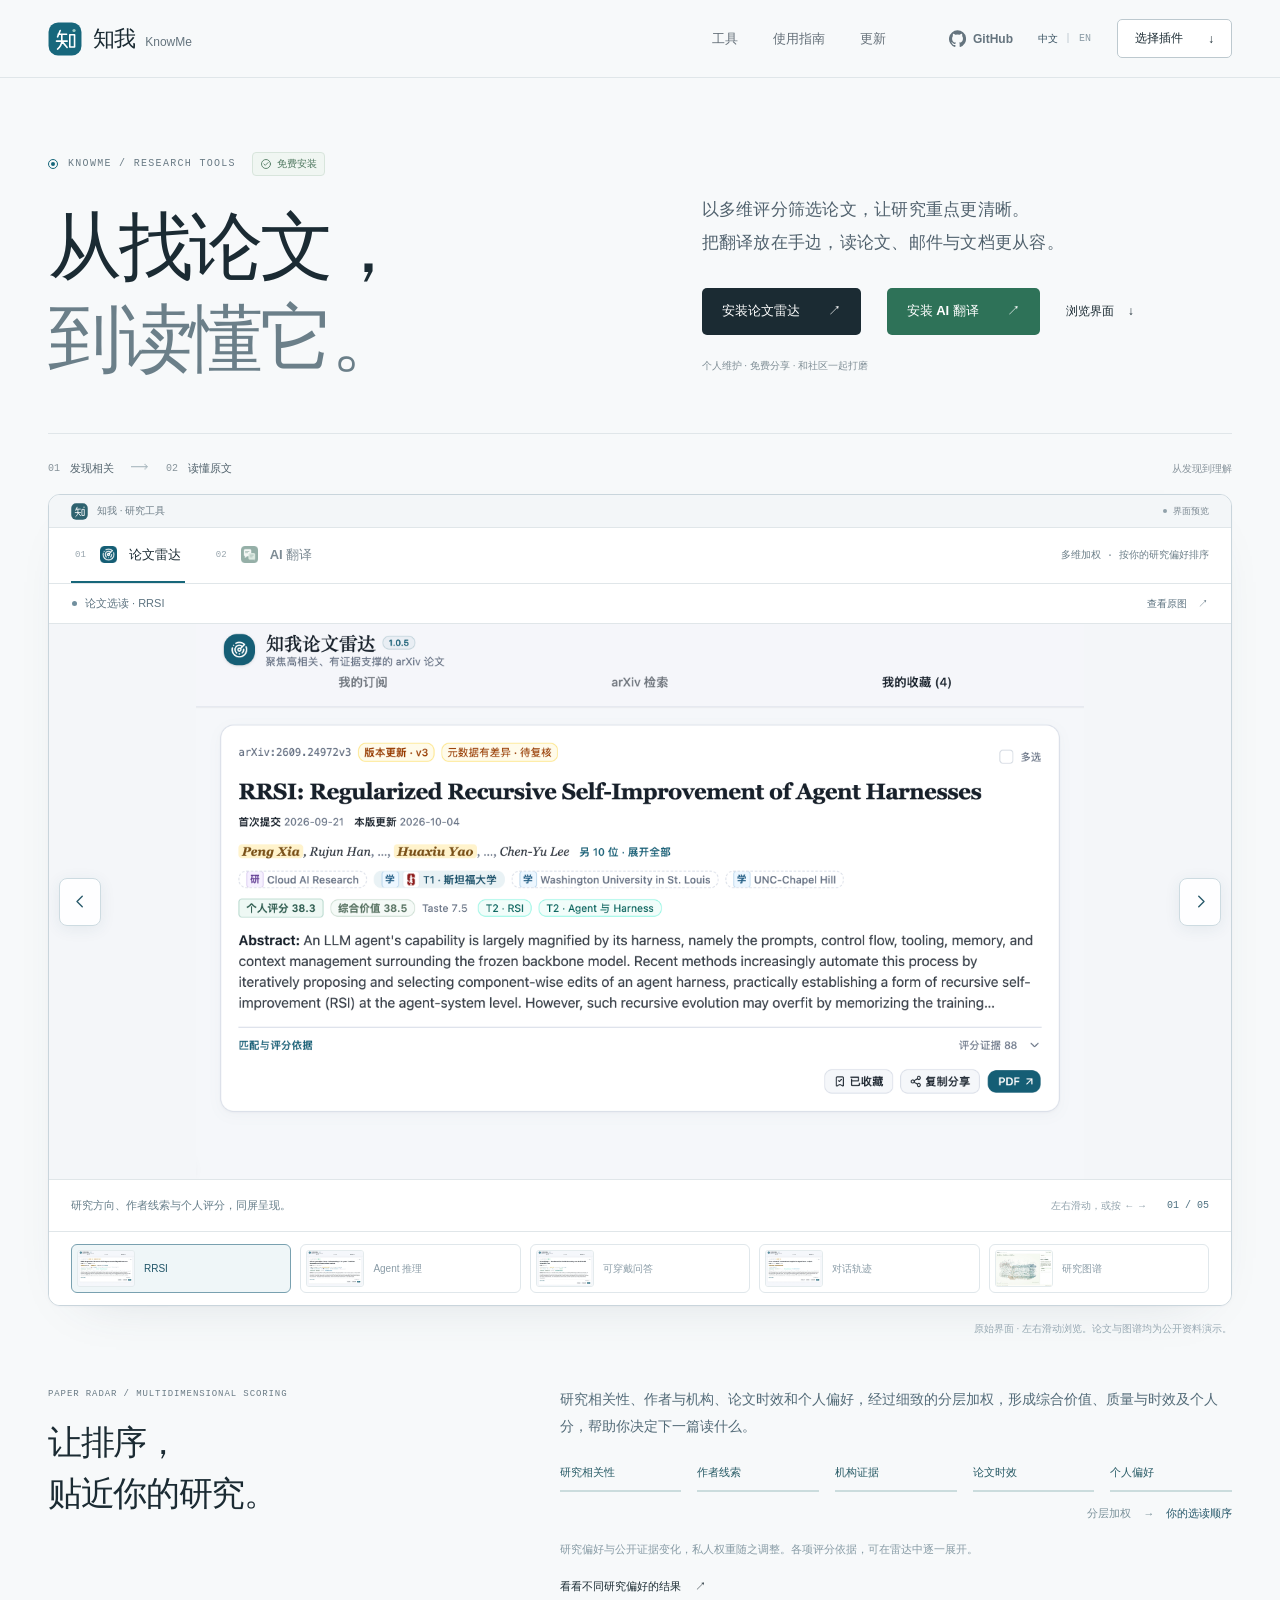
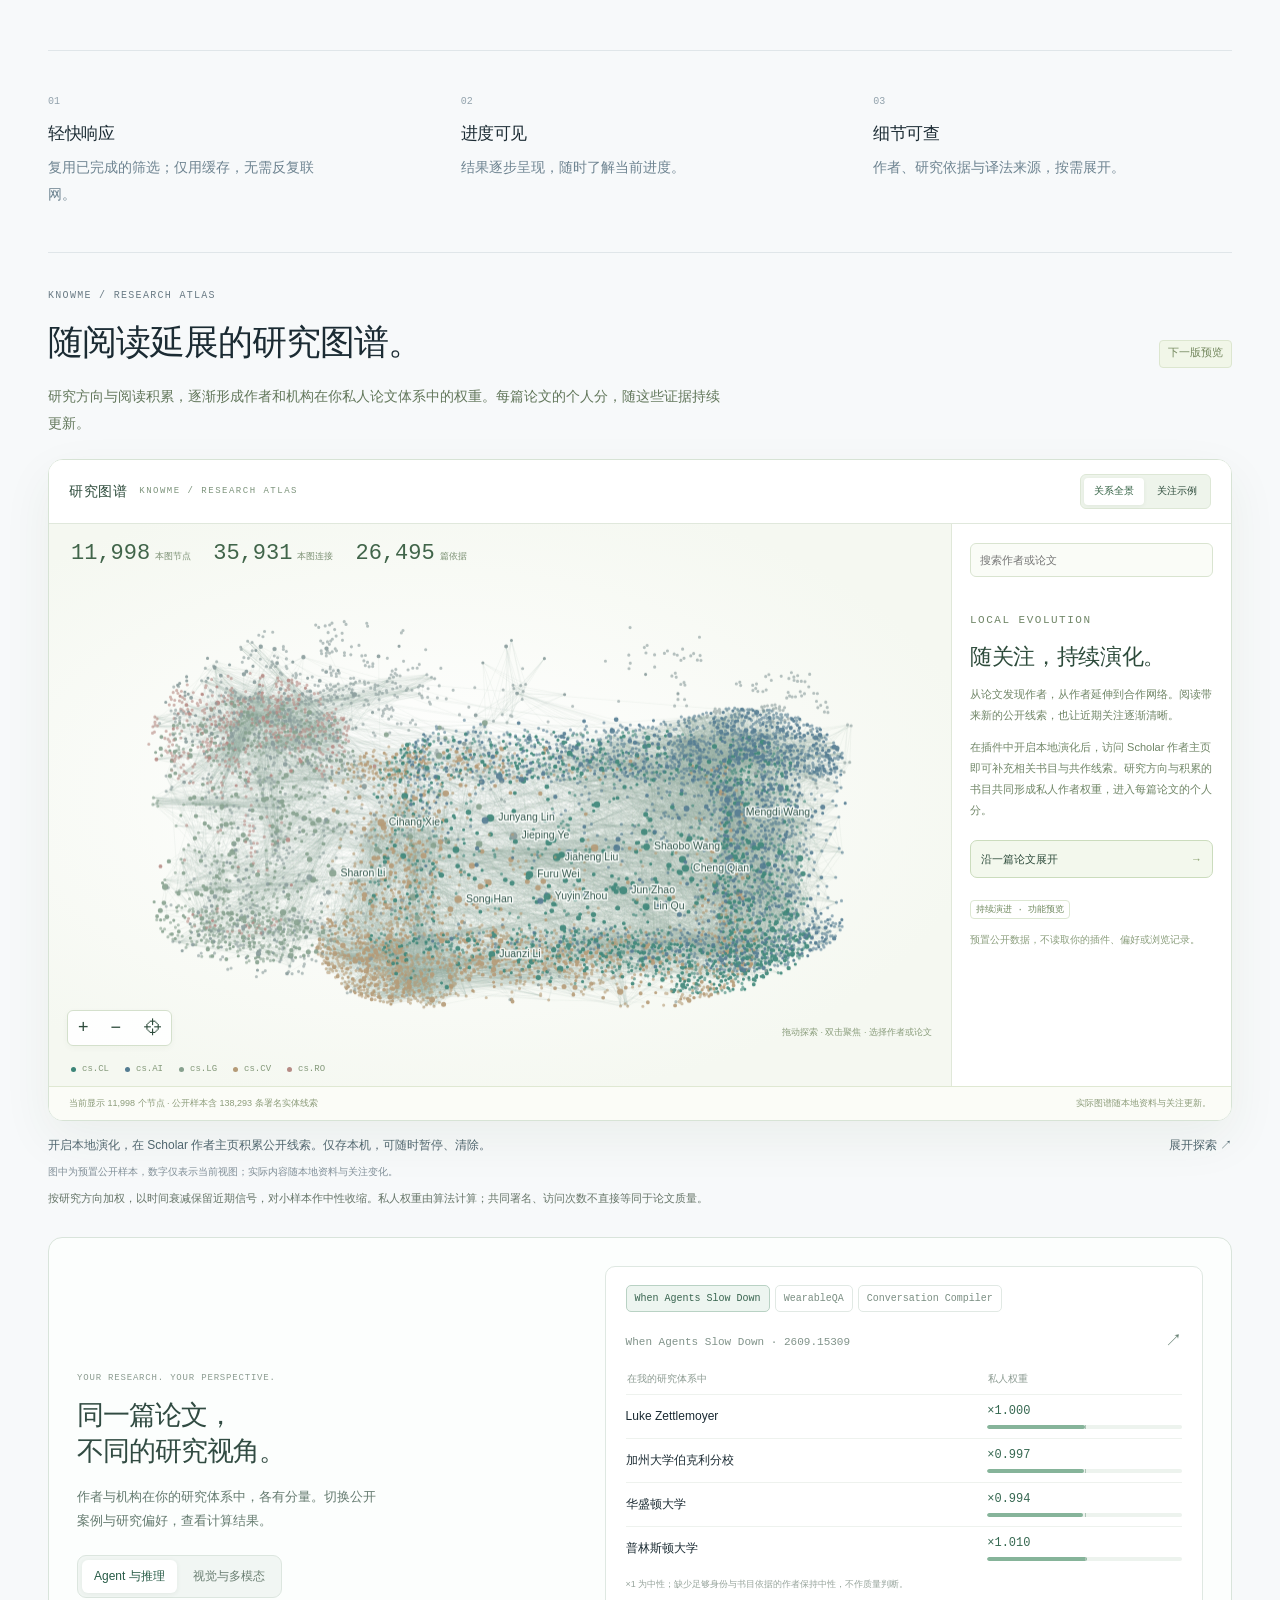
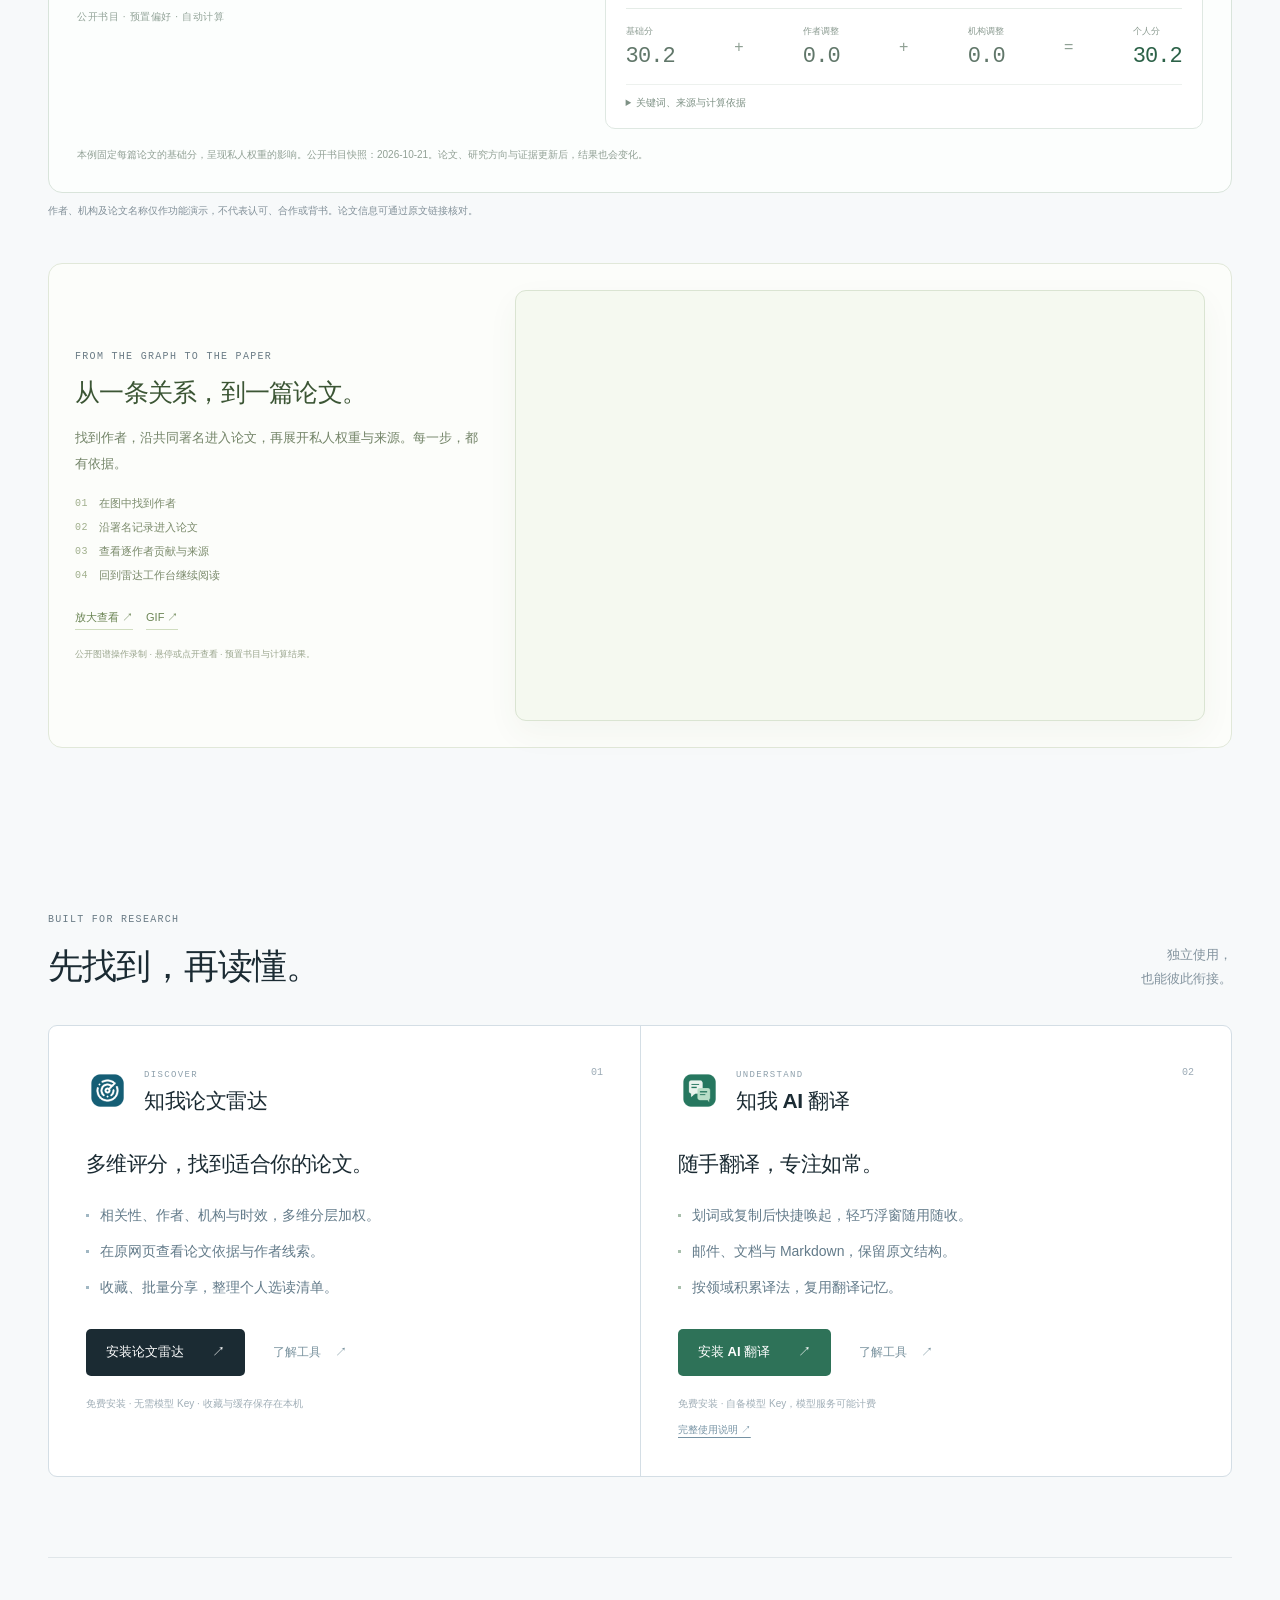
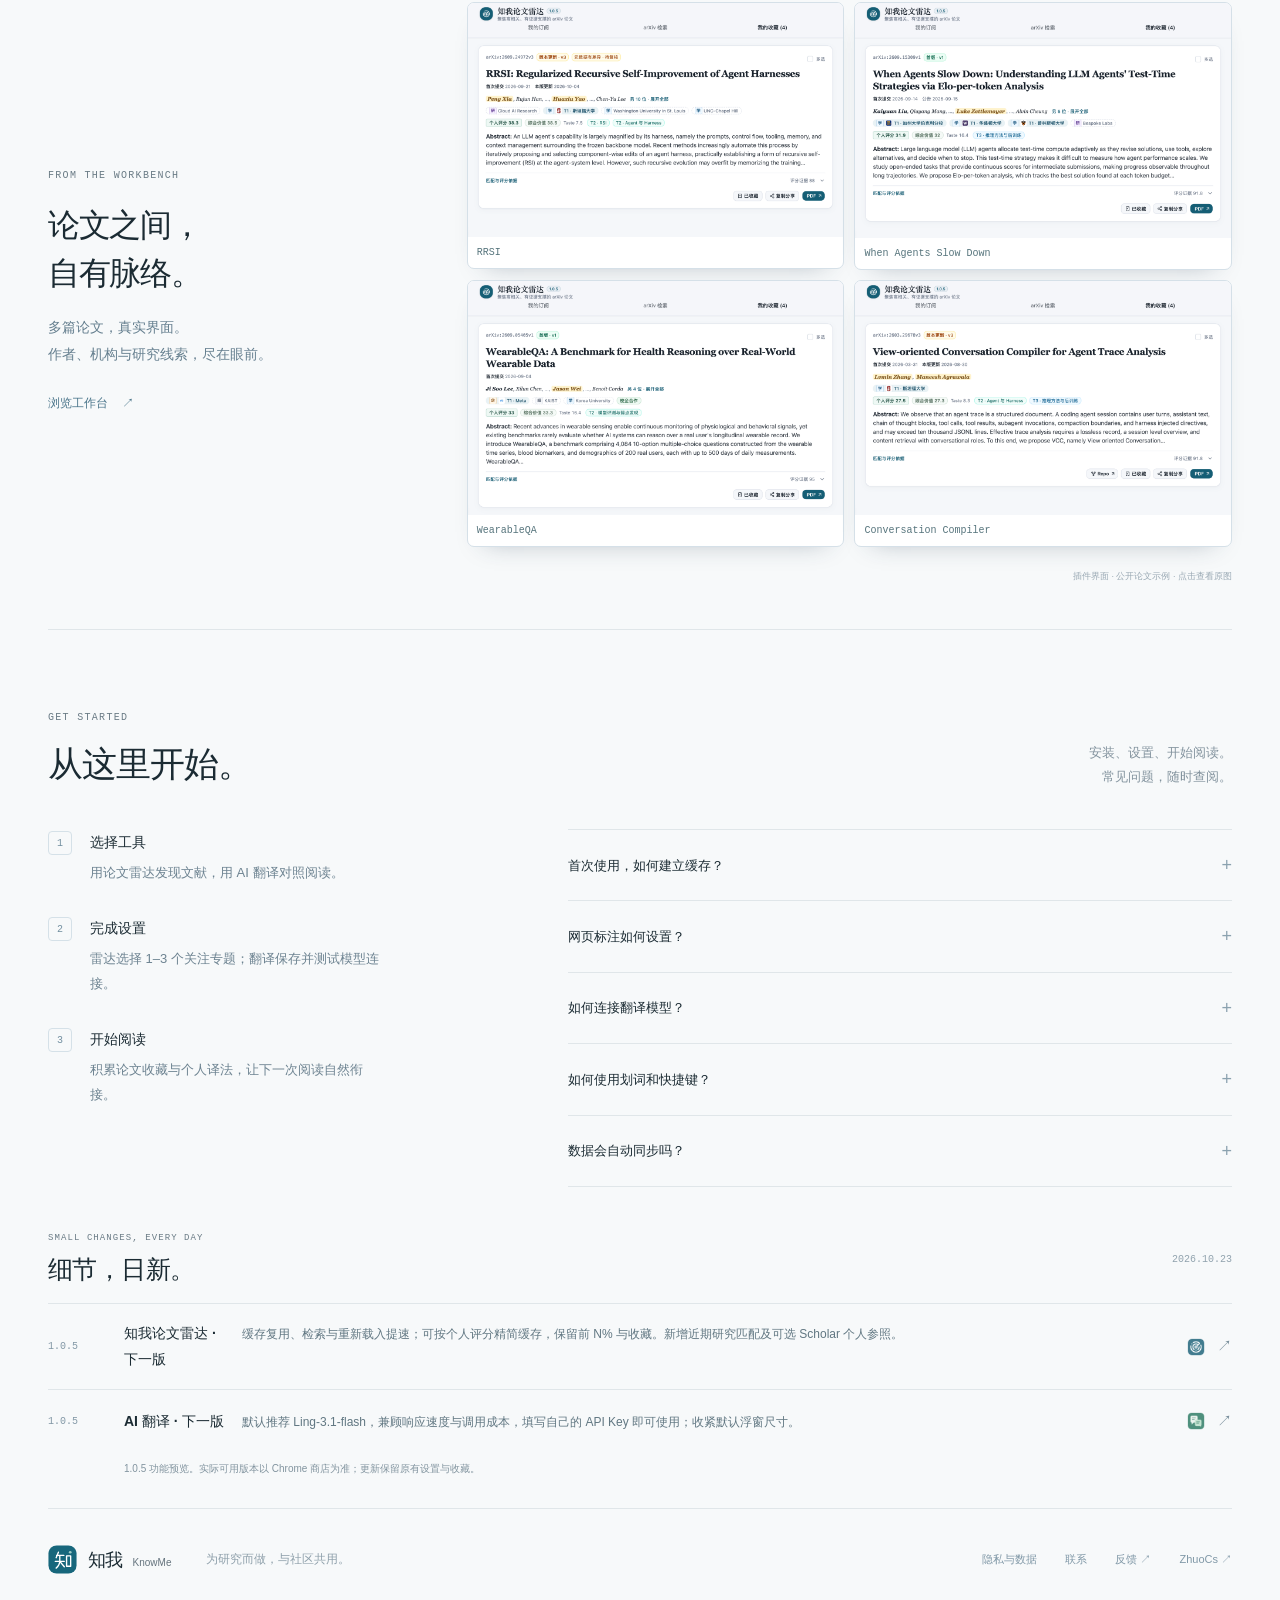
<file: index.html>
<!doctype html>
<html lang="zh-CN">
<head>
  <meta charset="utf-8">
  <meta name="viewport" content="width=device-width,initial-scale=1">
  <meta name="theme-color" content="#f7f9fa">
  <meta name="description" content="个人维护、免费分享的研究工具。论文雷达以多维加权评分形成你的选读顺序，AI 翻译让跨语言阅读更顺手。">
  <meta property="og:title" content="知我 · 从找论文，到读懂它">
  <meta property="og:description" content="个人维护、免费分享的研究工具。论文雷达以多维加权评分形成你的选读顺序，AI 翻译让跨语言阅读更顺手。">
  <meta property="og:type" content="website">
  <meta property="og:image" content="https://hackerchenzhuo.github.io/knowme-research-ai/assets/social-preview.png">
  <meta property="og:image:width" content="1200">
  <meta property="og:image:height" content="630">
  <meta property="og:image:alt" content="知我论文雷达与 AI 翻译：从找论文，到读懂它。">
  <meta name="twitter:image" content="https://hackerchenzhuo.github.io/knowme-research-ai/assets/social-preview.png">
  <meta property="og:url" content="https://hackerchenzhuo.github.io/knowme-research-ai/">
  <link rel="canonical" href="https://hackerchenzhuo.github.io/knowme-research-ai/">
  <link rel="alternate" hreflang="zh-CN" href="https://hackerchenzhuo.github.io/knowme-research-ai/">
  <link rel="alternate" hreflang="en" href="https://hackerchenzhuo.github.io/knowme-research-ai/en/">
  <link rel="alternate" hreflang="x-default" href="https://hackerchenzhuo.github.io/knowme-research-ai/">
  <meta name="twitter:card" content="summary_large_image">
  <title>知我 · 从找论文，到读懂它</title>
  <link rel="icon" type="image/svg+xml" href="assets/knowme.svg">
  <link rel="stylesheet" href="style.css?v=20261024-gallery">
  <script src="app.js?v=20261024-gallery" defer></script>
  <script src="assets/atlas-motion.js?v=20261023-clarity1" defer></script>
</head>
<body>
  <a class="skip-link" href="#main">跳到正文</a>
  <header class="site-header">
    <nav class="shell navigation" aria-label="主导航">
      <a class="brand" href="#top" aria-label="知我首页"><img src="assets/knowme.svg" width="34" height="34" alt=""><span>知我<span class="brand-en">KnowMe</span></span></a>
      <div class="nav-links"><a href="#products">工具</a><a href="#guide">使用指南</a><a href="#updates">更新</a></div>
      <div class="nav-actions"><a class="nav-github" href="https://github.com/hackerchenzhuo/knowme-research-ai" target="_blank" rel="noopener noreferrer" aria-label="GitHub" title="GitHub"><svg viewBox="0 0 24 24" width="17" height="17" aria-hidden="true"><path fill="currentColor" d="M12 .5a12 12 0 0 0-3.79 23.39c.6.11.82-.26.82-.58v-2.23c-3.34.73-4.04-1.42-4.04-1.42-.55-1.39-1.33-1.76-1.33-1.76-1.09-.75.08-.73.08-.73 1.21.09 1.85 1.24 1.85 1.24 1.07 1.83 2.81 1.3 3.5.99.11-.78.42-1.31.76-1.61-2.67-.3-5.47-1.34-5.47-5.93 0-1.31.47-2.38 1.24-3.22-.12-.3-.54-1.52.12-3.18 0 0 1.01-.32 3.3 1.23a11.5 11.5 0 0 1 6 0c2.29-1.55 3.3-1.23 3.3-1.23.66 1.66.24 2.88.12 3.18.77.84 1.24 1.91 1.24 3.22 0 4.6-2.8 5.63-5.48 5.93.43.37.82 1.1.82 2.22v3.3c0 .32.22.7.83.58A12 12 0 0 0 12 .5Z"/></svg><span>GitHub</span></a><div class="language-switch" aria-label="网站语言"><span class="lang-current" lang="zh-CN">中文</span><span class="language-divider" aria-hidden="true">|</span><a href="en/" hreflang="en" lang="en" aria-label="Switch to English">EN</a></div><a class="nav-install" href="#products">选择插件 <span aria-hidden="true">↓</span></a></div>
    </nav>
  </header>
  <main id="main">
    <section class="hero shell" id="top" aria-labelledby="hero-title">
      <div class="hero-heading">
        <div class="hero-labels"><p class="eyebrow"><span class="small-orbit" aria-hidden="true"></span>KNOWME / RESEARCH TOOLS</p><span class="free-badge"><svg viewBox="0 0 16 16" aria-hidden="true"><circle cx="8" cy="8" r="6"/><path d="m5.2 8 1.8 1.8 3.8-3.8"/></svg><span>免费安装</span></span></div>
        <h1 id="hero-title"><span>从找论文，</span><span class="accent">到读懂它。</span></h1>
      </div>
      <div class="hero-intro">
        <p class="hero-copy">以多维评分筛选论文，让研究重点更清晰。<br>把翻译放在手边，读论文、邮件与文档更从容。</p>
        <div class="hero-links"><a class="button primary" href="https://chromewebstore.google.com/detail/aneomkhamcijmfmeeegocbknklflilof?hl=zh-CN" target="_blank" rel="noopener noreferrer">安装论文雷达 <span aria-hidden="true">↗</span></a><a class="button green" href="https://chromewebstore.google.com/detail/ggbnigoglmfkdfmjggiifmfoinncblgm?hl=zh-CN" target="_blank" rel="noopener noreferrer">安装 AI 翻译 <span aria-hidden="true">↗</span></a><a class="text-link" id="watch-demo" href="#experience">浏览界面 <span aria-hidden="true">↓</span></a></div>
        <p class="hero-note">个人维护 · 免费分享 · 和社区一起打磨</p>
      </div>
      <div class="experience-heading"><p><span>01</span> 发现相关 <span class="flow-connector" aria-hidden="true">⟶</span> <span>02</span> 读懂原文</p><span>从发现到理解</span></div>
      <div class="experience" id="experience" data-mode="radar" data-stage="0">
        <div class="window-bar"><span class="window-title"><img src="assets/knowme.svg" width="17" height="17" alt="">知我 · 研究工具</span><span class="demo-label"><i aria-hidden="true"></i>界面预览</span></div>
        <div class="demo-toolbar">
          <div class="product-tabs" role="tablist" aria-label="选择工具演示">
            <button class="product-tab" id="radar-tab" role="tab" type="button" aria-selected="true" aria-controls="radar-demo" data-mode="radar"><span class="product-tab-index" aria-hidden="true">01</span><img src="assets/radar.png" width="23" height="23" alt="">论文雷达</button>
            <button class="product-tab" id="translate-tab" role="tab" type="button" aria-selected="false" aria-controls="translate-demo" tabindex="-1" data-mode="translate"><span class="product-tab-index" aria-hidden="true">02</span><img src="assets/translate.png" width="23" height="23" alt="">AI 翻译</button>
          </div>
          <p class="tour-state"><span id="tour-caption">多维加权 · 按你的研究偏好排序</span></p>
        </div>
        <div id="radar-demo" class="demo-panel radar-panel" role="tabpanel" aria-labelledby="radar-tab">
          <div class="capture-heading"><span><i aria-hidden="true"></i><span id="capture-title">论文选读 · RRSI</span></span><a id="capture-original" href="assets/radar-rrsi.png?v=20261024-gallery" target="_blank" rel="noopener noreferrer">查看原图 <span aria-hidden="true">↗</span></a></div>
          <div class="capture-gallery">
            <div class="radar-capture" id="radar-captures" tabindex="0" role="region" aria-roledescription="轮播画廊" aria-label="论文雷达原始截图画廊" aria-describedby="capture-hint">
              <figure class="capture-slide" role="group" aria-label="1 / 5" aria-hidden="false"><img src="assets/radar-rrsi.webp?v=20261024-gallery" alt="论文雷达工作台：RRSI 的独立论文卡片与个人评分。" width="1280" height="800" draggable="false" decoding="async" fetchpriority="high"></figure>
              <figure class="capture-slide" role="group" aria-label="2 / 5" aria-hidden="true"><img src="assets/radar-agents.webp?v=20261024-gallery" alt="论文雷达工作台：When Agents Slow Down 的独立论文卡片。" width="1280" height="800" draggable="false" decoding="async" loading="lazy"></figure>
              <figure class="capture-slide" role="group" aria-label="3 / 5" aria-hidden="true"><img src="assets/radar-wearableqa.webp?v=20261024-gallery" alt="论文雷达工作台：WearableQA 的论文、作者与机构标签。" width="1280" height="800" draggable="false" decoding="async" loading="lazy"></figure>
              <figure class="capture-slide" role="group" aria-label="4 / 5" aria-hidden="true"><img src="assets/radar-conversation.webp?v=20261024-gallery" alt="论文雷达工作台：Conversation Compiler 的论文卡片与代码入口。" width="1280" height="800" draggable="false" decoding="async" loading="lazy"></figure>
              <figure class="capture-slide" role="group" aria-label="5 / 5" aria-hidden="true"><img src="assets/radar-research-map.webp?v=20261024-gallery" alt="研究图谱：公开书目中的作者与合作关系。" width="1280" height="800" draggable="false" decoding="async" loading="lazy"></figure>
            </div>
            <button class="capture-arrow capture-previous" type="button" data-capture-direction="-1" aria-label="上一张截图" aria-controls="radar-captures"><svg viewBox="0 0 24 24" aria-hidden="true"><path d="m14 6-6 6 6 6"/></svg></button>
            <button class="capture-arrow capture-next" type="button" data-capture-direction="1" aria-label="下一张截图" aria-controls="radar-captures"><svg viewBox="0 0 24 24" aria-hidden="true"><path d="m10 6 6 6-6 6"/></svg></button>
          </div>
          <div class="capture-footer"><p id="capture-description">研究方向、作者线索与个人评分，同屏呈现。</p><span class="capture-hint" id="capture-hint">左右滑动，或按 ← →</span><span class="capture-position" id="capture-position" aria-hidden="true">01 / 05</span></div>
        </div>
        <div id="translate-demo" class="demo-panel translate-panel" role="tabpanel" aria-labelledby="translate-tab" hidden>
          <section class="source-pane" aria-label="英文 Markdown 阅读笔记">
            <div class="pane-heading"><span>原文 <span class="pane-paper">research-notes.md</span></span><button type="button" id="source-format" aria-pressed="false">Markdown <span aria-hidden="true">‹/›</span></button></div>
            <div class="reading-scroll source-scroll" tabindex="0" role="region" aria-label="英文原文与 Markdown 源码，可滚动">
              <!-- fixed-demo:start -->
<article class="markdown-document source-rendered" lang="en">
<section data-section="intro"><p class="document-eyebrow">READING BRIEF / THREE PAPERS</p><h3>Three papers.<br>Three research questions.</h3><blockquote><strong>Sources.</strong> <a href="https://arxiv.org/abs/2609.15309" target="_blank" rel="noopener noreferrer">When Agents Slow Down ↗</a> · <a href="https://arxiv.org/abs/2609.05405" target="_blank" rel="noopener noreferrer">WearableQA ↗</a> · <a href="https://arxiv.org/abs/2603.29678" target="_blank" rel="noopener noreferrer">Conversation Compiler ↗</a></blockquote><h4>1. Start with the research question</h4><p>A useful reading brief connects the question, the data and the evidence. These three papers provide different starting points.</p><ol><li><strong>Agent reasoning</strong><ul><li>Inspect the test-time strategy and token budget.</li><li>Follow the decisions recorded in the <em>trace</em>.</li></ul></li><li><strong>Wearable data</strong><ul><li>Check the available health signals.</li><li>Separate the task definition from the evidence used to answer it.</li></ul></li><li><strong>Conversation analysis</strong><ul><li>Follow the views used to inspect an agent trace.</li><li>Return to the original paper for its full method.</li></ul></li></ol></section>
<section data-section="table"><h4>1.1 A compact comparison</h4><table><thead><tr><th>Paper</th><th>Research focus</th><th>Read for</th></tr></thead><tbody><tr><td><a href="https://arxiv.org/abs/2609.15309" target="_blank" rel="noopener noreferrer">When Agents Slow Down ↗</a></td><td>LLM agent strategies</td><td>Compute and progress</td></tr><tr><td><a href="https://arxiv.org/abs/2609.05405" target="_blank" rel="noopener noreferrer">WearableQA ↗</a></td><td>Reasoning over wearable data</td><td>Signals and questions</td></tr><tr><td><a href="https://arxiv.org/abs/2603.29678" target="_blank" rel="noopener noreferrer">Conversation Compiler ↗</a></td><td>Agent trace analysis</td><td>Views and evidence</td></tr></tbody></table></section>
<section data-section="outline"><h4>2. Trace the evidence</h4><p>A <strong>trace</strong> records steps in a process. Keep each claim connected to its source.</p><ul><li>Read the research question.<ul><li>Locate the relevant figure or example.</li><li>Keep source links with your notes.</li></ul></li><li>Record open questions for the next pass.</li></ul></section>
<section data-section="code"><h4>3. Keep code intact</h4><pre><code>for paper in reading_list:
    print(paper["title"], paper["url"])</code></pre><p class="document-reference">Illustrative reading checklist. Open each source for the complete paper.</p></section></article><pre class="markdown-source" hidden lang="en"><code><span data-section="intro"># Three papers. Three research questions.

&gt; **Sources:** [When Agents Slow Down](https://arxiv.org/abs/2609.15309) · [WearableQA](https://arxiv.org/abs/2609.05405) · [Conversation Compiler](https://arxiv.org/abs/2603.29678)

## 1. Start with the research question

1. **Agent reasoning**
   - Inspect the test-time strategy and token budget.
   - Follow the decisions recorded in the *trace*.
2. **Wearable data**
   - Check the available health signals.
   - Separate the task definition from the evidence.
3. **Conversation analysis**
   - Follow the views used to inspect an agent trace.
   - Return to the original paper for its full method.

</span><span data-section="table">### 1.1 A compact comparison

| Paper | Research focus | Read for |
| :--- | :--- | :--- |
| [When Agents Slow Down](https://arxiv.org/abs/2609.15309) | LLM agent strategies | Compute and progress |
| [WearableQA](https://arxiv.org/abs/2609.05405) | Reasoning over wearable data | Signals and questions |
| [Conversation Compiler](https://arxiv.org/abs/2603.29678) | Agent trace analysis | Views and evidence |

</span><span data-section="outline">## 2. Trace the evidence

A **trace** records steps in a process. Keep each claim connected to its source.

- Read the research question.
  - Locate the relevant figure or example.
  - Keep source links with your notes.
- Record open questions for the next pass.

</span><span data-section="code">## 3. Keep code intact

```python
for paper in reading_list:
    print(paper[&quot;title&quot;], paper[&quot;url&quot;])
```

Illustrative reading checklist. Open each source for the complete paper.
</span></code></pre>
<!-- fixed-demo:end -->
            </div>
            <div class="reading-footer"><span>标题、链接、表格与代码，结构完整。</span><a href="https://arxiv.org/abs/2609.24972" target="_blank" rel="noopener noreferrer">arXiv ↗</a></div>
          </section>
          <section class="translation-pane" aria-label="保留 Markdown 结构的中文译文">
            <div class="pane-heading"><span>译文 <span class="pane-paper">保留原文结构</span></span><span class="language-tag">简体中文</span></div>
            <div class="reading-scroll translation-scroll" tabindex="0" role="region" aria-label="中文译文，可滚动对照标题、表格与代码">
              <!-- fixed-demo:start -->
<article class="markdown-document translated-document" lang="zh-CN">
<section data-section="intro"><p class="document-eyebrow">阅读简报 / 三篇论文</p><h3>三篇论文，<br>三个研究问题。</h3><blockquote><strong>来源。</strong><a href="https://arxiv.org/abs/2609.15309" target="_blank" rel="noopener noreferrer">When Agents Slow Down ↗</a> · <a href="https://arxiv.org/abs/2609.05405" target="_blank" rel="noopener noreferrer">WearableQA ↗</a> · <a href="https://arxiv.org/abs/2603.29678" target="_blank" rel="noopener noreferrer">Conversation Compiler ↗</a></blockquote><h4>1. 从研究问题开始</h4><p>一份有用的阅读简报，会把问题、数据与证据联系起来。这三篇论文提供了不同的切入点。</p><ol><li><strong>Agent 推理</strong><ul><li>查看测试时策略与 token 预算。</li><li>沿着<span data-term>执行轨迹</span>理解各步决策。</li></ul></li><li><strong>可穿戴数据</strong><ul><li>核对可用的健康信号。</li><li>分别查看任务定义与作答依据。</li></ul></li><li><strong>对话分析</strong><ul><li>了解用于分析 Agent <span data-term>执行轨迹</span>的不同视图。</li><li>返回原文，查看完整方法。</li></ul></li></ol></section>
<section data-section="table"><h4>1.1 简明对照</h4><table><thead><tr><th>论文</th><th>研究重点</th><th>阅读线索</th></tr></thead><tbody><tr><td><a href="https://arxiv.org/abs/2609.15309" target="_blank" rel="noopener noreferrer">When Agents Slow Down ↗</a></td><td>大模型 Agent 策略</td><td>计算开销与过程进展</td></tr><tr><td><a href="https://arxiv.org/abs/2609.05405" target="_blank" rel="noopener noreferrer">WearableQA ↗</a></td><td>可穿戴数据推理</td><td>信号与问题设置</td></tr><tr><td><a href="https://arxiv.org/abs/2603.29678" target="_blank" rel="noopener noreferrer">Conversation Compiler ↗</a></td><td>Agent 轨迹分析</td><td>分析视图与证据</td></tr></tbody></table></section>
<section data-section="outline"><h4>2. 沿线索查看证据</h4><p><strong><span data-term>执行轨迹</span></strong>记录了一个过程中的各个步骤。为每条结论保留对应的来源。</p><ul><li>明确研究问题。<ul><li>找到对应的图表或实例。</li><li>将原文链接保存在笔记中。</li></ul></li><li>记录留待下一轮阅读的问题。</li></ul></section>
<section data-section="code"><h4>3. 代码保持原样</h4><pre><code>for paper in reading_list:
    print(paper["title"], paper["url"])</code></pre><p class="document-reference">此处为阅读清单示例；完整内容请查阅各篇原文。</p></section></article>
<!-- fixed-demo:end -->
            </div>
            <div class="term-preference"><div><span class="term-symbol" aria-hidden="true">Aa</span><p><strong>沿用你的译法</strong><span>trace <span aria-hidden="true">→</span> <label class="sr-only" for="term-choice">trace 的示例译法</label><select id="term-choice"><option value="执行轨迹">执行轨迹</option><option value="过程记录">过程记录</option></select></span></p></div><button type="button" id="remember-term">保存译法 <span aria-hidden="true">↗</span></button></div>
            <p class="memory-status" id="memory-status" role="status">按领域与语境，沿用个人译法。</p>
          </section>
        </div>
        <div class="demo-controls">
          <div class="stage-controls" role="group" aria-label="选择演示画面"><button type="button" data-stage="0" aria-pressed="true"><span class="stage-number">01</span><img class="stage-thumb" src="assets/radar-rrsi-thumb.webp?v=20261024-gallery" alt="" width="220" height="138" loading="lazy"><span class="stage-name">RRSI</span></button><button type="button" data-stage="1" aria-pressed="false"><span class="stage-number">02</span><img class="stage-thumb" src="assets/radar-agents-thumb.webp?v=20261024-gallery" alt="" width="220" height="138" loading="lazy"><span class="stage-name">Agent 推理</span></button><button type="button" data-stage="2" aria-pressed="false"><span class="stage-number">03</span><img class="stage-thumb" src="assets/radar-wearableqa-thumb.webp?v=20261024-gallery" alt="" width="220" height="138" loading="lazy"><span class="stage-name">可穿戴问答</span></button><button type="button" data-stage="3" aria-pressed="false"><span class="stage-number">04</span><img class="stage-thumb" src="assets/radar-conversation-thumb.webp?v=20261024-gallery" alt="" width="220" height="138" loading="lazy"><span class="stage-name">对话轨迹</span></button><button type="button" data-stage="4" aria-pressed="false"><span class="stage-number">05</span><img class="stage-thumb" src="assets/radar-research-map-thumb.webp?v=20261024-gallery" alt="" width="220" height="138" loading="lazy"><span class="stage-name">研究图谱</span></button></div>

        </div>
      </div>
      <p class="demo-disclaimer" id="demo-disclaimer">原始界面 · 左右滑动浏览。论文与图谱均为公开资料演示。</p>
    </section>

    <section class="score-section shell" id="ranking" aria-labelledby="score-title">
      <div class="score-heading"><p class="eyebrow">PAPER RADAR / MULTIDIMENSIONAL SCORING</p><h2 id="score-title">让排序，<br>贴近你的研究。</h2></div>
      <div class="score-copy"><p>研究相关性、作者与机构、论文时效和个人偏好，经过细致的分层加权，形成综合价值、质量与时效及个人分，帮助你决定下一篇读什么。</p><div class="score-signals" aria-label="评分维度"><span>研究相关性</span><span>作者线索</span><span>机构证据</span><span>论文时效</span><span>个人偏好</span></div><div class="score-result"><span>分层加权</span><span aria-hidden="true">→</span><strong>你的选读顺序</strong></div><p class="score-note">研究偏好与公开证据变化，私人权重随之调整。各项评分依据，可在雷达中逐一展开。</p><a class="text-link" href="#personal-ranking-preview">看看不同研究偏好的结果 <span aria-hidden="true">↗</span></a></div>
    </section>

    <section class="principles shell" aria-label="日常使用">
      <div><span class="principle-number">01</span><h2>轻快响应</h2><p>复用已完成的筛选；仅用缓存，无需反复联网。</p></div>
      <div><span class="principle-number">02</span><h2>进度可见</h2><p>结果逐步呈现，随时了解当前进度。</p></div>
      <div><span class="principle-number">03</span><h2>细节可查</h2><p>作者、研究依据与译法来源，按需展开。</p></div>
    </section>

    <section class="atlas-section shell" id="research-atlas" aria-labelledby="atlas-title">
      <div class="section-heading"><div><p class="eyebrow">KNOWME / RESEARCH ATLAS</p><h2 id="atlas-title">随阅读延展的研究图谱。</h2></div><span class="atlas-preview">下一版预览</span></div>
      <p class="atlas-intro">研究方向与阅读积累，逐渐形成作者和机构在你私人论文体系中的权重。每篇论文的个人分，随这些证据持续更新。</p>
      <div class="atlas-frame" data-atlas-state="idle" aria-busy="false"><div class="atlas-loading" role="status"><span class="atlas-loading-mark" aria-hidden="true"></span><span class="atlas-loading-label">正在展开研究图谱…</span></div><iframe data-atlas-src="assets/research-atlas.html?v=20261023-clarity1" title="可探索的作者合作图谱 · 公开数据演示" loading="eager" sandbox="allow-scripts allow-same-origin allow-popups allow-popups-to-escape-sandbox"></iframe></div>
      <div class="atlas-notes"><p>开启本地演化，在 Scholar 作者主页积累公开线索。仅存本机，可随时暂停、清除。</p><a href="assets/research-atlas.html?v=20261023-clarity1" target="_blank" rel="noopener noreferrer">展开探索 <span aria-hidden="true">↗</span></a></div>
      <p class="atlas-source">图中为预置公开样本，数字仅表示当前视图；实际内容随本地资料与关注变化。</p>
      <p class="atlas-source atlas-score-note" id="atlas-score-note">按研究方向加权，以时间衰减保留近期信号，对小样本作中性收缩。私人权重由算法计算；共同署名、访问次数不直接等同于论文质量。</p>

      <div class="personal-preview" id="personal-ranking-preview">
 <div class="personal-preview-copy"><p class="eyebrow">YOUR RESEARCH. YOUR PERSPECTIVE.</p><h3>同一篇论文，<br>不同的研究视角。</h3><p>作者与机构在你的研究体系中，各有分量。切换公开案例与研究偏好，查看计算结果。</p>
 <div class="personal-profile-switch" role="group" aria-label="切换研究偏好示例"><button type="button" data-personal-profile="agents" aria-pressed="true">Agent 与推理</button><button type="button" data-personal-profile="vision" aria-pressed="false">视觉与多模态</button></div><span class="personal-sample-label">公开书目 · 预置偏好 · 自动计算</span></div>
 <div class="personal-preview-paper"><div class="personal-paper-switch" role="group" aria-label="选择公开论文案例"><button type="button" data-personal-paper="2609.15309" aria-pressed="true">When Agents Slow Down</button><button type="button" data-personal-paper="2609.05405" aria-pressed="false">WearableQA</button><button type="button" data-personal-paper="2603.29678" aria-pressed="false">Conversation Compiler</button></div><div class="personal-preview-heading"><span data-personal-title></span><a data-personal-source href="https://arxiv.org/abs/2609.15309" target="_blank" rel="noopener noreferrer" aria-label="查看论文来源">↗</a></div>
 <table><caption class="sr-only">由公开书目与预置偏好计算的权重</caption><thead><tr><th>在我的研究体系中</th><th>私人权重</th></tr></thead><tbody data-personal-rows></tbody></table>
 <p class="personal-weight-note" data-personal-weight-note></p><div class="personal-equation" aria-live="polite"><div><small>基础分</small><b data-personal-base></b></div><span>+</span><div><small>作者调整</small><b data-personal-author-adjustment></b></div><span>+</span><div><small>机构调整</small><b data-personal-institution-adjustment></b></div><span>=</span><div class="personal-equation-total"><small>个人分</small><b data-personal-total></b></div></div>
 <details class="personal-method"><summary>关键词、来源与计算依据</summary><div data-personal-evidence></div><p>私人权重来自研究方向与有时间衰减的书目匹配；小样本向中性收缩。基础证据分保留既有评估规则，单独列示。</p></details></div>
 <p class="personal-preview-note">本例固定每篇论文的基础分，呈现私人权重的影响。公开书目快照：2026-10-21。论文、研究方向与证据更新后，结果也会变化。</p>
 <script type="application/json" id="personal-preview-data">{"asOf":"2026-10-21","source":"Precomputed by the extension engine using public bibliography. Preset preferences; no browsing history or personal data.","papers":[{"id":"2609.15309","short":"When Agents Slow Down","focusAuthor":"Luke Zettlemoyer","title":"When Agents Slow Down: Understanding LLM Agents' Test-Time Strategies via Elo-per-token Analysis","url":"https://arxiv.org/abs/2609.15309","cases":[{"id":"agents","name":"Agent 与推理","nameEn":"Agents & reasoning","base":30.2,"authorAdjustment":0,"institutionAdjustment":0,"total":30.2,"authors":[{"name":"Luke Zettlemoyer","weight":1,"judged":0,"matched":0,"adjustment":0,"state":"neutral"}],"institutions":[{"id":"berkeley","name":"加州大学伯克利分校","weight":0.997,"papers":573,"fit":1,"keywords":["agent"],"examples":[{"id":"2609.19090","title":"Securing quantum error correction against misleading advice from AI agents","date":"2026-09-16","url":"https://arxiv.org/abs/2609.19090"},{"id":"2609.15309","title":"When Agents Slow Down: Understanding LLM Agents' Test-Time Strategies via Elo-per-token Analysis","date":"2026-09-14","url":"https://arxiv.org/abs/2609.15309"},{"id":"2609.16436","title":"Interpreting and Steering LLM Agents for Social Simulations","date":"2026-09-14","url":"https://arxiv.org/abs/2609.16436"}],"state":"ready"},{"id":"washington","name":"华盛顿大学","weight":0.994,"papers":472,"fit":0.9,"keywords":["agent"],"examples":[{"id":"2609.15309","title":"When Agents Slow Down: Understanding LLM Agents' Test-Time Strategies via Elo-per-token Analysis","date":"2026-09-14","url":"https://arxiv.org/abs/2609.15309"},{"id":"2609.13443","title":"Learning to Solve Hard Problems in RL for LLMs by Never Giving Up","date":"2026-09-11","url":"https://arxiv.org/abs/2609.13443"},{"id":"2609.06783","title":"AURA-Eval: Evaluation Framework for Acting Under Risk Awareness in LLM Agent Trajectories","date":"2026-09-06","url":"https://arxiv.org/abs/2609.06783"}],"state":"ready"},{"id":"princeton","name":"普林斯顿大学","weight":1.01,"papers":367,"fit":1.5,"keywords":["reasoning","agent"],"examples":[{"id":"2609.15309","title":"When Agents Slow Down: Understanding LLM Agents' Test-Time Strategies via Elo-per-token Analysis","date":"2026-09-14","url":"https://arxiv.org/abs/2609.15309"},{"id":"2608.05139","title":"Toward Skill-Native LLMs: Skill Entropy for Benchmarking and Training Long-Horizon Reasoning","date":"2026-08-05","url":"https://arxiv.org/abs/2608.05139"},{"id":"2605.29025","title":"When Models Disagree: Rethinking LLM Evaluation for Public Comment Analysis","date":"2026-05-27","url":"https://arxiv.org/abs/2605.29025"}],"state":"ready"}]},{"id":"vision","name":"视觉与多模态","nameEn":"Vision & multimodal","base":30.2,"authorAdjustment":0,"institutionAdjustment":-0.1,"total":30.1,"authors":[{"name":"Luke Zettlemoyer","weight":1,"judged":0,"matched":0,"adjustment":0,"state":"neutral"}],"institutions":[{"id":"berkeley","name":"加州大学伯克利分校","weight":0.965,"papers":573,"fit":0,"keywords":["agent","LLM","advice","demonstration"],"examples":[{"id":"2609.19090","title":"Securing quantum error correction against misleading advice from AI agents","date":"2026-09-16","url":"https://arxiv.org/abs/2609.19090"},{"id":"2609.15309","title":"When Agents Slow Down: Understanding LLM Agents' Test-Time Strategies via Elo-per-token Analysis","date":"2026-09-14","url":"https://arxiv.org/abs/2609.15309"},{"id":"2609.16436","title":"Interpreting and Steering LLM Agents for Social Simulations","date":"2026-09-14","url":"https://arxiv.org/abs/2609.16436"}],"state":"ready"},{"id":"washington","name":"华盛顿大学","weight":0.966,"papers":472,"fit":0,"keywords":["never","agent","LLM","fitted"],"examples":[{"id":"2609.15309","title":"When Agents Slow Down: Understanding LLM Agents' Test-Time Strategies via Elo-per-token Analysis","date":"2026-09-14","url":"https://arxiv.org/abs/2609.15309"},{"id":"2609.13443","title":"Learning to Solve Hard Problems in RL for LLMs by Never Giving Up","date":"2026-09-11","url":"https://arxiv.org/abs/2609.13443"},{"id":"2609.06783","title":"AURA-Eval: Evaluation Framework for Acting Under Risk Awareness in LLM Agent Trajectories","date":"2026-09-06","url":"https://arxiv.org/abs/2609.06783"}],"state":"ready"},{"id":"princeton","name":"普林斯顿大学","weight":0.966,"papers":367,"fit":0,"keywords":["reasoning","galaxy","agent","LLM","public"],"examples":[{"id":"2609.15309","title":"When Agents Slow Down: Understanding LLM Agents' Test-Time Strategies via Elo-per-token Analysis","date":"2026-09-14","url":"https://arxiv.org/abs/2609.15309"},{"id":"2608.05139","title":"Toward Skill-Native LLMs: Skill Entropy for Benchmarking and Training Long-Horizon Reasoning","date":"2026-08-05","url":"https://arxiv.org/abs/2608.05139"},{"id":"2605.29025","title":"When Models Disagree: Rethinking LLM Evaluation for Public Comment Analysis","date":"2026-05-27","url":"https://arxiv.org/abs/2605.29025"}],"state":"ready"}]}]},{"id":"2609.05405","short":"WearableQA","focusAuthor":"Jason Wei","title":"WearableQA: A Benchmark for Health Reasoning over Real-World Wearable Data","url":"https://arxiv.org/abs/2609.05405","cases":[{"id":"agents","name":"Agent 与推理","nameEn":"Agents & reasoning","base":28.5,"authorAdjustment":0,"institutionAdjustment":0,"total":28.5,"authors":[{"name":"Jason Wei","weight":1,"judged":0,"matched":0,"adjustment":0,"state":"neutral"}],"institutions":[{"id":"meta","name":"Meta","weight":0.988,"papers":345,"fit":0.7,"keywords":["agent"],"examples":[{"id":"2609.10922","title":"Auto-RecSys: Harnessing Autonomous Research Agents for Industry-Scale Recommender System","date":"2026-09-10","url":"https://arxiv.org/abs/2609.10922"},{"id":"2609.03109","title":"SLIDEFORGE: An LLM Agent for Controllable Editing of Slides as Structured Artifacts","date":"2026-09-02","url":"https://arxiv.org/abs/2609.03109"},{"id":"2608.05446","title":"EvoHarness-RL: Learning Self-Evolving Runtime Harness for Long-Horizon LLM Agents","date":"2026-08-05","url":"https://arxiv.org/abs/2608.05446"}],"state":"ready"}]},{"id":"vision","name":"视觉与多模态","nameEn":"Vision & multimodal","base":28.5,"authorAdjustment":0,"institutionAdjustment":-0.1,"total":28.4,"authors":[{"name":"Jason Wei","weight":1,"judged":0,"matched":0,"adjustment":0,"state":"neutral"}],"institutions":[{"id":"meta","name":"Meta","weight":0.966,"papers":345,"fit":0,"keywords":["ads","recommendation","eye","agent","recommender"],"examples":[{"id":"2609.10922","title":"Auto-RecSys: Harnessing Autonomous Research Agents for Industry-Scale Recommender System","date":"2026-09-10","url":"https://arxiv.org/abs/2609.10922"},{"id":"2609.03109","title":"SLIDEFORGE: An LLM Agent for Controllable Editing of Slides as Structured Artifacts","date":"2026-09-02","url":"https://arxiv.org/abs/2609.03109"},{"id":"2608.05446","title":"EvoHarness-RL: Learning Self-Evolving Runtime Harness for Long-Horizon LLM Agents","date":"2026-08-05","url":"https://arxiv.org/abs/2608.05446"}],"state":"ready"}]}]},{"id":"2603.29678","short":"Conversation Compiler","focusAuthor":"Maneesh Agrawala","title":"View-oriented Conversation Compiler for Agent Trace Analysis","url":"https://arxiv.org/abs/2603.29678","cases":[{"id":"agents","name":"Agent 与推理","nameEn":"Agents & reasoning","base":21.3,"authorAdjustment":0,"institutionAdjustment":0,"total":21.3,"authors":[{"name":"Maneesh Agrawala","weight":1,"judged":0,"matched":0,"adjustment":0,"state":"neutral"}],"institutions":[{"id":"stanford","name":"斯坦福大学","weight":1.021,"papers":911,"fit":1.9,"keywords":["agent","reasoning"],"examples":[{"id":"2605.11633","title":"Can LLM Agents Respond to Disasters? Benchmarking Heterogeneous Geospatial Reasoning in Emergency Operations","date":"2026-05-12","url":"https://arxiv.org/abs/2605.11633"},{"id":"2609.19883","title":"PetriBench: Benchmarking LLM Reasoning over Dynamic State Spaces","date":"2026-09-17","url":"https://arxiv.org/abs/2609.19883"},{"id":"2608.05643","title":"Refining Over Resampling: Test-Time Self-Correction for LLM Reasoning","date":"2026-08-06","url":"https://arxiv.org/abs/2608.05643"}],"state":"ready"}]},{"id":"vision","name":"视觉与多模态","nameEn":"Vision & multimodal","base":21.3,"authorAdjustment":0,"institutionAdjustment":0,"total":21.3,"authors":[{"name":"Maneesh Agrawala","weight":1,"judged":0,"matched":0,"adjustment":0,"state":"neutral"}],"institutions":[{"id":"stanford","name":"斯坦福大学","weight":0.988,"papers":911,"fit":0.8,"keywords":["diffusion"],"examples":[{"id":"2605.11633","title":"Can LLM Agents Respond to Disasters? Benchmarking Heterogeneous Geospatial Reasoning in Emergency Operations","date":"2026-05-12","url":"https://arxiv.org/abs/2605.11633"},{"id":"2609.19883","title":"PetriBench: Benchmarking LLM Reasoning over Dynamic State Spaces","date":"2026-09-17","url":"https://arxiv.org/abs/2609.19883"},{"id":"2608.05643","title":"Refining Over Resampling: Test-Time Self-Correction for LLM Reasoning","date":"2026-08-06","url":"https://arxiv.org/abs/2608.05643"}],"state":"ready"}]}]}]}</script></div>
<p class="atlas-source public-attribution">作者、机构及论文名称仅作功能演示，不代表认可、合作或背书。论文信息可通过原文链接核对。</p>
      <div class="atlas-walkthrough" id="research-demo">
        <div class="atlas-walkthrough-copy"><p class="eyebrow">FROM THE GRAPH TO THE PAPER</p><h3>从一条关系，到一篇论文。</h3><p>找到作者，沿共同署名进入论文，再展开私人权重与来源。每一步，都有依据。</p><ol><li>在图中找到作者</li><li>沿署名记录进入论文</li><li>查看逐作者贡献与来源</li><li>回到雷达工作台继续阅读</li></ol><div class="atlas-motion-actions"><button type="button" id="atlas-motion-open">放大查看 <span aria-hidden="true">↗</span></button><a href="assets/research-to-paper.gif?v=20261024-motion" target="_blank" rel="noopener noreferrer">GIF <span aria-hidden="true">↗</span></a></div><small>公开图谱操作录制 · 悬停或点开查看 · 预置书目与计算结果。</small></div>
        <button class="atlas-motion-preview" type="button" aria-label="放大查看图谱到论文的操作演示"><img id="atlas-motion-image" data-motion="assets/research-to-paper.webp?v=20261024-motion" data-poster="assets/research-to-paper-poster.webp?v=20261023-clarity1" width="1280" height="800" loading="lazy" decoding="async" alt="从公开合作图谱进入论文，切换研究视角并查看权重依据。"></button>
      </div>
    </section>

    <section class="products-section shell" id="products" aria-labelledby="products-title">
      <div class="section-heading"><div><p class="eyebrow">BUILT FOR RESEARCH</p><h2 id="products-title">先找到，再读懂。</h2></div><p>独立使用，<br>也能彼此衔接。</p></div>
      <div class="product-pair">
        <article class="product-card radar-product" id="radar"><div class="product-identity"><img src="assets/radar.png" width="48" height="48" alt=""><div><span class="product-role">DISCOVER</span><h3>知我论文雷达</h3></div><span class="product-index" aria-hidden="true">01</span></div><p class="product-intro">多维评分，找到适合你的论文。</p><ul><li>相关性、作者、机构与时效，多维分层加权。</li><li>在原网页查看论文依据与作者线索。</li><li>收藏、批量分享，整理个人选读清单。</li></ul><div class="product-actions"><a class="button primary" href="https://chromewebstore.google.com/detail/aneomkhamcijmfmeeegocbknklflilof?hl=zh-CN" target="_blank" rel="noopener noreferrer">安装论文雷达 <span aria-hidden="true">↗</span></a><a class="text-link" href="radar/">了解工具 <span aria-hidden="true">↗</span></a></div><p class="product-fineprint">免费安装 · 无需模型 Key · 收藏与缓存保存在本机</p></article>
        <article class="product-card translate-product" id="translate"><div class="product-identity"><img src="assets/translate.png" width="48" height="48" alt=""><div><span class="product-role">UNDERSTAND</span><h3>知我 AI 翻译</h3></div><span class="product-index" aria-hidden="true">02</span></div><p class="product-intro">随手翻译，专注如常。</p><ul><li>划词或复制后快捷唤起，轻巧浮窗随用随收。</li><li>邮件、文档与 Markdown，保留原文结构。</li><li>按领域积累译法，复用翻译记忆。</li></ul><div class="product-actions"><a class="button green" href="https://chromewebstore.google.com/detail/ggbnigoglmfkdfmjggiifmfoinncblgm?hl=zh-CN" target="_blank" rel="noopener noreferrer">安装 AI 翻译 <span aria-hidden="true">↗</span></a><a class="text-link" href="translate/">了解工具 <span aria-hidden="true">↗</span></a></div><p class="product-fineprint">免费安装 · 自备模型 Key，模型服务可能计费<br><a class="inline-doc" href="help.html">完整使用说明 ↗</a></p></article>
      </div>
    </section>

    <section class="real-view shell" aria-labelledby="real-title"><div class="real-copy"><p class="eyebrow">FROM THE WORKBENCH</p><h2 id="real-title">论文之间，<br>自有脉络。</h2><p>多篇论文，真实界面。<br>作者、机构与研究线索，尽在眼前。</p><button class="text-link" type="button" data-open-demo="radar">浏览工作台 <span aria-hidden="true">↗</span></button></div><figure class="paper-capture-grid"><a href="assets/radar-rrsi.png?v=20261024-gallery" target="_blank" rel="noopener noreferrer"><img src="assets/radar-rrsi.webp?v=20261024-gallery" alt="Paper Radar · RRSI" width="1280" height="800" loading="lazy"><span>RRSI</span></a><a href="assets/radar-agents.png?v=20261024-gallery" target="_blank" rel="noopener noreferrer"><img src="assets/radar-agents.webp?v=20261024-gallery" alt="Paper Radar · When Agents Slow Down" width="1280" height="800" loading="lazy"><span>When Agents Slow Down</span></a><a href="assets/radar-wearableqa.png?v=20261024-gallery" target="_blank" rel="noopener noreferrer"><img src="assets/radar-wearableqa.webp?v=20261024-gallery" alt="Paper Radar · WearableQA" width="1280" height="800" loading="lazy"><span>WearableQA</span></a><a href="assets/radar-conversation.png?v=20261024-gallery" target="_blank" rel="noopener noreferrer"><img src="assets/radar-conversation.webp?v=20261024-gallery" alt="Paper Radar · Conversation Compiler" width="1280" height="800" loading="lazy"><span>Conversation Compiler</span></a><figcaption>插件界面 · 公开论文示例 · 点击查看原图</figcaption></figure></section>

    <section class="guide-section shell" id="guide" aria-labelledby="guide-title"><div class="section-heading"><div><p class="eyebrow">GET STARTED</p><h2 id="guide-title">从这里开始。</h2></div><p>安装、设置、开始阅读。<br>常见问题，随时查阅。</p></div><div class="guide-grid"><div class="quick-start"><div><span>1</span><p><strong>选择工具</strong><span>用论文雷达发现文献，用 AI 翻译对照阅读。</span></p></div><div><span>2</span><p><strong>完成设置</strong><span>雷达选择 1–3 个关注专题；翻译保存并测试模型连接。</span></p></div><div><span>3</span><p><strong>开始阅读</strong><span>积累论文收藏与个人译法，让下一次阅读自然衔接。</span></p></div></div><div class="faq-list">
      <details><summary>首次使用，如何建立缓存？<span aria-hidden="true">+</span></summary><p>先选专题，执行一次「联网更新」。之后可用「仅用缓存」回看相同日期与筛选范围。缓存模式不会访问 arXiv；如需最新论文，请主动更新。</p></details>
      <details><summary>网页标注如何设置？<span aria-hidden="true">+</span></summary><p>作者主页、Scholar 搜索 / arXiv 详情可独立开关。「精简模式」保留「知我」入口，收起长状态与作者染色。标注来自本机记录与有限基础索引，未命中不代表论文不重要。</p></details>
      <details><summary>如何连接翻译模型？<span aria-hidden="true">+</span></summary><p>在快速入门中选择模型服务或兼容网关，填写模型、地址与 Key，保存后测试连接。请求使用所选服务的额度；相同原文与配置命中本机缓存时可复用。</p></details>
      <details><summary>如何使用划词和快捷键？<span aria-hidden="true">+</span></summary><p>在快速入门中点「一键开启常用功能」，按提示授予权限。默认快捷键：Mac ⌘⇧Y，Windows Alt+Shift+Y。可在扩展快捷键页调整组合键与全局范围。更新后请刷新已打开的网页。</p></details>
      <details><summary>数据会自动同步吗？<span aria-hidden="true">+</span></summary><p>收藏、缓存、个人译法与历史保存在当前浏览器，不随 Google 账号自动同步。更换设备、浏览器配置或卸载前，请先导出备份。翻译与连接测试由你选择的模型服务处理。</p></details>
    </div></div></section>

    <section class="updates-section shell" id="updates" aria-labelledby="updates-title"><div class="section-heading"><div><p class="eyebrow">SMALL CHANGES, EVERY DAY</p><h2 id="updates-title">细节，日新。</h2></div><span class="updated-date">2026.10.23</span></div><a class="update-row" href="https://chromewebstore.google.com/detail/aneomkhamcijmfmeeegocbknklflilof?hl=zh-CN" target="_blank" rel="noopener noreferrer" aria-label="在 Chrome 商店查看论文雷达"><span class="release-version">1.0.5</span><div><h3>知我论文雷达 · 下一版</h3><p>缓存复用、检索与重新载入提速；可按个人评分精简缓存，保留前 N% 与收藏。新增近期研究匹配及可选 Scholar 个人参照。</p></div><span class="update-destination"><img src="assets/radar.png" alt="" width="30" height="30"><span class="update-arrow" aria-hidden="true">↗</span></span></a><a class="update-row" href="https://chromewebstore.google.com/detail/ggbnigoglmfkdfmjggiifmfoinncblgm?hl=zh-CN" target="_blank" rel="noopener noreferrer" aria-label="在 Chrome 商店查看AI 翻译"><span class="release-version">1.0.5</span><div><h3>AI 翻译 · 下一版</h3><p>默认推荐 Ling-3.1-flash，兼顾响应速度与调用成本，填写自己的 API Key 即可使用；收紧默认浮窗尺寸。</p></div><span class="update-destination"><img src="assets/translate.png" alt="" width="30" height="30"><span class="update-arrow" aria-hidden="true">↗</span></span></a><p class="update-note">1.0.5 功能预览。实际可用版本以 Chrome 商店为准；更新保留原有设置与收藏。</p></section>
  </main>
  <footer class="site-footer shell"><a class="brand" href="#top"><img src="assets/knowme.svg" width="30" height="30" alt=""><span>知我<span class="brand-en">KnowMe</span></span></a><p>为研究而做，与社区共用。</p><div><button type="button" id="open-privacy">隐私与数据</button><span class="contact-entry"><button type="button" aria-describedby="contact-email">联系</button><span class="contact-email" id="contact-email" role="tooltip">hackerchenzhuo@gmail.com</span></span><a href="https://github.com/hackerchenzhuo/knowme-research-ai/issues" target="_blank" rel="noopener noreferrer">反馈 <span aria-hidden="true">↗</span></a><a href="https://github.com/hackerchenzhuo" target="_blank" rel="noopener noreferrer">ZhuoCs <span aria-hidden="true">↗</span></a></div></footer>
  <dialog class="privacy-dialog" id="privacy-dialog" aria-labelledby="privacy-title"><button class="dialog-close" type="button" id="close-privacy" aria-label="关闭隐私说明">×</button><p class="eyebrow">PRIVACY, IN PLAIN WORDS</p><h2 id="privacy-title">数据如何使用。</h2><p>本页演示使用公开论文与预置文字。交互仅作用于当前页面，不调用模型，也不读取插件数据、剪贴板或浏览历史。</p><h3>论文雷达</h3><p>缓存、收藏与设置保存在当前浏览器。主动检索或更新会访问 arXiv 等公开学术来源；网页标注使用本机记录与有限基础索引。</p><h3>AI 翻译</h3><p>模型连接、个人译法与翻译历史保存在本机。翻译或测试连接时，请求会发送至你选择的模型服务，并使用对应额度。重要记忆请定期导出备份。</p><p class="privacy-foot">数据用途、权限与管理方式，详见隐私说明。</p><div class="privacy-doc-links"><a href="radar-privacy.html">论文雷达隐私说明 ↗</a><a href="privacy.html">AI 翻译隐私说明 ↗</a></div></dialog>
  <noscript><p class="noscript-note shell">动态演示需要 JavaScript。工具说明、安装入口与常见问题仍可正常阅读。</p></noscript>
</body>
</html>
</file>
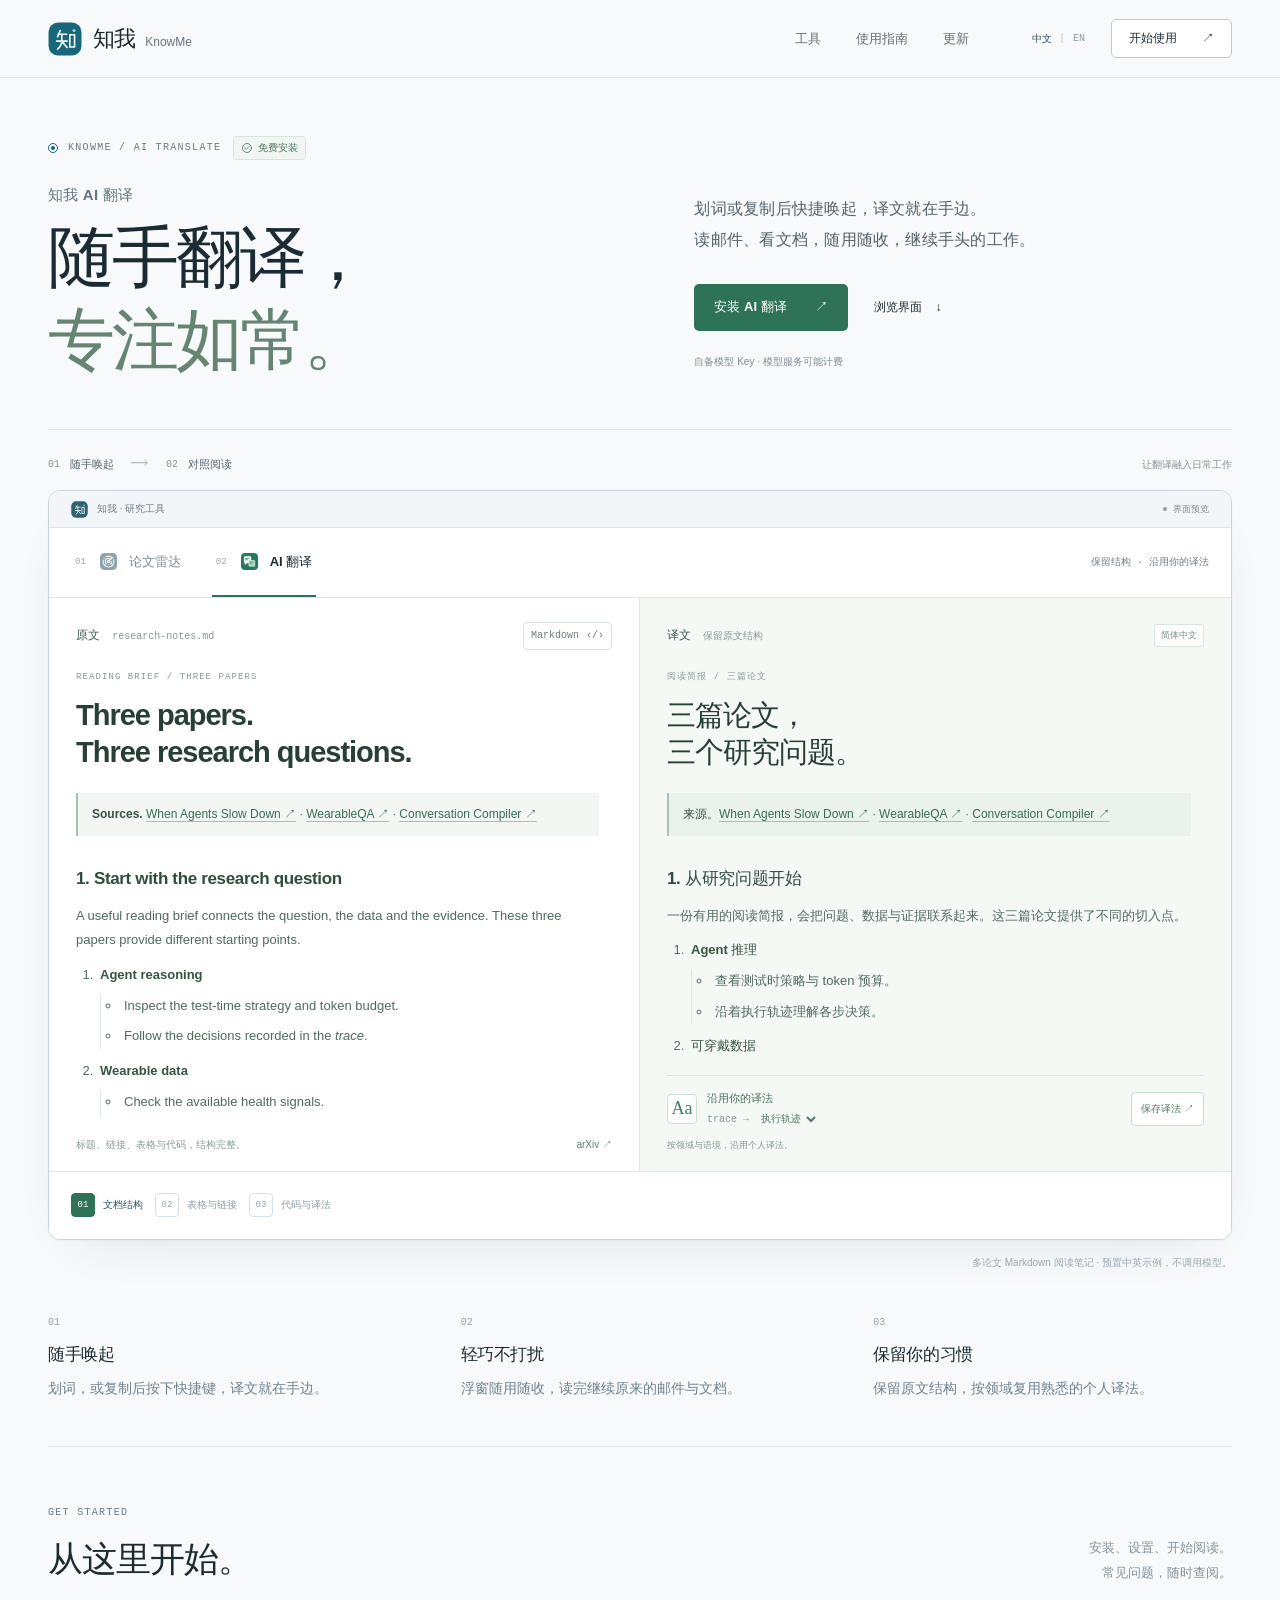
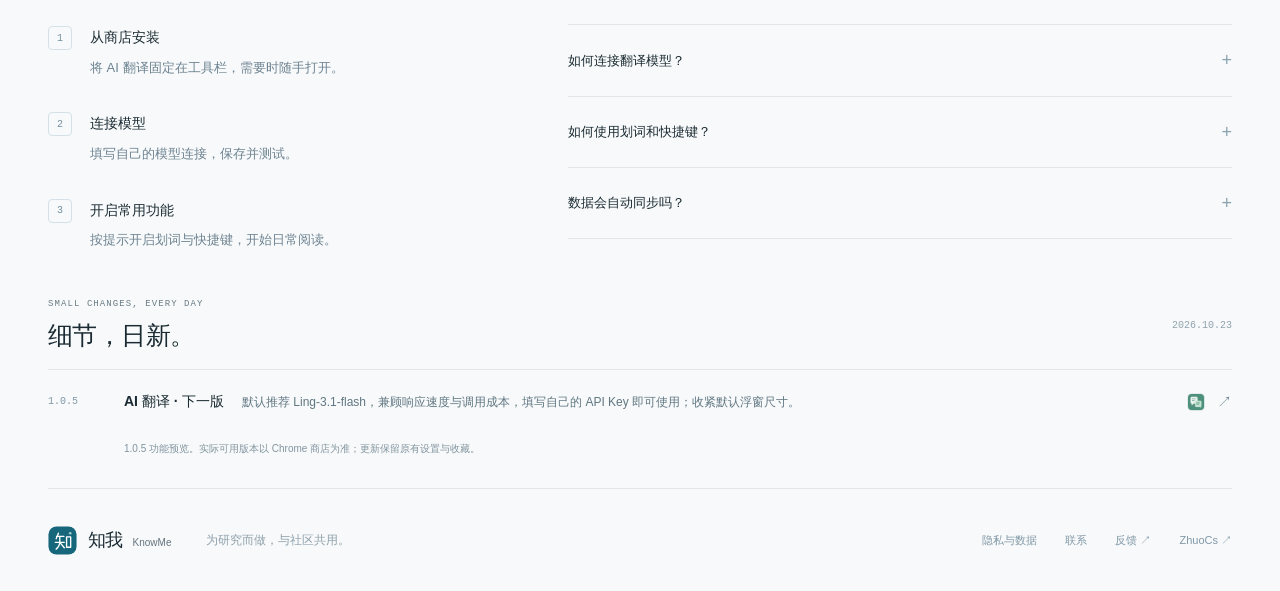
<file: ai-translate/index.html>
<!doctype html>
<html lang="zh-CN"><head><meta charset="utf-8"><meta name="viewport" content="width=device-width,initial-scale=1">
<title>正在前往知我 AI 翻译</title><link rel="canonical" href="https://hackerchenzhuo.github.io/knowme-research-ai/translate/">
<script>const destination=new URL("../translate/",location.href);destination.search=location.search;destination.hash=location.hash;location.replace(destination.href);</script>
<noscript><meta http-equiv="refresh" content="0;url=../translate/"></noscript></head>
<body><p><a href="../translate/">正在前往知我 AI 翻译 →</a></p></body></html>
</file>
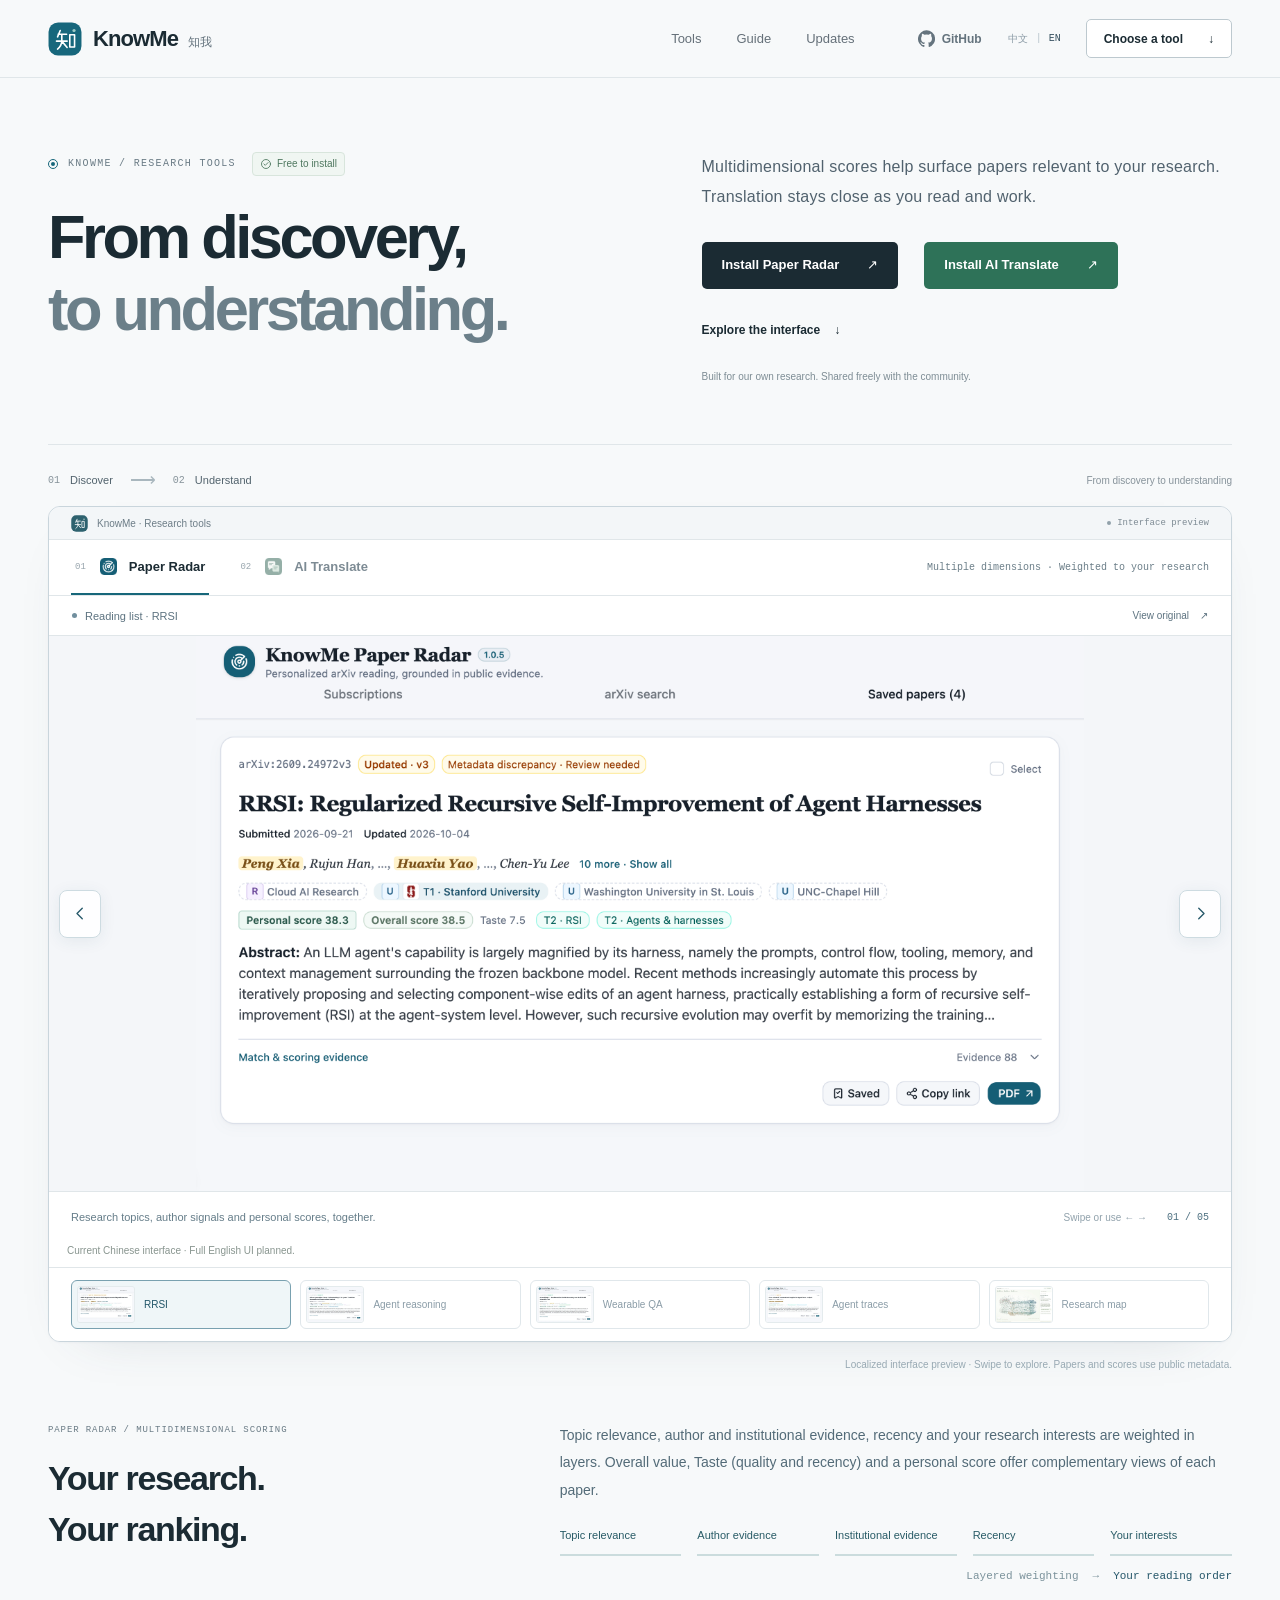
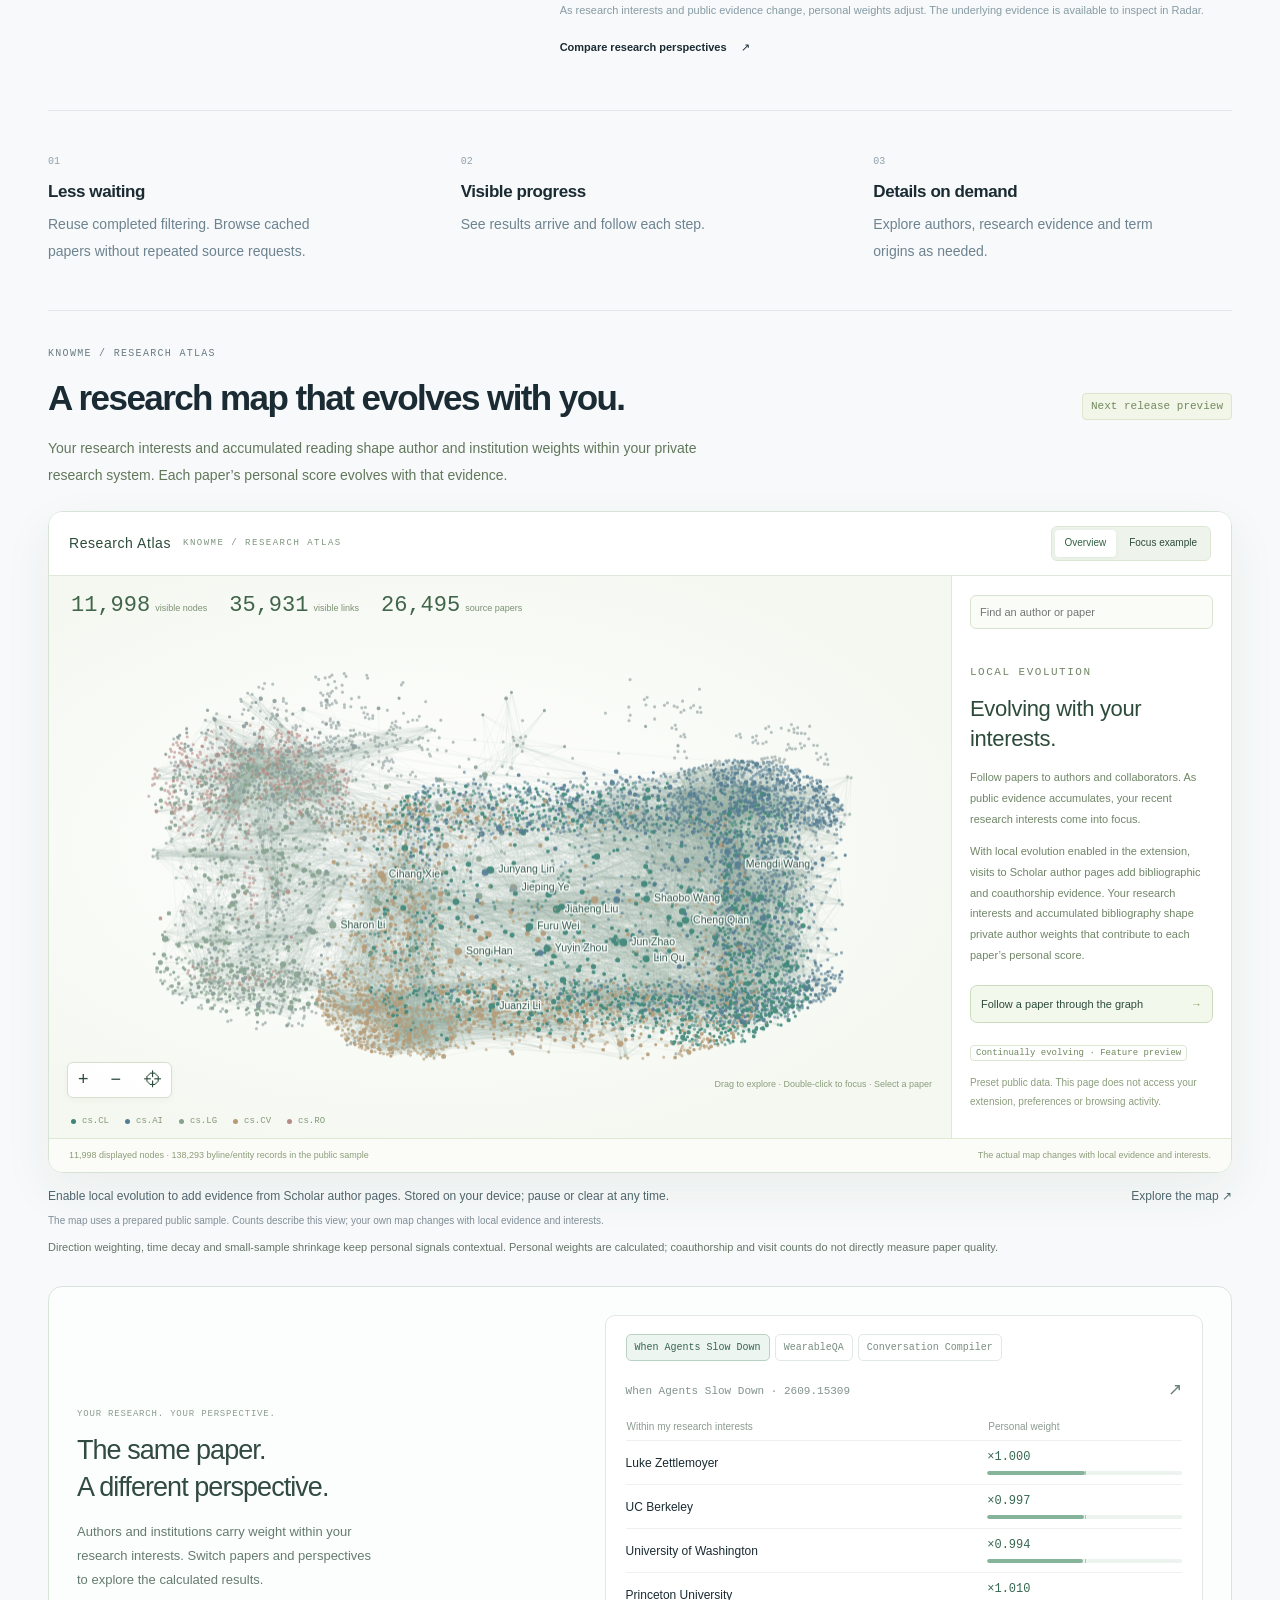
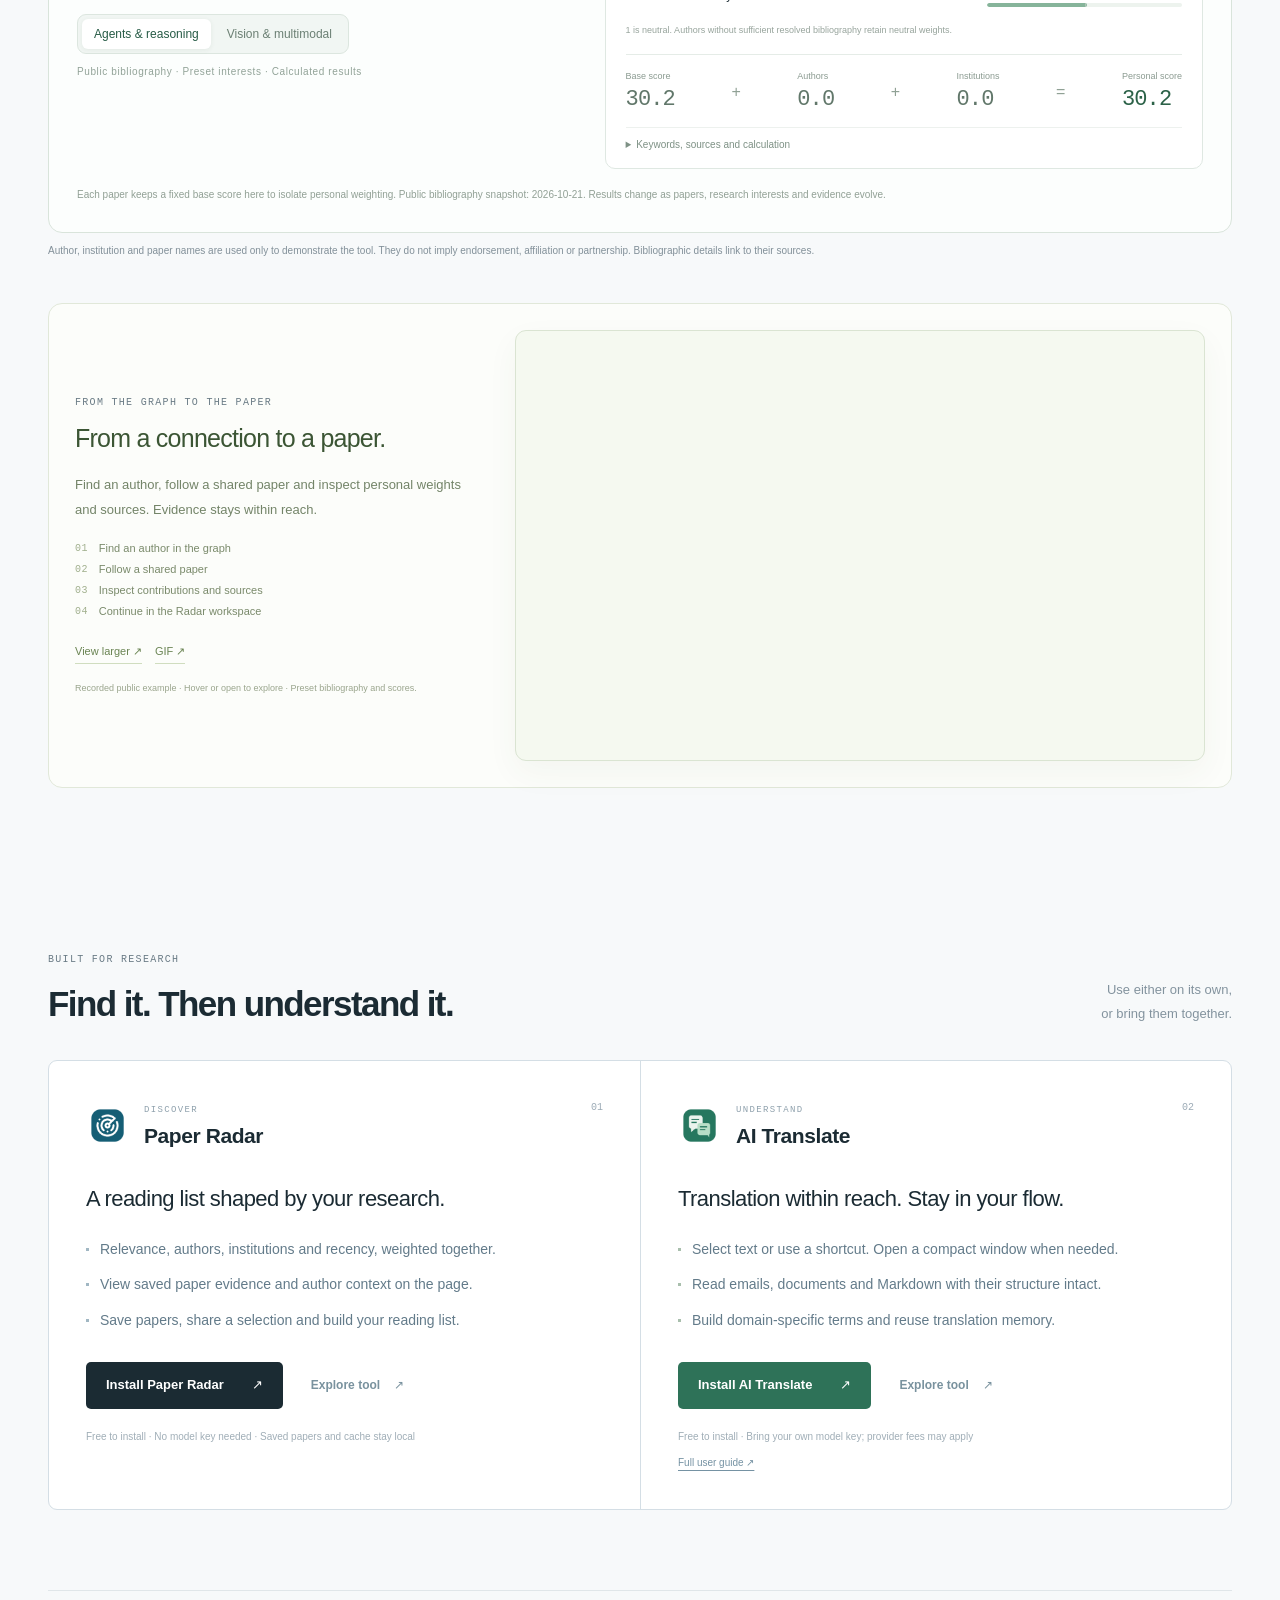
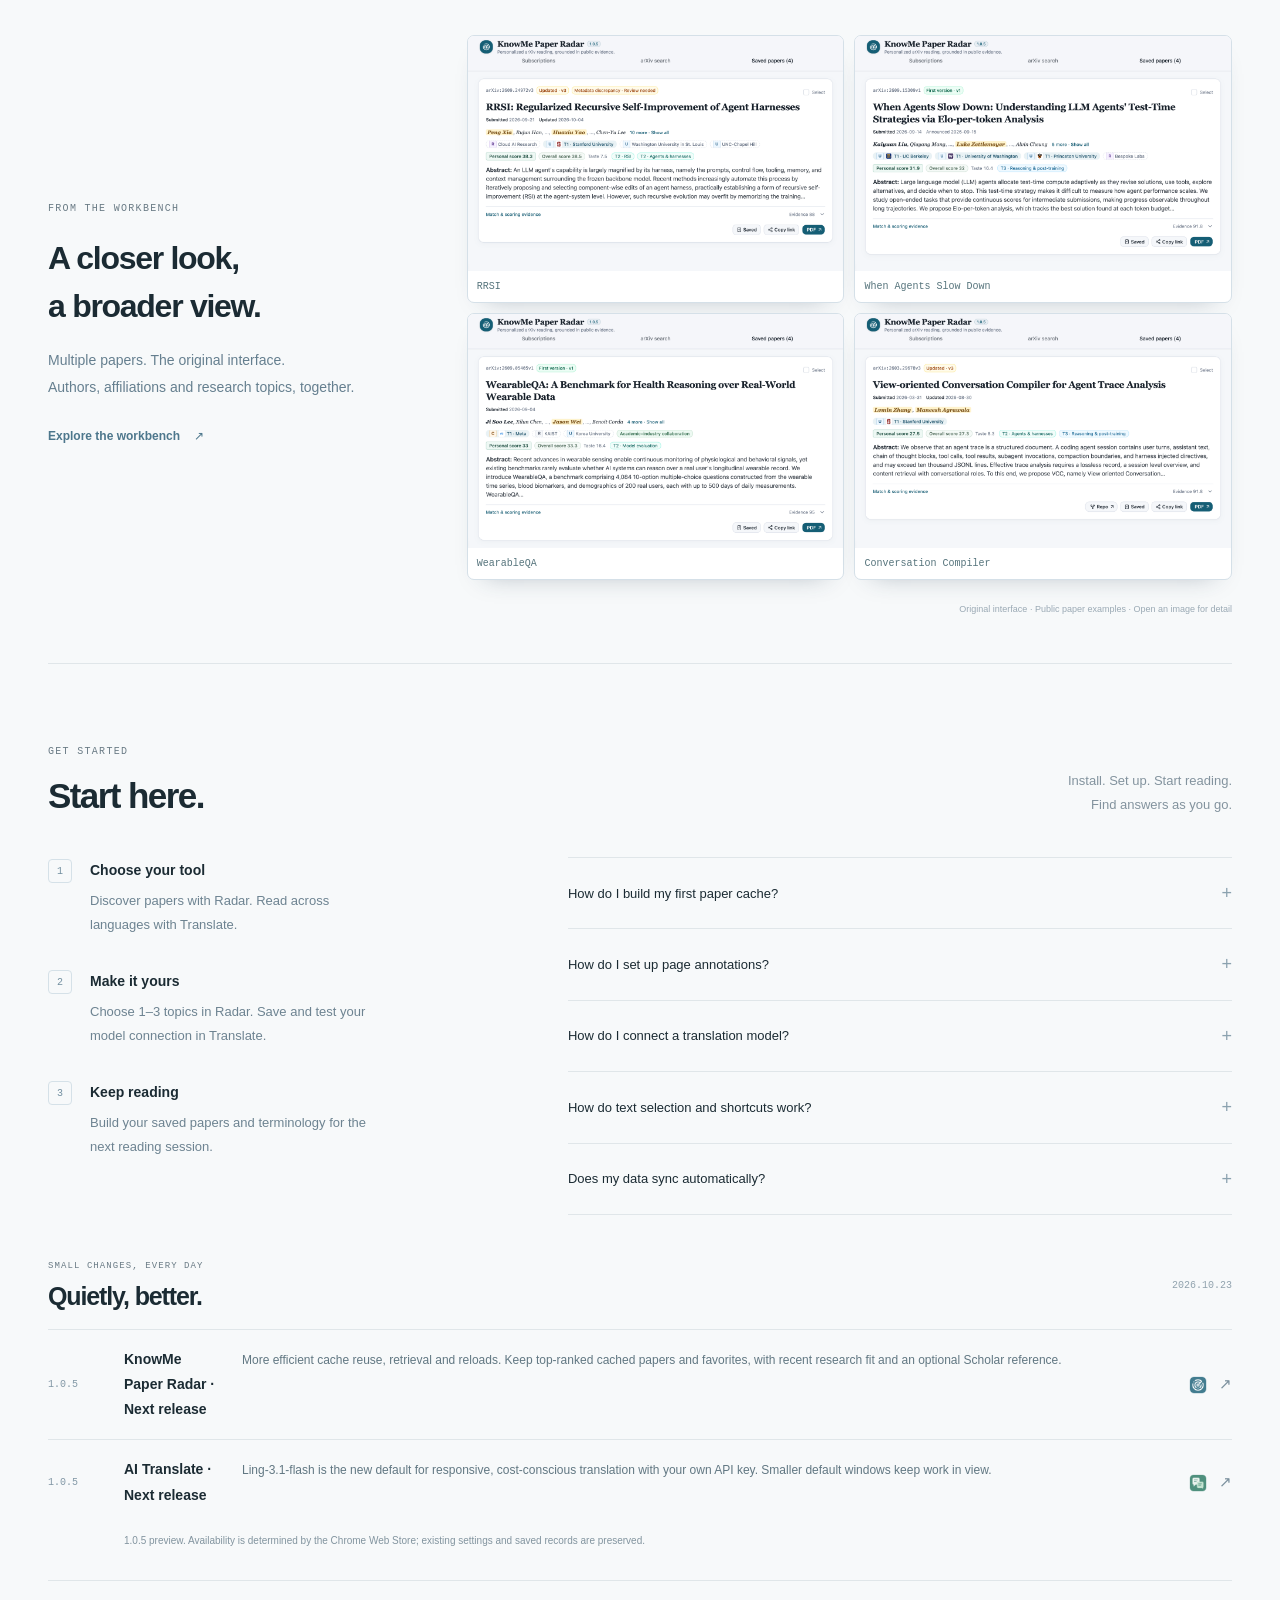
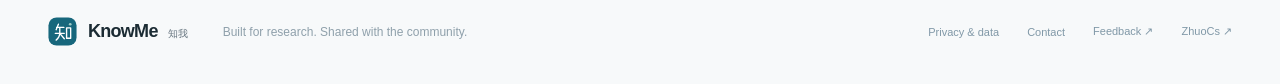
<file: en/index.html>
<!doctype html>
<html lang="en">
<head>
  <meta charset="utf-8">
  <meta name="viewport" content="width=device-width,initial-scale=1">
  <meta name="theme-color" content="#f7f9fa">
  <meta name="description" content="Research tools, freely shared. Multidimensional paper ranking shaped by your interests, with translation within reach.">
  <meta property="og:title" content="KnowMe · From discovery to understanding">
  <meta property="og:description" content="Research tools, freely shared. Multidimensional paper ranking shaped by your interests, with translation within reach.">
  <meta property="og:type" content="website">
  <meta property="og:image" content="https://hackerchenzhuo.github.io/knowme-research-ai/assets/social-preview.png">
  <meta property="og:image:width" content="1200">
  <meta property="og:image:height" content="630">
  <meta property="og:image:alt" content="Paper Radar and AI Translate: from discovery to understanding.">
  <meta name="twitter:image" content="https://hackerchenzhuo.github.io/knowme-research-ai/assets/social-preview.png">
  <meta property="og:url" content="https://hackerchenzhuo.github.io/knowme-research-ai/en/">
  <link rel="canonical" href="https://hackerchenzhuo.github.io/knowme-research-ai/en/">
  <link rel="alternate" hreflang="zh-CN" href="https://hackerchenzhuo.github.io/knowme-research-ai/">
  <link rel="alternate" hreflang="en" href="https://hackerchenzhuo.github.io/knowme-research-ai/en/">
  <link rel="alternate" hreflang="x-default" href="https://hackerchenzhuo.github.io/knowme-research-ai/">
  <meta name="twitter:card" content="summary_large_image">
  <title>KnowMe · From discovery to understanding</title>
  <link rel="icon" type="image/svg+xml" href="../assets/knowme.svg">
  <link rel="stylesheet" href="../style.css?v=20261024-gallery">
  <script src="../app.js?v=20261024-gallery" defer></script>
  <script src="../assets/atlas-motion.js?v=20261023-clarity1" defer></script>
</head>
<body>
  <a class="skip-link" href="#main">Skip to content</a>
  <header class="site-header">
    <nav class="shell navigation" aria-label="Main navigation">
      <a class="brand" href="#top" aria-label="KnowMe home"><img src="../assets/knowme.svg" width="34" height="34" alt=""><span>KnowMe<span class="brand-en">知我</span></span></a>
      <div class="nav-links"><a href="#products">Tools</a><a href="#guide">Guide</a><a href="#updates">Updates</a></div>
      <div class="nav-actions"><a class="nav-github" href="https://github.com/hackerchenzhuo/knowme-research-ai" target="_blank" rel="noopener noreferrer" aria-label="GitHub" title="GitHub"><svg viewBox="0 0 24 24" width="17" height="17" aria-hidden="true"><path fill="currentColor" d="M12 .5a12 12 0 0 0-3.79 23.39c.6.11.82-.26.82-.58v-2.23c-3.34.73-4.04-1.42-4.04-1.42-.55-1.39-1.33-1.76-1.33-1.76-1.09-.75.08-.73.08-.73 1.21.09 1.85 1.24 1.85 1.24 1.07 1.83 2.81 1.3 3.5.99.11-.78.42-1.31.76-1.61-2.67-.3-5.47-1.34-5.47-5.93 0-1.31.47-2.38 1.24-3.22-.12-.3-.54-1.52.12-3.18 0 0 1.01-.32 3.3 1.23a11.5 11.5 0 0 1 6 0c2.29-1.55 3.3-1.23 3.3-1.23.66 1.66.24 2.88.12 3.18.77.84 1.24 1.91 1.24 3.22 0 4.6-2.8 5.63-5.48 5.93.43.37.82 1.1.82 2.22v3.3c0 .32.22.7.83.58A12 12 0 0 0 12 .5Z"/></svg><span>GitHub</span></a><div class="language-switch" aria-label="Site language"><a href="../" hreflang="zh-CN" lang="zh-CN" aria-label="切换到中文">中文</a><span class="language-divider" aria-hidden="true">|</span><span class="lang-current" lang="en">EN</span></div><a class="nav-install" href="#products">Choose a tool <span aria-hidden="true">↓</span></a></div>
    </nav>
  </header>
  <main id="main">
    <section class="hero shell" id="top" aria-labelledby="hero-title">
      <div class="hero-heading">
        <div class="hero-labels"><p class="eyebrow"><span class="small-orbit" aria-hidden="true"></span>KNOWME / RESEARCH TOOLS</p><span class="free-badge"><svg viewBox="0 0 16 16" aria-hidden="true"><circle cx="8" cy="8" r="6"/><path d="m5.2 8 1.8 1.8 3.8-3.8"/></svg><span>Free to install</span></span></div>
        <h1 id="hero-title"><span>From discovery,</span><span class="accent">to understanding.</span></h1>
      </div>
      <div class="hero-intro">
        <p class="hero-copy">Multidimensional scores help surface papers relevant to your research.<br>Translation stays close as you read and work.</p>
        <div class="hero-links"><a class="button primary" href="https://chromewebstore.google.com/detail/aneomkhamcijmfmeeegocbknklflilof?hl=en" target="_blank" rel="noopener noreferrer">Install Paper Radar <span aria-hidden="true">↗</span></a><a class="button green" href="https://chromewebstore.google.com/detail/ggbnigoglmfkdfmjggiifmfoinncblgm?hl=en" target="_blank" rel="noopener noreferrer">Install AI Translate <span aria-hidden="true">↗</span></a><a class="text-link" id="watch-demo" href="#experience">Explore the interface <span aria-hidden="true">↓</span></a></div>
        <p class="hero-note">Built for our own research. Shared freely with the community.</p>
      </div>
      <div class="experience-heading"><p><span>01</span> Discover <span class="flow-connector" aria-hidden="true">⟶</span> <span>02</span> Understand</p><span>From discovery to understanding</span></div>
      <div class="experience" id="experience" data-mode="radar" data-stage="0">
        <div class="window-bar"><span class="window-title"><img src="../assets/knowme.svg" width="17" height="17" alt="">KnowMe · Research tools</span><span class="demo-label"><i aria-hidden="true"></i>Interface preview</span></div>
        <div class="demo-toolbar">
          <div class="product-tabs" role="tablist" aria-label="Choose a tool">
            <button class="product-tab" id="radar-tab" role="tab" type="button" aria-selected="true" aria-controls="radar-demo" data-mode="radar"><span class="product-tab-index" aria-hidden="true">01</span><img src="../assets/radar.png" width="23" height="23" alt="">Paper Radar</button>
            <button class="product-tab" id="translate-tab" role="tab" type="button" aria-selected="false" aria-controls="translate-demo" tabindex="-1" data-mode="translate"><span class="product-tab-index" aria-hidden="true">02</span><img src="../assets/translate.png" width="23" height="23" alt="">AI Translate</button>
          </div>
          <p class="tour-state"><span id="tour-caption">Multiple dimensions · Weighted to your research</span></p>
        </div>
        <div id="radar-demo" class="demo-panel radar-panel" role="tabpanel" aria-labelledby="radar-tab">
          <div class="capture-heading"><span><i aria-hidden="true"></i><span id="capture-title">Reading list · RRSI</span></span><a id="capture-original" href="../assets/radar-rrsi-en.png?v=20261024-gallery" target="_blank" rel="noopener noreferrer">View original <span aria-hidden="true">↗</span></a></div>
          <div class="capture-gallery">
            <div class="radar-capture" id="radar-captures" tabindex="0" role="region" aria-roledescription="carousel" aria-label="Paper Radar screenshot gallery" aria-describedby="capture-hint">
              <figure class="capture-slide" role="group" aria-label="1 / 5" aria-hidden="false"><img src="../assets/radar-rrsi-en.webp?v=20261024-gallery" alt="Paper Radar workbench: RRSI with its personal scores." width="1280" height="800" draggable="false" decoding="async" fetchpriority="high"></figure>
              <figure class="capture-slide" role="group" aria-label="2 / 5" aria-hidden="true"><img src="../assets/radar-agents-en.webp?v=20261024-gallery" alt="Paper Radar workbench: a dedicated view of When Agents Slow Down." width="1280" height="800" draggable="false" decoding="async" loading="lazy"></figure>
              <figure class="capture-slide" role="group" aria-label="3 / 5" aria-hidden="true"><img src="../assets/radar-wearableqa-en.webp?v=20261024-gallery" alt="Paper Radar workbench: WearableQA, authors and affiliations." width="1280" height="800" draggable="false" decoding="async" loading="lazy"></figure>
              <figure class="capture-slide" role="group" aria-label="4 / 5" aria-hidden="true"><img src="../assets/radar-conversation-en.webp?v=20261024-gallery" alt="Paper Radar workbench: Conversation Compiler and its code link." width="1280" height="800" draggable="false" decoding="async" loading="lazy"></figure>
              <figure class="capture-slide" role="group" aria-label="5 / 5" aria-hidden="true"><img src="../assets/radar-research-map-en.webp?v=20261024-gallery" alt="Research map: authors and coauthorship from public bibliography." width="1280" height="800" draggable="false" decoding="async" loading="lazy"></figure>
            </div>
            <button class="capture-arrow capture-previous" type="button" data-capture-direction="-1" aria-label="Previous screenshot" aria-controls="radar-captures"><svg viewBox="0 0 24 24" aria-hidden="true"><path d="m14 6-6 6 6 6"/></svg></button>
            <button class="capture-arrow capture-next" type="button" data-capture-direction="1" aria-label="Next screenshot" aria-controls="radar-captures"><svg viewBox="0 0 24 24" aria-hidden="true"><path d="m10 6 6 6-6 6"/></svg></button>
          </div>
          <div class="capture-footer"><p id="capture-description">Research topics, author signals and personal scores, together.</p><span class="capture-hint" id="capture-hint">Swipe or use ← →</span><span class="capture-position" id="capture-position" aria-hidden="true">01 / 05</span></div><p class="capture-locale">Current Chinese interface · Full English UI planned.</p>
        </div>
        <div id="translate-demo" class="demo-panel translate-panel" role="tabpanel" aria-labelledby="translate-tab" hidden>
          <section class="source-pane" aria-label="English Markdown reading note">
            <div class="pane-heading"><span>Original <span class="pane-paper">research-notes.md</span></span><button type="button" id="source-format" aria-pressed="false">Markdown <span aria-hidden="true">‹/›</span></button></div>
            <div class="reading-scroll source-scroll" tabindex="0" role="region" aria-label="English text and Markdown source, scrollable">
              <!-- fixed-demo:start -->
<article class="markdown-document source-rendered" lang="en">
<section data-section="intro"><p class="document-eyebrow">READING BRIEF / THREE PAPERS</p><h3>Three papers.<br>Three research questions.</h3><blockquote><strong>Sources.</strong> <a href="https://arxiv.org/abs/2609.15309" target="_blank" rel="noopener noreferrer">When Agents Slow Down ↗</a> · <a href="https://arxiv.org/abs/2609.05405" target="_blank" rel="noopener noreferrer">WearableQA ↗</a> · <a href="https://arxiv.org/abs/2603.29678" target="_blank" rel="noopener noreferrer">Conversation Compiler ↗</a></blockquote><h4>1. Start with the research question</h4><p>A useful reading brief connects the question, the data and the evidence. These three papers provide different starting points.</p><ol><li><strong>Agent reasoning</strong><ul><li>Inspect the test-time strategy and token budget.</li><li>Follow the decisions recorded in the <em>trace</em>.</li></ul></li><li><strong>Wearable data</strong><ul><li>Check the available health signals.</li><li>Separate the task definition from the evidence used to answer it.</li></ul></li><li><strong>Conversation analysis</strong><ul><li>Follow the views used to inspect an agent trace.</li><li>Return to the original paper for its full method.</li></ul></li></ol></section>
<section data-section="table"><h4>1.1 A compact comparison</h4><table><thead><tr><th>Paper</th><th>Research focus</th><th>Read for</th></tr></thead><tbody><tr><td><a href="https://arxiv.org/abs/2609.15309" target="_blank" rel="noopener noreferrer">When Agents Slow Down ↗</a></td><td>LLM agent strategies</td><td>Compute and progress</td></tr><tr><td><a href="https://arxiv.org/abs/2609.05405" target="_blank" rel="noopener noreferrer">WearableQA ↗</a></td><td>Reasoning over wearable data</td><td>Signals and questions</td></tr><tr><td><a href="https://arxiv.org/abs/2603.29678" target="_blank" rel="noopener noreferrer">Conversation Compiler ↗</a></td><td>Agent trace analysis</td><td>Views and evidence</td></tr></tbody></table></section>
<section data-section="outline"><h4>2. Trace the evidence</h4><p>A <strong>trace</strong> records steps in a process. Keep each claim connected to its source.</p><ul><li>Read the research question.<ul><li>Locate the relevant figure or example.</li><li>Keep source links with your notes.</li></ul></li><li>Record open questions for the next pass.</li></ul></section>
<section data-section="code"><h4>3. Keep code intact</h4><pre><code>for paper in reading_list:
    print(paper["title"], paper["url"])</code></pre><p class="document-reference">Illustrative reading checklist. Open each source for the complete paper.</p></section></article><pre class="markdown-source" hidden lang="en"><code><span data-section="intro"># Three papers. Three research questions.

&gt; **Sources:** [When Agents Slow Down](https://arxiv.org/abs/2609.15309) · [WearableQA](https://arxiv.org/abs/2609.05405) · [Conversation Compiler](https://arxiv.org/abs/2603.29678)

## 1. Start with the research question

1. **Agent reasoning**
   - Inspect the test-time strategy and token budget.
   - Follow the decisions recorded in the *trace*.
2. **Wearable data**
   - Check the available health signals.
   - Separate the task definition from the evidence.
3. **Conversation analysis**
   - Follow the views used to inspect an agent trace.
   - Return to the original paper for its full method.

</span><span data-section="table">### 1.1 A compact comparison

| Paper | Research focus | Read for |
| :--- | :--- | :--- |
| [When Agents Slow Down](https://arxiv.org/abs/2609.15309) | LLM agent strategies | Compute and progress |
| [WearableQA](https://arxiv.org/abs/2609.05405) | Reasoning over wearable data | Signals and questions |
| [Conversation Compiler](https://arxiv.org/abs/2603.29678) | Agent trace analysis | Views and evidence |

</span><span data-section="outline">## 2. Trace the evidence

A **trace** records steps in a process. Keep each claim connected to its source.

- Read the research question.
  - Locate the relevant figure or example.
  - Keep source links with your notes.
- Record open questions for the next pass.

</span><span data-section="code">## 3. Keep code intact

```python
for paper in reading_list:
    print(paper[&quot;title&quot;], paper[&quot;url&quot;])
```

Illustrative reading checklist. Open each source for the complete paper.
</span></code></pre>
<!-- fixed-demo:end -->
            </div>
            <div class="reading-footer"><span>Headings, links, tables and code, all preserved.</span><a href="https://arxiv.org/abs/2609.24972" target="_blank" rel="noopener noreferrer">arXiv ↗</a></div>
          </section>
          <section class="translation-pane" aria-label="Chinese translation with Markdown structure preserved">
            <div class="pane-heading"><span>Translation <span class="pane-paper">Original structure preserved</span></span><span class="language-tag">Simplified Chinese</span></div>
            <div class="reading-scroll translation-scroll" tabindex="0" role="region" aria-label="Chinese translation, scroll to compare headings, tables and code">
              <!-- fixed-demo:start -->
<article class="markdown-document translated-document" lang="zh-CN">
<section data-section="intro"><p class="document-eyebrow">阅读简报 / 三篇论文</p><h3>三篇论文，<br>三个研究问题。</h3><blockquote><strong>来源。</strong><a href="https://arxiv.org/abs/2609.15309" target="_blank" rel="noopener noreferrer">When Agents Slow Down ↗</a> · <a href="https://arxiv.org/abs/2609.05405" target="_blank" rel="noopener noreferrer">WearableQA ↗</a> · <a href="https://arxiv.org/abs/2603.29678" target="_blank" rel="noopener noreferrer">Conversation Compiler ↗</a></blockquote><h4>1. 从研究问题开始</h4><p>一份有用的阅读简报，会把问题、数据与证据联系起来。这三篇论文提供了不同的切入点。</p><ol><li><strong>Agent 推理</strong><ul><li>查看测试时策略与 token 预算。</li><li>沿着<span data-term>执行轨迹</span>理解各步决策。</li></ul></li><li><strong>可穿戴数据</strong><ul><li>核对可用的健康信号。</li><li>分别查看任务定义与作答依据。</li></ul></li><li><strong>对话分析</strong><ul><li>了解用于分析 Agent <span data-term>执行轨迹</span>的不同视图。</li><li>返回原文，查看完整方法。</li></ul></li></ol></section>
<section data-section="table"><h4>1.1 简明对照</h4><table><thead><tr><th>论文</th><th>研究重点</th><th>阅读线索</th></tr></thead><tbody><tr><td><a href="https://arxiv.org/abs/2609.15309" target="_blank" rel="noopener noreferrer">When Agents Slow Down ↗</a></td><td>大模型 Agent 策略</td><td>计算开销与过程进展</td></tr><tr><td><a href="https://arxiv.org/abs/2609.05405" target="_blank" rel="noopener noreferrer">WearableQA ↗</a></td><td>可穿戴数据推理</td><td>信号与问题设置</td></tr><tr><td><a href="https://arxiv.org/abs/2603.29678" target="_blank" rel="noopener noreferrer">Conversation Compiler ↗</a></td><td>Agent 轨迹分析</td><td>分析视图与证据</td></tr></tbody></table></section>
<section data-section="outline"><h4>2. 沿线索查看证据</h4><p><strong><span data-term>执行轨迹</span></strong>记录了一个过程中的各个步骤。为每条结论保留对应的来源。</p><ul><li>明确研究问题。<ul><li>找到对应的图表或实例。</li><li>将原文链接保存在笔记中。</li></ul></li><li>记录留待下一轮阅读的问题。</li></ul></section>
<section data-section="code"><h4>3. 代码保持原样</h4><pre><code>for paper in reading_list:
    print(paper["title"], paper["url"])</code></pre><p class="document-reference">此处为阅读清单示例；完整内容请查阅各篇原文。</p></section></article>
<!-- fixed-demo:end -->
            </div>
            <div class="term-preference"><div><span class="term-symbol" aria-hidden="true">Aa</span><p><strong>Your preferred term</strong><span>trace <span aria-hidden="true">→</span> <label class="sr-only" for="term-choice">Example translation for trace</label><select id="term-choice"><option value="执行轨迹">执行轨迹</option><option value="过程记录">过程记录</option></select></span></p></div><button type="button" id="remember-term">Save term <span aria-hidden="true">↗</span></button></div>
            <p class="memory-status" id="memory-status" role="status">Keep your terminology consistent with the domain and context.</p>
          </section>
        </div>
        <div class="demo-controls">
          <div class="stage-controls" role="group" aria-label="Tour views"><button type="button" data-stage="0" aria-pressed="true"><span class="stage-number">01</span><img class="stage-thumb" src="../assets/radar-rrsi-en-thumb.webp?v=20261024-gallery" alt="" width="220" height="138" loading="lazy"><span class="stage-name">RRSI</span></button><button type="button" data-stage="1" aria-pressed="false"><span class="stage-number">02</span><img class="stage-thumb" src="../assets/radar-agents-en-thumb.webp?v=20261024-gallery" alt="" width="220" height="138" loading="lazy"><span class="stage-name">Agent reasoning</span></button><button type="button" data-stage="2" aria-pressed="false"><span class="stage-number">03</span><img class="stage-thumb" src="../assets/radar-wearableqa-en-thumb.webp?v=20261024-gallery" alt="" width="220" height="138" loading="lazy"><span class="stage-name">Wearable QA</span></button><button type="button" data-stage="3" aria-pressed="false"><span class="stage-number">04</span><img class="stage-thumb" src="../assets/radar-conversation-en-thumb.webp?v=20261024-gallery" alt="" width="220" height="138" loading="lazy"><span class="stage-name">Agent traces</span></button><button type="button" data-stage="4" aria-pressed="false"><span class="stage-number">05</span><img class="stage-thumb" src="../assets/radar-research-map-en-thumb.webp?v=20261024-gallery" alt="" width="220" height="138" loading="lazy"><span class="stage-name">Research map</span></button></div>

        </div>
      </div>
      <p class="demo-disclaimer" id="demo-disclaimer">Localized interface preview · Swipe to explore. Papers and scores use public metadata.</p>
    </section>

    <section class="score-section shell" id="ranking" aria-labelledby="score-title">
      <div class="score-heading"><p class="eyebrow">PAPER RADAR / MULTIDIMENSIONAL SCORING</p><h2 id="score-title">Your research.<br>Your ranking.</h2></div>
      <div class="score-copy"><p>Topic relevance, author and institutional evidence, recency and your research interests are weighted in layers. Overall value, Taste (quality and recency) and a personal score offer complementary views of each paper.</p><div class="score-signals" aria-label="Scoring dimensions"><span>Topic relevance</span><span>Author evidence</span><span>Institutional evidence</span><span>Recency</span><span>Your interests</span></div><div class="score-result"><span>Layered weighting</span><span aria-hidden="true">→</span><strong>Your reading order</strong></div><p class="score-note">As research interests and public evidence change, personal weights adjust. The underlying evidence is available to inspect in Radar.</p><a class="text-link" href="#personal-ranking-preview">Compare research perspectives <span aria-hidden="true">↗</span></a></div>
    </section>

    <section class="principles shell" aria-label="Everyday use">
      <div><span class="principle-number">01</span><h2>Less waiting</h2><p>Reuse completed filtering. Browse cached papers without repeated source requests.</p></div>
      <div><span class="principle-number">02</span><h2>Visible progress</h2><p>See results arrive and follow each step.</p></div>
      <div><span class="principle-number">03</span><h2>Details on demand</h2><p>Explore authors, research evidence and term origins as needed.</p></div>
    </section>

    <section class="atlas-section shell" id="research-atlas" aria-labelledby="atlas-title">
      <div class="section-heading"><div><p class="eyebrow">KNOWME / RESEARCH ATLAS</p><h2 id="atlas-title">A research map that evolves with you.</h2></div><span class="atlas-preview">Next release preview</span></div>
      <p class="atlas-intro">Your research interests and accumulated reading shape author and institution weights within your private research system. Each paper’s personal score evolves with that evidence.</p>
      <div class="atlas-frame" data-atlas-state="idle" aria-busy="false"><div class="atlas-loading" role="status"><span class="atlas-loading-mark" aria-hidden="true"></span><span class="atlas-loading-label">Opening the research map…</span></div><iframe data-atlas-src="../assets/research-atlas.html?lang=en&amp;v=20261023-clarity1" title="Interactive coauthorship network · Public data demo" loading="eager" sandbox="allow-scripts allow-same-origin allow-popups allow-popups-to-escape-sandbox"></iframe></div>
      <div class="atlas-notes"><p>Enable local evolution to add evidence from Scholar author pages. Stored on your device; pause or clear at any time.</p><a href="../assets/research-atlas.html?lang=en&amp;v=20261023-clarity1" target="_blank" rel="noopener noreferrer">Explore the map <span aria-hidden="true">↗</span></a></div>
      <p class="atlas-source">The map uses a prepared public sample. Counts describe this view; your own map changes with local evidence and interests.</p>
      <p class="atlas-source atlas-score-note" id="atlas-score-note">Direction weighting, time decay and small-sample shrinkage keep personal signals contextual. Personal weights are calculated; coauthorship and visit counts do not directly measure paper quality.</p>

      <div class="personal-preview" id="personal-ranking-preview">
 <div class="personal-preview-copy"><p class="eyebrow">YOUR RESEARCH. YOUR PERSPECTIVE.</p><h3>The same paper.<br>A different perspective.</h3><p>Authors and institutions carry weight within your research interests. Switch papers and perspectives to explore the calculated results.</p>
 <div class="personal-profile-switch" role="group" aria-label="Switch research perspectives"><button type="button" data-personal-profile="agents" aria-pressed="true">Agents & reasoning</button><button type="button" data-personal-profile="vision" aria-pressed="false">Vision & multimodal</button></div><span class="personal-sample-label">Public bibliography · Preset interests · Calculated results</span></div>
 <div class="personal-preview-paper"><div class="personal-paper-switch" role="group" aria-label="Select a public paper"><button type="button" data-personal-paper="2609.15309" aria-pressed="true">When Agents Slow Down</button><button type="button" data-personal-paper="2609.05405" aria-pressed="false">WearableQA</button><button type="button" data-personal-paper="2603.29678" aria-pressed="false">Conversation Compiler</button></div><div class="personal-preview-heading"><span data-personal-title></span><a data-personal-source href="https://arxiv.org/abs/2609.15309" target="_blank" rel="noopener noreferrer" aria-label="Open the source paper">↗</a></div>
 <table><caption class="sr-only">Weights calculated from public bibliography and preset interests</caption><thead><tr><th>Within my research interests</th><th>Personal weight</th></tr></thead><tbody data-personal-rows></tbody></table>
 <p class="personal-weight-note" data-personal-weight-note></p><div class="personal-equation" aria-live="polite"><div><small>Base score</small><b data-personal-base></b></div><span>+</span><div><small>Authors</small><b data-personal-author-adjustment></b></div><span>+</span><div><small>Institutions</small><b data-personal-institution-adjustment></b></div><span>=</span><div class="personal-equation-total"><small>Personal score</small><b data-personal-total></b></div></div>
 <details class="personal-method"><summary>Keywords, sources and calculation</summary><div data-personal-evidence></div><p>Personal weights use research interests and time-decayed bibliography matching, with small samples shrunk toward neutral. Base evidence retains existing assessment rules and is shown separately.</p></details></div>
 <p class="personal-preview-note">Each paper keeps a fixed base score here to isolate personal weighting. Public bibliography snapshot: 2026-10-21. Results change as papers, research interests and evidence evolve.</p>
 <script type="application/json" id="personal-preview-data">{"asOf":"2026-10-21","source":"Precomputed by the extension engine using public bibliography. Preset preferences; no browsing history or personal data.","papers":[{"id":"2609.15309","short":"When Agents Slow Down","focusAuthor":"Luke Zettlemoyer","title":"When Agents Slow Down: Understanding LLM Agents' Test-Time Strategies via Elo-per-token Analysis","url":"https://arxiv.org/abs/2609.15309","cases":[{"id":"agents","name":"Agent 与推理","nameEn":"Agents & reasoning","base":30.2,"authorAdjustment":0,"institutionAdjustment":0,"total":30.2,"authors":[{"name":"Luke Zettlemoyer","weight":1,"judged":0,"matched":0,"adjustment":0,"state":"neutral"}],"institutions":[{"id":"berkeley","name":"加州大学伯克利分校","weight":0.997,"papers":573,"fit":1,"keywords":["agent"],"examples":[{"id":"2609.19090","title":"Securing quantum error correction against misleading advice from AI agents","date":"2026-09-16","url":"https://arxiv.org/abs/2609.19090"},{"id":"2609.15309","title":"When Agents Slow Down: Understanding LLM Agents' Test-Time Strategies via Elo-per-token Analysis","date":"2026-09-14","url":"https://arxiv.org/abs/2609.15309"},{"id":"2609.16436","title":"Interpreting and Steering LLM Agents for Social Simulations","date":"2026-09-14","url":"https://arxiv.org/abs/2609.16436"}],"state":"ready"},{"id":"washington","name":"华盛顿大学","weight":0.994,"papers":472,"fit":0.9,"keywords":["agent"],"examples":[{"id":"2609.15309","title":"When Agents Slow Down: Understanding LLM Agents' Test-Time Strategies via Elo-per-token Analysis","date":"2026-09-14","url":"https://arxiv.org/abs/2609.15309"},{"id":"2609.13443","title":"Learning to Solve Hard Problems in RL for LLMs by Never Giving Up","date":"2026-09-11","url":"https://arxiv.org/abs/2609.13443"},{"id":"2609.06783","title":"AURA-Eval: Evaluation Framework for Acting Under Risk Awareness in LLM Agent Trajectories","date":"2026-09-06","url":"https://arxiv.org/abs/2609.06783"}],"state":"ready"},{"id":"princeton","name":"普林斯顿大学","weight":1.01,"papers":367,"fit":1.5,"keywords":["reasoning","agent"],"examples":[{"id":"2609.15309","title":"When Agents Slow Down: Understanding LLM Agents' Test-Time Strategies via Elo-per-token Analysis","date":"2026-09-14","url":"https://arxiv.org/abs/2609.15309"},{"id":"2608.05139","title":"Toward Skill-Native LLMs: Skill Entropy for Benchmarking and Training Long-Horizon Reasoning","date":"2026-08-05","url":"https://arxiv.org/abs/2608.05139"},{"id":"2605.29025","title":"When Models Disagree: Rethinking LLM Evaluation for Public Comment Analysis","date":"2026-05-27","url":"https://arxiv.org/abs/2605.29025"}],"state":"ready"}]},{"id":"vision","name":"视觉与多模态","nameEn":"Vision & multimodal","base":30.2,"authorAdjustment":0,"institutionAdjustment":-0.1,"total":30.1,"authors":[{"name":"Luke Zettlemoyer","weight":1,"judged":0,"matched":0,"adjustment":0,"state":"neutral"}],"institutions":[{"id":"berkeley","name":"加州大学伯克利分校","weight":0.965,"papers":573,"fit":0,"keywords":["agent","LLM","advice","demonstration"],"examples":[{"id":"2609.19090","title":"Securing quantum error correction against misleading advice from AI agents","date":"2026-09-16","url":"https://arxiv.org/abs/2609.19090"},{"id":"2609.15309","title":"When Agents Slow Down: Understanding LLM Agents' Test-Time Strategies via Elo-per-token Analysis","date":"2026-09-14","url":"https://arxiv.org/abs/2609.15309"},{"id":"2609.16436","title":"Interpreting and Steering LLM Agents for Social Simulations","date":"2026-09-14","url":"https://arxiv.org/abs/2609.16436"}],"state":"ready"},{"id":"washington","name":"华盛顿大学","weight":0.966,"papers":472,"fit":0,"keywords":["never","agent","LLM","fitted"],"examples":[{"id":"2609.15309","title":"When Agents Slow Down: Understanding LLM Agents' Test-Time Strategies via Elo-per-token Analysis","date":"2026-09-14","url":"https://arxiv.org/abs/2609.15309"},{"id":"2609.13443","title":"Learning to Solve Hard Problems in RL for LLMs by Never Giving Up","date":"2026-09-11","url":"https://arxiv.org/abs/2609.13443"},{"id":"2609.06783","title":"AURA-Eval: Evaluation Framework for Acting Under Risk Awareness in LLM Agent Trajectories","date":"2026-09-06","url":"https://arxiv.org/abs/2609.06783"}],"state":"ready"},{"id":"princeton","name":"普林斯顿大学","weight":0.966,"papers":367,"fit":0,"keywords":["reasoning","galaxy","agent","LLM","public"],"examples":[{"id":"2609.15309","title":"When Agents Slow Down: Understanding LLM Agents' Test-Time Strategies via Elo-per-token Analysis","date":"2026-09-14","url":"https://arxiv.org/abs/2609.15309"},{"id":"2608.05139","title":"Toward Skill-Native LLMs: Skill Entropy for Benchmarking and Training Long-Horizon Reasoning","date":"2026-08-05","url":"https://arxiv.org/abs/2608.05139"},{"id":"2605.29025","title":"When Models Disagree: Rethinking LLM Evaluation for Public Comment Analysis","date":"2026-05-27","url":"https://arxiv.org/abs/2605.29025"}],"state":"ready"}]}]},{"id":"2609.05405","short":"WearableQA","focusAuthor":"Jason Wei","title":"WearableQA: A Benchmark for Health Reasoning over Real-World Wearable Data","url":"https://arxiv.org/abs/2609.05405","cases":[{"id":"agents","name":"Agent 与推理","nameEn":"Agents & reasoning","base":28.5,"authorAdjustment":0,"institutionAdjustment":0,"total":28.5,"authors":[{"name":"Jason Wei","weight":1,"judged":0,"matched":0,"adjustment":0,"state":"neutral"}],"institutions":[{"id":"meta","name":"Meta","weight":0.988,"papers":345,"fit":0.7,"keywords":["agent"],"examples":[{"id":"2609.10922","title":"Auto-RecSys: Harnessing Autonomous Research Agents for Industry-Scale Recommender System","date":"2026-09-10","url":"https://arxiv.org/abs/2609.10922"},{"id":"2609.03109","title":"SLIDEFORGE: An LLM Agent for Controllable Editing of Slides as Structured Artifacts","date":"2026-09-02","url":"https://arxiv.org/abs/2609.03109"},{"id":"2608.05446","title":"EvoHarness-RL: Learning Self-Evolving Runtime Harness for Long-Horizon LLM Agents","date":"2026-08-05","url":"https://arxiv.org/abs/2608.05446"}],"state":"ready"}]},{"id":"vision","name":"视觉与多模态","nameEn":"Vision & multimodal","base":28.5,"authorAdjustment":0,"institutionAdjustment":-0.1,"total":28.4,"authors":[{"name":"Jason Wei","weight":1,"judged":0,"matched":0,"adjustment":0,"state":"neutral"}],"institutions":[{"id":"meta","name":"Meta","weight":0.966,"papers":345,"fit":0,"keywords":["ads","recommendation","eye","agent","recommender"],"examples":[{"id":"2609.10922","title":"Auto-RecSys: Harnessing Autonomous Research Agents for Industry-Scale Recommender System","date":"2026-09-10","url":"https://arxiv.org/abs/2609.10922"},{"id":"2609.03109","title":"SLIDEFORGE: An LLM Agent for Controllable Editing of Slides as Structured Artifacts","date":"2026-09-02","url":"https://arxiv.org/abs/2609.03109"},{"id":"2608.05446","title":"EvoHarness-RL: Learning Self-Evolving Runtime Harness for Long-Horizon LLM Agents","date":"2026-08-05","url":"https://arxiv.org/abs/2608.05446"}],"state":"ready"}]}]},{"id":"2603.29678","short":"Conversation Compiler","focusAuthor":"Maneesh Agrawala","title":"View-oriented Conversation Compiler for Agent Trace Analysis","url":"https://arxiv.org/abs/2603.29678","cases":[{"id":"agents","name":"Agent 与推理","nameEn":"Agents & reasoning","base":21.3,"authorAdjustment":0,"institutionAdjustment":0,"total":21.3,"authors":[{"name":"Maneesh Agrawala","weight":1,"judged":0,"matched":0,"adjustment":0,"state":"neutral"}],"institutions":[{"id":"stanford","name":"斯坦福大学","weight":1.021,"papers":911,"fit":1.9,"keywords":["agent","reasoning"],"examples":[{"id":"2605.11633","title":"Can LLM Agents Respond to Disasters? Benchmarking Heterogeneous Geospatial Reasoning in Emergency Operations","date":"2026-05-12","url":"https://arxiv.org/abs/2605.11633"},{"id":"2609.19883","title":"PetriBench: Benchmarking LLM Reasoning over Dynamic State Spaces","date":"2026-09-17","url":"https://arxiv.org/abs/2609.19883"},{"id":"2608.05643","title":"Refining Over Resampling: Test-Time Self-Correction for LLM Reasoning","date":"2026-08-06","url":"https://arxiv.org/abs/2608.05643"}],"state":"ready"}]},{"id":"vision","name":"视觉与多模态","nameEn":"Vision & multimodal","base":21.3,"authorAdjustment":0,"institutionAdjustment":0,"total":21.3,"authors":[{"name":"Maneesh Agrawala","weight":1,"judged":0,"matched":0,"adjustment":0,"state":"neutral"}],"institutions":[{"id":"stanford","name":"斯坦福大学","weight":0.988,"papers":911,"fit":0.8,"keywords":["diffusion"],"examples":[{"id":"2605.11633","title":"Can LLM Agents Respond to Disasters? Benchmarking Heterogeneous Geospatial Reasoning in Emergency Operations","date":"2026-05-12","url":"https://arxiv.org/abs/2605.11633"},{"id":"2609.19883","title":"PetriBench: Benchmarking LLM Reasoning over Dynamic State Spaces","date":"2026-09-17","url":"https://arxiv.org/abs/2609.19883"},{"id":"2608.05643","title":"Refining Over Resampling: Test-Time Self-Correction for LLM Reasoning","date":"2026-08-06","url":"https://arxiv.org/abs/2608.05643"}],"state":"ready"}]}]}]}</script></div>
<p class="atlas-source public-attribution">Author, institution and paper names are used only to demonstrate the tool. They do not imply endorsement, affiliation or partnership. Bibliographic details link to their sources.</p>
      <div class="atlas-walkthrough" id="research-demo">
        <div class="atlas-walkthrough-copy"><p class="eyebrow">FROM THE GRAPH TO THE PAPER</p><h3>From a connection to a paper.</h3><p>Find an author, follow a shared paper and inspect personal weights and sources. Evidence stays within reach.</p><ol><li>Find an author in the graph</li><li>Follow a shared paper</li><li>Inspect contributions and sources</li><li>Continue in the Radar workspace</li></ol><div class="atlas-motion-actions"><button type="button" id="atlas-motion-open">View larger <span aria-hidden="true">↗</span></button><a href="../assets/research-to-paper-en.gif?v=20261024-motion" target="_blank" rel="noopener noreferrer">GIF <span aria-hidden="true">↗</span></a></div><small>Recorded public example · Hover or open to explore · Preset bibliography and scores.</small></div>
        <button class="atlas-motion-preview" type="button" aria-label="Enlarge the graph-to-paper workflow"><img id="atlas-motion-image" data-motion="../assets/research-to-paper-en.webp?v=20261024-motion" data-poster="../assets/research-to-paper-en-poster.webp?v=20261023-clarity1" width="1280" height="800" loading="lazy" decoding="async" alt="Recorded public demo: follow an author to a paper and inspect personal weights and sources."></button>
      </div>
    </section>

    <section class="products-section shell" id="products" aria-labelledby="products-title">
      <div class="section-heading"><div><p class="eyebrow">BUILT FOR RESEARCH</p><h2 id="products-title">Find it. Then understand it.</h2></div><p>Use either on its own,<br>or bring them together.</p></div>
      <div class="product-pair">
        <article class="product-card radar-product" id="radar"><div class="product-identity"><img src="../assets/radar.png" width="48" height="48" alt=""><div><span class="product-role">DISCOVER</span><h3>Paper Radar</h3></div><span class="product-index" aria-hidden="true">01</span></div><p class="product-intro">A reading list shaped by your research.</p><ul><li>Relevance, authors, institutions and recency, weighted together.</li><li>View saved paper evidence and author context on the page.</li><li>Save papers, share a selection and build your reading list.</li></ul><div class="product-actions"><a class="button primary" href="https://chromewebstore.google.com/detail/aneomkhamcijmfmeeegocbknklflilof?hl=en" target="_blank" rel="noopener noreferrer">Install Paper Radar <span aria-hidden="true">↗</span></a><a class="text-link" href="radar/">Explore tool <span aria-hidden="true">↗</span></a></div><p class="product-fineprint">Free to install · No model key needed · Saved papers and cache stay local</p></article>
        <article class="product-card translate-product" id="translate"><div class="product-identity"><img src="../assets/translate.png" width="48" height="48" alt=""><div><span class="product-role">UNDERSTAND</span><h3>AI Translate</h3></div><span class="product-index" aria-hidden="true">02</span></div><p class="product-intro">Translation within reach. Stay in your flow.</p><ul><li>Select text or use a shortcut. Open a compact window when needed.</li><li>Read emails, documents and Markdown with their structure intact.</li><li>Build domain-specific terms and reuse translation memory.</li></ul><div class="product-actions"><a class="button green" href="https://chromewebstore.google.com/detail/ggbnigoglmfkdfmjggiifmfoinncblgm?hl=en" target="_blank" rel="noopener noreferrer">Install AI Translate <span aria-hidden="true">↗</span></a><a class="text-link" href="translate/">Explore tool <span aria-hidden="true">↗</span></a></div><p class="product-fineprint">Free to install · Bring your own model key; provider fees may apply<br><a class="inline-doc" href="../help.html#english">Full user guide ↗</a></p></article>
      </div>
    </section>

    <section class="real-view shell" aria-labelledby="real-title"><div class="real-copy"><p class="eyebrow">FROM THE WORKBENCH</p><h2 id="real-title">A closer look,<br>a broader view.</h2><p>Multiple papers. The original interface.<br>Authors, affiliations and research topics, together.</p><button class="text-link" type="button" data-open-demo="radar">Explore the workbench <span aria-hidden="true">↗</span></button></div><figure class="paper-capture-grid"><a href="../assets/radar-rrsi-en.png?v=20261024-gallery" target="_blank" rel="noopener noreferrer"><img src="../assets/radar-rrsi-en.webp?v=20261024-gallery" alt="Paper Radar · RRSI" width="1280" height="800" loading="lazy"><span>RRSI</span></a><a href="../assets/radar-agents-en.png?v=20261024-gallery" target="_blank" rel="noopener noreferrer"><img src="../assets/radar-agents-en.webp?v=20261024-gallery" alt="Paper Radar · When Agents Slow Down" width="1280" height="800" loading="lazy"><span>When Agents Slow Down</span></a><a href="../assets/radar-wearableqa-en.png?v=20261024-gallery" target="_blank" rel="noopener noreferrer"><img src="../assets/radar-wearableqa-en.webp?v=20261024-gallery" alt="Paper Radar · WearableQA" width="1280" height="800" loading="lazy"><span>WearableQA</span></a><a href="../assets/radar-conversation-en.png?v=20261024-gallery" target="_blank" rel="noopener noreferrer"><img src="../assets/radar-conversation-en.webp?v=20261024-gallery" alt="Paper Radar · Conversation Compiler" width="1280" height="800" loading="lazy"><span>Conversation Compiler</span></a><figcaption>Original interface · Public paper examples · Open an image for detail</figcaption></figure></section>

    <section class="guide-section shell" id="guide" aria-labelledby="guide-title"><div class="section-heading"><div><p class="eyebrow">GET STARTED</p><h2 id="guide-title">Start here.</h2></div><p>Install. Set up. Start reading.<br>Find answers as you go.</p></div><div class="guide-grid"><div class="quick-start"><div><span>1</span><p><strong>Choose your tool</strong><span>Discover papers with Radar. Read across languages with Translate.</span></p></div><div><span>2</span><p><strong>Make it yours</strong><span>Choose 1–3 topics in Radar. Save and test your model connection in Translate.</span></p></div><div><span>3</span><p><strong>Keep reading</strong><span>Build your saved papers and terminology for the next reading session.</span></p></div></div><div class="faq-list">
      <details><summary>How do I build my first paper cache?<span aria-hidden="true">+</span></summary><p>Choose your topics and run an online refresh. Then use cache-only mode to revisit the same date range and filters. Cache-only mode does not contact arXiv; refresh online for the latest papers.</p></details>
      <details><summary>How do I set up page annotations?<span aria-hidden="true">+</span></summary><p>Author profiles and Scholar search / arXiv details have separate controls. Compact mode keeps the KnowMe button and hides long status text and author coloring. Annotations use local records and a limited bundled index; a missing match does not imply a paper is unimportant.</p></details>
      <details><summary>How do I connect a translation model?<span aria-hidden="true">+</span></summary><p>In quick setup, choose a provider or compatible gateway, enter the model, endpoint and key, then save and test. Requests use that service’s allowance; matching text and settings can reuse the local cache.</p></details>
      <details><summary>How do text selection and shortcuts work?<span aria-hidden="true">+</span></summary><p>Enable the common features in quick setup and confirm the browser permissions. Defaults: ⌘⇧Y on Mac and Alt+Shift+Y on Windows. Change the keys and global scope in the browser’s extension shortcuts page. Refresh pages that were already open after an update.</p></details>
      <details><summary>Does my data sync automatically?<span aria-hidden="true">+</span></summary><p>Saved papers, cache, personal terms and history stay in the current browser and do not sync through your Google account. Export a backup before changing devices, browser profiles or uninstalling. Your chosen model service processes translations and connection tests.</p></details>
    </div></div></section>

    <section class="updates-section shell" id="updates" aria-labelledby="updates-title"><div class="section-heading"><div><p class="eyebrow">SMALL CHANGES, EVERY DAY</p><h2 id="updates-title">Quietly, better.</h2></div><span class="updated-date">2026.10.23</span></div><a class="update-row" href="https://chromewebstore.google.com/detail/aneomkhamcijmfmeeegocbknklflilof?hl=en" target="_blank" rel="noopener noreferrer" aria-label="View Paper Radar in the Chrome Web Store"><span class="release-version">1.0.5</span><div><h3>KnowMe Paper Radar · Next release</h3><p>More efficient cache reuse, retrieval and reloads. Keep top-ranked cached papers and favorites, with recent research fit and an optional Scholar reference.</p></div><span class="update-destination"><img src="../assets/radar.png" alt="" width="30" height="30"><span class="update-arrow" aria-hidden="true">↗</span></span></a><a class="update-row" href="https://chromewebstore.google.com/detail/ggbnigoglmfkdfmjggiifmfoinncblgm?hl=en" target="_blank" rel="noopener noreferrer" aria-label="View AI Translate in the Chrome Web Store"><span class="release-version">1.0.5</span><div><h3>AI Translate · Next release</h3><p>Ling-3.1-flash is the new default for responsive, cost-conscious translation with your own API key. Smaller default windows keep work in view.</p></div><span class="update-destination"><img src="../assets/translate.png" alt="" width="30" height="30"><span class="update-arrow" aria-hidden="true">↗</span></span></a><p class="update-note">1.0.5 preview. Availability is determined by the Chrome Web Store; existing settings and saved records are preserved.</p></section>
  </main>
  <footer class="site-footer shell"><a class="brand" href="#top"><img src="../assets/knowme.svg" width="30" height="30" alt=""><span>KnowMe<span class="brand-en">知我</span></span></a><p>Built for research. Shared with the community.</p><div><button type="button" id="open-privacy">Privacy &amp; data</button><span class="contact-entry"><button type="button" aria-describedby="contact-email">Contact</button><span class="contact-email" id="contact-email" role="tooltip">hackerchenzhuo@gmail.com</span></span><a href="https://github.com/hackerchenzhuo/knowme-research-ai/issues" target="_blank" rel="noopener noreferrer">Feedback <span aria-hidden="true">↗</span></a><a href="https://github.com/hackerchenzhuo" target="_blank" rel="noopener noreferrer">ZhuoCs <span aria-hidden="true">↗</span></a></div></footer>
  <dialog class="privacy-dialog" id="privacy-dialog" aria-labelledby="privacy-title"><button class="dialog-close" type="button" id="close-privacy" aria-label="Close privacy information">×</button><p class="eyebrow">PRIVACY, IN PLAIN WORDS</p><h2 id="privacy-title">Your data, explained.</h2><p>This page uses public papers and prewritten examples. Interactions affect only this page, with no model calls or access to extension data, your clipboard or browsing history.</p><h3>Paper Radar</h3><p>Cache, saved papers and settings stay in the current browser. Searches and updates you start access public scholarly sources such as arXiv. Page annotations use local records and a limited bundled index.</p><h3>AI Translate</h3><p>Model connections, personal terms and translation history stay locally. Translations and connection tests send requests to your chosen model service and use its allowance. Export important memory regularly.</p><p class="privacy-foot">See each privacy policy for data uses, permissions and controls.</p><div class="privacy-doc-links"><a href="../radar-privacy.html#english">Paper Radar privacy ↗</a><a href="../privacy.html#english">AI Translate privacy ↗</a></div></dialog>
  <noscript><p class="noscript-note shell">The interactive tour needs JavaScript. Tool information, installation links and FAQs remain available.</p></noscript>
</body>
</html>
</file>
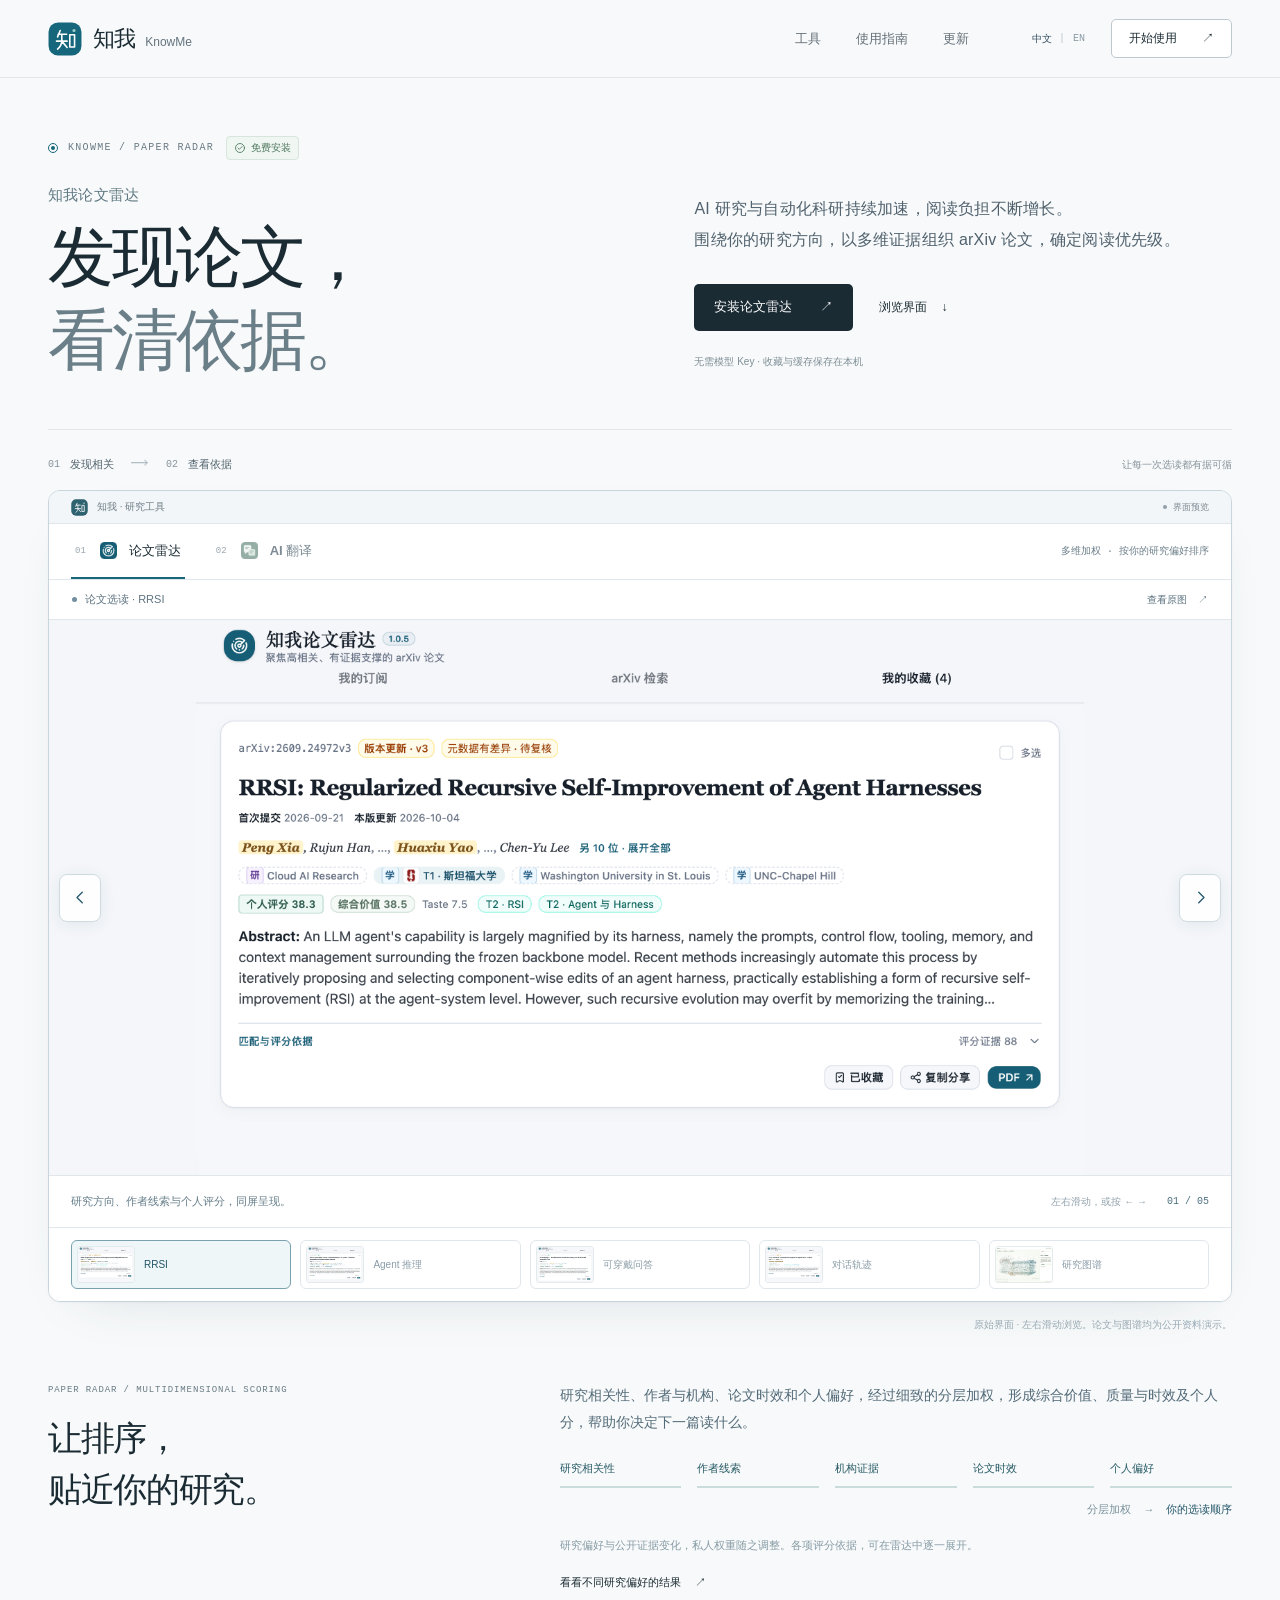
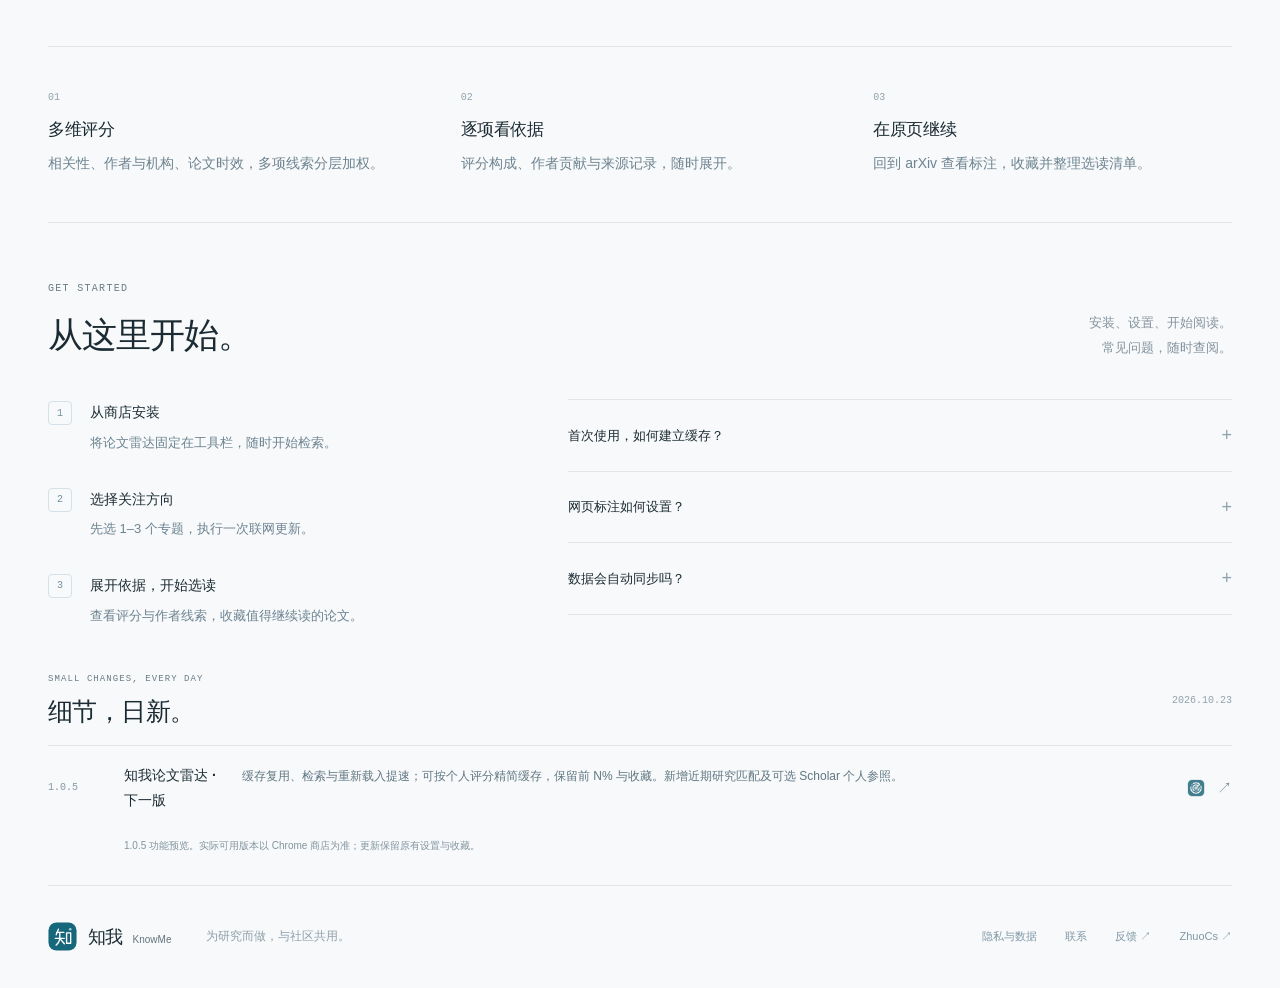
<file: paper-radar/index.html>
<!doctype html>
<html lang="zh-CN"><head><meta charset="utf-8"><meta name="viewport" content="width=device-width,initial-scale=1">
<title>正在前往知我论文雷达</title><link rel="canonical" href="https://hackerchenzhuo.github.io/knowme-research-ai/radar/">
<script>const destination=new URL("../radar/",location.href);destination.search=location.search;destination.hash=location.hash;location.replace(destination.href);</script>
<noscript><meta http-equiv="refresh" content="0;url=../radar/"></noscript></head>
<body><p><a href="../radar/">正在前往知我论文雷达 →</a></p></body></html>
</file>
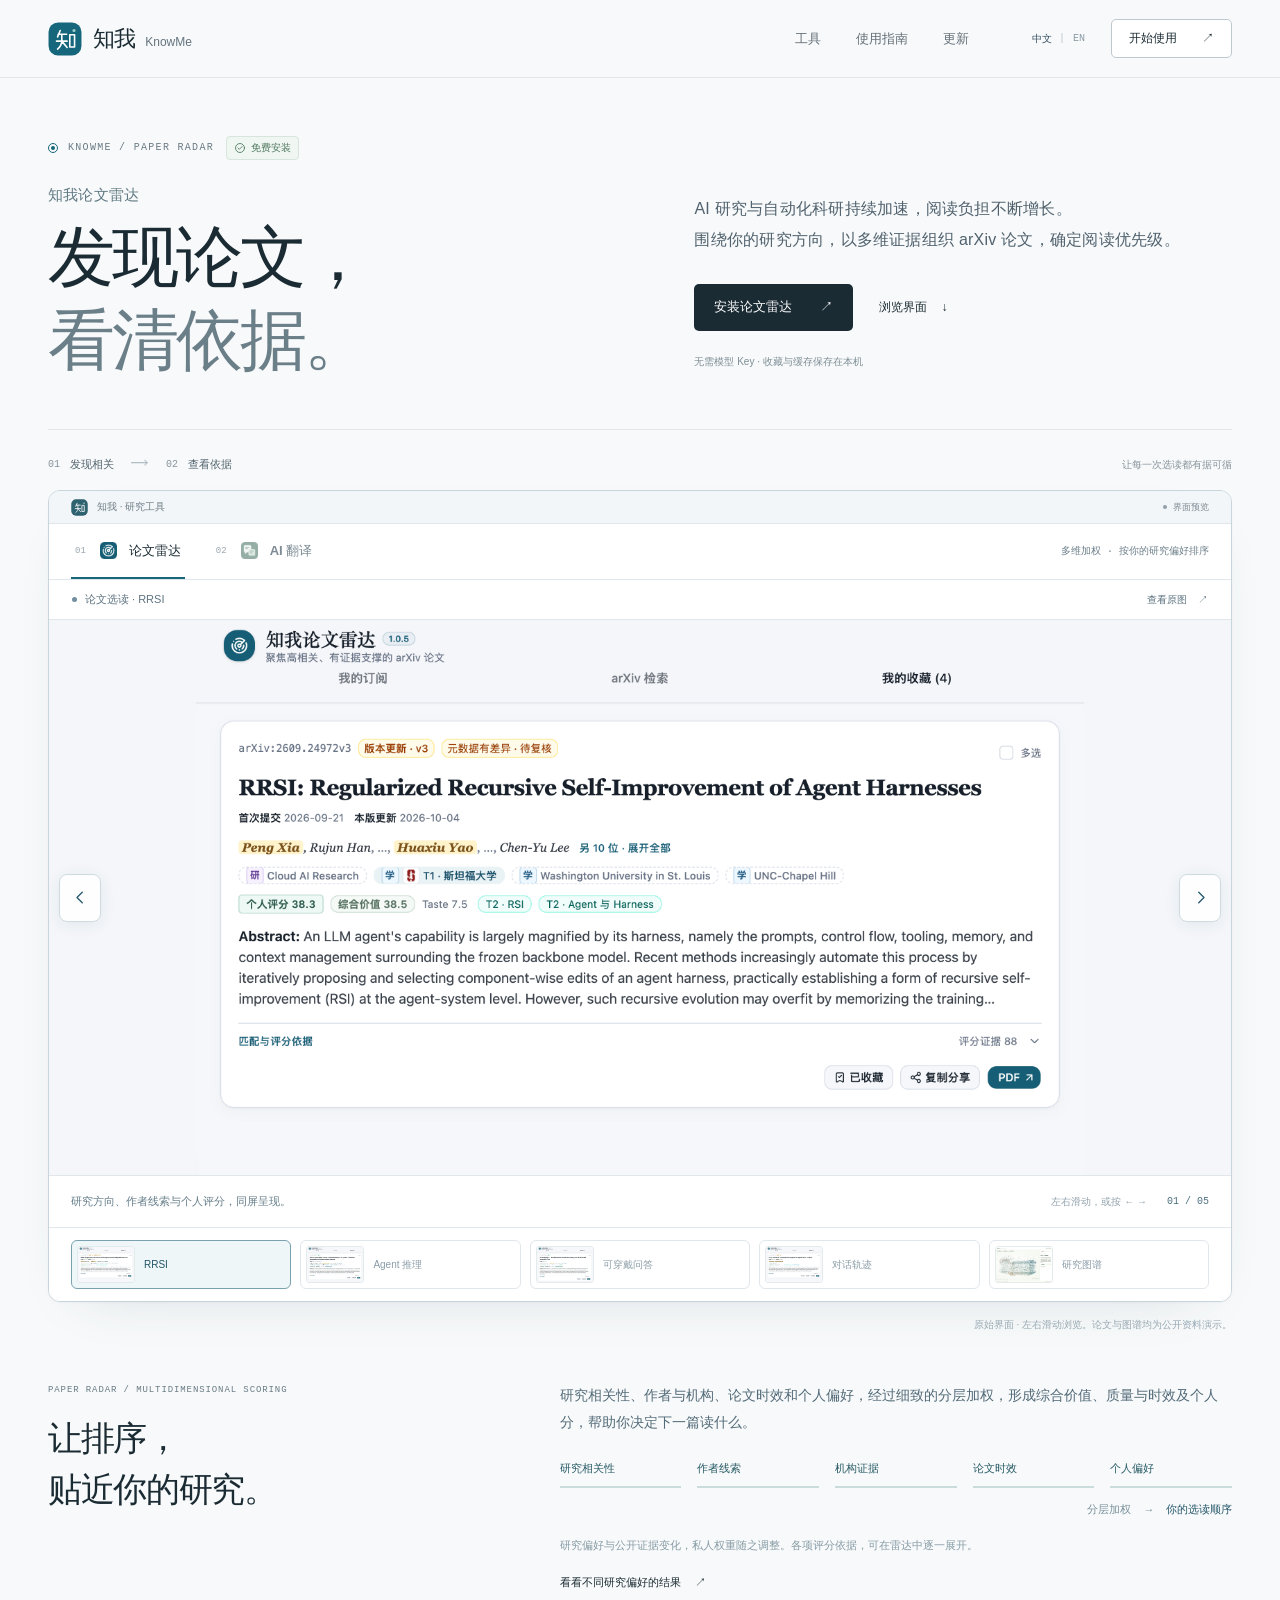
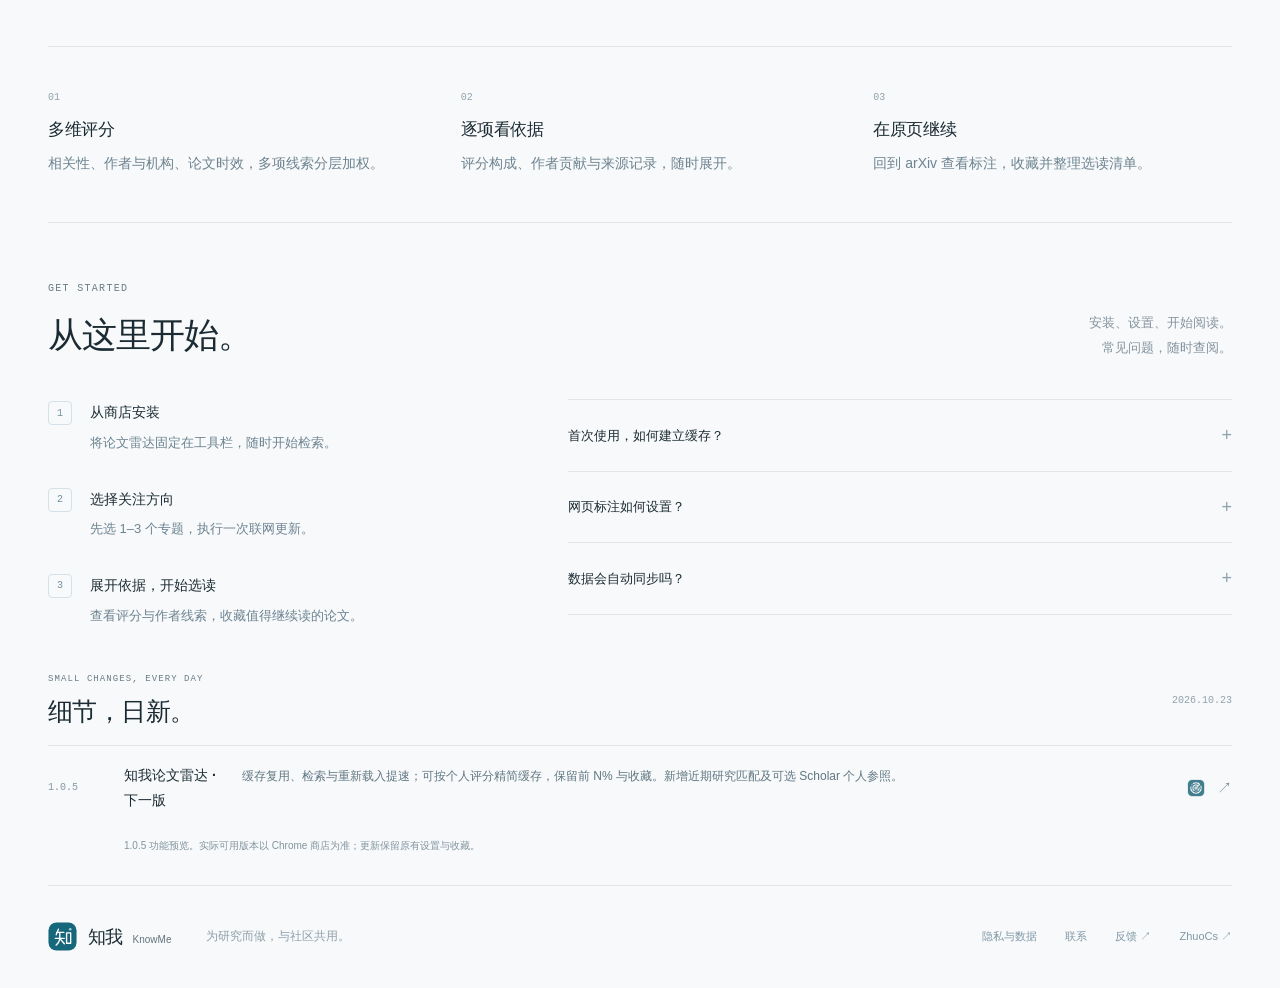
<file: radar/index.html>
<!doctype html>
<html lang="zh-CN">
<head>
  <meta charset="utf-8">
  <meta name="viewport" content="width=device-width,initial-scale=1">
  <meta name="theme-color" content="#f7f9fa">
  <meta name="description" content="用细致的多维评分筛选 arXiv 论文，将研究相关性、作者与机构、时效和个人偏好分层加权。个人维护，免费分享给研究社区。">
  <meta property="og:title" content="知我论文雷达 · KnowMe Paper Radar">
  <meta property="og:description" content="用细致的多维评分筛选 arXiv 论文，将研究相关性、作者与机构、时效和个人偏好分层加权。个人维护，免费分享给研究社区。">
  <meta property="og:type" content="website">
  <meta property="og:image" content="https://hackerchenzhuo.github.io/knowme-research-ai/assets/social-preview.png">
  <meta property="og:image:width" content="1200">
  <meta property="og:image:height" content="630">
  <meta property="og:image:alt" content="知我论文雷达与 AI 翻译：从找论文，到读懂它。">
  <meta name="twitter:image" content="https://hackerchenzhuo.github.io/knowme-research-ai/assets/social-preview.png">
  <meta property="og:url" content="https://hackerchenzhuo.github.io/knowme-research-ai/radar/">
  <link rel="canonical" href="https://hackerchenzhuo.github.io/knowme-research-ai/radar/">
  <link rel="alternate" hreflang="zh-CN" href="https://hackerchenzhuo.github.io/knowme-research-ai/radar/">
  <link rel="alternate" hreflang="en" href="https://hackerchenzhuo.github.io/knowme-research-ai/en/radar/">
  <link rel="alternate" hreflang="x-default" href="https://hackerchenzhuo.github.io/knowme-research-ai/radar/">
  <meta name="twitter:card" content="summary_large_image">
  <title>知我论文雷达 · KnowMe Paper Radar</title>
  <link rel="icon" type="image/svg+xml" href="../assets/knowme.svg">
  <link rel="stylesheet" href="../style.css?v=20261024-gallery">
  <script src="../app.js?v=20261024-gallery" defer></script>
</head>
<body class="product-landing" data-product="radar">
  <a class="skip-link" href="#main">跳到正文</a>
  <header class="site-header">
    <nav class="shell navigation" aria-label="主导航">
      <a class="brand" href="../" aria-label="知我首页"><img src="../assets/knowme.svg" width="34" height="34" alt=""><span>知我<span class="brand-en">KnowMe</span></span></a>
      <div class="nav-links"><a href="../#products">工具</a><a href="#guide">使用指南</a><a href="#updates">更新</a></div>
      <div class="nav-actions"><div class="language-switch" aria-label="网站语言"><span class="lang-current" lang="zh-CN">中文</span><span class="language-divider" aria-hidden="true">|</span><a href="../en/radar/" hreflang="en" lang="en" aria-label="Switch to English">EN</a></div><a class="nav-install" href="https://chromewebstore.google.com/detail/aneomkhamcijmfmeeegocbknklflilof?hl=zh-CN" target="_blank" rel="noopener noreferrer">开始使用 <span aria-hidden="true">↗</span></a></div>
    </nav>
  </header>
  <main id="main">
    <section class="hero shell" id="top" aria-labelledby="hero-title">
      <div class="hero-heading">
        <div class="hero-labels"><p class="eyebrow"><span class="small-orbit" aria-hidden="true"></span>KNOWME / PAPER RADAR</p><span class="free-badge"><svg viewBox="0 0 16 16" aria-hidden="true"><circle cx="8" cy="8" r="6"/><path d="m5.2 8 1.8 1.8 3.8-3.8"/></svg><span>免费安装</span></span></div>
        <p class="product-page-name">知我论文雷达</p><h1 id="hero-title"><span>发现论文，</span><span class="accent">看清依据。</span></h1>
      </div>
      <div class="hero-intro">
        <p class="hero-copy">AI 研究与自动化科研持续加速，阅读负担不断增长。<br>围绕你的研究方向，以多维证据组织 arXiv 论文，确定阅读优先级。</p>
        <div class="hero-links"><a class="button primary" href="https://chromewebstore.google.com/detail/aneomkhamcijmfmeeegocbknklflilof?hl=zh-CN" target="_blank" rel="noopener noreferrer">安装论文雷达 <span aria-hidden="true">↗</span></a><a class="text-link" id="watch-demo" href="#experience">浏览界面 <span aria-hidden="true">↓</span></a></div>
        <p class="hero-note">无需模型 Key · 收藏与缓存保存在本机</p>
      </div>
      <div class="experience-heading"><p><span>01</span> 发现相关 <span class="flow-connector" aria-hidden="true">⟶</span> <span>02</span> 查看依据</p><span>让每一次选读都有据可循</span></div>
      <div class="experience" id="experience" data-mode="radar" data-stage="0">
        <div class="window-bar"><span class="window-title"><img src="../assets/knowme.svg" width="17" height="17" alt="">知我 · 研究工具</span><span class="demo-label"><i aria-hidden="true"></i>界面预览</span></div>
        <div class="demo-toolbar">
          <div class="product-tabs" role="tablist" aria-label="选择工具演示">
            <button class="product-tab" id="radar-tab" role="tab" type="button" aria-selected="true" aria-controls="radar-demo" data-mode="radar"><span class="product-tab-index" aria-hidden="true">01</span><img src="../assets/radar.png" width="23" height="23" alt="">论文雷达</button>
            <button class="product-tab" id="translate-tab" role="tab" type="button" aria-selected="false" aria-controls="translate-demo" tabindex="-1" data-mode="translate"><span class="product-tab-index" aria-hidden="true">02</span><img src="../assets/translate.png" width="23" height="23" alt="">AI 翻译</button>
          </div>
          <p class="tour-state"><span id="tour-caption">多维加权 · 按你的研究偏好排序</span></p>
        </div>
        <div id="radar-demo" class="demo-panel radar-panel" role="tabpanel" aria-labelledby="radar-tab">
          <div class="capture-heading"><span><i aria-hidden="true"></i><span id="capture-title">论文选读 · RRSI</span></span><a id="capture-original" href="../assets/radar-rrsi.png?v=20261024-gallery" target="_blank" rel="noopener noreferrer">查看原图 <span aria-hidden="true">↗</span></a></div>
          <div class="capture-gallery">
            <div class="radar-capture" id="radar-captures" tabindex="0" role="region" aria-roledescription="轮播画廊" aria-label="论文雷达原始截图画廊" aria-describedby="capture-hint">
              <figure class="capture-slide" role="group" aria-label="1 / 5" aria-hidden="false"><img src="../assets/radar-rrsi.webp?v=20261024-gallery" alt="论文雷达工作台：RRSI 的独立论文卡片与个人评分。" width="1280" height="800" draggable="false" decoding="async" fetchpriority="high"></figure>
              <figure class="capture-slide" role="group" aria-label="2 / 5" aria-hidden="true"><img src="../assets/radar-agents.webp?v=20261024-gallery" alt="论文雷达工作台：When Agents Slow Down 的独立论文卡片。" width="1280" height="800" draggable="false" decoding="async" loading="lazy"></figure>
              <figure class="capture-slide" role="group" aria-label="3 / 5" aria-hidden="true"><img src="../assets/radar-wearableqa.webp?v=20261024-gallery" alt="论文雷达工作台：WearableQA 的论文、作者与机构标签。" width="1280" height="800" draggable="false" decoding="async" loading="lazy"></figure>
              <figure class="capture-slide" role="group" aria-label="4 / 5" aria-hidden="true"><img src="../assets/radar-conversation.webp?v=20261024-gallery" alt="论文雷达工作台：Conversation Compiler 的论文卡片与代码入口。" width="1280" height="800" draggable="false" decoding="async" loading="lazy"></figure>
              <figure class="capture-slide" role="group" aria-label="5 / 5" aria-hidden="true"><img src="../assets/radar-research-map.webp?v=20261024-gallery" alt="研究图谱：公开书目中的作者与合作关系。" width="1280" height="800" draggable="false" decoding="async" loading="lazy"></figure>
            </div>
            <button class="capture-arrow capture-previous" type="button" data-capture-direction="-1" aria-label="上一张截图" aria-controls="radar-captures"><svg viewBox="0 0 24 24" aria-hidden="true"><path d="m14 6-6 6 6 6"/></svg></button>
            <button class="capture-arrow capture-next" type="button" data-capture-direction="1" aria-label="下一张截图" aria-controls="radar-captures"><svg viewBox="0 0 24 24" aria-hidden="true"><path d="m10 6 6 6-6 6"/></svg></button>
          </div>
          <div class="capture-footer"><p id="capture-description">研究方向、作者线索与个人评分，同屏呈现。</p><span class="capture-hint" id="capture-hint">左右滑动，或按 ← →</span><span class="capture-position" id="capture-position" aria-hidden="true">01 / 05</span></div>
        </div>
        <div id="translate-demo" class="demo-panel translate-panel" role="tabpanel" aria-labelledby="translate-tab" hidden>
          <section class="source-pane" aria-label="英文 Markdown 阅读笔记">
            <div class="pane-heading"><span>原文 <span class="pane-paper">research-notes.md</span></span><button type="button" id="source-format" aria-pressed="false">Markdown <span aria-hidden="true">‹/›</span></button></div>
            <div class="reading-scroll source-scroll" tabindex="0" role="region" aria-label="英文原文与 Markdown 源码，可滚动">
              <!-- fixed-demo:start -->
<article class="markdown-document source-rendered" lang="en">
<section data-section="intro"><p class="document-eyebrow">READING BRIEF / THREE PAPERS</p><h3>Three papers.<br>Three research questions.</h3><blockquote><strong>Sources.</strong> <a href="https://arxiv.org/abs/2609.15309" target="_blank" rel="noopener noreferrer">When Agents Slow Down ↗</a> · <a href="https://arxiv.org/abs/2609.05405" target="_blank" rel="noopener noreferrer">WearableQA ↗</a> · <a href="https://arxiv.org/abs/2603.29678" target="_blank" rel="noopener noreferrer">Conversation Compiler ↗</a></blockquote><h4>1. Start with the research question</h4><p>A useful reading brief connects the question, the data and the evidence. These three papers provide different starting points.</p><ol><li><strong>Agent reasoning</strong><ul><li>Inspect the test-time strategy and token budget.</li><li>Follow the decisions recorded in the <em>trace</em>.</li></ul></li><li><strong>Wearable data</strong><ul><li>Check the available health signals.</li><li>Separate the task definition from the evidence used to answer it.</li></ul></li><li><strong>Conversation analysis</strong><ul><li>Follow the views used to inspect an agent trace.</li><li>Return to the original paper for its full method.</li></ul></li></ol></section>
<section data-section="table"><h4>1.1 A compact comparison</h4><table><thead><tr><th>Paper</th><th>Research focus</th><th>Read for</th></tr></thead><tbody><tr><td><a href="https://arxiv.org/abs/2609.15309" target="_blank" rel="noopener noreferrer">When Agents Slow Down ↗</a></td><td>LLM agent strategies</td><td>Compute and progress</td></tr><tr><td><a href="https://arxiv.org/abs/2609.05405" target="_blank" rel="noopener noreferrer">WearableQA ↗</a></td><td>Reasoning over wearable data</td><td>Signals and questions</td></tr><tr><td><a href="https://arxiv.org/abs/2603.29678" target="_blank" rel="noopener noreferrer">Conversation Compiler ↗</a></td><td>Agent trace analysis</td><td>Views and evidence</td></tr></tbody></table></section>
<section data-section="outline"><h4>2. Trace the evidence</h4><p>A <strong>trace</strong> records steps in a process. Keep each claim connected to its source.</p><ul><li>Read the research question.<ul><li>Locate the relevant figure or example.</li><li>Keep source links with your notes.</li></ul></li><li>Record open questions for the next pass.</li></ul></section>
<section data-section="code"><h4>3. Keep code intact</h4><pre><code>for paper in reading_list:
    print(paper["title"], paper["url"])</code></pre><p class="document-reference">Illustrative reading checklist. Open each source for the complete paper.</p></section></article><pre class="markdown-source" hidden lang="en"><code><span data-section="intro"># Three papers. Three research questions.

&gt; **Sources:** [When Agents Slow Down](https://arxiv.org/abs/2609.15309) · [WearableQA](https://arxiv.org/abs/2609.05405) · [Conversation Compiler](https://arxiv.org/abs/2603.29678)

## 1. Start with the research question

1. **Agent reasoning**
   - Inspect the test-time strategy and token budget.
   - Follow the decisions recorded in the *trace*.
2. **Wearable data**
   - Check the available health signals.
   - Separate the task definition from the evidence.
3. **Conversation analysis**
   - Follow the views used to inspect an agent trace.
   - Return to the original paper for its full method.

</span><span data-section="table">### 1.1 A compact comparison

| Paper | Research focus | Read for |
| :--- | :--- | :--- |
| [When Agents Slow Down](https://arxiv.org/abs/2609.15309) | LLM agent strategies | Compute and progress |
| [WearableQA](https://arxiv.org/abs/2609.05405) | Reasoning over wearable data | Signals and questions |
| [Conversation Compiler](https://arxiv.org/abs/2603.29678) | Agent trace analysis | Views and evidence |

</span><span data-section="outline">## 2. Trace the evidence

A **trace** records steps in a process. Keep each claim connected to its source.

- Read the research question.
  - Locate the relevant figure or example.
  - Keep source links with your notes.
- Record open questions for the next pass.

</span><span data-section="code">## 3. Keep code intact

```python
for paper in reading_list:
    print(paper[&quot;title&quot;], paper[&quot;url&quot;])
```

Illustrative reading checklist. Open each source for the complete paper.
</span></code></pre>
<!-- fixed-demo:end -->
            </div>
            <div class="reading-footer"><span>标题、链接、表格与代码，结构完整。</span><a href="https://arxiv.org/abs/2609.24972" target="_blank" rel="noopener noreferrer">arXiv ↗</a></div>
          </section>
          <section class="translation-pane" aria-label="保留 Markdown 结构的中文译文">
            <div class="pane-heading"><span>译文 <span class="pane-paper">保留原文结构</span></span><span class="language-tag">简体中文</span></div>
            <div class="reading-scroll translation-scroll" tabindex="0" role="region" aria-label="中文译文，可滚动对照标题、表格与代码">
              <!-- fixed-demo:start -->
<article class="markdown-document translated-document" lang="zh-CN">
<section data-section="intro"><p class="document-eyebrow">阅读简报 / 三篇论文</p><h3>三篇论文，<br>三个研究问题。</h3><blockquote><strong>来源。</strong><a href="https://arxiv.org/abs/2609.15309" target="_blank" rel="noopener noreferrer">When Agents Slow Down ↗</a> · <a href="https://arxiv.org/abs/2609.05405" target="_blank" rel="noopener noreferrer">WearableQA ↗</a> · <a href="https://arxiv.org/abs/2603.29678" target="_blank" rel="noopener noreferrer">Conversation Compiler ↗</a></blockquote><h4>1. 从研究问题开始</h4><p>一份有用的阅读简报，会把问题、数据与证据联系起来。这三篇论文提供了不同的切入点。</p><ol><li><strong>Agent 推理</strong><ul><li>查看测试时策略与 token 预算。</li><li>沿着<span data-term>执行轨迹</span>理解各步决策。</li></ul></li><li><strong>可穿戴数据</strong><ul><li>核对可用的健康信号。</li><li>分别查看任务定义与作答依据。</li></ul></li><li><strong>对话分析</strong><ul><li>了解用于分析 Agent <span data-term>执行轨迹</span>的不同视图。</li><li>返回原文，查看完整方法。</li></ul></li></ol></section>
<section data-section="table"><h4>1.1 简明对照</h4><table><thead><tr><th>论文</th><th>研究重点</th><th>阅读线索</th></tr></thead><tbody><tr><td><a href="https://arxiv.org/abs/2609.15309" target="_blank" rel="noopener noreferrer">When Agents Slow Down ↗</a></td><td>大模型 Agent 策略</td><td>计算开销与过程进展</td></tr><tr><td><a href="https://arxiv.org/abs/2609.05405" target="_blank" rel="noopener noreferrer">WearableQA ↗</a></td><td>可穿戴数据推理</td><td>信号与问题设置</td></tr><tr><td><a href="https://arxiv.org/abs/2603.29678" target="_blank" rel="noopener noreferrer">Conversation Compiler ↗</a></td><td>Agent 轨迹分析</td><td>分析视图与证据</td></tr></tbody></table></section>
<section data-section="outline"><h4>2. 沿线索查看证据</h4><p><strong><span data-term>执行轨迹</span></strong>记录了一个过程中的各个步骤。为每条结论保留对应的来源。</p><ul><li>明确研究问题。<ul><li>找到对应的图表或实例。</li><li>将原文链接保存在笔记中。</li></ul></li><li>记录留待下一轮阅读的问题。</li></ul></section>
<section data-section="code"><h4>3. 代码保持原样</h4><pre><code>for paper in reading_list:
    print(paper["title"], paper["url"])</code></pre><p class="document-reference">此处为阅读清单示例；完整内容请查阅各篇原文。</p></section></article>
<!-- fixed-demo:end -->
            </div>
            <div class="term-preference"><div><span class="term-symbol" aria-hidden="true">Aa</span><p><strong>沿用你的译法</strong><span>trace <span aria-hidden="true">→</span> <label class="sr-only" for="term-choice">trace 的示例译法</label><select id="term-choice"><option value="执行轨迹">执行轨迹</option><option value="过程记录">过程记录</option></select></span></p></div><button type="button" id="remember-term">保存译法 <span aria-hidden="true">↗</span></button></div>
            <p class="memory-status" id="memory-status" role="status">按领域与语境，沿用个人译法。</p>
          </section>
        </div>
        <div class="demo-controls">
          <div class="stage-controls" role="group" aria-label="选择演示画面"><button type="button" data-stage="0" aria-pressed="true"><span class="stage-number">01</span><img class="stage-thumb" src="../assets/radar-rrsi-thumb.webp?v=20261024-gallery" alt="" width="220" height="138" loading="lazy"><span class="stage-name">RRSI</span></button><button type="button" data-stage="1" aria-pressed="false"><span class="stage-number">02</span><img class="stage-thumb" src="../assets/radar-agents-thumb.webp?v=20261024-gallery" alt="" width="220" height="138" loading="lazy"><span class="stage-name">Agent 推理</span></button><button type="button" data-stage="2" aria-pressed="false"><span class="stage-number">03</span><img class="stage-thumb" src="../assets/radar-wearableqa-thumb.webp?v=20261024-gallery" alt="" width="220" height="138" loading="lazy"><span class="stage-name">可穿戴问答</span></button><button type="button" data-stage="3" aria-pressed="false"><span class="stage-number">04</span><img class="stage-thumb" src="../assets/radar-conversation-thumb.webp?v=20261024-gallery" alt="" width="220" height="138" loading="lazy"><span class="stage-name">对话轨迹</span></button><button type="button" data-stage="4" aria-pressed="false"><span class="stage-number">05</span><img class="stage-thumb" src="../assets/radar-research-map-thumb.webp?v=20261024-gallery" alt="" width="220" height="138" loading="lazy"><span class="stage-name">研究图谱</span></button></div>

        </div>
      </div>
      <p class="demo-disclaimer" id="demo-disclaimer">原始界面 · 左右滑动浏览。论文与图谱均为公开资料演示。</p>
    </section>

    <section class="score-section shell" id="ranking" aria-labelledby="score-title">
      <div class="score-heading"><p class="eyebrow">PAPER RADAR / MULTIDIMENSIONAL SCORING</p><h2 id="score-title">让排序，<br>贴近你的研究。</h2></div>
      <div class="score-copy"><p>研究相关性、作者与机构、论文时效和个人偏好，经过细致的分层加权，形成综合价值、质量与时效及个人分，帮助你决定下一篇读什么。</p><div class="score-signals" aria-label="评分维度"><span>研究相关性</span><span>作者线索</span><span>机构证据</span><span>论文时效</span><span>个人偏好</span></div><div class="score-result"><span>分层加权</span><span aria-hidden="true">→</span><strong>你的选读顺序</strong></div><p class="score-note">研究偏好与公开证据变化，私人权重随之调整。各项评分依据，可在雷达中逐一展开。</p><a class="text-link" href="../#personal-ranking-preview">看看不同研究偏好的结果 <span aria-hidden="true">↗</span></a></div>
    </section>

    <section class="principles shell" aria-label="工具特点"><div><span class="principle-number">01</span><h2>多维评分</h2><p>相关性、作者与机构、论文时效，多项线索分层加权。</p></div><div><span class="principle-number">02</span><h2>逐项看依据</h2><p>评分构成、作者贡献与来源记录，随时展开。</p></div><div><span class="principle-number">03</span><h2>在原页继续</h2><p>回到 arXiv 查看标注，收藏并整理选读清单。</p></div></section>







    <section class="guide-section shell" id="guide" aria-labelledby="guide-title"><div class="section-heading"><div><p class="eyebrow">GET STARTED</p><h2 id="guide-title">从这里开始。</h2></div><p>安装、设置、开始阅读。<br>常见问题，随时查阅。</p></div><div class="guide-grid"><div class="quick-start"><div><span>1</span><p><strong>从商店安装</strong><span>将论文雷达固定在工具栏，随时开始检索。</span></p></div><div><span>2</span><p><strong>选择关注方向</strong><span>先选 1–3 个专题，执行一次联网更新。</span></p></div><div><span>3</span><p><strong>展开依据，开始选读</strong><span>查看评分与作者线索，收藏值得继续读的论文。</span></p></div></div><div class="faq-list"><details><summary>首次使用，如何建立缓存？<span aria-hidden="true">+</span></summary><p>先选专题，执行一次「联网更新」。之后可用「仅用缓存」回看相同日期与筛选范围。缓存模式不会访问 arXiv；如需最新论文，请主动更新。</p></details>
<details><summary>网页标注如何设置？<span aria-hidden="true">+</span></summary><p>作者主页、Scholar 搜索 / arXiv 详情可独立开关。「精简模式」保留「知我」入口，收起长状态与作者染色。标注来自本机记录与有限基础索引，未命中不代表论文不重要。</p></details>
<details><summary>数据会自动同步吗？<span aria-hidden="true">+</span></summary><p>收藏、缓存、个人译法与历史保存在当前浏览器，不随 Google 账号自动同步。更换设备、浏览器配置或卸载前，请先导出备份。翻译与连接测试由你选择的模型服务处理。</p></details></div></div></section>

    <section class="updates-section shell" id="updates" aria-labelledby="updates-title"><div class="section-heading"><div><p class="eyebrow">SMALL CHANGES, EVERY DAY</p><h2 id="updates-title">细节，日新。</h2></div><span class="updated-date">2026.10.23</span></div><a class="update-row" href="https://chromewebstore.google.com/detail/aneomkhamcijmfmeeegocbknklflilof?hl=zh-CN" target="_blank" rel="noopener noreferrer" aria-label="在 Chrome 商店查看论文雷达"><span class="release-version">1.0.5</span><div><h3>知我论文雷达 · 下一版</h3><p>缓存复用、检索与重新载入提速；可按个人评分精简缓存，保留前 N% 与收藏。新增近期研究匹配及可选 Scholar 个人参照。</p></div><span class="update-destination"><img src="../assets/radar.png" alt="" width="30" height="30"><span class="update-arrow" aria-hidden="true">↗</span></span></a><p class="update-note">1.0.5 功能预览。实际可用版本以 Chrome 商店为准；更新保留原有设置与收藏。</p></section>
  </main>
  <footer class="site-footer shell"><a class="brand" href="../"><img src="../assets/knowme.svg" width="30" height="30" alt=""><span>知我<span class="brand-en">KnowMe</span></span></a><p>为研究而做，与社区共用。</p><div><button type="button" id="open-privacy">隐私与数据</button><span class="contact-entry"><button type="button" aria-describedby="contact-email">联系</button><span class="contact-email" id="contact-email" role="tooltip">hackerchenzhuo@gmail.com</span></span><a href="https://github.com/hackerchenzhuo/knowme-research-ai/issues" target="_blank" rel="noopener noreferrer">反馈 <span aria-hidden="true">↗</span></a><a href="https://github.com/hackerchenzhuo" target="_blank" rel="noopener noreferrer">ZhuoCs <span aria-hidden="true">↗</span></a></div></footer>
  <dialog class="privacy-dialog" id="privacy-dialog" aria-labelledby="privacy-title"><button class="dialog-close" type="button" id="close-privacy" aria-label="关闭隐私说明">×</button><p class="eyebrow">PRIVACY, IN PLAIN WORDS</p><h2 id="privacy-title">数据如何使用。</h2><p>本页演示使用公开论文与预置文字。交互仅作用于当前页面，不调用模型，也不读取插件数据、剪贴板或浏览历史。</p><h3>论文雷达</h3><p>缓存、收藏与设置保存在当前浏览器。主动检索或更新会访问 arXiv 等公开学术来源；网页标注使用本机记录与有限基础索引。</p><h3>AI 翻译</h3><p>模型连接、个人译法与翻译历史保存在本机。翻译或测试连接时，请求会发送至你选择的模型服务，并使用对应额度。重要记忆请定期导出备份。</p><p class="privacy-foot">数据用途、权限与管理方式，详见隐私说明。</p><div class="privacy-doc-links"><a href="../radar-privacy.html">论文雷达隐私说明 ↗</a><a href="../privacy.html">AI 翻译隐私说明 ↗</a></div></dialog>
  <noscript><p class="noscript-note shell">动态演示需要 JavaScript。工具说明、安装入口与常见问题仍可正常阅读。</p></noscript>
</body>
</html>
</file>
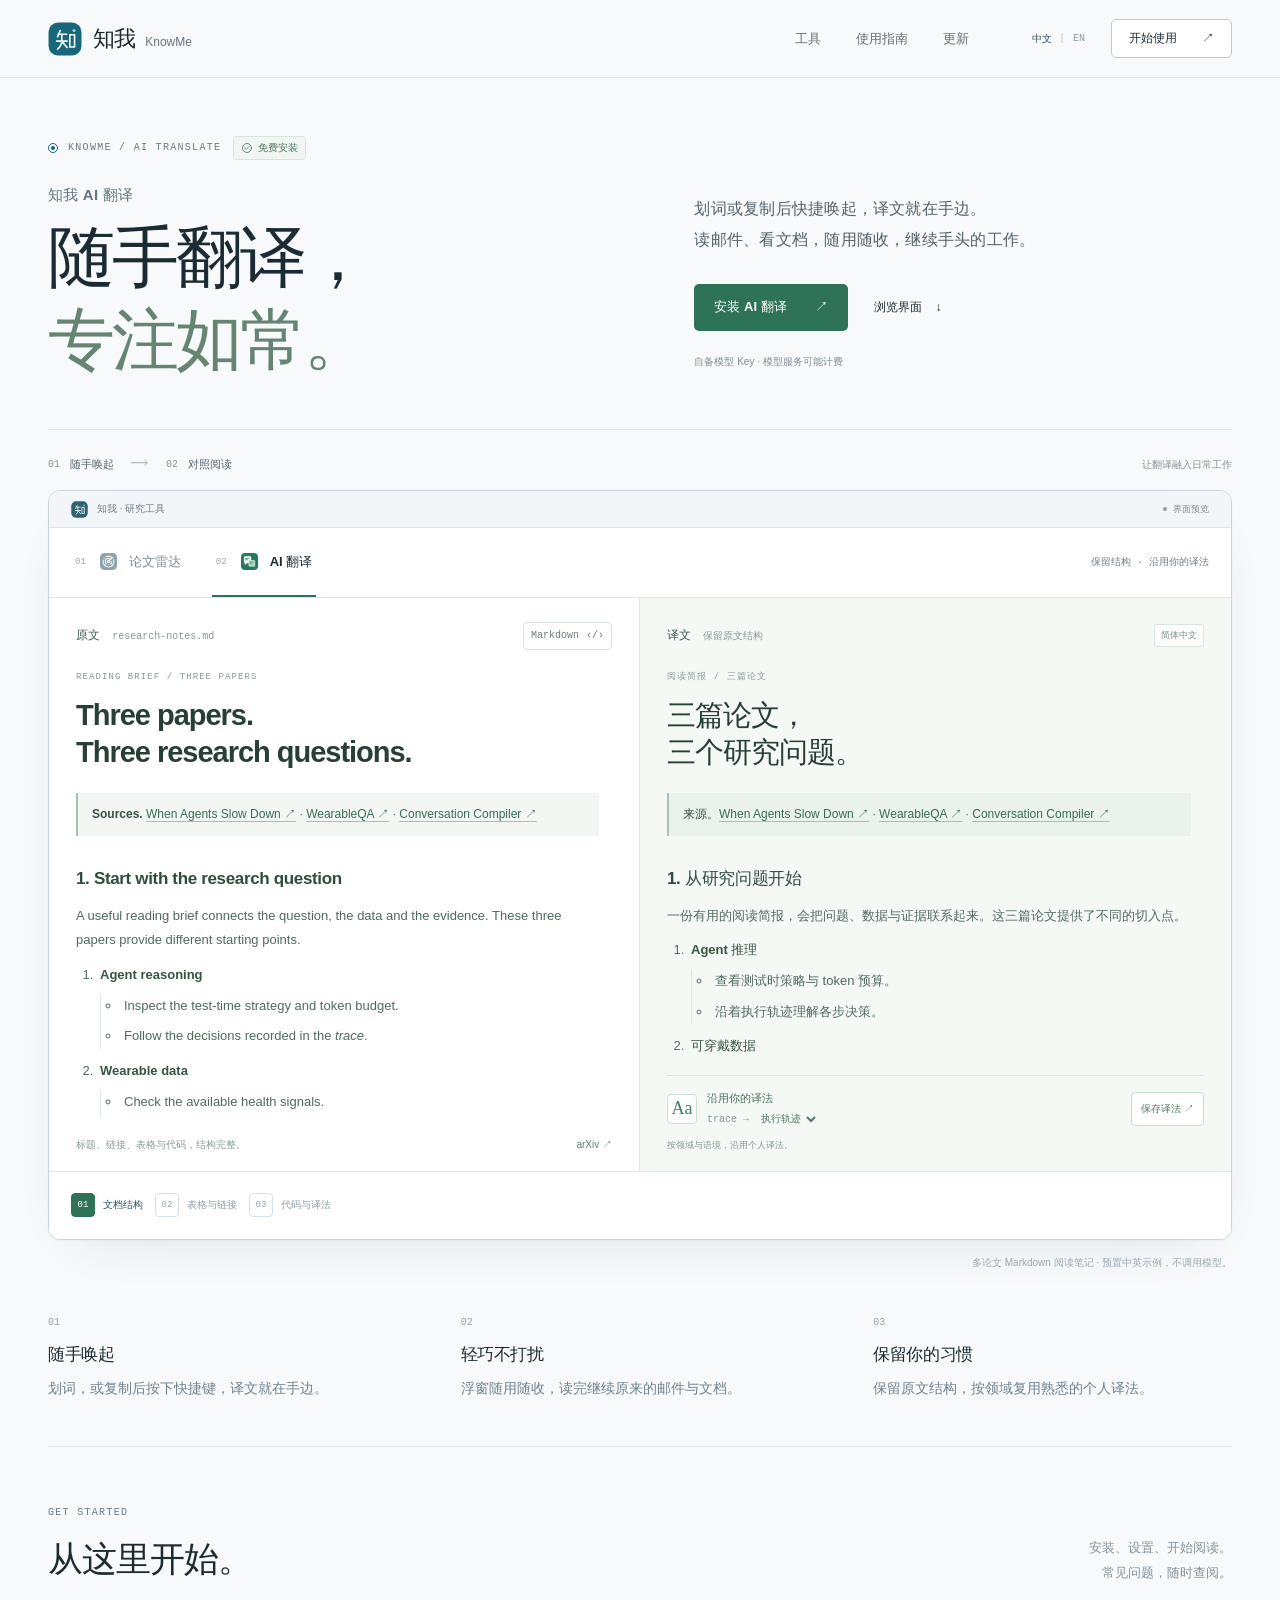
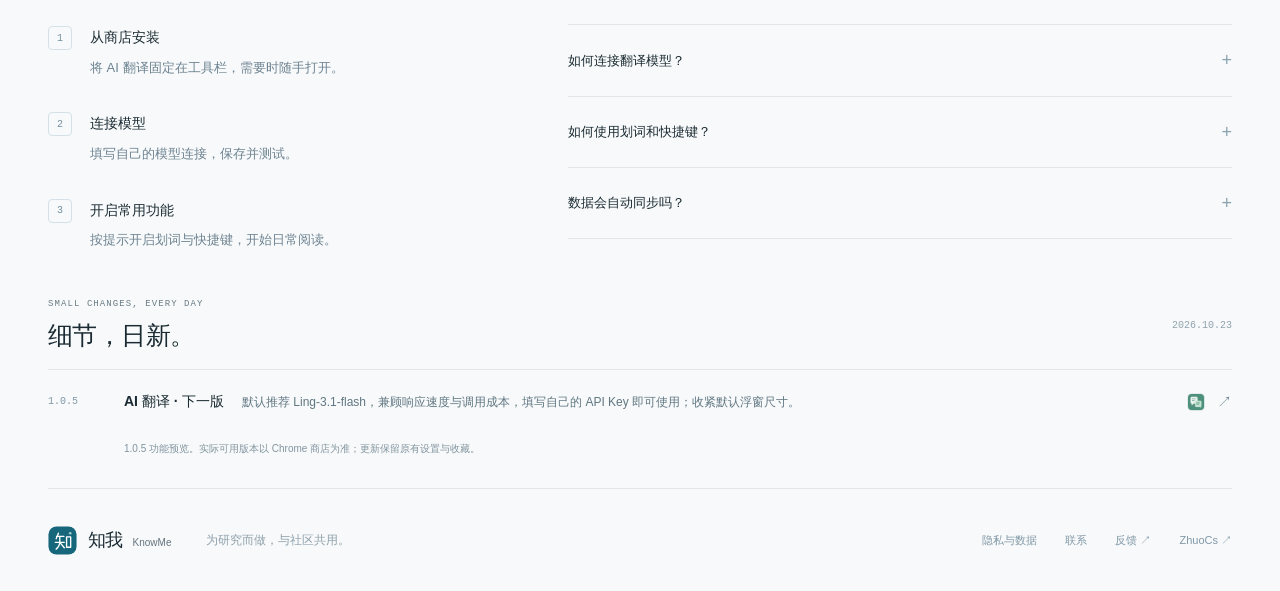
<file: translate/index.html>
<!doctype html>
<html lang="zh-CN">
<head>
  <meta charset="utf-8">
  <meta name="viewport" content="width=device-width,initial-scale=1">
  <meta name="theme-color" content="#f7f9fa">
  <meta name="description" content="划词或复制后快捷唤起，轻巧浮窗随用随收。让翻译融入邮件、文档与日常办公，保留 Markdown 结构和个人译法。">
  <meta property="og:title" content="知我 AI 翻译 · 随手翻译，专注如常">
  <meta property="og:description" content="划词或复制后快捷唤起，轻巧浮窗随用随收。让翻译融入邮件、文档与日常办公，保留 Markdown 结构和个人译法。">
  <meta property="og:type" content="website">
  <meta property="og:image" content="https://hackerchenzhuo.github.io/knowme-research-ai/assets/social-preview.png">
  <meta property="og:image:width" content="1200">
  <meta property="og:image:height" content="630">
  <meta property="og:image:alt" content="知我论文雷达与 AI 翻译：从找论文，到读懂它。">
  <meta name="twitter:image" content="https://hackerchenzhuo.github.io/knowme-research-ai/assets/social-preview.png">
  <meta property="og:url" content="https://hackerchenzhuo.github.io/knowme-research-ai/translate/">
  <link rel="canonical" href="https://hackerchenzhuo.github.io/knowme-research-ai/translate/">
  <link rel="alternate" hreflang="zh-CN" href="https://hackerchenzhuo.github.io/knowme-research-ai/translate/">
  <link rel="alternate" hreflang="en" href="https://hackerchenzhuo.github.io/knowme-research-ai/en/translate/">
  <link rel="alternate" hreflang="x-default" href="https://hackerchenzhuo.github.io/knowme-research-ai/translate/">
  <meta name="twitter:card" content="summary_large_image">
  <title>知我 AI 翻译 · 随手翻译，专注如常</title>
  <link rel="icon" type="image/svg+xml" href="../assets/knowme.svg">
  <link rel="stylesheet" href="../style.css?v=20261024-gallery">
  <script src="../app.js?v=20261024-gallery" defer></script>
</head>
<body class="product-landing" data-product="translate">
  <a class="skip-link" href="#main">跳到正文</a>
  <header class="site-header">
    <nav class="shell navigation" aria-label="主导航">
      <a class="brand" href="../" aria-label="知我首页"><img src="../assets/knowme.svg" width="34" height="34" alt=""><span>知我<span class="brand-en">KnowMe</span></span></a>
      <div class="nav-links"><a href="../#products">工具</a><a href="#guide">使用指南</a><a href="#updates">更新</a></div>
      <div class="nav-actions"><div class="language-switch" aria-label="网站语言"><span class="lang-current" lang="zh-CN">中文</span><span class="language-divider" aria-hidden="true">|</span><a href="../en/translate/" hreflang="en" lang="en" aria-label="Switch to English">EN</a></div><a class="nav-install" href="https://chromewebstore.google.com/detail/ggbnigoglmfkdfmjggiifmfoinncblgm?hl=zh-CN" target="_blank" rel="noopener noreferrer">开始使用 <span aria-hidden="true">↗</span></a></div>
    </nav>
  </header>
  <main id="main">
    <section class="hero shell" id="top" aria-labelledby="hero-title">
      <div class="hero-heading">
        <div class="hero-labels"><p class="eyebrow"><span class="small-orbit" aria-hidden="true"></span>KNOWME / AI TRANSLATE</p><span class="free-badge"><svg viewBox="0 0 16 16" aria-hidden="true"><circle cx="8" cy="8" r="6"/><path d="m5.2 8 1.8 1.8 3.8-3.8"/></svg><span>免费安装</span></span></div>
        <p class="product-page-name">知我 AI 翻译</p><h1 id="hero-title"><span>随手翻译，</span><span class="accent">专注如常。</span></h1>
      </div>
      <div class="hero-intro">
        <p class="hero-copy">划词或复制后快捷唤起，译文就在手边。<br>读邮件、看文档，随用随收，继续手头的工作。</p>
        <div class="hero-links"><a class="button green" href="https://chromewebstore.google.com/detail/ggbnigoglmfkdfmjggiifmfoinncblgm?hl=zh-CN" target="_blank" rel="noopener noreferrer">安装 AI 翻译 <span aria-hidden="true">↗</span></a><a class="text-link" id="watch-demo" href="#experience">浏览界面 <span aria-hidden="true">↓</span></a></div>
        <p class="hero-note">自备模型 Key · 模型服务可能计费</p>
      </div>
      <div class="experience-heading"><p><span>01</span> 随手唤起 <span class="flow-connector" aria-hidden="true">⟶</span> <span>02</span> 对照阅读</p><span>让翻译融入日常工作</span></div>
      <div class="experience" id="experience" data-mode="translate" data-stage="0">
        <div class="window-bar"><span class="window-title"><img src="../assets/knowme.svg" width="17" height="17" alt="">知我 · 研究工具</span><span class="demo-label"><i aria-hidden="true"></i>界面预览</span></div>
        <div class="demo-toolbar">
          <div class="product-tabs" role="tablist" aria-label="选择工具演示">
            <button class="product-tab" id="radar-tab" role="tab" type="button" aria-selected="false" tabindex="-1" aria-controls="radar-demo" data-mode="radar"><span class="product-tab-index" aria-hidden="true">01</span><img src="../assets/radar.png" width="23" height="23" alt="">论文雷达</button>
            <button class="product-tab" id="translate-tab" role="tab" type="button" aria-selected="true" aria-controls="translate-demo" data-mode="translate"><span class="product-tab-index" aria-hidden="true">02</span><img src="../assets/translate.png" width="23" height="23" alt="">AI 翻译</button>
          </div>
          <p class="tour-state"><span id="tour-caption">多维加权 · 按你的研究偏好排序</span></p>
        </div>
        <div id="radar-demo" class="demo-panel radar-panel" role="tabpanel" aria-labelledby="radar-tab" hidden>
          <div class="capture-heading"><span><i aria-hidden="true"></i><span id="capture-title">论文选读 · RRSI</span></span><a id="capture-original" href="../assets/radar-rrsi.png?v=20261024-gallery" target="_blank" rel="noopener noreferrer">查看原图 <span aria-hidden="true">↗</span></a></div>
          <div class="capture-gallery">
            <div class="radar-capture" id="radar-captures" tabindex="0" role="region" aria-roledescription="轮播画廊" aria-label="论文雷达原始截图画廊" aria-describedby="capture-hint">
              <figure class="capture-slide" role="group" aria-label="1 / 5" aria-hidden="false"><img src="../assets/radar-rrsi.webp?v=20261024-gallery" alt="论文雷达工作台：RRSI 的独立论文卡片与个人评分。" width="1280" height="800" draggable="false" decoding="async" fetchpriority="high"></figure>
              <figure class="capture-slide" role="group" aria-label="2 / 5" aria-hidden="true"><img src="../assets/radar-agents.webp?v=20261024-gallery" alt="论文雷达工作台：When Agents Slow Down 的独立论文卡片。" width="1280" height="800" draggable="false" decoding="async" loading="lazy"></figure>
              <figure class="capture-slide" role="group" aria-label="3 / 5" aria-hidden="true"><img src="../assets/radar-wearableqa.webp?v=20261024-gallery" alt="论文雷达工作台：WearableQA 的论文、作者与机构标签。" width="1280" height="800" draggable="false" decoding="async" loading="lazy"></figure>
              <figure class="capture-slide" role="group" aria-label="4 / 5" aria-hidden="true"><img src="../assets/radar-conversation.webp?v=20261024-gallery" alt="论文雷达工作台：Conversation Compiler 的论文卡片与代码入口。" width="1280" height="800" draggable="false" decoding="async" loading="lazy"></figure>
              <figure class="capture-slide" role="group" aria-label="5 / 5" aria-hidden="true"><img src="../assets/radar-research-map.webp?v=20261024-gallery" alt="研究图谱：公开书目中的作者与合作关系。" width="1280" height="800" draggable="false" decoding="async" loading="lazy"></figure>
            </div>
            <button class="capture-arrow capture-previous" type="button" data-capture-direction="-1" aria-label="上一张截图" aria-controls="radar-captures"><svg viewBox="0 0 24 24" aria-hidden="true"><path d="m14 6-6 6 6 6"/></svg></button>
            <button class="capture-arrow capture-next" type="button" data-capture-direction="1" aria-label="下一张截图" aria-controls="radar-captures"><svg viewBox="0 0 24 24" aria-hidden="true"><path d="m10 6 6 6-6 6"/></svg></button>
          </div>
          <div class="capture-footer"><p id="capture-description">研究方向、作者线索与个人评分，同屏呈现。</p><span class="capture-hint" id="capture-hint">左右滑动，或按 ← →</span><span class="capture-position" id="capture-position" aria-hidden="true">01 / 05</span></div>
        </div>
        <div id="translate-demo" class="demo-panel translate-panel" role="tabpanel" aria-labelledby="translate-tab">
          <section class="source-pane" aria-label="英文 Markdown 阅读笔记">
            <div class="pane-heading"><span>原文 <span class="pane-paper">research-notes.md</span></span><button type="button" id="source-format" aria-pressed="false">Markdown <span aria-hidden="true">‹/›</span></button></div>
            <div class="reading-scroll source-scroll" tabindex="0" role="region" aria-label="英文原文与 Markdown 源码，可滚动">
              <!-- fixed-demo:start -->
<article class="markdown-document source-rendered" lang="en">
<section data-section="intro"><p class="document-eyebrow">READING BRIEF / THREE PAPERS</p><h3>Three papers.<br>Three research questions.</h3><blockquote><strong>Sources.</strong> <a href="https://arxiv.org/abs/2609.15309" target="_blank" rel="noopener noreferrer">When Agents Slow Down ↗</a> · <a href="https://arxiv.org/abs/2609.05405" target="_blank" rel="noopener noreferrer">WearableQA ↗</a> · <a href="https://arxiv.org/abs/2603.29678" target="_blank" rel="noopener noreferrer">Conversation Compiler ↗</a></blockquote><h4>1. Start with the research question</h4><p>A useful reading brief connects the question, the data and the evidence. These three papers provide different starting points.</p><ol><li><strong>Agent reasoning</strong><ul><li>Inspect the test-time strategy and token budget.</li><li>Follow the decisions recorded in the <em>trace</em>.</li></ul></li><li><strong>Wearable data</strong><ul><li>Check the available health signals.</li><li>Separate the task definition from the evidence used to answer it.</li></ul></li><li><strong>Conversation analysis</strong><ul><li>Follow the views used to inspect an agent trace.</li><li>Return to the original paper for its full method.</li></ul></li></ol></section>
<section data-section="table"><h4>1.1 A compact comparison</h4><table><thead><tr><th>Paper</th><th>Research focus</th><th>Read for</th></tr></thead><tbody><tr><td><a href="https://arxiv.org/abs/2609.15309" target="_blank" rel="noopener noreferrer">When Agents Slow Down ↗</a></td><td>LLM agent strategies</td><td>Compute and progress</td></tr><tr><td><a href="https://arxiv.org/abs/2609.05405" target="_blank" rel="noopener noreferrer">WearableQA ↗</a></td><td>Reasoning over wearable data</td><td>Signals and questions</td></tr><tr><td><a href="https://arxiv.org/abs/2603.29678" target="_blank" rel="noopener noreferrer">Conversation Compiler ↗</a></td><td>Agent trace analysis</td><td>Views and evidence</td></tr></tbody></table></section>
<section data-section="outline"><h4>2. Trace the evidence</h4><p>A <strong>trace</strong> records steps in a process. Keep each claim connected to its source.</p><ul><li>Read the research question.<ul><li>Locate the relevant figure or example.</li><li>Keep source links with your notes.</li></ul></li><li>Record open questions for the next pass.</li></ul></section>
<section data-section="code"><h4>3. Keep code intact</h4><pre><code>for paper in reading_list:
    print(paper["title"], paper["url"])</code></pre><p class="document-reference">Illustrative reading checklist. Open each source for the complete paper.</p></section></article><pre class="markdown-source" hidden lang="en"><code><span data-section="intro"># Three papers. Three research questions.

&gt; **Sources:** [When Agents Slow Down](https://arxiv.org/abs/2609.15309) · [WearableQA](https://arxiv.org/abs/2609.05405) · [Conversation Compiler](https://arxiv.org/abs/2603.29678)

## 1. Start with the research question

1. **Agent reasoning**
   - Inspect the test-time strategy and token budget.
   - Follow the decisions recorded in the *trace*.
2. **Wearable data**
   - Check the available health signals.
   - Separate the task definition from the evidence.
3. **Conversation analysis**
   - Follow the views used to inspect an agent trace.
   - Return to the original paper for its full method.

</span><span data-section="table">### 1.1 A compact comparison

| Paper | Research focus | Read for |
| :--- | :--- | :--- |
| [When Agents Slow Down](https://arxiv.org/abs/2609.15309) | LLM agent strategies | Compute and progress |
| [WearableQA](https://arxiv.org/abs/2609.05405) | Reasoning over wearable data | Signals and questions |
| [Conversation Compiler](https://arxiv.org/abs/2603.29678) | Agent trace analysis | Views and evidence |

</span><span data-section="outline">## 2. Trace the evidence

A **trace** records steps in a process. Keep each claim connected to its source.

- Read the research question.
  - Locate the relevant figure or example.
  - Keep source links with your notes.
- Record open questions for the next pass.

</span><span data-section="code">## 3. Keep code intact

```python
for paper in reading_list:
    print(paper[&quot;title&quot;], paper[&quot;url&quot;])
```

Illustrative reading checklist. Open each source for the complete paper.
</span></code></pre>
<!-- fixed-demo:end -->
            </div>
            <div class="reading-footer"><span>标题、链接、表格与代码，结构完整。</span><a href="https://arxiv.org/abs/2609.24972" target="_blank" rel="noopener noreferrer">arXiv ↗</a></div>
          </section>
          <section class="translation-pane" aria-label="保留 Markdown 结构的中文译文">
            <div class="pane-heading"><span>译文 <span class="pane-paper">保留原文结构</span></span><span class="language-tag">简体中文</span></div>
            <div class="reading-scroll translation-scroll" tabindex="0" role="region" aria-label="中文译文，可滚动对照标题、表格与代码">
              <!-- fixed-demo:start -->
<article class="markdown-document translated-document" lang="zh-CN">
<section data-section="intro"><p class="document-eyebrow">阅读简报 / 三篇论文</p><h3>三篇论文，<br>三个研究问题。</h3><blockquote><strong>来源。</strong><a href="https://arxiv.org/abs/2609.15309" target="_blank" rel="noopener noreferrer">When Agents Slow Down ↗</a> · <a href="https://arxiv.org/abs/2609.05405" target="_blank" rel="noopener noreferrer">WearableQA ↗</a> · <a href="https://arxiv.org/abs/2603.29678" target="_blank" rel="noopener noreferrer">Conversation Compiler ↗</a></blockquote><h4>1. 从研究问题开始</h4><p>一份有用的阅读简报，会把问题、数据与证据联系起来。这三篇论文提供了不同的切入点。</p><ol><li><strong>Agent 推理</strong><ul><li>查看测试时策略与 token 预算。</li><li>沿着<span data-term>执行轨迹</span>理解各步决策。</li></ul></li><li><strong>可穿戴数据</strong><ul><li>核对可用的健康信号。</li><li>分别查看任务定义与作答依据。</li></ul></li><li><strong>对话分析</strong><ul><li>了解用于分析 Agent <span data-term>执行轨迹</span>的不同视图。</li><li>返回原文，查看完整方法。</li></ul></li></ol></section>
<section data-section="table"><h4>1.1 简明对照</h4><table><thead><tr><th>论文</th><th>研究重点</th><th>阅读线索</th></tr></thead><tbody><tr><td><a href="https://arxiv.org/abs/2609.15309" target="_blank" rel="noopener noreferrer">When Agents Slow Down ↗</a></td><td>大模型 Agent 策略</td><td>计算开销与过程进展</td></tr><tr><td><a href="https://arxiv.org/abs/2609.05405" target="_blank" rel="noopener noreferrer">WearableQA ↗</a></td><td>可穿戴数据推理</td><td>信号与问题设置</td></tr><tr><td><a href="https://arxiv.org/abs/2603.29678" target="_blank" rel="noopener noreferrer">Conversation Compiler ↗</a></td><td>Agent 轨迹分析</td><td>分析视图与证据</td></tr></tbody></table></section>
<section data-section="outline"><h4>2. 沿线索查看证据</h4><p><strong><span data-term>执行轨迹</span></strong>记录了一个过程中的各个步骤。为每条结论保留对应的来源。</p><ul><li>明确研究问题。<ul><li>找到对应的图表或实例。</li><li>将原文链接保存在笔记中。</li></ul></li><li>记录留待下一轮阅读的问题。</li></ul></section>
<section data-section="code"><h4>3. 代码保持原样</h4><pre><code>for paper in reading_list:
    print(paper["title"], paper["url"])</code></pre><p class="document-reference">此处为阅读清单示例；完整内容请查阅各篇原文。</p></section></article>
<!-- fixed-demo:end -->
            </div>
            <div class="term-preference"><div><span class="term-symbol" aria-hidden="true">Aa</span><p><strong>沿用你的译法</strong><span>trace <span aria-hidden="true">→</span> <label class="sr-only" for="term-choice">trace 的示例译法</label><select id="term-choice"><option value="执行轨迹">执行轨迹</option><option value="过程记录">过程记录</option></select></span></p></div><button type="button" id="remember-term">保存译法 <span aria-hidden="true">↗</span></button></div>
            <p class="memory-status" id="memory-status" role="status">按领域与语境，沿用个人译法。</p>
          </section>
        </div>
        <div class="demo-controls">
          <div class="stage-controls" role="group" aria-label="选择演示画面"><button type="button" data-stage="0" aria-pressed="true"><span class="stage-number">01</span><img class="stage-thumb" src="../assets/radar-rrsi-thumb.webp?v=20261024-gallery" alt="" width="220" height="138" loading="lazy"><span class="stage-name">RRSI</span></button><button type="button" data-stage="1" aria-pressed="false"><span class="stage-number">02</span><img class="stage-thumb" src="../assets/radar-agents-thumb.webp?v=20261024-gallery" alt="" width="220" height="138" loading="lazy"><span class="stage-name">Agent 推理</span></button><button type="button" data-stage="2" aria-pressed="false"><span class="stage-number">03</span><img class="stage-thumb" src="../assets/radar-wearableqa-thumb.webp?v=20261024-gallery" alt="" width="220" height="138" loading="lazy"><span class="stage-name">可穿戴问答</span></button><button type="button" data-stage="3" aria-pressed="false"><span class="stage-number">04</span><img class="stage-thumb" src="../assets/radar-conversation-thumb.webp?v=20261024-gallery" alt="" width="220" height="138" loading="lazy"><span class="stage-name">对话轨迹</span></button><button type="button" data-stage="4" aria-pressed="false"><span class="stage-number">05</span><img class="stage-thumb" src="../assets/radar-research-map-thumb.webp?v=20261024-gallery" alt="" width="220" height="138" loading="lazy"><span class="stage-name">研究图谱</span></button></div>

        </div>
      </div>
      <p class="demo-disclaimer" id="demo-disclaimer">原始界面 · 左右滑动浏览。论文与图谱均为公开资料演示。</p>
    </section>



    <section class="principles shell" aria-label="工具特点"><div><span class="principle-number">01</span><h2>随手唤起</h2><p>划词，或复制后按下快捷键，译文就在手边。</p></div><div><span class="principle-number">02</span><h2>轻巧不打扰</h2><p>浮窗随用随收，读完继续原来的邮件与文档。</p></div><div><span class="principle-number">03</span><h2>保留你的习惯</h2><p>保留原文结构，按领域复用熟悉的个人译法。</p></div></section>







    <section class="guide-section shell" id="guide" aria-labelledby="guide-title"><div class="section-heading"><div><p class="eyebrow">GET STARTED</p><h2 id="guide-title">从这里开始。</h2></div><p>安装、设置、开始阅读。<br>常见问题，随时查阅。</p></div><div class="guide-grid"><div class="quick-start"><div><span>1</span><p><strong>从商店安装</strong><span>将 AI 翻译固定在工具栏，需要时随手打开。</span></p></div><div><span>2</span><p><strong>连接模型</strong><span>填写自己的模型连接，保存并测试。</span></p></div><div><span>3</span><p><strong>开启常用功能</strong><span>按提示开启划词与快捷键，开始日常阅读。</span></p></div></div><div class="faq-list"><details><summary>如何连接翻译模型？<span aria-hidden="true">+</span></summary><p>在快速入门中选择模型服务或兼容网关，填写模型、地址与 Key，保存后测试连接。请求使用所选服务的额度；相同原文与配置命中本机缓存时可复用。</p></details>
<details><summary>如何使用划词和快捷键？<span aria-hidden="true">+</span></summary><p>在快速入门中点「一键开启常用功能」，按提示授予权限。默认快捷键：Mac ⌘⇧Y，Windows Alt+Shift+Y。可在扩展快捷键页调整组合键与全局范围。更新后请刷新已打开的网页。</p></details>
<details><summary>数据会自动同步吗？<span aria-hidden="true">+</span></summary><p>收藏、缓存、个人译法与历史保存在当前浏览器，不随 Google 账号自动同步。更换设备、浏览器配置或卸载前，请先导出备份。翻译与连接测试由你选择的模型服务处理。</p></details></div></div></section>

    <section class="updates-section shell" id="updates" aria-labelledby="updates-title"><div class="section-heading"><div><p class="eyebrow">SMALL CHANGES, EVERY DAY</p><h2 id="updates-title">细节，日新。</h2></div><span class="updated-date">2026.10.23</span></div><a class="update-row" href="https://chromewebstore.google.com/detail/ggbnigoglmfkdfmjggiifmfoinncblgm?hl=zh-CN" target="_blank" rel="noopener noreferrer" aria-label="在 Chrome 商店查看AI 翻译"><span class="release-version">1.0.5</span><div><h3>AI 翻译 · 下一版</h3><p>默认推荐 Ling-3.1-flash，兼顾响应速度与调用成本，填写自己的 API Key 即可使用；收紧默认浮窗尺寸。</p></div><span class="update-destination"><img src="../assets/translate.png" alt="" width="30" height="30"><span class="update-arrow" aria-hidden="true">↗</span></span></a><p class="update-note">1.0.5 功能预览。实际可用版本以 Chrome 商店为准；更新保留原有设置与收藏。</p></section>
  </main>
  <footer class="site-footer shell"><a class="brand" href="../"><img src="../assets/knowme.svg" width="30" height="30" alt=""><span>知我<span class="brand-en">KnowMe</span></span></a><p>为研究而做，与社区共用。</p><div><button type="button" id="open-privacy">隐私与数据</button><span class="contact-entry"><button type="button" aria-describedby="contact-email">联系</button><span class="contact-email" id="contact-email" role="tooltip">hackerchenzhuo@gmail.com</span></span><a href="https://github.com/hackerchenzhuo/knowme-research-ai/issues" target="_blank" rel="noopener noreferrer">反馈 <span aria-hidden="true">↗</span></a><a href="https://github.com/hackerchenzhuo" target="_blank" rel="noopener noreferrer">ZhuoCs <span aria-hidden="true">↗</span></a></div></footer>
  <dialog class="privacy-dialog" id="privacy-dialog" aria-labelledby="privacy-title"><button class="dialog-close" type="button" id="close-privacy" aria-label="关闭隐私说明">×</button><p class="eyebrow">PRIVACY, IN PLAIN WORDS</p><h2 id="privacy-title">数据如何使用。</h2><p>本页演示使用公开论文与预置文字。交互仅作用于当前页面，不调用模型，也不读取插件数据、剪贴板或浏览历史。</p><h3>论文雷达</h3><p>缓存、收藏与设置保存在当前浏览器。主动检索或更新会访问 arXiv 等公开学术来源；网页标注使用本机记录与有限基础索引。</p><h3>AI 翻译</h3><p>模型连接、个人译法与翻译历史保存在本机。翻译或测试连接时，请求会发送至你选择的模型服务，并使用对应额度。重要记忆请定期导出备份。</p><p class="privacy-foot">数据用途、权限与管理方式，详见隐私说明。</p><div class="privacy-doc-links"><a href="../radar-privacy.html">论文雷达隐私说明 ↗</a><a href="../privacy.html">AI 翻译隐私说明 ↗</a></div></dialog>
  <noscript><p class="noscript-note shell">动态演示需要 JavaScript。工具说明、安装入口与常见问题仍可正常阅读。</p></noscript>
</body>
</html>
</file>
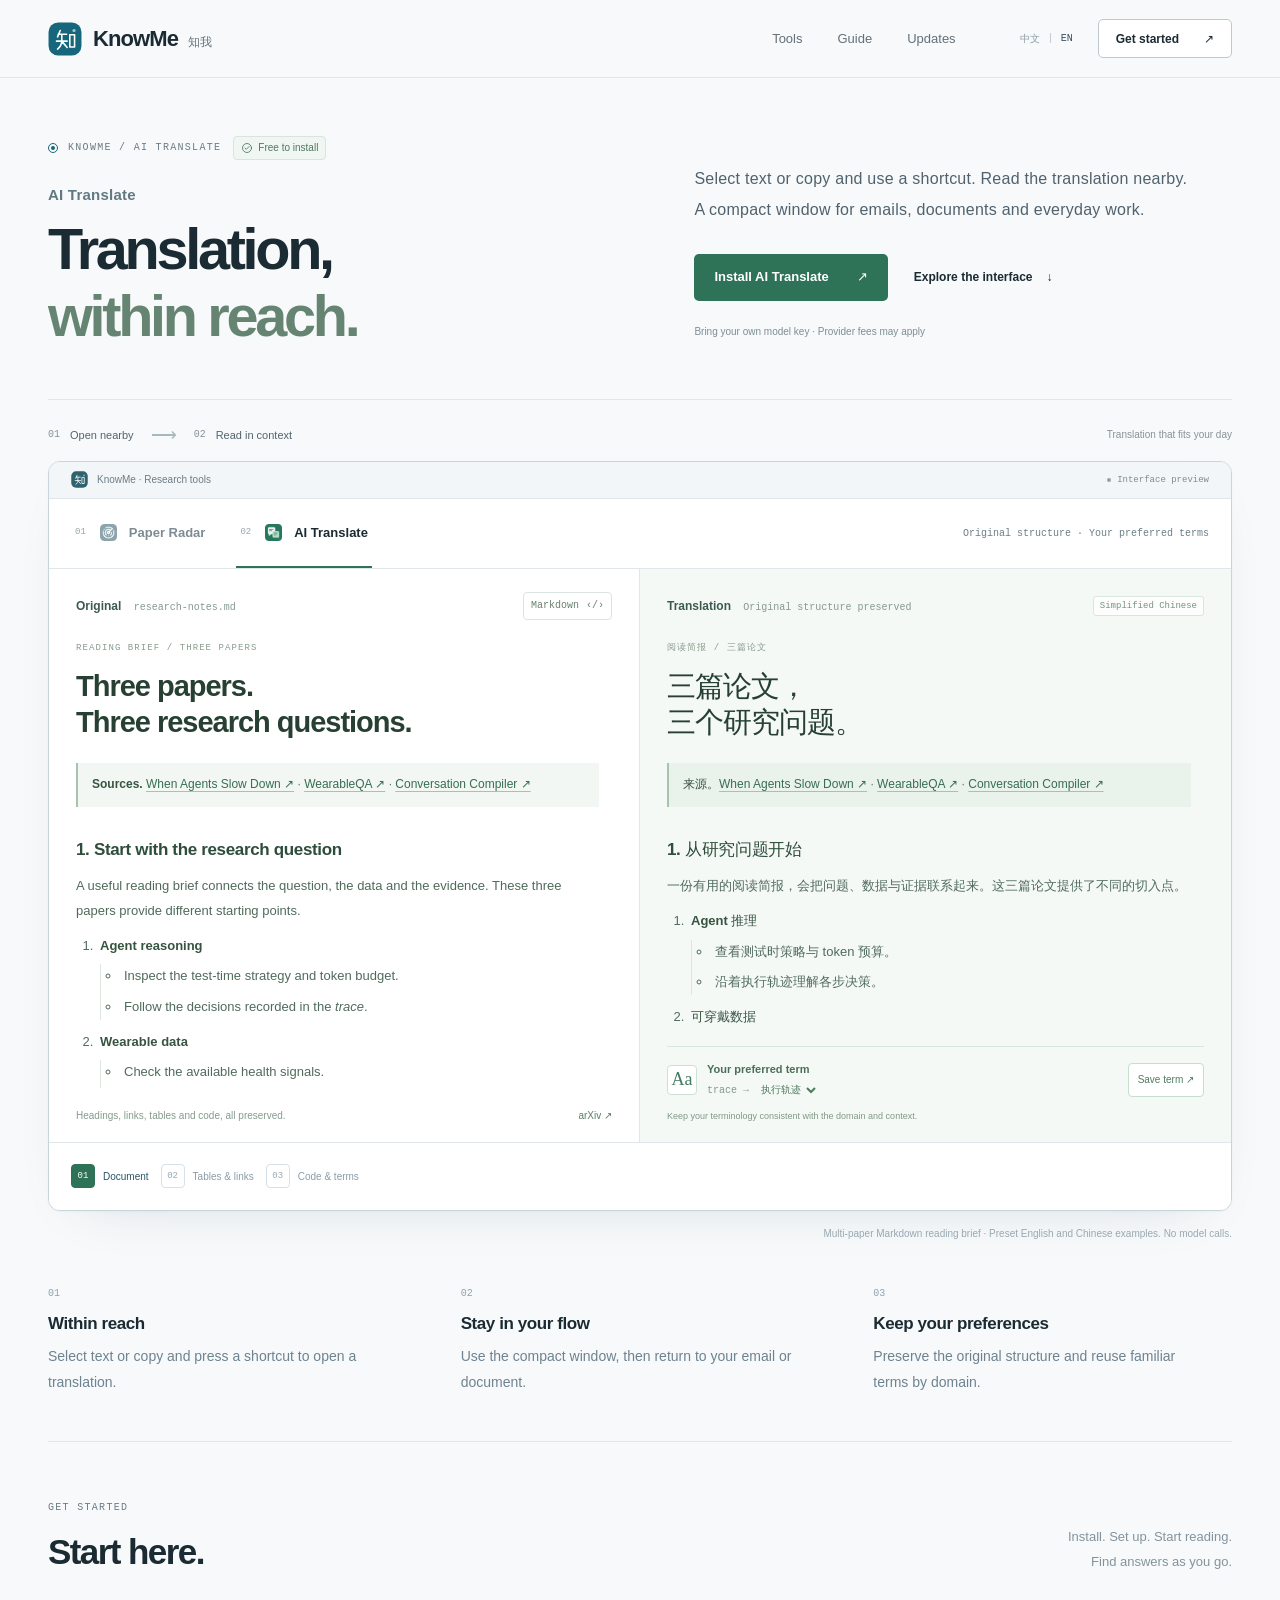
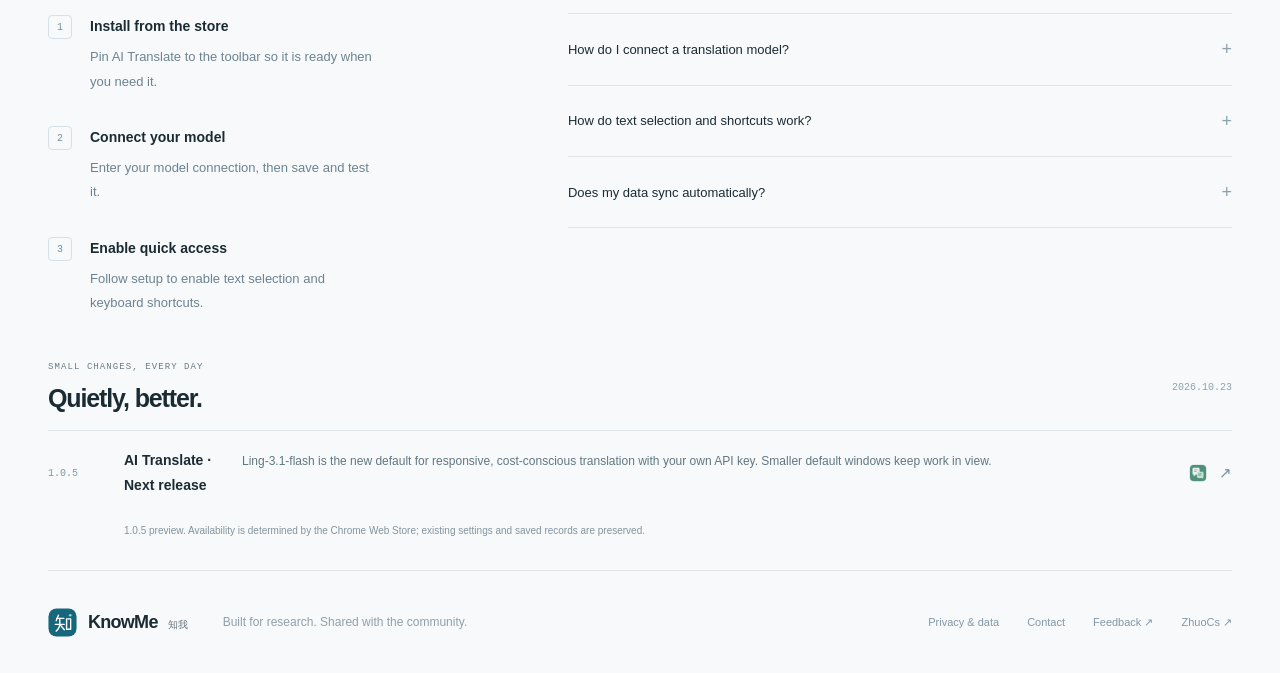
<file: en/ai-translate/index.html>
<!doctype html>
<html lang="en"><head><meta charset="utf-8"><meta name="viewport" content="width=device-width,initial-scale=1">
<title>Opening AI Translate</title><link rel="canonical" href="https://hackerchenzhuo.github.io/knowme-research-ai/en/translate/">
<script>const destination=new URL("../translate/",location.href);destination.search=location.search;destination.hash=location.hash;location.replace(destination.href);</script>
<noscript><meta http-equiv="refresh" content="0;url=../translate/"></noscript></head>
<body><p><a href="../translate/">Opening AI Translate →</a></p></body></html>
</file>
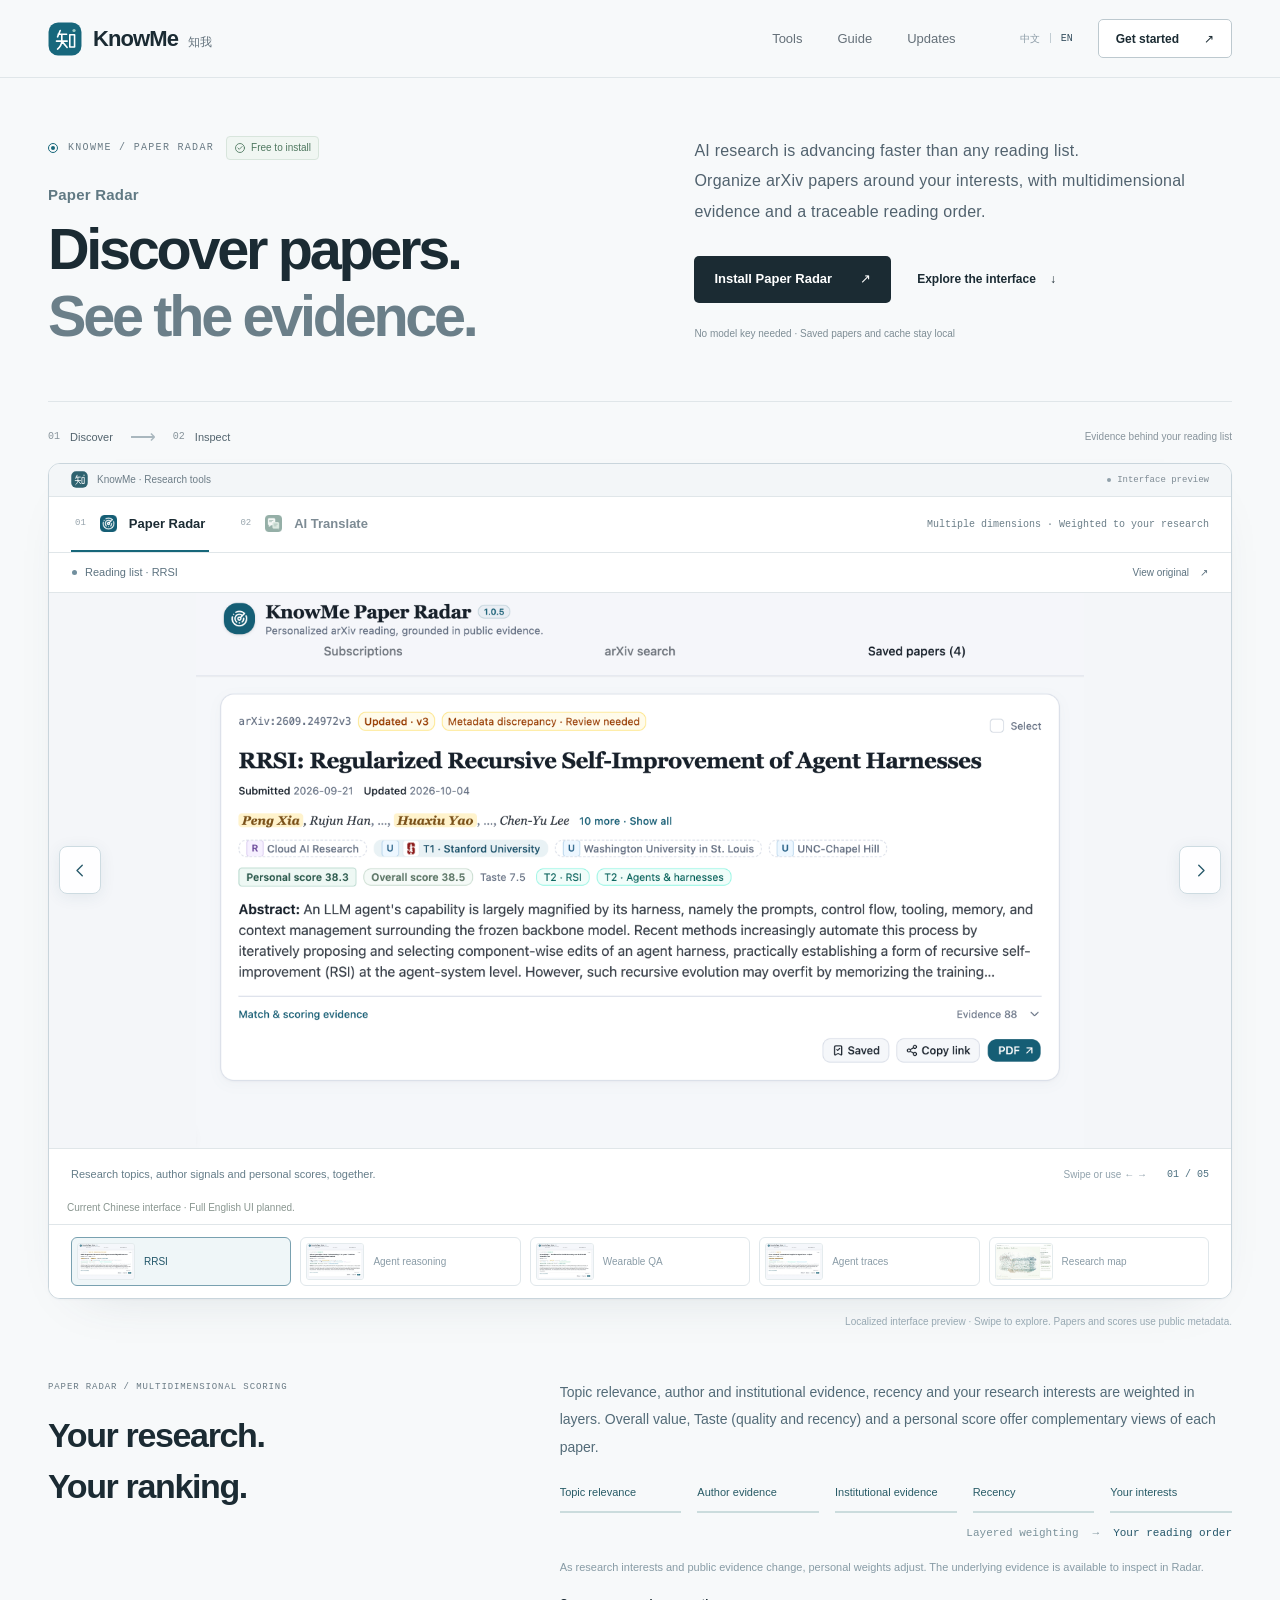
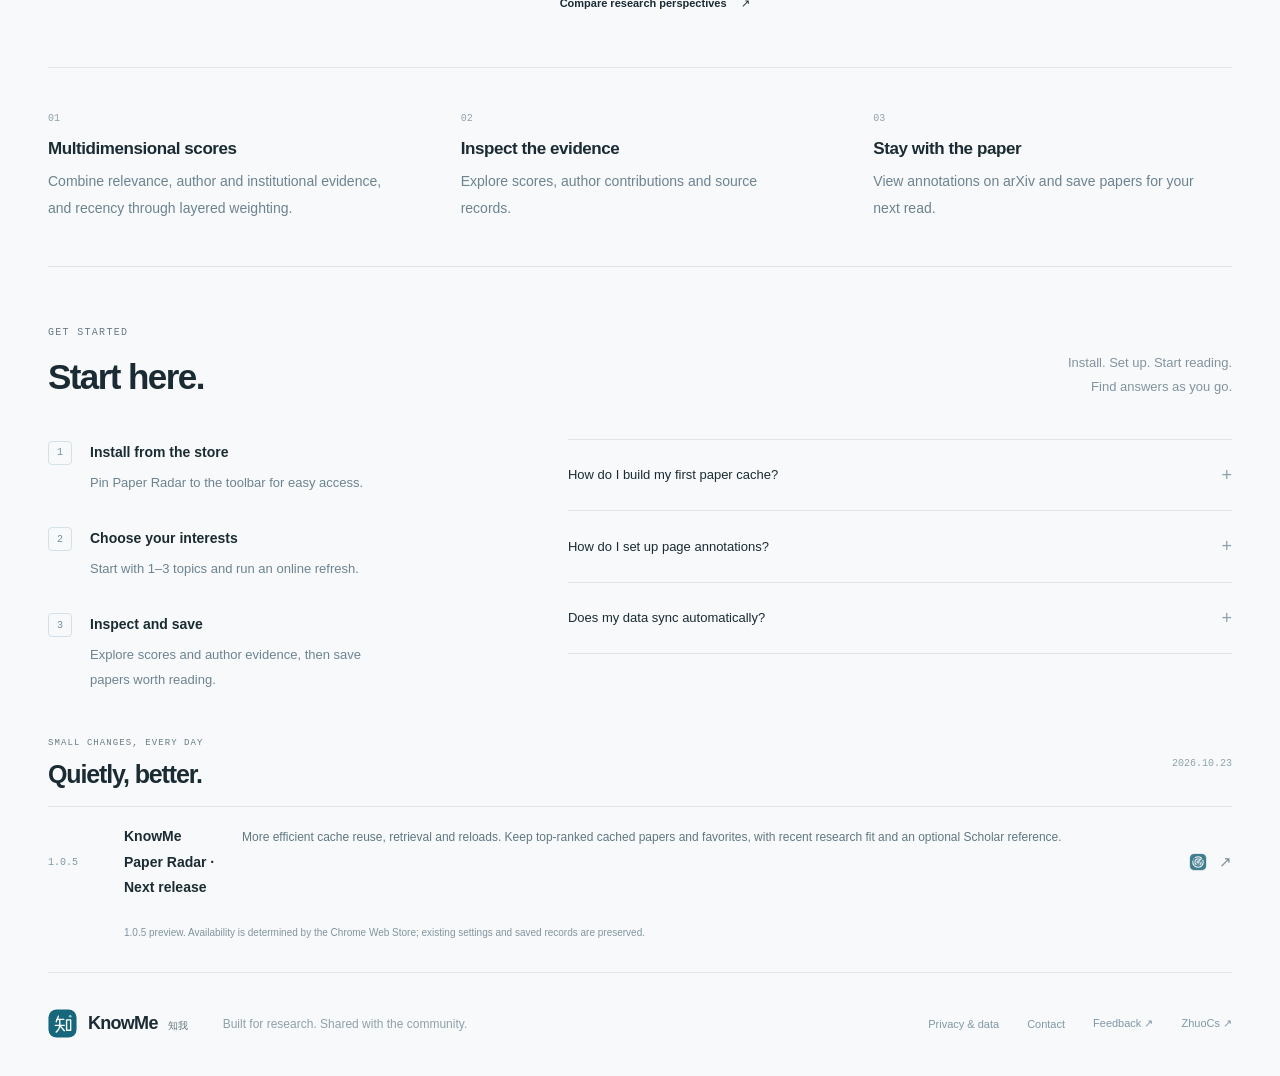
<file: en/paper-radar/index.html>
<!doctype html>
<html lang="en"><head><meta charset="utf-8"><meta name="viewport" content="width=device-width,initial-scale=1">
<title>Opening Paper Radar</title><link rel="canonical" href="https://hackerchenzhuo.github.io/knowme-research-ai/en/radar/">
<script>const destination=new URL("../radar/",location.href);destination.search=location.search;destination.hash=location.hash;location.replace(destination.href);</script>
<noscript><meta http-equiv="refresh" content="0;url=../radar/"></noscript></head>
<body><p><a href="../radar/">Opening Paper Radar →</a></p></body></html>
</file>
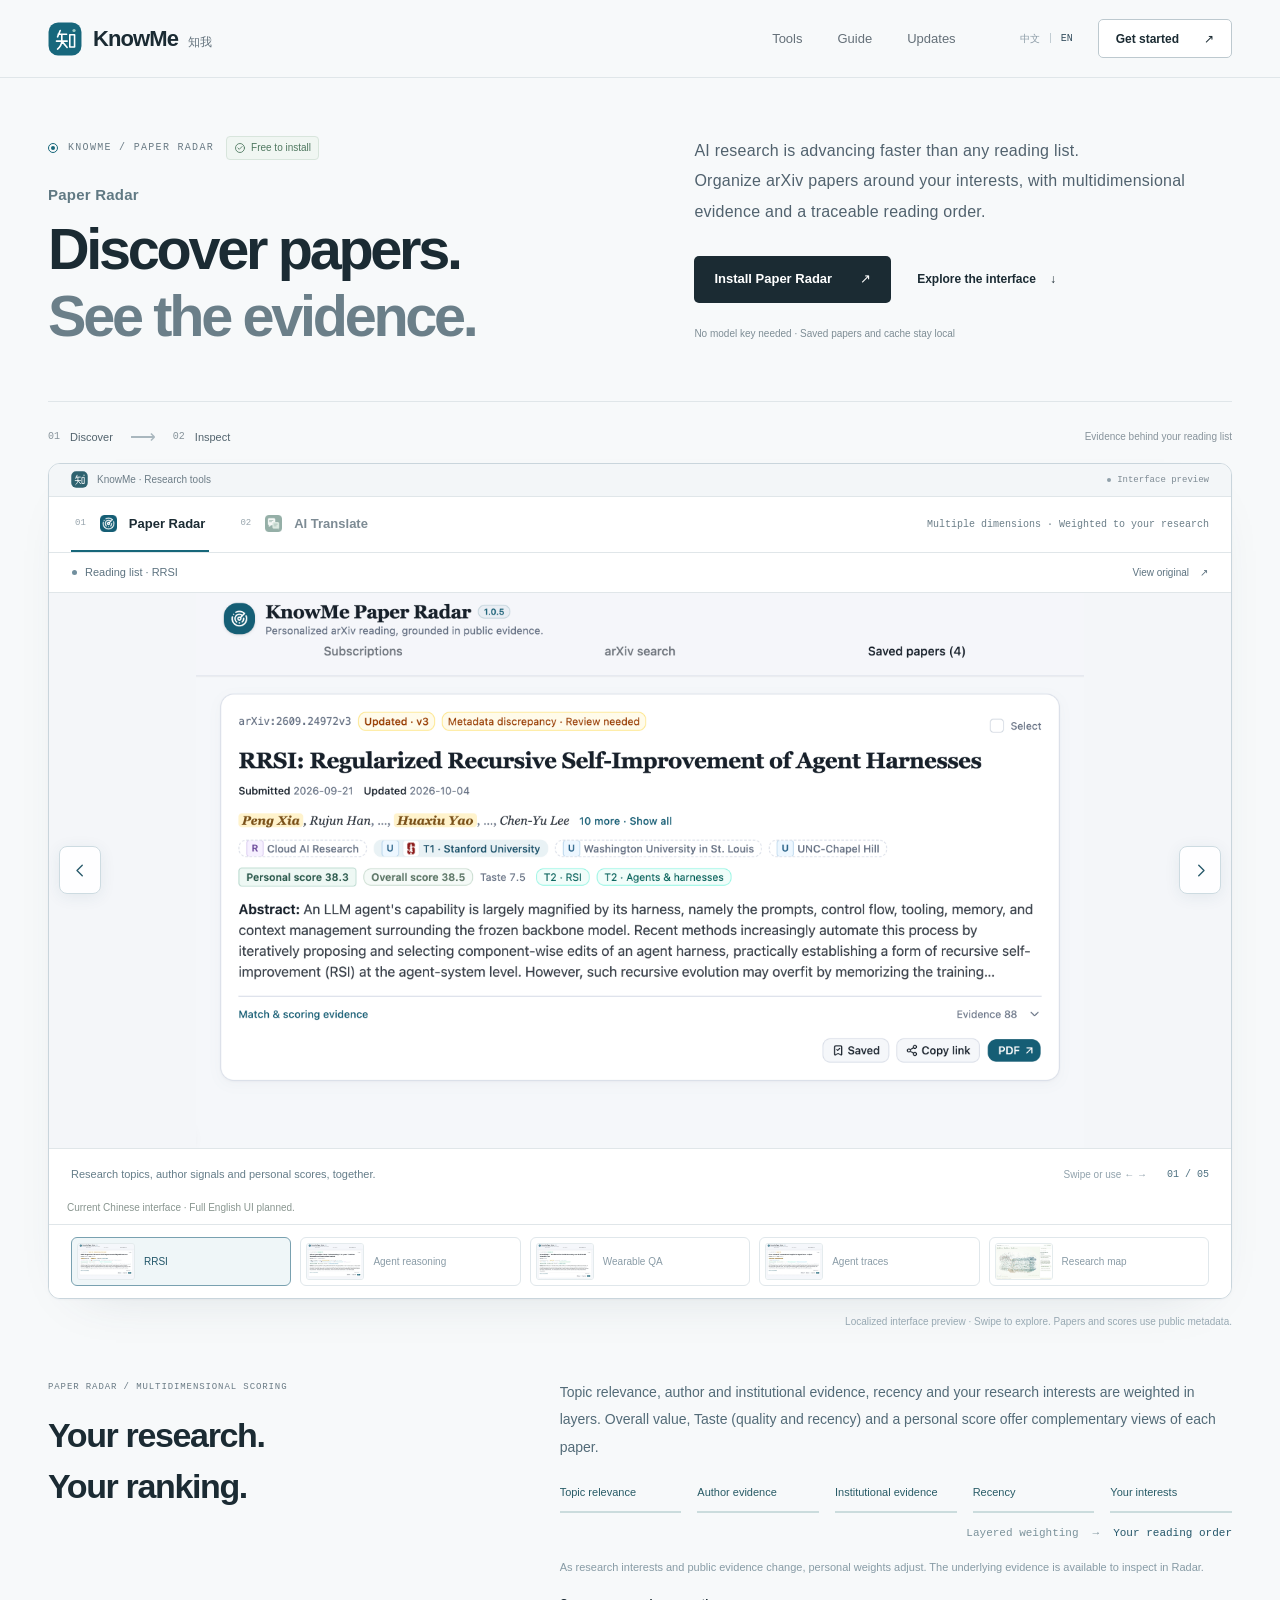
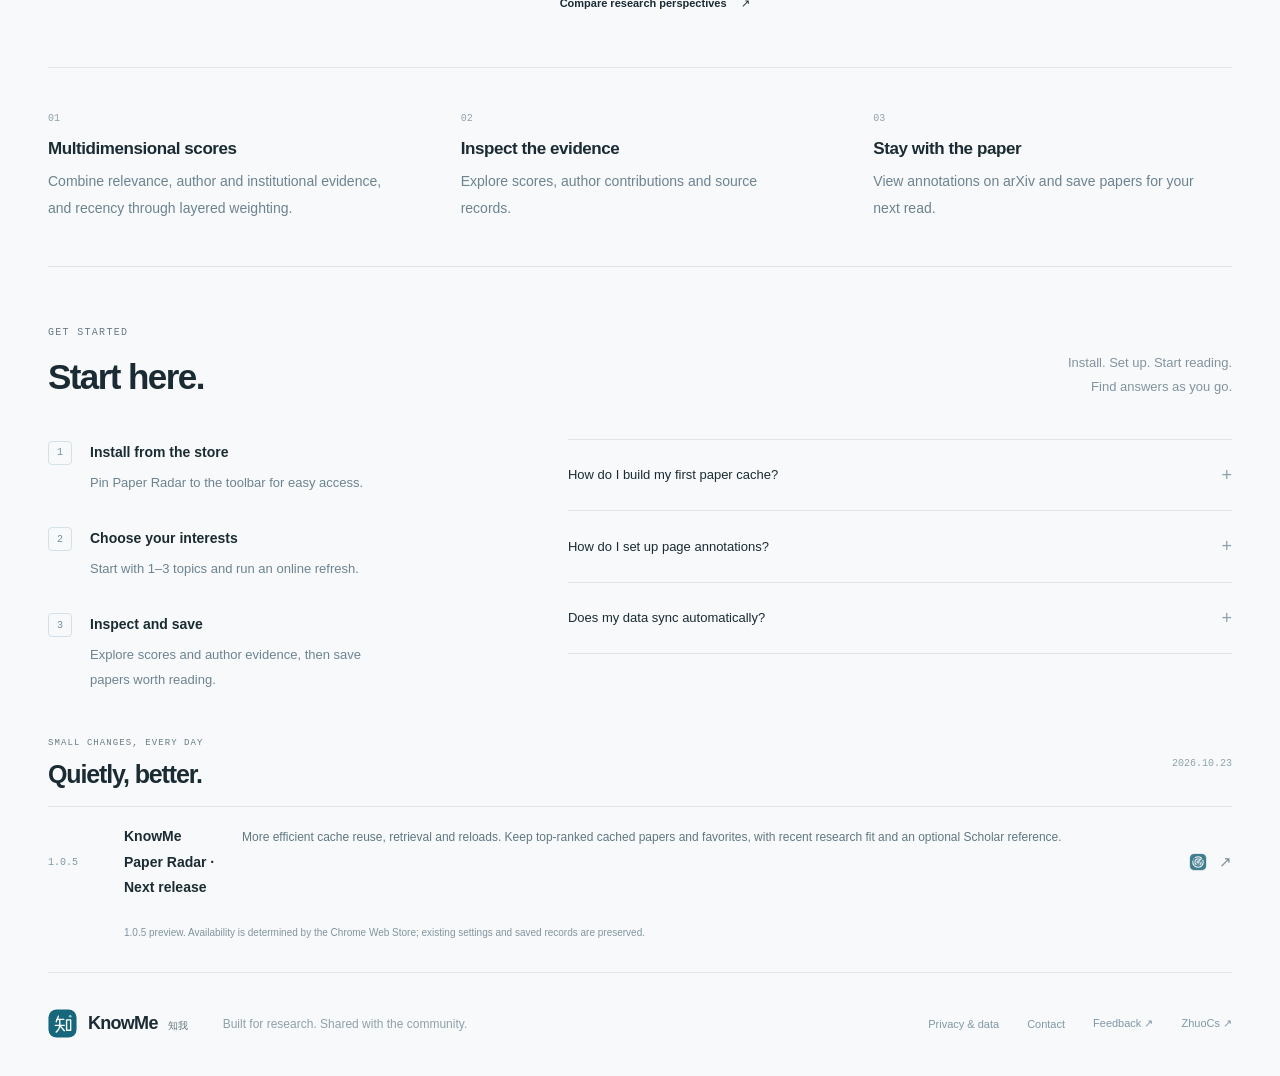
<file: en/radar/index.html>
<!doctype html>
<html lang="en">
<head>
  <meta charset="utf-8">
  <meta name="viewport" content="width=device-width,initial-scale=1">
  <meta name="theme-color" content="#f7f9fa">
  <meta name="description" content="Discover arXiv papers through multidimensional scores, combining relevance, author and institutional evidence, recency and your research interests. Independently maintained and freely shared.">
  <meta property="og:title" content="Paper Radar · Discover papers. See the evidence.">
  <meta property="og:description" content="Discover arXiv papers through multidimensional scores, combining relevance, author and institutional evidence, recency and your research interests. Independently maintained and freely shared.">
  <meta property="og:type" content="website">
  <meta property="og:image" content="https://hackerchenzhuo.github.io/knowme-research-ai/assets/social-preview.png">
  <meta property="og:image:width" content="1200">
  <meta property="og:image:height" content="630">
  <meta property="og:image:alt" content="Paper Radar and AI Translate: from discovery to understanding.">
  <meta name="twitter:image" content="https://hackerchenzhuo.github.io/knowme-research-ai/assets/social-preview.png">
  <meta property="og:url" content="https://hackerchenzhuo.github.io/knowme-research-ai/en/radar/">
  <link rel="canonical" href="https://hackerchenzhuo.github.io/knowme-research-ai/en/radar/">
  <link rel="alternate" hreflang="zh-CN" href="https://hackerchenzhuo.github.io/knowme-research-ai/radar/">
  <link rel="alternate" hreflang="en" href="https://hackerchenzhuo.github.io/knowme-research-ai/en/radar/">
  <link rel="alternate" hreflang="x-default" href="https://hackerchenzhuo.github.io/knowme-research-ai/radar/">
  <meta name="twitter:card" content="summary_large_image">
  <title>Paper Radar · Discover papers. See the evidence.</title>
  <link rel="icon" type="image/svg+xml" href="../../assets/knowme.svg">
  <link rel="stylesheet" href="../../style.css?v=20261024-gallery">
  <script src="../../app.js?v=20261024-gallery" defer></script>
</head>
<body class="product-landing" data-product="radar">
  <a class="skip-link" href="#main">Skip to content</a>
  <header class="site-header">
    <nav class="shell navigation" aria-label="Main navigation">
      <a class="brand" href="../" aria-label="KnowMe home"><img src="../../assets/knowme.svg" width="34" height="34" alt=""><span>KnowMe<span class="brand-en">知我</span></span></a>
      <div class="nav-links"><a href="../#products">Tools</a><a href="#guide">Guide</a><a href="#updates">Updates</a></div>
      <div class="nav-actions"><div class="language-switch" aria-label="Site language"><a href="../../radar/" hreflang="zh-CN" lang="zh-CN" aria-label="切换到中文">中文</a><span class="language-divider" aria-hidden="true">|</span><span class="lang-current" lang="en">EN</span></div><a class="nav-install" href="https://chromewebstore.google.com/detail/aneomkhamcijmfmeeegocbknklflilof?hl=en" target="_blank" rel="noopener noreferrer">Get started <span aria-hidden="true">↗</span></a></div>
    </nav>
  </header>
  <main id="main">
    <section class="hero shell" id="top" aria-labelledby="hero-title">
      <div class="hero-heading">
        <div class="hero-labels"><p class="eyebrow"><span class="small-orbit" aria-hidden="true"></span>KNOWME / PAPER RADAR</p><span class="free-badge"><svg viewBox="0 0 16 16" aria-hidden="true"><circle cx="8" cy="8" r="6"/><path d="m5.2 8 1.8 1.8 3.8-3.8"/></svg><span>Free to install</span></span></div>
        <p class="product-page-name">Paper Radar</p><h1 id="hero-title"><span>Discover papers.</span><span class="accent">See the evidence.</span></h1>
      </div>
      <div class="hero-intro">
        <p class="hero-copy">AI research is advancing faster than any reading list.<br>Organize arXiv papers around your interests, with multidimensional evidence and a traceable reading order.</p>
        <div class="hero-links"><a class="button primary" href="https://chromewebstore.google.com/detail/aneomkhamcijmfmeeegocbknklflilof?hl=en" target="_blank" rel="noopener noreferrer">Install Paper Radar <span aria-hidden="true">↗</span></a><a class="text-link" id="watch-demo" href="#experience">Explore the interface <span aria-hidden="true">↓</span></a></div>
        <p class="hero-note">No model key needed · Saved papers and cache stay local</p>
      </div>
      <div class="experience-heading"><p><span>01</span> Discover <span class="flow-connector" aria-hidden="true">⟶</span> <span>02</span> Inspect</p><span>Evidence behind your reading list</span></div>
      <div class="experience" id="experience" data-mode="radar" data-stage="0">
        <div class="window-bar"><span class="window-title"><img src="../../assets/knowme.svg" width="17" height="17" alt="">KnowMe · Research tools</span><span class="demo-label"><i aria-hidden="true"></i>Interface preview</span></div>
        <div class="demo-toolbar">
          <div class="product-tabs" role="tablist" aria-label="Choose a tool">
            <button class="product-tab" id="radar-tab" role="tab" type="button" aria-selected="true" aria-controls="radar-demo" data-mode="radar"><span class="product-tab-index" aria-hidden="true">01</span><img src="../../assets/radar.png" width="23" height="23" alt="">Paper Radar</button>
            <button class="product-tab" id="translate-tab" role="tab" type="button" aria-selected="false" aria-controls="translate-demo" tabindex="-1" data-mode="translate"><span class="product-tab-index" aria-hidden="true">02</span><img src="../../assets/translate.png" width="23" height="23" alt="">AI Translate</button>
          </div>
          <p class="tour-state"><span id="tour-caption">Multiple dimensions · Weighted to your research</span></p>
        </div>
        <div id="radar-demo" class="demo-panel radar-panel" role="tabpanel" aria-labelledby="radar-tab">
          <div class="capture-heading"><span><i aria-hidden="true"></i><span id="capture-title">Reading list · RRSI</span></span><a id="capture-original" href="../../assets/radar-rrsi-en.png?v=20261024-gallery" target="_blank" rel="noopener noreferrer">View original <span aria-hidden="true">↗</span></a></div>
          <div class="capture-gallery">
            <div class="radar-capture" id="radar-captures" tabindex="0" role="region" aria-roledescription="carousel" aria-label="Paper Radar screenshot gallery" aria-describedby="capture-hint">
              <figure class="capture-slide" role="group" aria-label="1 / 5" aria-hidden="false"><img src="../../assets/radar-rrsi-en.webp?v=20261024-gallery" alt="Paper Radar workbench: RRSI with its personal scores." width="1280" height="800" draggable="false" decoding="async" fetchpriority="high"></figure>
              <figure class="capture-slide" role="group" aria-label="2 / 5" aria-hidden="true"><img src="../../assets/radar-agents-en.webp?v=20261024-gallery" alt="Paper Radar workbench: a dedicated view of When Agents Slow Down." width="1280" height="800" draggable="false" decoding="async" loading="lazy"></figure>
              <figure class="capture-slide" role="group" aria-label="3 / 5" aria-hidden="true"><img src="../../assets/radar-wearableqa-en.webp?v=20261024-gallery" alt="Paper Radar workbench: WearableQA, authors and affiliations." width="1280" height="800" draggable="false" decoding="async" loading="lazy"></figure>
              <figure class="capture-slide" role="group" aria-label="4 / 5" aria-hidden="true"><img src="../../assets/radar-conversation-en.webp?v=20261024-gallery" alt="Paper Radar workbench: Conversation Compiler and its code link." width="1280" height="800" draggable="false" decoding="async" loading="lazy"></figure>
              <figure class="capture-slide" role="group" aria-label="5 / 5" aria-hidden="true"><img src="../../assets/radar-research-map-en.webp?v=20261024-gallery" alt="Research map: authors and coauthorship from public bibliography." width="1280" height="800" draggable="false" decoding="async" loading="lazy"></figure>
            </div>
            <button class="capture-arrow capture-previous" type="button" data-capture-direction="-1" aria-label="Previous screenshot" aria-controls="radar-captures"><svg viewBox="0 0 24 24" aria-hidden="true"><path d="m14 6-6 6 6 6"/></svg></button>
            <button class="capture-arrow capture-next" type="button" data-capture-direction="1" aria-label="Next screenshot" aria-controls="radar-captures"><svg viewBox="0 0 24 24" aria-hidden="true"><path d="m10 6 6 6-6 6"/></svg></button>
          </div>
          <div class="capture-footer"><p id="capture-description">Research topics, author signals and personal scores, together.</p><span class="capture-hint" id="capture-hint">Swipe or use ← →</span><span class="capture-position" id="capture-position" aria-hidden="true">01 / 05</span></div><p class="capture-locale">Current Chinese interface · Full English UI planned.</p>
        </div>
        <div id="translate-demo" class="demo-panel translate-panel" role="tabpanel" aria-labelledby="translate-tab" hidden>
          <section class="source-pane" aria-label="English Markdown reading note">
            <div class="pane-heading"><span>Original <span class="pane-paper">research-notes.md</span></span><button type="button" id="source-format" aria-pressed="false">Markdown <span aria-hidden="true">‹/›</span></button></div>
            <div class="reading-scroll source-scroll" tabindex="0" role="region" aria-label="English text and Markdown source, scrollable">
              <!-- fixed-demo:start -->
<article class="markdown-document source-rendered" lang="en">
<section data-section="intro"><p class="document-eyebrow">READING BRIEF / THREE PAPERS</p><h3>Three papers.<br>Three research questions.</h3><blockquote><strong>Sources.</strong> <a href="https://arxiv.org/abs/2609.15309" target="_blank" rel="noopener noreferrer">When Agents Slow Down ↗</a> · <a href="https://arxiv.org/abs/2609.05405" target="_blank" rel="noopener noreferrer">WearableQA ↗</a> · <a href="https://arxiv.org/abs/2603.29678" target="_blank" rel="noopener noreferrer">Conversation Compiler ↗</a></blockquote><h4>1. Start with the research question</h4><p>A useful reading brief connects the question, the data and the evidence. These three papers provide different starting points.</p><ol><li><strong>Agent reasoning</strong><ul><li>Inspect the test-time strategy and token budget.</li><li>Follow the decisions recorded in the <em>trace</em>.</li></ul></li><li><strong>Wearable data</strong><ul><li>Check the available health signals.</li><li>Separate the task definition from the evidence used to answer it.</li></ul></li><li><strong>Conversation analysis</strong><ul><li>Follow the views used to inspect an agent trace.</li><li>Return to the original paper for its full method.</li></ul></li></ol></section>
<section data-section="table"><h4>1.1 A compact comparison</h4><table><thead><tr><th>Paper</th><th>Research focus</th><th>Read for</th></tr></thead><tbody><tr><td><a href="https://arxiv.org/abs/2609.15309" target="_blank" rel="noopener noreferrer">When Agents Slow Down ↗</a></td><td>LLM agent strategies</td><td>Compute and progress</td></tr><tr><td><a href="https://arxiv.org/abs/2609.05405" target="_blank" rel="noopener noreferrer">WearableQA ↗</a></td><td>Reasoning over wearable data</td><td>Signals and questions</td></tr><tr><td><a href="https://arxiv.org/abs/2603.29678" target="_blank" rel="noopener noreferrer">Conversation Compiler ↗</a></td><td>Agent trace analysis</td><td>Views and evidence</td></tr></tbody></table></section>
<section data-section="outline"><h4>2. Trace the evidence</h4><p>A <strong>trace</strong> records steps in a process. Keep each claim connected to its source.</p><ul><li>Read the research question.<ul><li>Locate the relevant figure or example.</li><li>Keep source links with your notes.</li></ul></li><li>Record open questions for the next pass.</li></ul></section>
<section data-section="code"><h4>3. Keep code intact</h4><pre><code>for paper in reading_list:
    print(paper["title"], paper["url"])</code></pre><p class="document-reference">Illustrative reading checklist. Open each source for the complete paper.</p></section></article><pre class="markdown-source" hidden lang="en"><code><span data-section="intro"># Three papers. Three research questions.

&gt; **Sources:** [When Agents Slow Down](https://arxiv.org/abs/2609.15309) · [WearableQA](https://arxiv.org/abs/2609.05405) · [Conversation Compiler](https://arxiv.org/abs/2603.29678)

## 1. Start with the research question

1. **Agent reasoning**
   - Inspect the test-time strategy and token budget.
   - Follow the decisions recorded in the *trace*.
2. **Wearable data**
   - Check the available health signals.
   - Separate the task definition from the evidence.
3. **Conversation analysis**
   - Follow the views used to inspect an agent trace.
   - Return to the original paper for its full method.

</span><span data-section="table">### 1.1 A compact comparison

| Paper | Research focus | Read for |
| :--- | :--- | :--- |
| [When Agents Slow Down](https://arxiv.org/abs/2609.15309) | LLM agent strategies | Compute and progress |
| [WearableQA](https://arxiv.org/abs/2609.05405) | Reasoning over wearable data | Signals and questions |
| [Conversation Compiler](https://arxiv.org/abs/2603.29678) | Agent trace analysis | Views and evidence |

</span><span data-section="outline">## 2. Trace the evidence

A **trace** records steps in a process. Keep each claim connected to its source.

- Read the research question.
  - Locate the relevant figure or example.
  - Keep source links with your notes.
- Record open questions for the next pass.

</span><span data-section="code">## 3. Keep code intact

```python
for paper in reading_list:
    print(paper[&quot;title&quot;], paper[&quot;url&quot;])
```

Illustrative reading checklist. Open each source for the complete paper.
</span></code></pre>
<!-- fixed-demo:end -->
            </div>
            <div class="reading-footer"><span>Headings, links, tables and code, all preserved.</span><a href="https://arxiv.org/abs/2609.24972" target="_blank" rel="noopener noreferrer">arXiv ↗</a></div>
          </section>
          <section class="translation-pane" aria-label="Chinese translation with Markdown structure preserved">
            <div class="pane-heading"><span>Translation <span class="pane-paper">Original structure preserved</span></span><span class="language-tag">Simplified Chinese</span></div>
            <div class="reading-scroll translation-scroll" tabindex="0" role="region" aria-label="Chinese translation, scroll to compare headings, tables and code">
              <!-- fixed-demo:start -->
<article class="markdown-document translated-document" lang="zh-CN">
<section data-section="intro"><p class="document-eyebrow">阅读简报 / 三篇论文</p><h3>三篇论文，<br>三个研究问题。</h3><blockquote><strong>来源。</strong><a href="https://arxiv.org/abs/2609.15309" target="_blank" rel="noopener noreferrer">When Agents Slow Down ↗</a> · <a href="https://arxiv.org/abs/2609.05405" target="_blank" rel="noopener noreferrer">WearableQA ↗</a> · <a href="https://arxiv.org/abs/2603.29678" target="_blank" rel="noopener noreferrer">Conversation Compiler ↗</a></blockquote><h4>1. 从研究问题开始</h4><p>一份有用的阅读简报，会把问题、数据与证据联系起来。这三篇论文提供了不同的切入点。</p><ol><li><strong>Agent 推理</strong><ul><li>查看测试时策略与 token 预算。</li><li>沿着<span data-term>执行轨迹</span>理解各步决策。</li></ul></li><li><strong>可穿戴数据</strong><ul><li>核对可用的健康信号。</li><li>分别查看任务定义与作答依据。</li></ul></li><li><strong>对话分析</strong><ul><li>了解用于分析 Agent <span data-term>执行轨迹</span>的不同视图。</li><li>返回原文，查看完整方法。</li></ul></li></ol></section>
<section data-section="table"><h4>1.1 简明对照</h4><table><thead><tr><th>论文</th><th>研究重点</th><th>阅读线索</th></tr></thead><tbody><tr><td><a href="https://arxiv.org/abs/2609.15309" target="_blank" rel="noopener noreferrer">When Agents Slow Down ↗</a></td><td>大模型 Agent 策略</td><td>计算开销与过程进展</td></tr><tr><td><a href="https://arxiv.org/abs/2609.05405" target="_blank" rel="noopener noreferrer">WearableQA ↗</a></td><td>可穿戴数据推理</td><td>信号与问题设置</td></tr><tr><td><a href="https://arxiv.org/abs/2603.29678" target="_blank" rel="noopener noreferrer">Conversation Compiler ↗</a></td><td>Agent 轨迹分析</td><td>分析视图与证据</td></tr></tbody></table></section>
<section data-section="outline"><h4>2. 沿线索查看证据</h4><p><strong><span data-term>执行轨迹</span></strong>记录了一个过程中的各个步骤。为每条结论保留对应的来源。</p><ul><li>明确研究问题。<ul><li>找到对应的图表或实例。</li><li>将原文链接保存在笔记中。</li></ul></li><li>记录留待下一轮阅读的问题。</li></ul></section>
<section data-section="code"><h4>3. 代码保持原样</h4><pre><code>for paper in reading_list:
    print(paper["title"], paper["url"])</code></pre><p class="document-reference">此处为阅读清单示例；完整内容请查阅各篇原文。</p></section></article>
<!-- fixed-demo:end -->
            </div>
            <div class="term-preference"><div><span class="term-symbol" aria-hidden="true">Aa</span><p><strong>Your preferred term</strong><span>trace <span aria-hidden="true">→</span> <label class="sr-only" for="term-choice">Example translation for trace</label><select id="term-choice"><option value="执行轨迹">执行轨迹</option><option value="过程记录">过程记录</option></select></span></p></div><button type="button" id="remember-term">Save term <span aria-hidden="true">↗</span></button></div>
            <p class="memory-status" id="memory-status" role="status">Keep your terminology consistent with the domain and context.</p>
          </section>
        </div>
        <div class="demo-controls">
          <div class="stage-controls" role="group" aria-label="Tour views"><button type="button" data-stage="0" aria-pressed="true"><span class="stage-number">01</span><img class="stage-thumb" src="../../assets/radar-rrsi-en-thumb.webp?v=20261024-gallery" alt="" width="220" height="138" loading="lazy"><span class="stage-name">RRSI</span></button><button type="button" data-stage="1" aria-pressed="false"><span class="stage-number">02</span><img class="stage-thumb" src="../../assets/radar-agents-en-thumb.webp?v=20261024-gallery" alt="" width="220" height="138" loading="lazy"><span class="stage-name">Agent reasoning</span></button><button type="button" data-stage="2" aria-pressed="false"><span class="stage-number">03</span><img class="stage-thumb" src="../../assets/radar-wearableqa-en-thumb.webp?v=20261024-gallery" alt="" width="220" height="138" loading="lazy"><span class="stage-name">Wearable QA</span></button><button type="button" data-stage="3" aria-pressed="false"><span class="stage-number">04</span><img class="stage-thumb" src="../../assets/radar-conversation-en-thumb.webp?v=20261024-gallery" alt="" width="220" height="138" loading="lazy"><span class="stage-name">Agent traces</span></button><button type="button" data-stage="4" aria-pressed="false"><span class="stage-number">05</span><img class="stage-thumb" src="../../assets/radar-research-map-en-thumb.webp?v=20261024-gallery" alt="" width="220" height="138" loading="lazy"><span class="stage-name">Research map</span></button></div>

        </div>
      </div>
      <p class="demo-disclaimer" id="demo-disclaimer">Localized interface preview · Swipe to explore. Papers and scores use public metadata.</p>
    </section>

    <section class="score-section shell" id="ranking" aria-labelledby="score-title">
      <div class="score-heading"><p class="eyebrow">PAPER RADAR / MULTIDIMENSIONAL SCORING</p><h2 id="score-title">Your research.<br>Your ranking.</h2></div>
      <div class="score-copy"><p>Topic relevance, author and institutional evidence, recency and your research interests are weighted in layers. Overall value, Taste (quality and recency) and a personal score offer complementary views of each paper.</p><div class="score-signals" aria-label="Scoring dimensions"><span>Topic relevance</span><span>Author evidence</span><span>Institutional evidence</span><span>Recency</span><span>Your interests</span></div><div class="score-result"><span>Layered weighting</span><span aria-hidden="true">→</span><strong>Your reading order</strong></div><p class="score-note">As research interests and public evidence change, personal weights adjust. The underlying evidence is available to inspect in Radar.</p><a class="text-link" href="../#personal-ranking-preview">Compare research perspectives <span aria-hidden="true">↗</span></a></div>
    </section>

    <section class="principles shell" aria-label="Tool notes"><div><span class="principle-number">01</span><h2>Multidimensional scores</h2><p>Combine relevance, author and institutional evidence, and recency through layered weighting.</p></div><div><span class="principle-number">02</span><h2>Inspect the evidence</h2><p>Explore scores, author contributions and source records.</p></div><div><span class="principle-number">03</span><h2>Stay with the paper</h2><p>View annotations on arXiv and save papers for your next read.</p></div></section>







    <section class="guide-section shell" id="guide" aria-labelledby="guide-title"><div class="section-heading"><div><p class="eyebrow">GET STARTED</p><h2 id="guide-title">Start here.</h2></div><p>Install. Set up. Start reading.<br>Find answers as you go.</p></div><div class="guide-grid"><div class="quick-start"><div><span>1</span><p><strong>Install from the store</strong><span>Pin Paper Radar to the toolbar for easy access.</span></p></div><div><span>2</span><p><strong>Choose your interests</strong><span>Start with 1–3 topics and run an online refresh.</span></p></div><div><span>3</span><p><strong>Inspect and save</strong><span>Explore scores and author evidence, then save papers worth reading.</span></p></div></div><div class="faq-list"><details><summary>How do I build my first paper cache?<span aria-hidden="true">+</span></summary><p>Choose your topics and run an online refresh. Then use cache-only mode to revisit the same date range and filters. Cache-only mode does not contact arXiv; refresh online for the latest papers.</p></details>
<details><summary>How do I set up page annotations?<span aria-hidden="true">+</span></summary><p>Author profiles and Scholar search / arXiv details have separate controls. Compact mode keeps the KnowMe button and hides long status text and author coloring. Annotations use local records and a limited bundled index; a missing match does not imply a paper is unimportant.</p></details>
<details><summary>Does my data sync automatically?<span aria-hidden="true">+</span></summary><p>Saved papers, cache, personal terms and history stay in the current browser and do not sync through your Google account. Export a backup before changing devices, browser profiles or uninstalling. Your chosen model service processes translations and connection tests.</p></details></div></div></section>

    <section class="updates-section shell" id="updates" aria-labelledby="updates-title"><div class="section-heading"><div><p class="eyebrow">SMALL CHANGES, EVERY DAY</p><h2 id="updates-title">Quietly, better.</h2></div><span class="updated-date">2026.10.23</span></div><a class="update-row" href="https://chromewebstore.google.com/detail/aneomkhamcijmfmeeegocbknklflilof?hl=en" target="_blank" rel="noopener noreferrer" aria-label="View Paper Radar in the Chrome Web Store"><span class="release-version">1.0.5</span><div><h3>KnowMe Paper Radar · Next release</h3><p>More efficient cache reuse, retrieval and reloads. Keep top-ranked cached papers and favorites, with recent research fit and an optional Scholar reference.</p></div><span class="update-destination"><img src="../../assets/radar.png" alt="" width="30" height="30"><span class="update-arrow" aria-hidden="true">↗</span></span></a><p class="update-note">1.0.5 preview. Availability is determined by the Chrome Web Store; existing settings and saved records are preserved.</p></section>
  </main>
  <footer class="site-footer shell"><a class="brand" href="../"><img src="../../assets/knowme.svg" width="30" height="30" alt=""><span>KnowMe<span class="brand-en">知我</span></span></a><p>Built for research. Shared with the community.</p><div><button type="button" id="open-privacy">Privacy &amp; data</button><span class="contact-entry"><button type="button" aria-describedby="contact-email">Contact</button><span class="contact-email" id="contact-email" role="tooltip">hackerchenzhuo@gmail.com</span></span><a href="https://github.com/hackerchenzhuo/knowme-research-ai/issues" target="_blank" rel="noopener noreferrer">Feedback <span aria-hidden="true">↗</span></a><a href="https://github.com/hackerchenzhuo" target="_blank" rel="noopener noreferrer">ZhuoCs <span aria-hidden="true">↗</span></a></div></footer>
  <dialog class="privacy-dialog" id="privacy-dialog" aria-labelledby="privacy-title"><button class="dialog-close" type="button" id="close-privacy" aria-label="Close privacy information">×</button><p class="eyebrow">PRIVACY, IN PLAIN WORDS</p><h2 id="privacy-title">Your data, explained.</h2><p>This page uses public papers and prewritten examples. Interactions affect only this page, with no model calls or access to extension data, your clipboard or browsing history.</p><h3>Paper Radar</h3><p>Cache, saved papers and settings stay in the current browser. Searches and updates you start access public scholarly sources such as arXiv. Page annotations use local records and a limited bundled index.</p><h3>AI Translate</h3><p>Model connections, personal terms and translation history stay locally. Translations and connection tests send requests to your chosen model service and use its allowance. Export important memory regularly.</p><p class="privacy-foot">See each privacy policy for data uses, permissions and controls.</p><div class="privacy-doc-links"><a href="../../radar-privacy.html#english">Paper Radar privacy ↗</a><a href="../../privacy.html#english">AI Translate privacy ↗</a></div></dialog>
  <noscript><p class="noscript-note shell">The interactive tour needs JavaScript. Tool information, installation links and FAQs remain available.</p></noscript>
</body>
</html>
</file>
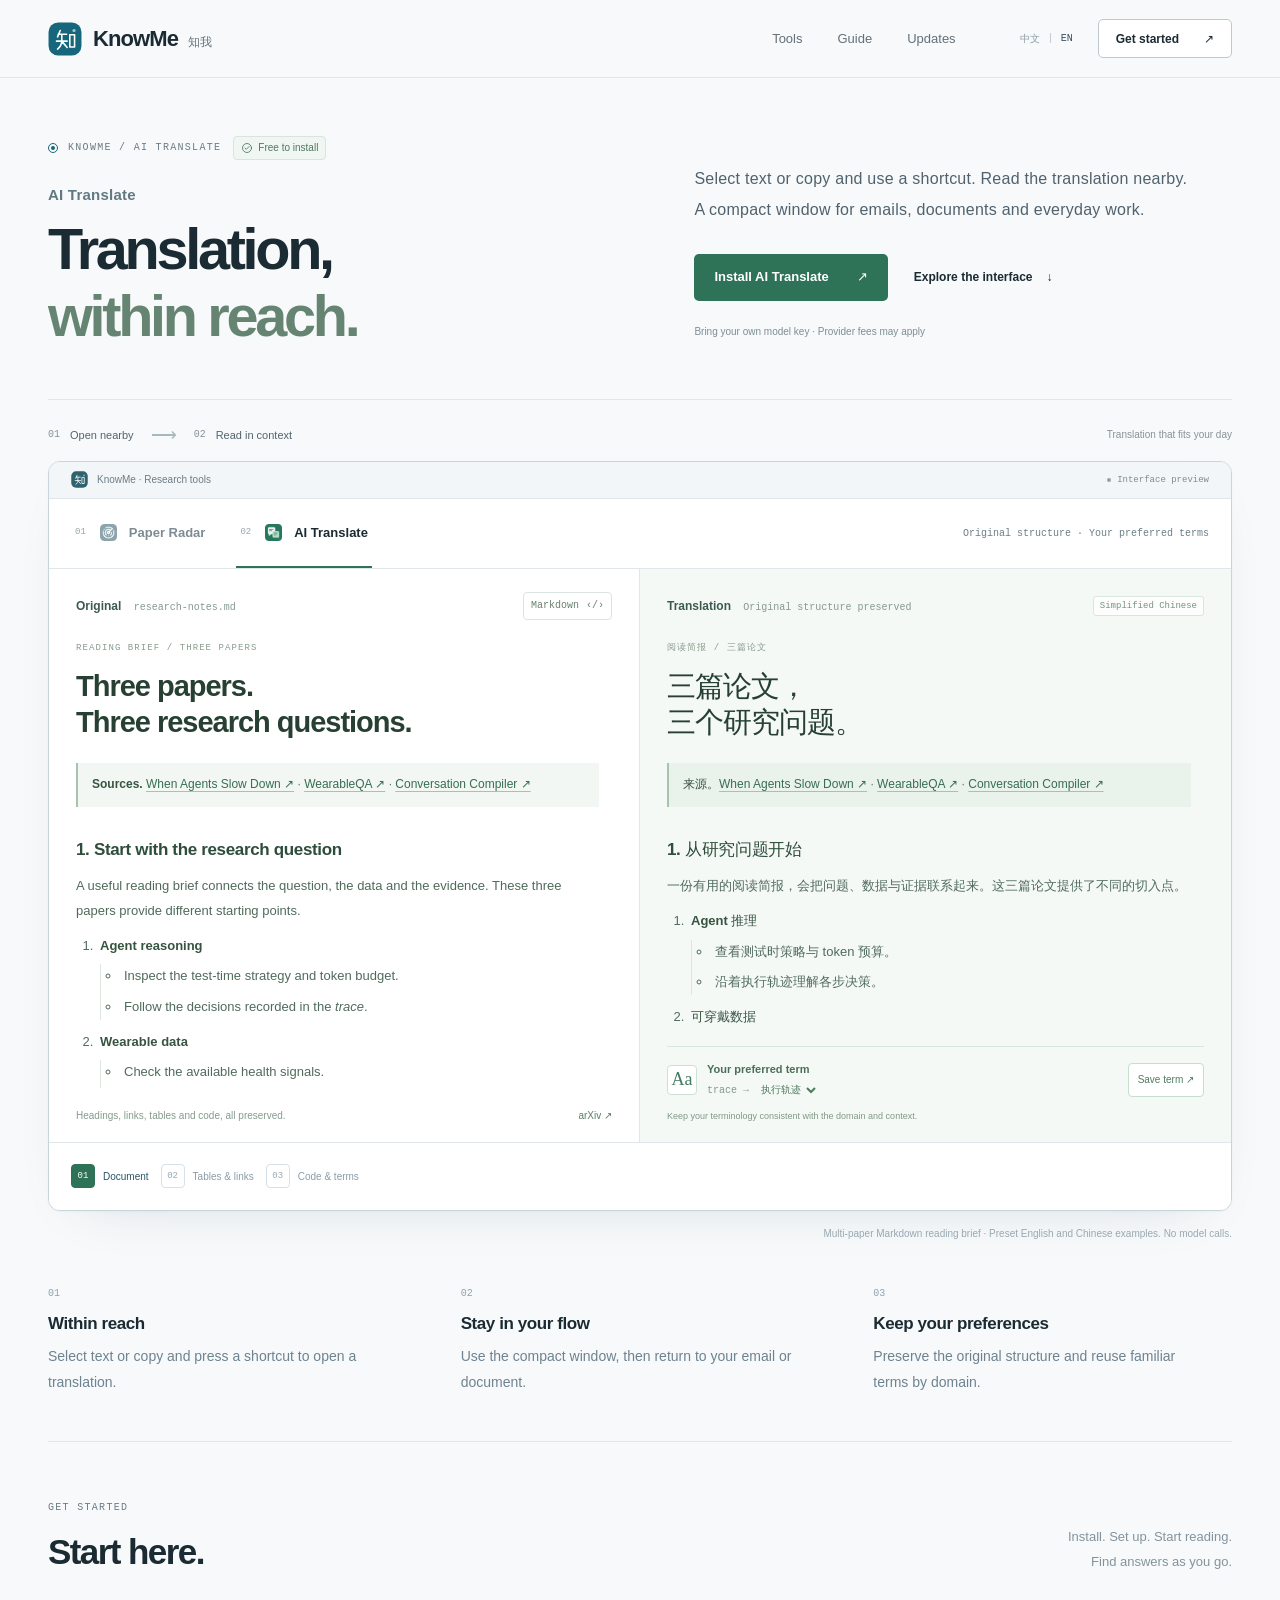
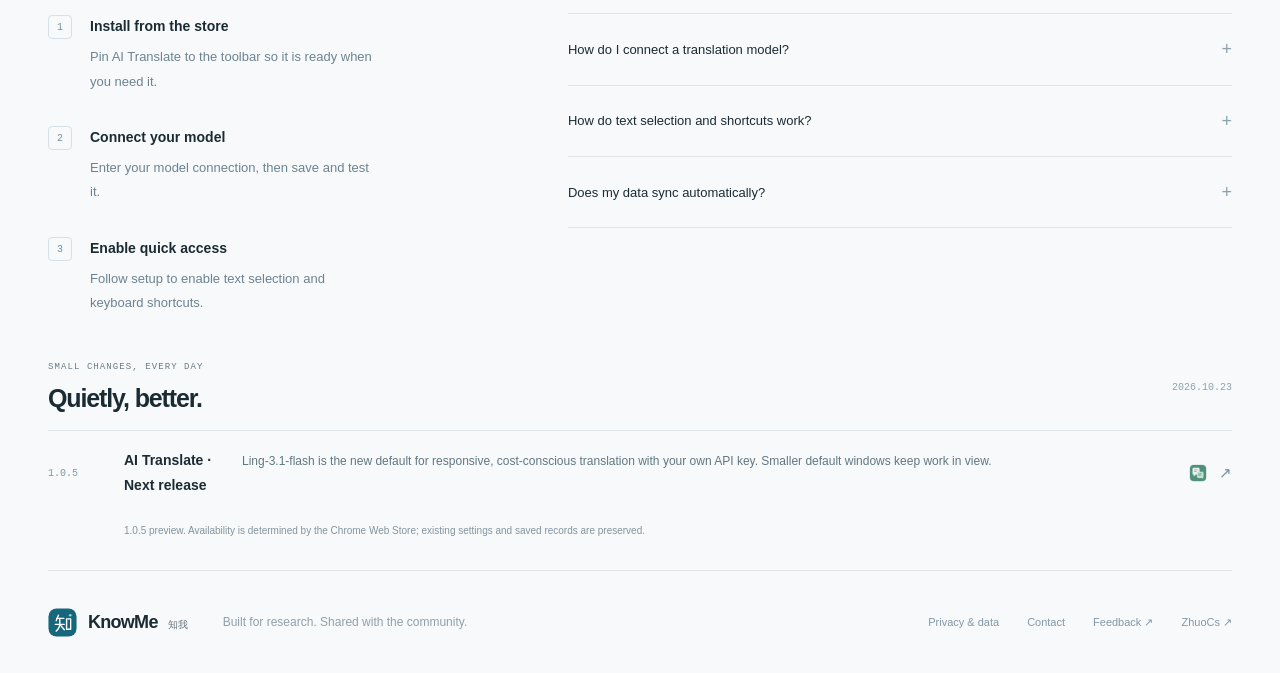
<file: en/translate/index.html>
<!doctype html>
<html lang="en">
<head>
  <meta charset="utf-8">
  <meta name="viewport" content="width=device-width,initial-scale=1">
  <meta name="theme-color" content="#f7f9fa">
  <meta name="description" content="Select text or use a shortcut for translation in a compact window. Stay focused on emails, documents and daily work, with Markdown structure and personal terms preserved.">
  <meta property="og:title" content="AI Translate · Translation within reach">
  <meta property="og:description" content="Select text or use a shortcut for translation in a compact window. Stay focused on emails, documents and daily work, with Markdown structure and personal terms preserved.">
  <meta property="og:type" content="website">
  <meta property="og:image" content="https://hackerchenzhuo.github.io/knowme-research-ai/assets/social-preview.png">
  <meta property="og:image:width" content="1200">
  <meta property="og:image:height" content="630">
  <meta property="og:image:alt" content="Paper Radar and AI Translate: from discovery to understanding.">
  <meta name="twitter:image" content="https://hackerchenzhuo.github.io/knowme-research-ai/assets/social-preview.png">
  <meta property="og:url" content="https://hackerchenzhuo.github.io/knowme-research-ai/en/translate/">
  <link rel="canonical" href="https://hackerchenzhuo.github.io/knowme-research-ai/en/translate/">
  <link rel="alternate" hreflang="zh-CN" href="https://hackerchenzhuo.github.io/knowme-research-ai/translate/">
  <link rel="alternate" hreflang="en" href="https://hackerchenzhuo.github.io/knowme-research-ai/en/translate/">
  <link rel="alternate" hreflang="x-default" href="https://hackerchenzhuo.github.io/knowme-research-ai/translate/">
  <meta name="twitter:card" content="summary_large_image">
  <title>AI Translate · Translation within reach</title>
  <link rel="icon" type="image/svg+xml" href="../../assets/knowme.svg">
  <link rel="stylesheet" href="../../style.css?v=20261024-gallery">
  <script src="../../app.js?v=20261024-gallery" defer></script>
</head>
<body class="product-landing" data-product="translate">
  <a class="skip-link" href="#main">Skip to content</a>
  <header class="site-header">
    <nav class="shell navigation" aria-label="Main navigation">
      <a class="brand" href="../" aria-label="KnowMe home"><img src="../../assets/knowme.svg" width="34" height="34" alt=""><span>KnowMe<span class="brand-en">知我</span></span></a>
      <div class="nav-links"><a href="../#products">Tools</a><a href="#guide">Guide</a><a href="#updates">Updates</a></div>
      <div class="nav-actions"><div class="language-switch" aria-label="Site language"><a href="../../translate/" hreflang="zh-CN" lang="zh-CN" aria-label="切换到中文">中文</a><span class="language-divider" aria-hidden="true">|</span><span class="lang-current" lang="en">EN</span></div><a class="nav-install" href="https://chromewebstore.google.com/detail/ggbnigoglmfkdfmjggiifmfoinncblgm?hl=en" target="_blank" rel="noopener noreferrer">Get started <span aria-hidden="true">↗</span></a></div>
    </nav>
  </header>
  <main id="main">
    <section class="hero shell" id="top" aria-labelledby="hero-title">
      <div class="hero-heading">
        <div class="hero-labels"><p class="eyebrow"><span class="small-orbit" aria-hidden="true"></span>KNOWME / AI TRANSLATE</p><span class="free-badge"><svg viewBox="0 0 16 16" aria-hidden="true"><circle cx="8" cy="8" r="6"/><path d="m5.2 8 1.8 1.8 3.8-3.8"/></svg><span>Free to install</span></span></div>
        <p class="product-page-name">AI Translate</p><h1 id="hero-title"><span>Translation,</span><span class="accent">within reach.</span></h1>
      </div>
      <div class="hero-intro">
        <p class="hero-copy">Select text or copy and use a shortcut. Read the translation nearby.<br>A compact window for emails, documents and everyday work.</p>
        <div class="hero-links"><a class="button green" href="https://chromewebstore.google.com/detail/ggbnigoglmfkdfmjggiifmfoinncblgm?hl=en" target="_blank" rel="noopener noreferrer">Install AI Translate <span aria-hidden="true">↗</span></a><a class="text-link" id="watch-demo" href="#experience">Explore the interface <span aria-hidden="true">↓</span></a></div>
        <p class="hero-note">Bring your own model key · Provider fees may apply</p>
      </div>
      <div class="experience-heading"><p><span>01</span> Open nearby <span class="flow-connector" aria-hidden="true">⟶</span> <span>02</span> Read in context</p><span>Translation that fits your day</span></div>
      <div class="experience" id="experience" data-mode="translate" data-stage="0">
        <div class="window-bar"><span class="window-title"><img src="../../assets/knowme.svg" width="17" height="17" alt="">KnowMe · Research tools</span><span class="demo-label"><i aria-hidden="true"></i>Interface preview</span></div>
        <div class="demo-toolbar">
          <div class="product-tabs" role="tablist" aria-label="Choose a tool">
            <button class="product-tab" id="radar-tab" role="tab" type="button" aria-selected="false" tabindex="-1" aria-controls="radar-demo" data-mode="radar"><span class="product-tab-index" aria-hidden="true">01</span><img src="../../assets/radar.png" width="23" height="23" alt="">Paper Radar</button>
            <button class="product-tab" id="translate-tab" role="tab" type="button" aria-selected="true" aria-controls="translate-demo" data-mode="translate"><span class="product-tab-index" aria-hidden="true">02</span><img src="../../assets/translate.png" width="23" height="23" alt="">AI Translate</button>
          </div>
          <p class="tour-state"><span id="tour-caption">Multiple dimensions · Weighted to your research</span></p>
        </div>
        <div id="radar-demo" class="demo-panel radar-panel" role="tabpanel" aria-labelledby="radar-tab" hidden>
          <div class="capture-heading"><span><i aria-hidden="true"></i><span id="capture-title">Reading list · RRSI</span></span><a id="capture-original" href="../../assets/radar-rrsi-en.png?v=20261024-gallery" target="_blank" rel="noopener noreferrer">View original <span aria-hidden="true">↗</span></a></div>
          <div class="capture-gallery">
            <div class="radar-capture" id="radar-captures" tabindex="0" role="region" aria-roledescription="carousel" aria-label="Paper Radar screenshot gallery" aria-describedby="capture-hint">
              <figure class="capture-slide" role="group" aria-label="1 / 5" aria-hidden="false"><img src="../../assets/radar-rrsi-en.webp?v=20261024-gallery" alt="Paper Radar workbench: RRSI with its personal scores." width="1280" height="800" draggable="false" decoding="async" fetchpriority="high"></figure>
              <figure class="capture-slide" role="group" aria-label="2 / 5" aria-hidden="true"><img src="../../assets/radar-agents-en.webp?v=20261024-gallery" alt="Paper Radar workbench: a dedicated view of When Agents Slow Down." width="1280" height="800" draggable="false" decoding="async" loading="lazy"></figure>
              <figure class="capture-slide" role="group" aria-label="3 / 5" aria-hidden="true"><img src="../../assets/radar-wearableqa-en.webp?v=20261024-gallery" alt="Paper Radar workbench: WearableQA, authors and affiliations." width="1280" height="800" draggable="false" decoding="async" loading="lazy"></figure>
              <figure class="capture-slide" role="group" aria-label="4 / 5" aria-hidden="true"><img src="../../assets/radar-conversation-en.webp?v=20261024-gallery" alt="Paper Radar workbench: Conversation Compiler and its code link." width="1280" height="800" draggable="false" decoding="async" loading="lazy"></figure>
              <figure class="capture-slide" role="group" aria-label="5 / 5" aria-hidden="true"><img src="../../assets/radar-research-map-en.webp?v=20261024-gallery" alt="Research map: authors and coauthorship from public bibliography." width="1280" height="800" draggable="false" decoding="async" loading="lazy"></figure>
            </div>
            <button class="capture-arrow capture-previous" type="button" data-capture-direction="-1" aria-label="Previous screenshot" aria-controls="radar-captures"><svg viewBox="0 0 24 24" aria-hidden="true"><path d="m14 6-6 6 6 6"/></svg></button>
            <button class="capture-arrow capture-next" type="button" data-capture-direction="1" aria-label="Next screenshot" aria-controls="radar-captures"><svg viewBox="0 0 24 24" aria-hidden="true"><path d="m10 6 6 6-6 6"/></svg></button>
          </div>
          <div class="capture-footer"><p id="capture-description">Research topics, author signals and personal scores, together.</p><span class="capture-hint" id="capture-hint">Swipe or use ← →</span><span class="capture-position" id="capture-position" aria-hidden="true">01 / 05</span></div><p class="capture-locale">Current Chinese interface · Full English UI planned.</p>
        </div>
        <div id="translate-demo" class="demo-panel translate-panel" role="tabpanel" aria-labelledby="translate-tab">
          <section class="source-pane" aria-label="English Markdown reading note">
            <div class="pane-heading"><span>Original <span class="pane-paper">research-notes.md</span></span><button type="button" id="source-format" aria-pressed="false">Markdown <span aria-hidden="true">‹/›</span></button></div>
            <div class="reading-scroll source-scroll" tabindex="0" role="region" aria-label="English text and Markdown source, scrollable">
              <!-- fixed-demo:start -->
<article class="markdown-document source-rendered" lang="en">
<section data-section="intro"><p class="document-eyebrow">READING BRIEF / THREE PAPERS</p><h3>Three papers.<br>Three research questions.</h3><blockquote><strong>Sources.</strong> <a href="https://arxiv.org/abs/2609.15309" target="_blank" rel="noopener noreferrer">When Agents Slow Down ↗</a> · <a href="https://arxiv.org/abs/2609.05405" target="_blank" rel="noopener noreferrer">WearableQA ↗</a> · <a href="https://arxiv.org/abs/2603.29678" target="_blank" rel="noopener noreferrer">Conversation Compiler ↗</a></blockquote><h4>1. Start with the research question</h4><p>A useful reading brief connects the question, the data and the evidence. These three papers provide different starting points.</p><ol><li><strong>Agent reasoning</strong><ul><li>Inspect the test-time strategy and token budget.</li><li>Follow the decisions recorded in the <em>trace</em>.</li></ul></li><li><strong>Wearable data</strong><ul><li>Check the available health signals.</li><li>Separate the task definition from the evidence used to answer it.</li></ul></li><li><strong>Conversation analysis</strong><ul><li>Follow the views used to inspect an agent trace.</li><li>Return to the original paper for its full method.</li></ul></li></ol></section>
<section data-section="table"><h4>1.1 A compact comparison</h4><table><thead><tr><th>Paper</th><th>Research focus</th><th>Read for</th></tr></thead><tbody><tr><td><a href="https://arxiv.org/abs/2609.15309" target="_blank" rel="noopener noreferrer">When Agents Slow Down ↗</a></td><td>LLM agent strategies</td><td>Compute and progress</td></tr><tr><td><a href="https://arxiv.org/abs/2609.05405" target="_blank" rel="noopener noreferrer">WearableQA ↗</a></td><td>Reasoning over wearable data</td><td>Signals and questions</td></tr><tr><td><a href="https://arxiv.org/abs/2603.29678" target="_blank" rel="noopener noreferrer">Conversation Compiler ↗</a></td><td>Agent trace analysis</td><td>Views and evidence</td></tr></tbody></table></section>
<section data-section="outline"><h4>2. Trace the evidence</h4><p>A <strong>trace</strong> records steps in a process. Keep each claim connected to its source.</p><ul><li>Read the research question.<ul><li>Locate the relevant figure or example.</li><li>Keep source links with your notes.</li></ul></li><li>Record open questions for the next pass.</li></ul></section>
<section data-section="code"><h4>3. Keep code intact</h4><pre><code>for paper in reading_list:
    print(paper["title"], paper["url"])</code></pre><p class="document-reference">Illustrative reading checklist. Open each source for the complete paper.</p></section></article><pre class="markdown-source" hidden lang="en"><code><span data-section="intro"># Three papers. Three research questions.

&gt; **Sources:** [When Agents Slow Down](https://arxiv.org/abs/2609.15309) · [WearableQA](https://arxiv.org/abs/2609.05405) · [Conversation Compiler](https://arxiv.org/abs/2603.29678)

## 1. Start with the research question

1. **Agent reasoning**
   - Inspect the test-time strategy and token budget.
   - Follow the decisions recorded in the *trace*.
2. **Wearable data**
   - Check the available health signals.
   - Separate the task definition from the evidence.
3. **Conversation analysis**
   - Follow the views used to inspect an agent trace.
   - Return to the original paper for its full method.

</span><span data-section="table">### 1.1 A compact comparison

| Paper | Research focus | Read for |
| :--- | :--- | :--- |
| [When Agents Slow Down](https://arxiv.org/abs/2609.15309) | LLM agent strategies | Compute and progress |
| [WearableQA](https://arxiv.org/abs/2609.05405) | Reasoning over wearable data | Signals and questions |
| [Conversation Compiler](https://arxiv.org/abs/2603.29678) | Agent trace analysis | Views and evidence |

</span><span data-section="outline">## 2. Trace the evidence

A **trace** records steps in a process. Keep each claim connected to its source.

- Read the research question.
  - Locate the relevant figure or example.
  - Keep source links with your notes.
- Record open questions for the next pass.

</span><span data-section="code">## 3. Keep code intact

```python
for paper in reading_list:
    print(paper[&quot;title&quot;], paper[&quot;url&quot;])
```

Illustrative reading checklist. Open each source for the complete paper.
</span></code></pre>
<!-- fixed-demo:end -->
            </div>
            <div class="reading-footer"><span>Headings, links, tables and code, all preserved.</span><a href="https://arxiv.org/abs/2609.24972" target="_blank" rel="noopener noreferrer">arXiv ↗</a></div>
          </section>
          <section class="translation-pane" aria-label="Chinese translation with Markdown structure preserved">
            <div class="pane-heading"><span>Translation <span class="pane-paper">Original structure preserved</span></span><span class="language-tag">Simplified Chinese</span></div>
            <div class="reading-scroll translation-scroll" tabindex="0" role="region" aria-label="Chinese translation, scroll to compare headings, tables and code">
              <!-- fixed-demo:start -->
<article class="markdown-document translated-document" lang="zh-CN">
<section data-section="intro"><p class="document-eyebrow">阅读简报 / 三篇论文</p><h3>三篇论文，<br>三个研究问题。</h3><blockquote><strong>来源。</strong><a href="https://arxiv.org/abs/2609.15309" target="_blank" rel="noopener noreferrer">When Agents Slow Down ↗</a> · <a href="https://arxiv.org/abs/2609.05405" target="_blank" rel="noopener noreferrer">WearableQA ↗</a> · <a href="https://arxiv.org/abs/2603.29678" target="_blank" rel="noopener noreferrer">Conversation Compiler ↗</a></blockquote><h4>1. 从研究问题开始</h4><p>一份有用的阅读简报，会把问题、数据与证据联系起来。这三篇论文提供了不同的切入点。</p><ol><li><strong>Agent 推理</strong><ul><li>查看测试时策略与 token 预算。</li><li>沿着<span data-term>执行轨迹</span>理解各步决策。</li></ul></li><li><strong>可穿戴数据</strong><ul><li>核对可用的健康信号。</li><li>分别查看任务定义与作答依据。</li></ul></li><li><strong>对话分析</strong><ul><li>了解用于分析 Agent <span data-term>执行轨迹</span>的不同视图。</li><li>返回原文，查看完整方法。</li></ul></li></ol></section>
<section data-section="table"><h4>1.1 简明对照</h4><table><thead><tr><th>论文</th><th>研究重点</th><th>阅读线索</th></tr></thead><tbody><tr><td><a href="https://arxiv.org/abs/2609.15309" target="_blank" rel="noopener noreferrer">When Agents Slow Down ↗</a></td><td>大模型 Agent 策略</td><td>计算开销与过程进展</td></tr><tr><td><a href="https://arxiv.org/abs/2609.05405" target="_blank" rel="noopener noreferrer">WearableQA ↗</a></td><td>可穿戴数据推理</td><td>信号与问题设置</td></tr><tr><td><a href="https://arxiv.org/abs/2603.29678" target="_blank" rel="noopener noreferrer">Conversation Compiler ↗</a></td><td>Agent 轨迹分析</td><td>分析视图与证据</td></tr></tbody></table></section>
<section data-section="outline"><h4>2. 沿线索查看证据</h4><p><strong><span data-term>执行轨迹</span></strong>记录了一个过程中的各个步骤。为每条结论保留对应的来源。</p><ul><li>明确研究问题。<ul><li>找到对应的图表或实例。</li><li>将原文链接保存在笔记中。</li></ul></li><li>记录留待下一轮阅读的问题。</li></ul></section>
<section data-section="code"><h4>3. 代码保持原样</h4><pre><code>for paper in reading_list:
    print(paper["title"], paper["url"])</code></pre><p class="document-reference">此处为阅读清单示例；完整内容请查阅各篇原文。</p></section></article>
<!-- fixed-demo:end -->
            </div>
            <div class="term-preference"><div><span class="term-symbol" aria-hidden="true">Aa</span><p><strong>Your preferred term</strong><span>trace <span aria-hidden="true">→</span> <label class="sr-only" for="term-choice">Example translation for trace</label><select id="term-choice"><option value="执行轨迹">执行轨迹</option><option value="过程记录">过程记录</option></select></span></p></div><button type="button" id="remember-term">Save term <span aria-hidden="true">↗</span></button></div>
            <p class="memory-status" id="memory-status" role="status">Keep your terminology consistent with the domain and context.</p>
          </section>
        </div>
        <div class="demo-controls">
          <div class="stage-controls" role="group" aria-label="Tour views"><button type="button" data-stage="0" aria-pressed="true"><span class="stage-number">01</span><img class="stage-thumb" src="../../assets/radar-rrsi-en-thumb.webp?v=20261024-gallery" alt="" width="220" height="138" loading="lazy"><span class="stage-name">RRSI</span></button><button type="button" data-stage="1" aria-pressed="false"><span class="stage-number">02</span><img class="stage-thumb" src="../../assets/radar-agents-en-thumb.webp?v=20261024-gallery" alt="" width="220" height="138" loading="lazy"><span class="stage-name">Agent reasoning</span></button><button type="button" data-stage="2" aria-pressed="false"><span class="stage-number">03</span><img class="stage-thumb" src="../../assets/radar-wearableqa-en-thumb.webp?v=20261024-gallery" alt="" width="220" height="138" loading="lazy"><span class="stage-name">Wearable QA</span></button><button type="button" data-stage="3" aria-pressed="false"><span class="stage-number">04</span><img class="stage-thumb" src="../../assets/radar-conversation-en-thumb.webp?v=20261024-gallery" alt="" width="220" height="138" loading="lazy"><span class="stage-name">Agent traces</span></button><button type="button" data-stage="4" aria-pressed="false"><span class="stage-number">05</span><img class="stage-thumb" src="../../assets/radar-research-map-en-thumb.webp?v=20261024-gallery" alt="" width="220" height="138" loading="lazy"><span class="stage-name">Research map</span></button></div>

        </div>
      </div>
      <p class="demo-disclaimer" id="demo-disclaimer">Localized interface preview · Swipe to explore. Papers and scores use public metadata.</p>
    </section>



    <section class="principles shell" aria-label="Tool notes"><div><span class="principle-number">01</span><h2>Within reach</h2><p>Select text or copy and press a shortcut to open a translation.</p></div><div><span class="principle-number">02</span><h2>Stay in your flow</h2><p>Use the compact window, then return to your email or document.</p></div><div><span class="principle-number">03</span><h2>Keep your preferences</h2><p>Preserve the original structure and reuse familiar terms by domain.</p></div></section>







    <section class="guide-section shell" id="guide" aria-labelledby="guide-title"><div class="section-heading"><div><p class="eyebrow">GET STARTED</p><h2 id="guide-title">Start here.</h2></div><p>Install. Set up. Start reading.<br>Find answers as you go.</p></div><div class="guide-grid"><div class="quick-start"><div><span>1</span><p><strong>Install from the store</strong><span>Pin AI Translate to the toolbar so it is ready when you need it.</span></p></div><div><span>2</span><p><strong>Connect your model</strong><span>Enter your model connection, then save and test it.</span></p></div><div><span>3</span><p><strong>Enable quick access</strong><span>Follow setup to enable text selection and keyboard shortcuts.</span></p></div></div><div class="faq-list"><details><summary>How do I connect a translation model?<span aria-hidden="true">+</span></summary><p>In quick setup, choose a provider or compatible gateway, enter the model, endpoint and key, then save and test. Requests use that service’s allowance; matching text and settings can reuse the local cache.</p></details>
<details><summary>How do text selection and shortcuts work?<span aria-hidden="true">+</span></summary><p>Enable the common features in quick setup and confirm the browser permissions. Defaults: ⌘⇧Y on Mac and Alt+Shift+Y on Windows. Change the keys and global scope in the browser’s extension shortcuts page. Refresh pages that were already open after an update.</p></details>
<details><summary>Does my data sync automatically?<span aria-hidden="true">+</span></summary><p>Saved papers, cache, personal terms and history stay in the current browser and do not sync through your Google account. Export a backup before changing devices, browser profiles or uninstalling. Your chosen model service processes translations and connection tests.</p></details></div></div></section>

    <section class="updates-section shell" id="updates" aria-labelledby="updates-title"><div class="section-heading"><div><p class="eyebrow">SMALL CHANGES, EVERY DAY</p><h2 id="updates-title">Quietly, better.</h2></div><span class="updated-date">2026.10.23</span></div><a class="update-row" href="https://chromewebstore.google.com/detail/ggbnigoglmfkdfmjggiifmfoinncblgm?hl=en" target="_blank" rel="noopener noreferrer" aria-label="View AI Translate in the Chrome Web Store"><span class="release-version">1.0.5</span><div><h3>AI Translate · Next release</h3><p>Ling-3.1-flash is the new default for responsive, cost-conscious translation with your own API key. Smaller default windows keep work in view.</p></div><span class="update-destination"><img src="../../assets/translate.png" alt="" width="30" height="30"><span class="update-arrow" aria-hidden="true">↗</span></span></a><p class="update-note">1.0.5 preview. Availability is determined by the Chrome Web Store; existing settings and saved records are preserved.</p></section>
  </main>
  <footer class="site-footer shell"><a class="brand" href="../"><img src="../../assets/knowme.svg" width="30" height="30" alt=""><span>KnowMe<span class="brand-en">知我</span></span></a><p>Built for research. Shared with the community.</p><div><button type="button" id="open-privacy">Privacy &amp; data</button><span class="contact-entry"><button type="button" aria-describedby="contact-email">Contact</button><span class="contact-email" id="contact-email" role="tooltip">hackerchenzhuo@gmail.com</span></span><a href="https://github.com/hackerchenzhuo/knowme-research-ai/issues" target="_blank" rel="noopener noreferrer">Feedback <span aria-hidden="true">↗</span></a><a href="https://github.com/hackerchenzhuo" target="_blank" rel="noopener noreferrer">ZhuoCs <span aria-hidden="true">↗</span></a></div></footer>
  <dialog class="privacy-dialog" id="privacy-dialog" aria-labelledby="privacy-title"><button class="dialog-close" type="button" id="close-privacy" aria-label="Close privacy information">×</button><p class="eyebrow">PRIVACY, IN PLAIN WORDS</p><h2 id="privacy-title">Your data, explained.</h2><p>This page uses public papers and prewritten examples. Interactions affect only this page, with no model calls or access to extension data, your clipboard or browsing history.</p><h3>Paper Radar</h3><p>Cache, saved papers and settings stay in the current browser. Searches and updates you start access public scholarly sources such as arXiv. Page annotations use local records and a limited bundled index.</p><h3>AI Translate</h3><p>Model connections, personal terms and translation history stay locally. Translations and connection tests send requests to your chosen model service and use its allowance. Export important memory regularly.</p><p class="privacy-foot">See each privacy policy for data uses, permissions and controls.</p><div class="privacy-doc-links"><a href="../../radar-privacy.html#english">Paper Radar privacy ↗</a><a href="../../privacy.html#english">AI Translate privacy ↗</a></div></dialog>
  <noscript><p class="noscript-note shell">The interactive tour needs JavaScript. Tool information, installation links and FAQs remain available.</p></noscript>
</body>
</html>
</file>
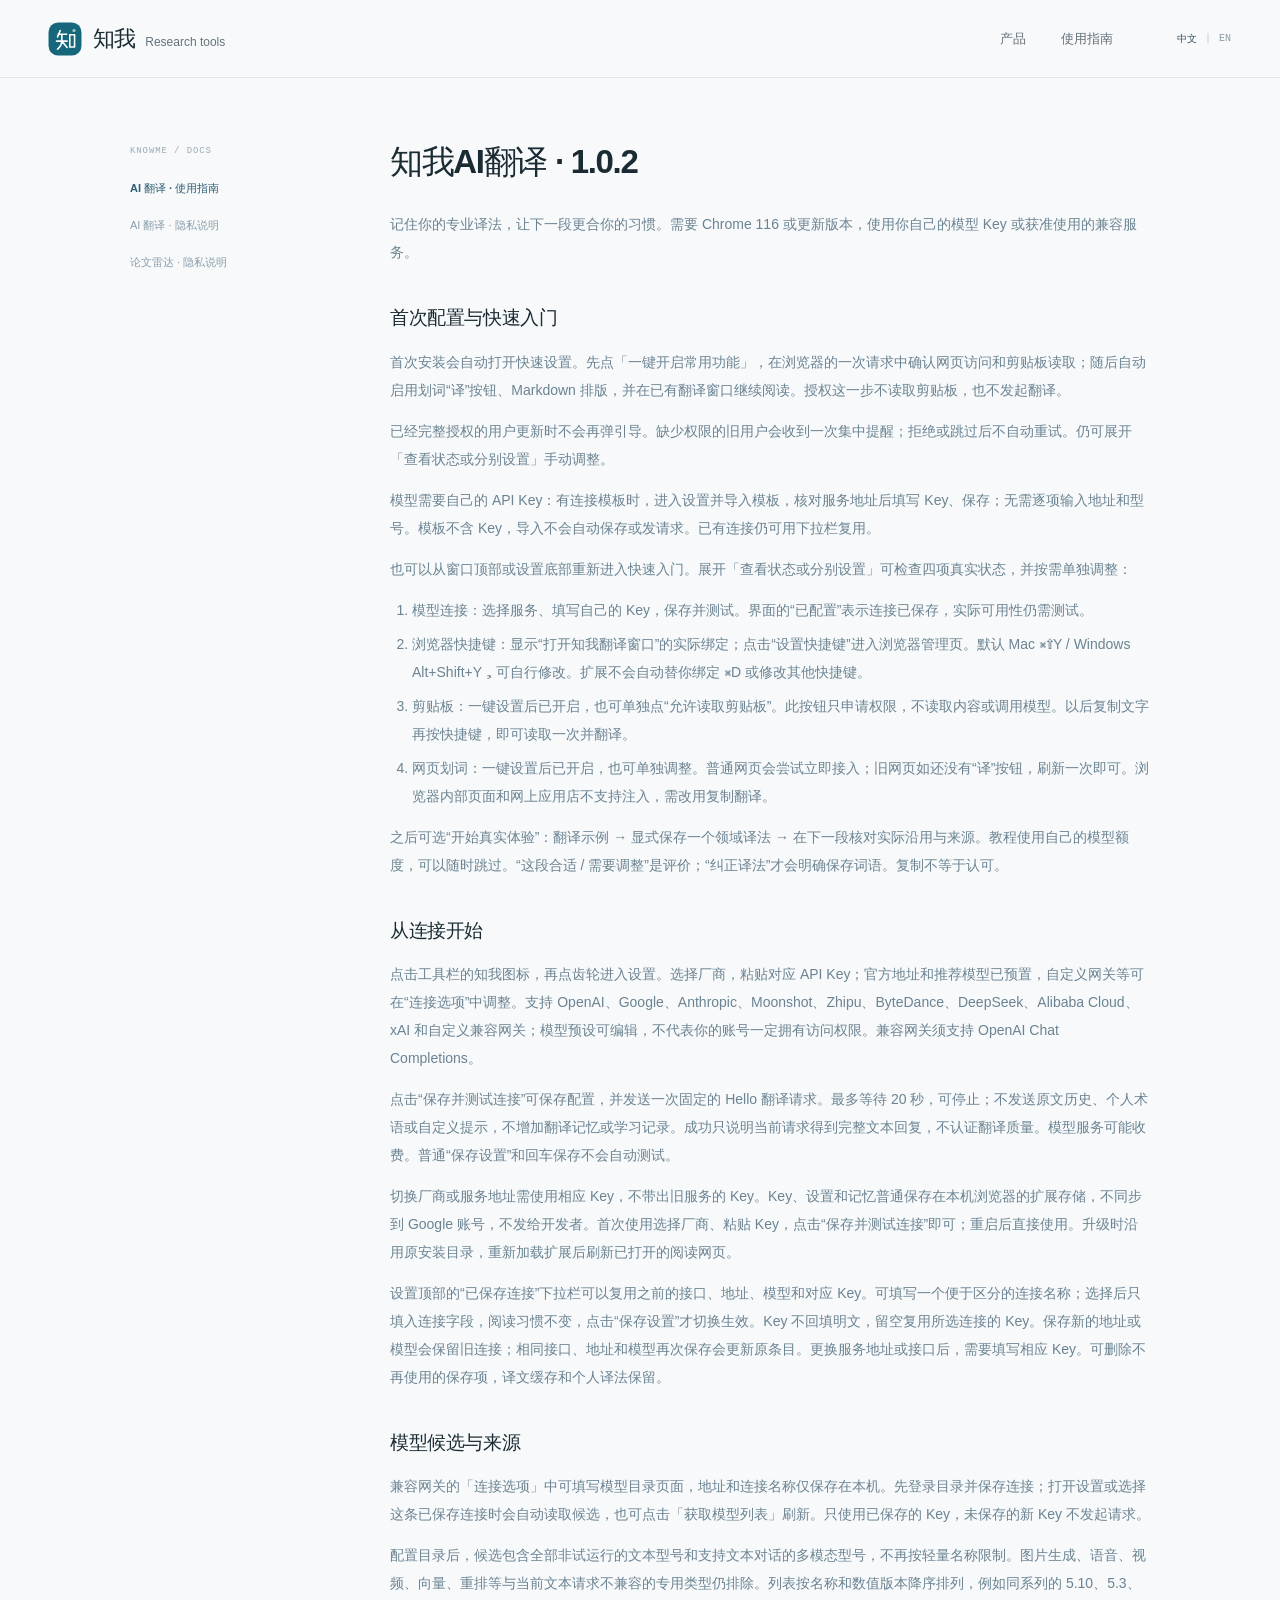
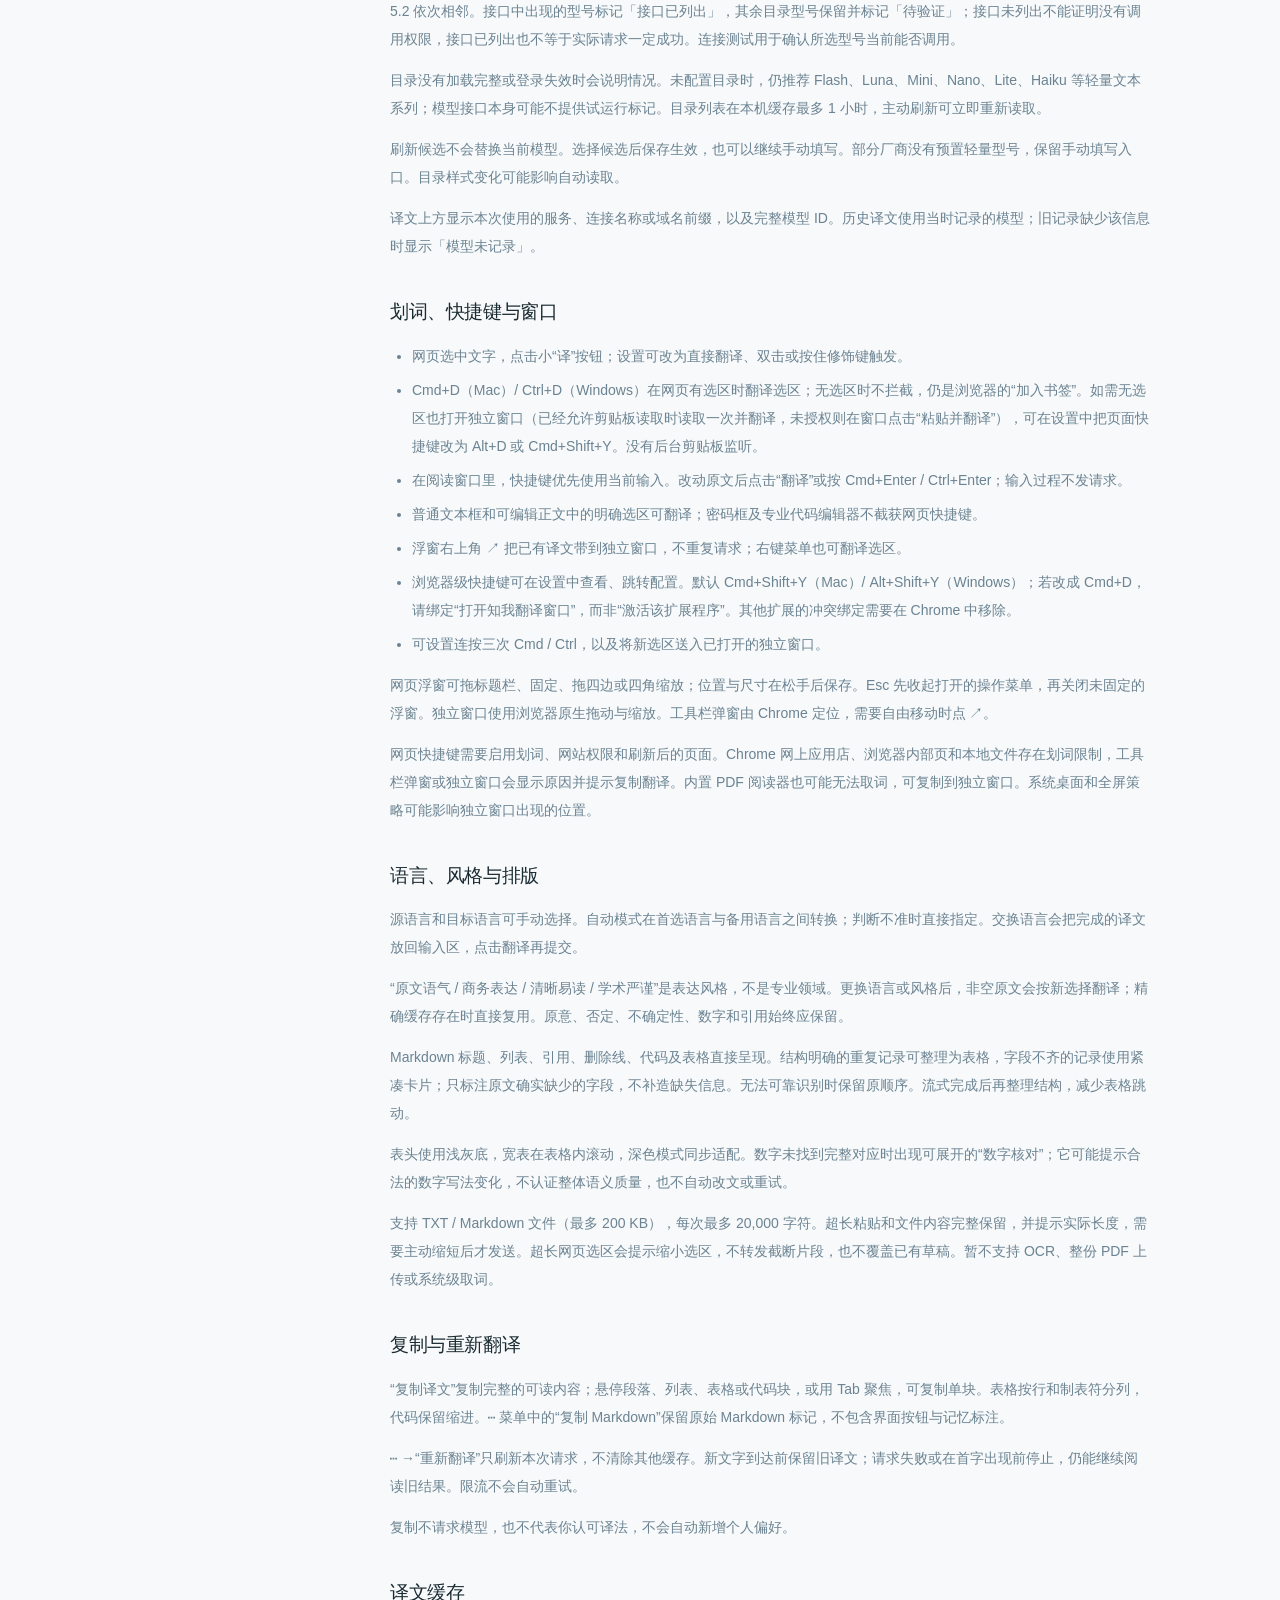
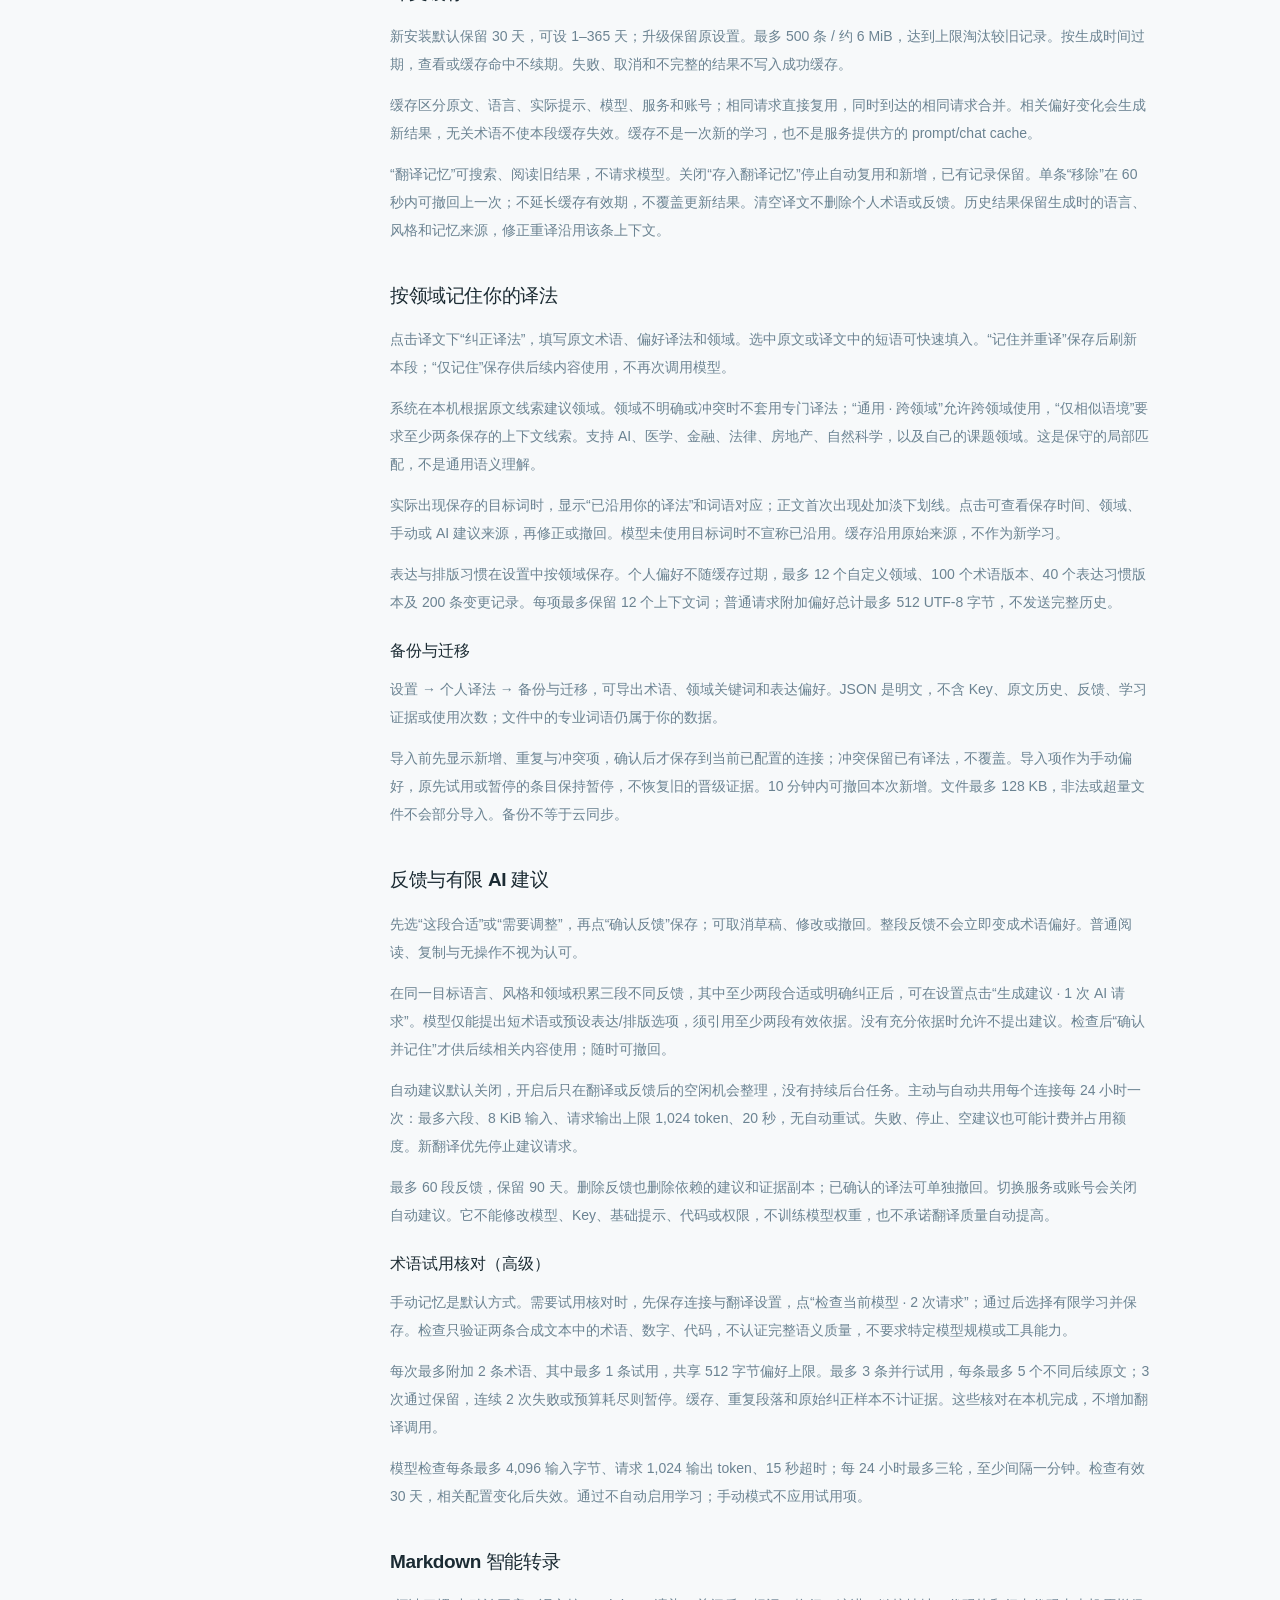
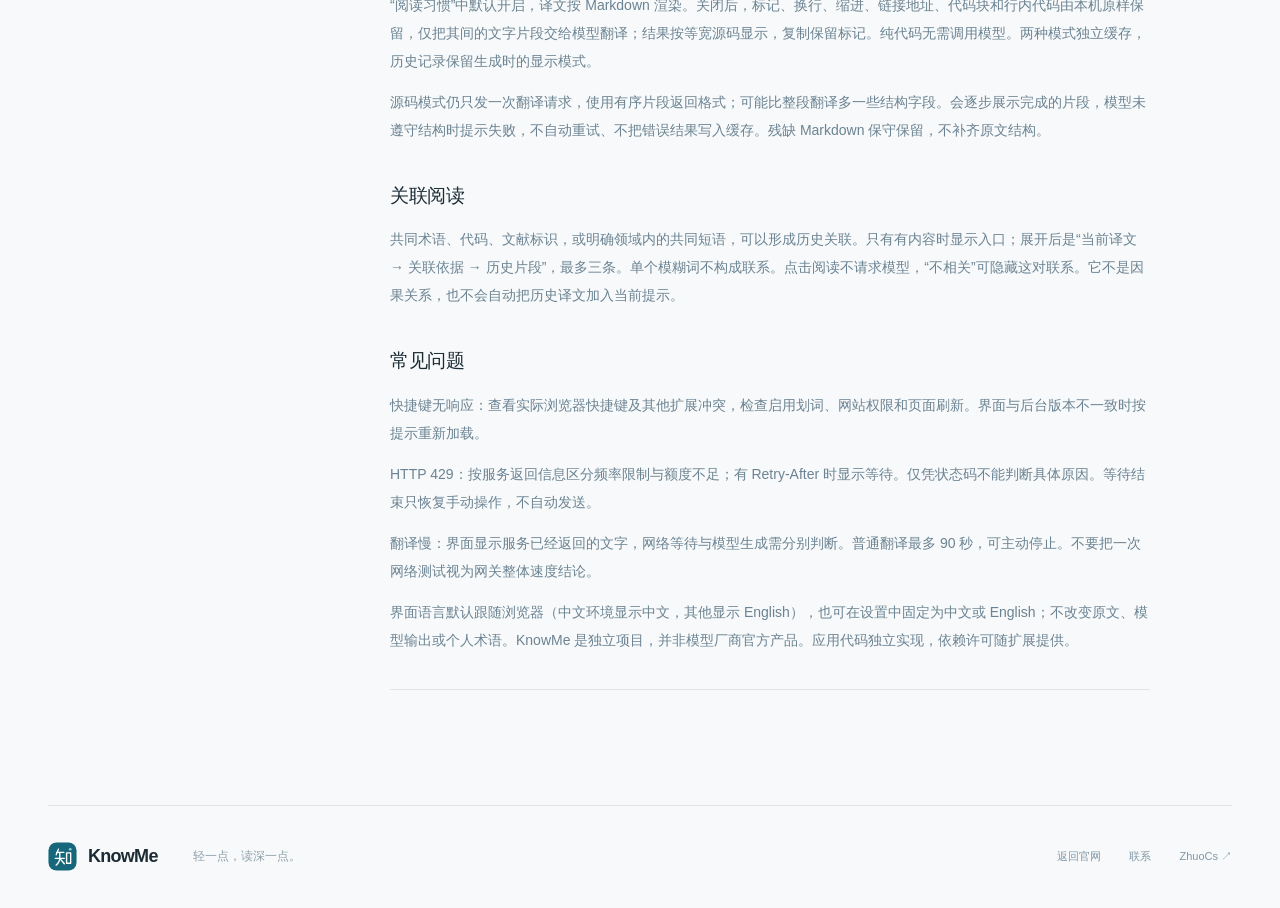
<file: help.html>
<!doctype html><html lang="zh-CN"><head><meta charset="utf-8"><meta name="viewport" content="width=device-width,initial-scale=1"><title>KnowMe · AI Translate · Guide</title><link rel="icon" href="assets/knowme.svg" type="image/svg+xml"><link rel="stylesheet" href="style.css?v=20261020-r3"><script src="docs.js" defer></script></head><body class="docs-page"><a class="skip-link" href="#doc-main" data-zh="跳到正文" data-en="Skip to content">跳到正文</a><header class="site-header"><nav class="shell navigation" aria-label="Main navigation"><a class="brand" href="index.html" data-home><img src="assets/knowme.svg" width="34" height="34" alt=""><span><span data-zh="知我" data-en="KnowMe">知我</span><span class="brand-en">Research tools</span></span></a><div class="nav-links"><a href="index.html#products" data-home-products data-zh="产品" data-en="Products">产品</a><a href="help.html" data-doc-link data-zh="使用指南" data-en="Guide">使用指南</a></div><div class="nav-actions"><div class="language-switch" aria-label="Site language"><a href="#chinese" lang="zh-CN" data-language="zh">中文</a><span class="language-divider" aria-hidden="true">|</span><a href="#english" lang="en" data-language="en">EN</a></div></div></nav></header><main class="docs-layout shell" id="doc-main"><aside class="docs-nav"><p>KNOWME / DOCS</p><a href="help.html" data-doc-link data-zh="AI 翻译 · 使用指南" data-en="AI Translate · Guide">AI 翻译 · 使用指南</a><a href="privacy.html" data-doc-link data-zh="AI 翻译 · 隐私说明" data-en="AI Translate · Privacy">AI 翻译 · 隐私说明</a><a href="radar-privacy.html" data-doc-link data-zh="论文雷达 · 隐私说明" data-en="Paper Radar · Privacy">论文雷达 · 隐私说明</a></aside><div class="doc-content"><article data-doc-language="zh" id="chinese" lang="zh-CN"><h1>知我AI翻译 · 1.0.2</h1>
<p>记住你的专业译法，让下一段更合你的习惯。需要 Chrome 116 或更新版本，使用你自己的模型 Key 或获准使用的兼容服务。</p>
<h2 id="zh-section-1">首次配置与快速入门</h2>
<p>首次安装会自动打开快速设置。先点「一键开启常用功能」，在浏览器的一次请求中确认网页访问和剪贴板读取；随后自动启用划词“译”按钮、Markdown 排版，并在已有翻译窗口继续阅读。授权这一步不读取剪贴板，也不发起翻译。</p>
<p>已经完整授权的用户更新时不会再弹引导。缺少权限的旧用户会收到一次集中提醒；拒绝或跳过后不自动重试。仍可展开「查看状态或分别设置」手动调整。</p>
<p>模型需要自己的 API Key：有连接模板时，进入设置并导入模板，核对服务地址后填写 Key、保存；无需逐项输入地址和型号。模板不含 Key，导入不会自动保存或发请求。已有连接仍可用下拉栏复用。</p>
<p>也可以从窗口顶部或设置底部重新进入快速入门。展开「查看状态或分别设置」可检查四项真实状态，并按需单独调整：</p>
<ol>
<li>模型连接：选择服务、填写自己的 Key，保存并测试。界面的“已配置”表示连接已保存，实际可用性仍需测试。</li>
<li>浏览器快捷键：显示“打开知我翻译窗口”的实际绑定；点击“设置快捷键”进入浏览器管理页。默认 Mac ⌘⇧Y / Windows Alt+Shift+Y，可自行修改。扩展不会自动替你绑定 ⌘D 或修改其他快捷键。</li>
<li>剪贴板：一键设置后已开启，也可单独点“允许读取剪贴板”。此按钮只申请权限，不读取内容或调用模型。以后复制文字再按快捷键，即可读取一次并翻译。</li>
<li>网页划词：一键设置后已开启，也可单独调整。普通网页会尝试立即接入；旧网页如还没有“译”按钮，刷新一次即可。浏览器内部页面和网上应用店不支持注入，需改用复制翻译。</li>
</ol>
<p>之后可选“开始真实体验”：翻译示例 → 显式保存一个领域译法 → 在下一段核对实际沿用与来源。教程使用自己的模型额度，可以随时跳过。“这段合适 / 需要调整”是评价；“纠正译法”才会明确保存词语。复制不等于认可。</p>
<h2 id="zh-section-2">从连接开始</h2>
<p>点击工具栏的知我图标，再点齿轮进入设置。选择厂商，粘贴对应 API Key；官方地址和推荐模型已预置，自定义网关等可在“连接选项”中调整。支持 OpenAI、Google、Anthropic、Moonshot、Zhipu、ByteDance、DeepSeek、Alibaba Cloud、xAI 和自定义兼容网关；模型预设可编辑，不代表你的账号一定拥有访问权限。兼容网关须支持 OpenAI Chat Completions。</p>
<p>点击“保存并测试连接”可保存配置，并发送一次固定的 Hello 翻译请求。最多等待 20 秒，可停止；不发送原文历史、个人术语或自定义提示，不增加翻译记忆或学习记录。成功只说明当前请求得到完整文本回复，不认证翻译质量。模型服务可能收费。普通“保存设置”和回车保存不会自动测试。</p>
<p>切换厂商或服务地址需使用相应 Key，不带出旧服务的 Key。Key、设置和记忆普通保存在本机浏览器的扩展存储，不同步到 Google 账号，不发给开发者。首次使用选择厂商、粘贴 Key，点击“保存并测试连接”即可；重启后直接使用。升级时沿用原安装目录，重新加载扩展后刷新已打开的阅读网页。</p>
<p>设置顶部的“已保存连接”下拉栏可以复用之前的接口、地址、模型和对应 Key。可填写一个便于区分的连接名称；选择后只填入连接字段，阅读习惯不变，点击“保存设置”才切换生效。Key 不回填明文，留空复用所选连接的 Key。保存新的地址或模型会保留旧连接；相同接口、地址和模型再次保存会更新原条目。更换服务地址或接口后，需要填写相应 Key。可删除不再使用的保存项，译文缓存和个人译法保留。</p>
<h2 id="zh-section-3">模型候选与来源</h2>
<p>兼容网关的「连接选项」中可填写模型目录页面，地址和连接名称仅保存在本机。先登录目录并保存连接；打开设置或选择这条已保存连接时会自动读取候选，也可点击「获取模型列表」刷新。只使用已保存的 Key，未保存的新 Key 不发起请求。</p>
<p>配置目录后，候选包含全部非试运行的文本型号和支持文本对话的多模态型号，不再按轻量名称限制。图片生成、语音、视频、向量、重排等与当前文本请求不兼容的专用类型仍排除。列表按名称和数值版本降序排列，例如同系列的 5.10、5.3、5.2 依次相邻。接口中出现的型号标记「接口已列出」，其余目录型号保留并标记「待验证」；接口未列出不能证明没有调用权限，接口已列出也不等于实际请求一定成功。连接测试用于确认所选型号当前能否调用。</p>
<p>目录没有加载完整或登录失效时会说明情况。未配置目录时，仍推荐 Flash、Luna、Mini、Nano、Lite、Haiku 等轻量文本系列；模型接口本身可能不提供试运行标记。目录列表在本机缓存最多 1 小时，主动刷新可立即重新读取。</p>
<p>刷新候选不会替换当前模型。选择候选后保存生效，也可以继续手动填写。部分厂商没有预置轻量型号，保留手动填写入口。目录样式变化可能影响自动读取。</p>
<p>译文上方显示本次使用的服务、连接名称或域名前缀，以及完整模型 ID。历史译文使用当时记录的模型；旧记录缺少该信息时显示「模型未记录」。</p>
<h2 id="zh-section-4">划词、快捷键与窗口</h2>
<ul>
<li>网页选中文字，点击小“译”按钮；设置可改为直接翻译、双击或按住修饰键触发。</li>
<li>Cmd+D（Mac）/ Ctrl+D（Windows）在网页有选区时翻译选区；无选区时不拦截，仍是浏览器的“加入书签”。如需无选区也打开独立窗口（已经允许剪贴板读取时读取一次并翻译，未授权则在窗口点击“粘贴并翻译”），可在设置中把页面快捷键改为 Alt+D 或 Cmd+Shift+Y。没有后台剪贴板监听。</li>
<li>在阅读窗口里，快捷键优先使用当前输入。改动原文后点击“翻译”或按 Cmd+Enter / Ctrl+Enter；输入过程不发请求。</li>
<li>普通文本框和可编辑正文中的明确选区可翻译；密码框及专业代码编辑器不截获网页快捷键。</li>
<li>浮窗右上角 ↗ 把已有译文带到独立窗口，不重复请求；右键菜单也可翻译选区。</li>
<li>浏览器级快捷键可在设置中查看、跳转配置。默认 Cmd+Shift+Y（Mac）/ Alt+Shift+Y（Windows）；若改成 Cmd+D，请绑定“打开知我翻译窗口”，而非“激活该扩展程序”。其他扩展的冲突绑定需要在 Chrome 中移除。</li>
<li>可设置连按三次 Cmd / Ctrl，以及将新选区送入已打开的独立窗口。</li>
</ul>
<p>网页浮窗可拖标题栏、固定、拖四边或四角缩放；位置与尺寸在松手后保存。Esc 先收起打开的操作菜单，再关闭未固定的浮窗。独立窗口使用浏览器原生拖动与缩放。工具栏弹窗由 Chrome 定位，需要自由移动时点 ↗。</p>
<p>网页快捷键需要启用划词、网站权限和刷新后的页面。Chrome 网上应用店、浏览器内部页和本地文件存在划词限制，工具栏弹窗或独立窗口会显示原因并提示复制翻译。内置 PDF 阅读器也可能无法取词，可复制到独立窗口。系统桌面和全屏策略可能影响独立窗口出现的位置。</p>
<h2 id="zh-section-5">语言、风格与排版</h2>
<p>源语言和目标语言可手动选择。自动模式在首选语言与备用语言之间转换；判断不准时直接指定。交换语言会把完成的译文放回输入区，点击翻译再提交。</p>
<p>“原文语气 / 商务表达 / 清晰易读 / 学术严谨”是表达风格，不是专业领域。更换语言或风格后，非空原文会按新选择翻译；精确缓存存在时直接复用。原意、否定、不确定性、数字和引用始终应保留。</p>
<p>Markdown 标题、列表、引用、删除线、代码及表格直接呈现。结构明确的重复记录可整理为表格，字段不齐的记录使用紧凑卡片；只标注原文确实缺少的字段，不补造缺失信息。无法可靠识别时保留原顺序。流式完成后再整理结构，减少表格跳动。</p>
<p>表头使用浅灰底，宽表在表格内滚动，深色模式同步适配。数字未找到完整对应时出现可展开的“数字核对”；它可能提示合法的数字写法变化，不认证整体语义质量，也不自动改文或重试。</p>
<p>支持 TXT / Markdown 文件（最多 200 KB），每次最多 20,000 字符。超长粘贴和文件内容完整保留，并提示实际长度，需要主动缩短后才发送。超长网页选区会提示缩小选区，不转发截断片段，也不覆盖已有草稿。暂不支持 OCR、整份 PDF 上传或系统级取词。</p>
<h2 id="zh-section-6">复制与重新翻译</h2>
<p>“复制译文”复制完整的可读内容；悬停段落、列表、表格或代码块，或用 Tab 聚焦，可复制单块。表格按行和制表符分列，代码保留缩进。⋯ 菜单中的“复制 Markdown”保留原始 Markdown 标记，不包含界面按钮与记忆标注。</p>
<p>⋯ →“重新翻译”只刷新本次请求，不清除其他缓存。新文字到达前保留旧译文；请求失败或在首字出现前停止，仍能继续阅读旧结果。限流不会自动重试。</p>
<p>复制不请求模型，也不代表你认可译法，不会自动新增个人偏好。</p>
<h2 id="zh-section-7">译文缓存</h2>
<p>新安装默认保留 30 天，可设 1–365 天；升级保留原设置。最多 500 条 / 约 6 MiB，达到上限淘汰较旧记录。按生成时间过期，查看或缓存命中不续期。失败、取消和不完整的结果不写入成功缓存。</p>
<p>缓存区分原文、语言、实际提示、模型、服务和账号；相同请求直接复用，同时到达的相同请求合并。相关偏好变化会生成新结果，无关术语不使本段缓存失效。缓存不是一次新的学习，也不是服务提供方的 prompt/chat cache。</p>
<p>“翻译记忆”可搜索、阅读旧结果，不请求模型。关闭“存入翻译记忆”停止自动复用和新增，已有记录保留。单条“移除”在 60 秒内可撤回上一次；不延长缓存有效期，不覆盖更新结果。清空译文不删除个人术语或反馈。历史结果保留生成时的语言、风格和记忆来源，修正重译沿用该条上下文。</p>
<h2 id="zh-section-8">按领域记住你的译法</h2>
<p>点击译文下“纠正译法”，填写原文术语、偏好译法和领域。选中原文或译文中的短语可快速填入。“记住并重译”保存后刷新本段；“仅记住”保存供后续内容使用，不再次调用模型。</p>
<p>系统在本机根据原文线索建议领域。领域不明确或冲突时不套用专门译法；“通用 · 跨领域”允许跨领域使用，“仅相似语境”要求至少两条保存的上下文线索。支持 AI、医学、金融、法律、房地产、自然科学，以及自己的课题领域。这是保守的局部匹配，不是通用语义理解。</p>
<p>实际出现保存的目标词时，显示“已沿用你的译法”和词语对应；正文首次出现处加淡下划线。点击可查看保存时间、领域、手动或 AI 建议来源，再修正或撤回。模型未使用目标词时不宣称已沿用。缓存沿用原始来源，不作为新学习。</p>
<p>表达与排版习惯在设置中按领域保存。个人偏好不随缓存过期，最多 12 个自定义领域、100 个术语版本、40 个表达习惯版本及 200 条变更记录。每项最多保留 12 个上下文词；普通请求附加偏好总计最多 512 UTF-8 字节，不发送完整历史。</p>
<h3>备份与迁移</h3>
<p>设置 → 个人译法 → 备份与迁移，可导出术语、领域关键词和表达偏好。JSON 是明文，不含 Key、原文历史、反馈、学习证据或使用次数；文件中的专业词语仍属于你的数据。</p>
<p>导入前先显示新增、重复与冲突项，确认后才保存到当前已配置的连接；冲突保留已有译法，不覆盖。导入项作为手动偏好，原先试用或暂停的条目保持暂停，不恢复旧的晋级证据。10 分钟内可撤回本次新增。文件最多 128 KB，非法或超量文件不会部分导入。备份不等于云同步。</p>
<h2 id="zh-section-9">反馈与有限 AI 建议</h2>
<p>先选“这段合适”或“需要调整”，再点“确认反馈”保存；可取消草稿、修改或撤回。整段反馈不会立即变成术语偏好。普通阅读、复制与无操作不视为认可。</p>
<p>在同一目标语言、风格和领域积累三段不同反馈，其中至少两段合适或明确纠正后，可在设置点击“生成建议 · 1 次 AI 请求”。模型仅能提出短术语或预设表达/排版选项，须引用至少两段有效依据。没有充分依据时允许不提出建议。检查后“确认并记住”才供后续相关内容使用；随时可撤回。</p>
<p>自动建议默认关闭，开启后只在翻译或反馈后的空闲机会整理，没有持续后台任务。主动与自动共用每个连接每 24 小时一次：最多六段、8 KiB 输入、请求输出上限 1,024 token、20 秒，无自动重试。失败、停止、空建议也可能计费并占用额度。新翻译优先停止建议请求。</p>
<p>最多 60 段反馈，保留 90 天。删除反馈也删除依赖的建议和证据副本；已确认的译法可单独撤回。切换服务或账号会关闭自动建议。它不能修改模型、Key、基础提示、代码或权限，不训练模型权重，也不承诺翻译质量自动提高。</p>
<h3>术语试用核对（高级）</h3>
<p>手动记忆是默认方式。需要试用核对时，先保存连接与翻译设置，点“检查当前模型 · 2 次请求”；通过后选择有限学习并保存。检查只验证两条合成文本中的术语、数字、代码，不认证完整语义质量，不要求特定模型规模或工具能力。</p>
<p>每次最多附加 2 条术语、其中最多 1 条试用，共享 512 字节偏好上限。最多 3 条并行试用，每条最多 5 个不同后续原文；3 次通过保留，连续 2 次失败或预算耗尽则暂停。缓存、重复段落和原始纠正样本不计证据。这些核对在本机完成，不增加翻译调用。</p>
<p>模型检查每条最多 4,096 输入字节、请求 1,024 输出 token、15 秒超时；每 24 小时最多三轮，至少间隔一分钟。检查有效 30 天，相关配置变化后失效。通过不自动启用学习；手动模式不应用试用项。</p>
<h2 id="zh-section-10">Markdown 智能转录</h2>
<p>“阅读习惯”中默认开启，译文按 Markdown 渲染。关闭后，标记、换行、缩进、链接地址、代码块和行内代码由本机原样保留，仅把其间的文字片段交给模型翻译；结果按等宽源码显示，复制保留标记。纯代码无需调用模型。两种模式独立缓存，历史记录保留生成时的显示模式。</p>
<p>源码模式仍只发一次翻译请求，使用有序片段返回格式；可能比整段翻译多一些结构字段。会逐步展示完成的片段，模型未遵守结构时提示失败，不自动重试、不把错误结果写入缓存。残缺 Markdown 保守保留，不补齐原文结构。</p>
<h2 id="zh-section-11">关联阅读</h2>
<p>共同术语、代码、文献标识，或明确领域内的共同短语，可以形成历史关联。只有有内容时显示入口；展开后是“当前译文 → 关联依据 → 历史片段”，最多三条。单个模糊词不构成联系。点击阅读不请求模型，“不相关”可隐藏这对联系。它不是因果关系，也不会自动把历史译文加入当前提示。</p>
<h2 id="zh-section-12">常见问题</h2>
<p>快捷键无响应：查看实际浏览器快捷键及其他扩展冲突，检查启用划词、网站权限和页面刷新。界面与后台版本不一致时按提示重新加载。</p>
<p>HTTP 429：按服务返回信息区分频率限制与额度不足；有 Retry-After 时显示等待。仅凭状态码不能判断具体原因。等待结束只恢复手动操作，不自动发送。</p>
<p>翻译慢：界面显示服务已经返回的文字，网络等待与模型生成需分别判断。普通翻译最多 90 秒，可主动停止。不要把一次网络测试视为网关整体速度结论。</p>
<p>界面语言默认跟随浏览器（中文环境显示中文，其他显示 English），也可在设置中固定为中文或 English；不改变原文、模型输出或个人术语。KnowMe 是独立项目，并非模型厂商官方产品。应用代码独立实现，依赖许可随扩展提供。</p>
<hr>
</article><article data-doc-language="en" id="english" lang="en" hidden><h1 lang="en">KnowMe AI Translate · 1.0.2</h1>
<p>A personal translation reader for Chrome 116+, using your own model key or an authorized compatible gateway.</p>
<h2 id="en-section-1">First-use setup and optional walkthrough</h2>
<p>First installation opens Quick start. Click Enable essentials and confirm webpage access and clipboard reading together. This enables the selection button, Markdown formatting and reuse of an existing reader. Granting access does not read the clipboard or translate anything.</p>
<p>Fully authorized users are not interrupted on update. An existing user missing access receives one setup reminder; rejection or dismissal is not retried automatically. Individual controls remain under Check status or configure separately.</p>
<p>Your model still needs your own API key. In Settings, import a connection template if one is available, check its service URL, enter your key and save. Templates contain no key, history or reading preferences. Importing fills the form without saving it or making requests.</p>
<p>Quick start shows four independent states: saved model connection, the actual browser command, clipboard access and webpage selection. Open it from the reader header or Settings. A saved connection is not a successful network test: save and test your provider separately.</p>
<p>Use Set shortcut to open the browser settings for Open the KnowMe reader. The default is ⌘⇧Y on Mac and Alt+Shift+Y on Windows. The extension does not automatically assign ⌘D or change other shortcuts.</p>
<p>The essentials button covers both clipboard and selection access; separate controls remain available. Permission buttons do not read clipboard text or send a model request. Existing ordinary webpages are connected when possible; refresh a page if its selection button has not appeared. Browser-internal pages and the Web Store require copying instead. Denied permissions remain optional, and status is checked again when you return.</p>
<p>Then optionally translate an example, explicitly save a term, and inspect its actual use in a new passage. This uses your configured model and quota. A rating saves an evaluation; a correction saves specific wording.</p>
<h2 id="en-section-2">Connect and read</h2>
<p>Open the toolbar icon, then Settings. Choose OpenAI, Google, Anthropic, Moonshot, Zhipu, ByteDance, DeepSeek, Alibaba Cloud, xAI or an OpenAI-compatible gateway. Presets are editable; availability depends on your account. A new provider or endpoint requires its own key.</p>
<p>Choose a provider and paste its API key, then click Save and test connection. The official endpoint and recommended model are prefilled; use Connection options for overrides. Keys, settings and memory stay in ordinary local extension storage without Google-account sync or transmission to the developer. Browser restarts need no extra step. Keep the same extension directory and ID when updating an existing installation.</p>
<p>Use Saved connections at the top of Settings to restore a provider, endpoint, model and its saved key. You can name each connection. Selecting fills only connection fields; click Save settings to apply it. Saved keys are not displayed in the form: leave the key blank to reuse the selected connection's key. Saving a new endpoint or model keeps previous entries; saving the same provider, endpoint and model updates that entry. A different provider or endpoint needs its own key. Deleting an unused saved entry preserves translation history and personal wording.</p>
<p>Save &amp; test connection saves your settings and sends one fixed Hello translation, with a 20-second timeout and a Stop button. It sends no history, personal terms or custom instructions and creates no memory or learning record. A pass means a complete text response, not translation-quality certification. Ordinary Save and Enter do not run a test. Provider charges may apply.</p>
<p>Select text and use the small translate button, configured page shortcut or context menu. Cmd+D / Ctrl+D translates a page selection; with no selection it is left to the browser's bookmark command. With Alt+D or Cmd+Shift+Y as the page shortcut, no selection opens the reader and reads the clipboard once only if permission already exists. Use Allow clipboard access in Quick start, or Paste &amp; translate in the reader, for the first permission request. Inside the reader, the current draft has priority. There is no background clipboard monitoring.</p>
<p>Edit the visible source and press Translate or Cmd+Enter / Ctrl+Enter; typing alone sends nothing. Native browser shortcuts are shown in Settings. Assign Open reader, not Activate extension, and resolve competing extension shortcuts in Chrome. Refresh reading pages after an extension reload. Password fields and code editors retain their page shortcuts.</p>
<p>Drag the webpage panel by its title bar and resize any edge or corner. Position and size save on release. Escape closes a menu before the unpinned panel. The separate reader uses native window controls. Open in window transfers a completed result without generating it again. Browser-internal and built-in PDF pages cannot host the panel; paste their text into the reader.</p>
<h2 id="en-section-3">Model suggestions and translation source</h2>
<p>Compatible gateways can have a local model-directory URL under Connection options. Sign in to the directory, then save the connection. Settings automatically refresh suggestions for saved connections with a directory; the refresh button can fetch a new list. Unsaved keys are never used for discovery.</p>
<p>A configured directory supplies all non-trial text models, including multimodal models that support text conversations. These are not restricted to lightweight model names. Image-generation, audio, video, embedding, reranking and other incompatible specialty models remain excluded. Names and numeric versions sort descending, so versions such as 5.10, 5.3 and 5.2 stay together. Each option is marked API-listed or Unverified; directory models missing from the API list remain selectable. Neither membership nor omission proves actual inference access. Test the selected connection to check it.</p>
<p>Without a directory, suggestions still favor lightweight Flash, Luna, Mini, Nano, Lite and Haiku families. Incomplete directory reads and sign-in problems are reported. Lists are cached locally for up to one hour; manual refresh reads them again. Directory layout changes can affect discovery.</p>
<p>Refreshing never replaces your current model. Select and save to apply a change, or keep a manually entered model. The translation header shows the service, local connection name or hostname prefix, and actual model ID. Historical translations retain their recorded model; older records without one say “Model not recorded.”</p>
<h2 id="en-section-4">Language, style and format</h2>
<p>Choose languages explicitly when automatic detection is wrong. Original tone, Business wording, Clear wording and Academic precision are style presets, not domains. Changing language or style translates nonempty input using that selection; an exact cache hit is reused.</p>
<p>Markdown headings, lists, tables, strikethrough and code render directly. Clear repeated records may become tables; incomplete records use compact cards. Missing information is never invented by the local formatter. Structure settles after streaming. Wide tables scroll inside their own frame. Local number checks flag unmatched values without silently changing or retrying text; legitimate formatting changes can also trigger a flag.</p>
<p>Open TXT/Markdown files up to 200 KB; each request allows 20,000 source characters. Oversize pasted text and files are retained in full and blocked from sending until shortened. An oversize webpage selection prompts you to shorten the selection; no truncated passage is forwarded and existing drafts are preserved. Whole-PDF upload, OCR and system-wide text capture are not included.</p>
<p>Copy the entire result or hover/focus a paragraph, list, table or code block to copy that block. More → Copy Markdown preserves raw Markdown. Copying is not approval and creates no preference. More → Translate again refreshes this request only; other cached passages remain. The previous result stays readable until new text arrives, including failure or cancellation before the first new chunk.</p>
<h2 id="en-section-5">Cache, personal wording and feedback</h2>
<p>Fresh installs retain exact successful results for 30 days, adjustable to 1–365; upgrades retain their setting. Limits are 500 entries / about 6 MiB. Age starts at generation and is not renewed by reuse. Source, languages, actual instructions, model, endpoint and account separate cache identities; concurrent identical requests share generation. Failed or incomplete output is not cached. Unrelated new terms do not invalidate a passage.</p>
<p>Translation memory supports search and reading without a model call. Remove one record with a 60-second undo of the last removal; restoring never extends expiry or overwrites a newer result. Disabling Remember translation stops automatic reuse and new saves. Clearing translations does not delete personal wording or feedback. Cache is not learning or provider prompt caching.</p>
<p>Correct wording saves a source term, preferred translation and domain. Remember &amp; translate again refreshes this passage; Remember only affects future matching passages. Source or output selection can prefill the editor. Conservative local cues select relevant domains; ambiguous evidence skips specialized wording. Similar contexts needs two saved context cues, while General is explicitly cross-domain.</p>
<p>When the preferred text actually appears, a subtle underline and term pair show its origin. Click to inspect or revise it. Missing wording is not called adopted. Cached output preserves its original receipt. Writing/layout choices live in Settings. Up to 12 custom domains, 100 term versions, 40 style versions and 200 change events are retained. Personalization adds at most 512 UTF-8 bytes per request, not a full history.</p>
<p>Backup &amp; migration exports plain JSON containing terms, domain cues and style choices, without keys, source history, feedback, learning evidence or usage counts. Preview before confirming import; existing conflicts are kept and duplicates skipped. Imported entries are manual preferences, with prior trials/paused entries remaining paused. Undo newly imported entries within ten minutes. Maximum file size is 128 KB; invalid files are not partially imported. This is not cloud sync.</p>
<p>Choose Works for me or Needs revision, then Confirm feedback. Cancel, edit or undo anytime. Passage approval is not an immediate glossary rule, and copying never implies approval.</p>
<p>After three distinct feedback passages in the same language, style and domain, including two positive or corrected examples, Find suggestions makes one model request. It may propose short term pairs or preset style choices with at least two supporting excerpts. Review and confirm before later translations use it. An empty result is valid.</p>
<p>Automatic suggestions are off by default. Manual and automatic runs share one attempt per connection per 24 hours: at most six excerpts, 8 KiB input, 1,024 requested output tokens and 20 seconds, without retries. Failed, stopped or empty runs count and may be billed. New translations cancel suggestion work. Feedback is limited to 60 passages / 90 days. Deleting it removes dependent proposals and evidence; confirmed terms remain separately manageable. Changing account or service disables automatic suggestions.</p>
<p>This adapts bounded preferences, not model weights, code, keys or permissions. It does not guarantee better translation quality.</p>
<h2 id="en-section-6">Smart Markdown formatting</h2>
<p>Enabled by default in Reading habits. Turn it off to retain source markers, line breaks, indentation, link destinations, fenced code and inline code locally. Only prose fragments are translated. Results display and copy as monospaced source. Code-only input requires no model request. Each mode has a separate cache; saved results retain their original display mode.</p>
<p>Source mode uses one translation request with an ordered-fragment response, adding some structural tokens. Completed fragments appear progressively. Invalid structure produces an error without retrying or caching the invalid response. Incomplete markup is retained conservatively.</p>
<h2 id="en-section-7">Optional checks and related reading</h2>
<p>Advanced term trials require an explicit two-request model check and separate opt-in. Each check uses synthetic text, at most 4,096 input bytes and 1,024 requested output tokens per request, with a 15-second timeout; at most three checks per 24 hours, one minute apart. A pass lasts 30 days unless relevant settings change. It checks terms, numbers and code, not complete semantic quality.</p>
<p>At most three trials run, five distinct later passages per trial. Three local passes retain a term; two consecutive failures or exhaustion pause it. Each translation includes at most two terms, at most one trial, within the shared 512-byte budget. Original correction examples, duplicates and cache hits do not count. These local checks add no generation requests.</p>
<p>Related reading uses shared terms, code, citations or domain-supported phrases. Expand up to three links through their actual evidence. Reading links makes no model calls and does not inject history into translation prompts. Dismiss unrelated pairs or turn it off.</p>
<h2 id="en-section-8">Problems and control</h2>
<p>HTTP 429 may mean a rate limit or exhausted quota; use the service's error details and Retry-After. Expiry of a wait enables a manual retry only. Ordinary translation times out after 90 seconds. Network delay and generation speed are separate measurements.</p>
<p>The interface follows the browser language by default (Chinese in Chinese browsers, otherwise English) and can be fixed to either in Settings. Themes follow the system unless specified. KnowMe is independent from model providers; third-party licenses ship with the extension.</p>
<h2 id="en-section-9">更少配置，清楚的记忆反馈</h2>
<p>选择厂商、粘贴 API Key 后，点击“保存并测试连接”。官方地址与推荐模型已填好；自定义网关、其他模型和地域地址仍可在“连接选项”修改。推荐不代表账号必有权限。默认自动中英互译。</p>
<p>译文顶部“本次沿用 N 条译法”只统计请求带入且实际出现在正文中的个人词语；悬停下划线查看来源、保存时间和领域。模型自行给出相同译法不算记忆沿用。</p>
<p>精确缓存命中显示“已复用本机缓存 · 0 次请求 · 用时 x ms”；该用时属于本次本机查询，不是历史模型速度。</p>
<p>设置中的“演化记录”按分支显示已有反馈、AI 建议、采用或撤回、以及仍保留的后续译文。点节点看证据，点相应操作撤回；删除历史后一分钟内可恢复。最多展示最近 40 条偏好/建议，每条最多 8 段近期译文。展开视图不联网、不生成新建议。风格只标为“参考”，不声称证明了表达变化。</p>
<h3>Memory feedback and local evolution</h3>
<p>Choose a provider and paste your API key; an official endpoint and suggested model are prefilled. Custom gateways, aliases and regional endpoints remain editable. Availability depends on your account.</p>
<p>Applied-term underlines identify saved wording that was both included in the request and found in translated prose. Cache receipts show zero new requests and the local lookup time. Settings → Evolution history shows existing feedback, proposals, adoption or withdrawal, and retained later translations. Open a node for evidence or a reversible action. This view makes no model request and does not claim causality for style references.</p>
</article></div></main><footer class="site-footer shell"><a class="brand" href="index.html" data-home><img src="assets/knowme.svg" width="30" height="30" alt=""><span>KnowMe</span></a><p data-zh="轻一点，读深一点。" data-en="Lightweight tools. Deeper reading.">轻一点，读深一点。</p><div><a href="index.html" data-home data-zh="返回官网" data-en="Back to the website">返回官网</a><span class="contact-entry"><button type="button" aria-describedby="contact-email" data-zh="联系" data-en="Contact">联系</button><span class="contact-email" id="contact-email" role="tooltip">hackerchenzhuo@gmail.com</span></span><a href="https://github.com/hackerchenzhuo" target="_blank" rel="noopener noreferrer">ZhuoCs ↗</a></div></footer></body></html>
</file>
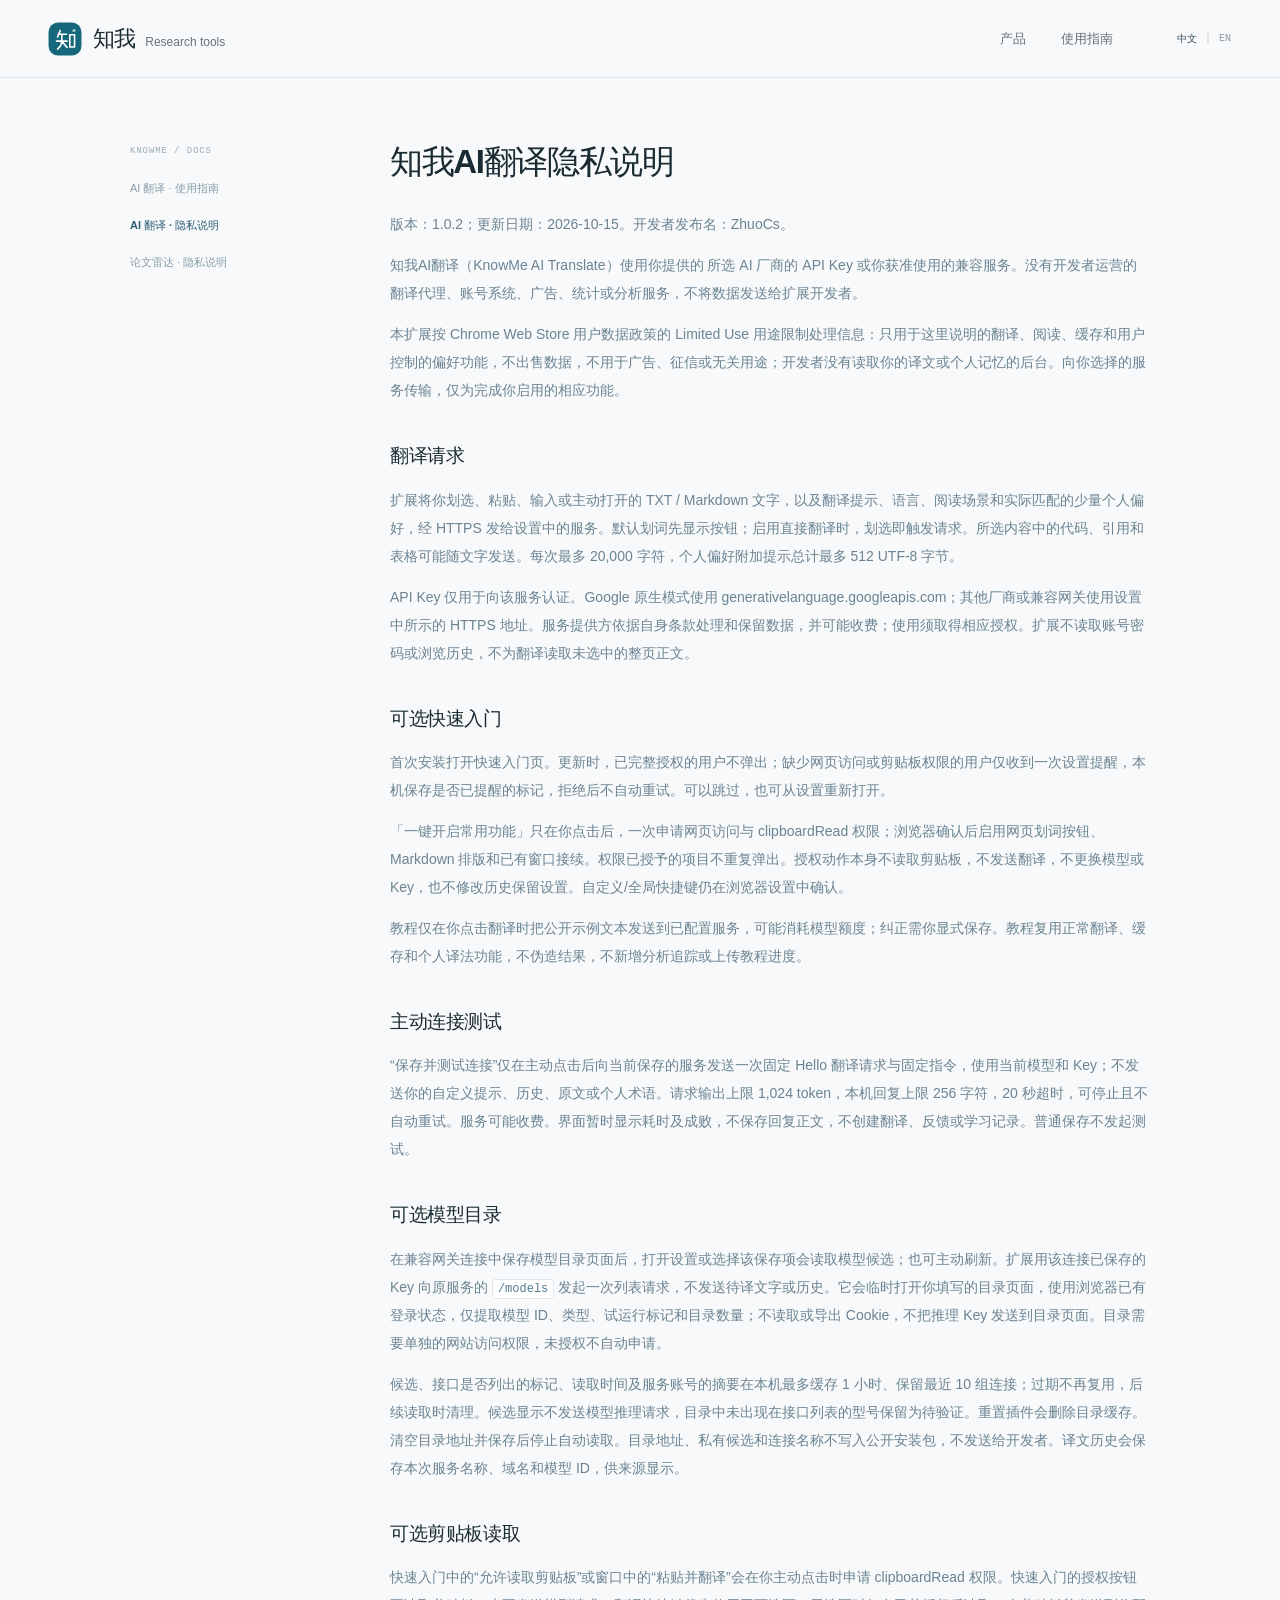
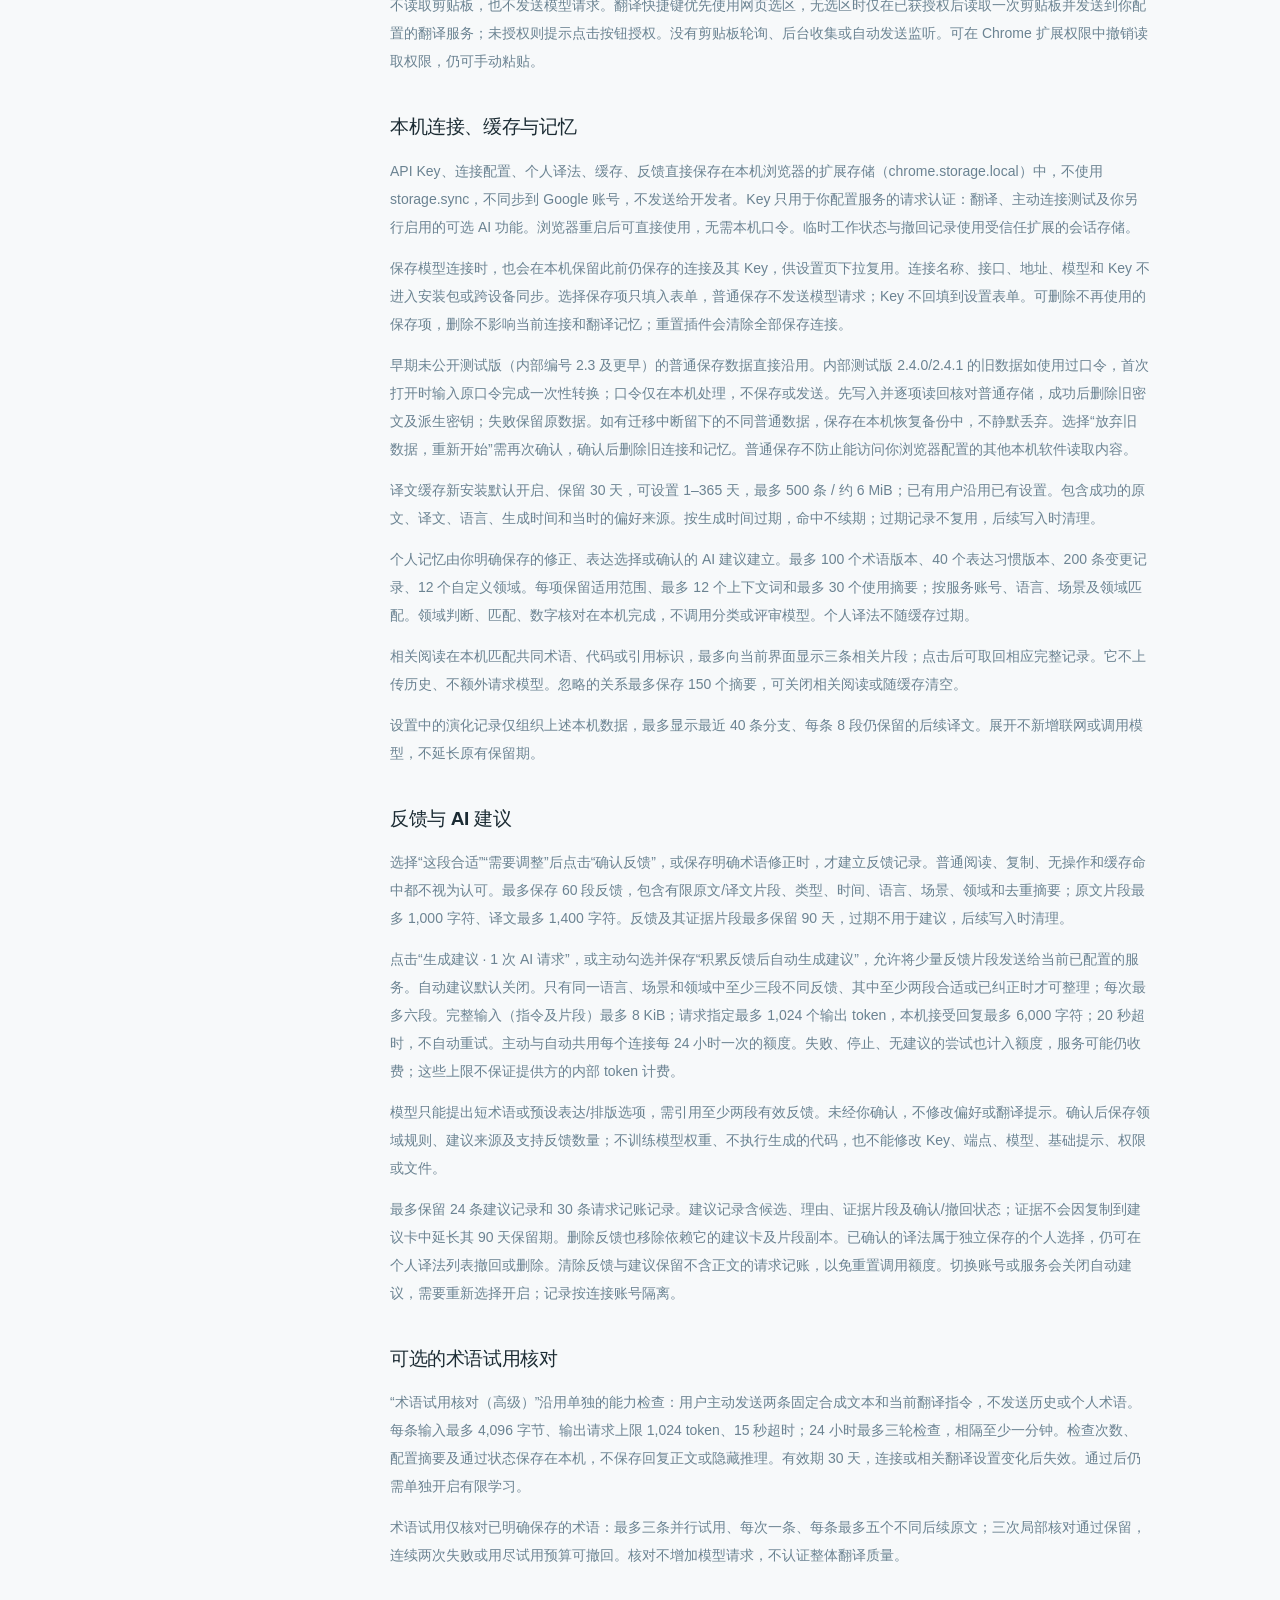
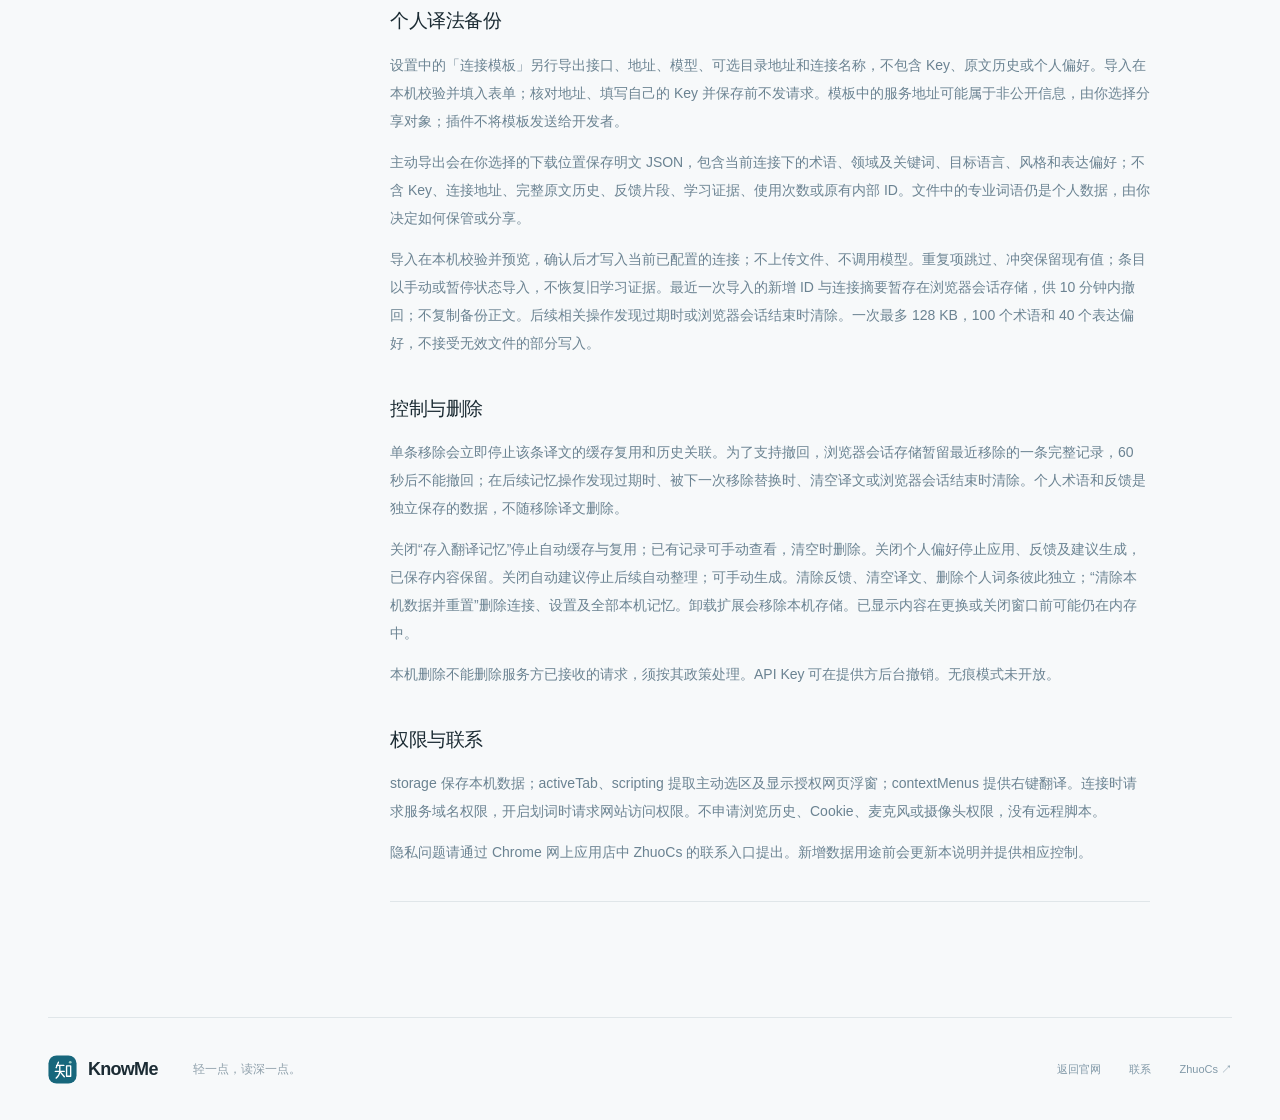
<file: privacy.html>
<!doctype html><html lang="zh-CN"><head><meta charset="utf-8"><meta name="viewport" content="width=device-width,initial-scale=1"><title>KnowMe · AI Translate · Privacy</title><link rel="icon" href="assets/knowme.svg" type="image/svg+xml"><link rel="stylesheet" href="style.css?v=20261020-r3"><script src="docs.js" defer></script></head><body class="docs-page"><a class="skip-link" href="#doc-main" data-zh="跳到正文" data-en="Skip to content">跳到正文</a><header class="site-header"><nav class="shell navigation" aria-label="Main navigation"><a class="brand" href="index.html" data-home><img src="assets/knowme.svg" width="34" height="34" alt=""><span><span data-zh="知我" data-en="KnowMe">知我</span><span class="brand-en">Research tools</span></span></a><div class="nav-links"><a href="index.html#products" data-home-products data-zh="产品" data-en="Products">产品</a><a href="help.html" data-doc-link data-zh="使用指南" data-en="Guide">使用指南</a></div><div class="nav-actions"><div class="language-switch" aria-label="Site language"><a href="#chinese" lang="zh-CN" data-language="zh">中文</a><span class="language-divider" aria-hidden="true">|</span><a href="#english" lang="en" data-language="en">EN</a></div></div></nav></header><main class="docs-layout shell" id="doc-main"><aside class="docs-nav"><p>KNOWME / DOCS</p><a href="help.html" data-doc-link data-zh="AI 翻译 · 使用指南" data-en="AI Translate · Guide">AI 翻译 · 使用指南</a><a href="privacy.html" data-doc-link data-zh="AI 翻译 · 隐私说明" data-en="AI Translate · Privacy">AI 翻译 · 隐私说明</a><a href="radar-privacy.html" data-doc-link data-zh="论文雷达 · 隐私说明" data-en="Paper Radar · Privacy">论文雷达 · 隐私说明</a></aside><div class="doc-content"><article data-doc-language="zh" id="chinese" lang="zh-CN"><h1>知我AI翻译隐私说明</h1>
<p>版本：1.0.2；更新日期：2026-10-15。开发者发布名：ZhuoCs。</p>
<p>知我AI翻译（KnowMe AI Translate）使用你提供的 所选 AI 厂商的 API Key 或你获准使用的兼容服务。没有开发者运营的翻译代理、账号系统、广告、统计或分析服务，不将数据发送给扩展开发者。</p>
<p>本扩展按 Chrome Web Store 用户数据政策的 Limited Use 用途限制处理信息：只用于这里说明的翻译、阅读、缓存和用户控制的偏好功能，不出售数据，不用于广告、征信或无关用途；开发者没有读取你的译文或个人记忆的后台。向你选择的服务传输，仅为完成你启用的相应功能。</p>
<h2 id="zh-section-1">翻译请求</h2>
<p>扩展将你划选、粘贴、输入或主动打开的 TXT / Markdown 文字，以及翻译提示、语言、阅读场景和实际匹配的少量个人偏好，经 HTTPS 发给设置中的服务。默认划词先显示按钮；启用直接翻译时，划选即触发请求。所选内容中的代码、引用和表格可能随文字发送。每次最多 20,000 字符，个人偏好附加提示总计最多 512 UTF-8 字节。</p>
<p>API Key 仅用于向该服务认证。Google 原生模式使用 generativelanguage.googleapis.com；其他厂商或兼容网关使用设置中所示的 HTTPS 地址。服务提供方依据自身条款处理和保留数据，并可能收费；使用须取得相应授权。扩展不读取账号密码或浏览历史，不为翻译读取未选中的整页正文。</p>
<h2 id="zh-section-2">可选快速入门</h2>
<p>首次安装打开快速入门页。更新时，已完整授权的用户不弹出；缺少网页访问或剪贴板权限的用户仅收到一次设置提醒，本机保存是否已提醒的标记，拒绝后不自动重试。可以跳过，也可从设置重新打开。</p>
<p>「一键开启常用功能」只在你点击后，一次申请网页访问与 clipboardRead 权限；浏览器确认后启用网页划词按钮、Markdown 排版和已有窗口接续。权限已授予的项目不重复弹出。授权动作本身不读取剪贴板，不发送翻译，不更换模型或 Key，也不修改历史保留设置。自定义/全局快捷键仍在浏览器设置中确认。</p>
<p>教程仅在你点击翻译时把公开示例文本发送到已配置服务，可能消耗模型额度；纠正需你显式保存。教程复用正常翻译、缓存和个人译法功能，不伪造结果，不新增分析追踪或上传教程进度。</p>
<h2 id="zh-section-3">主动连接测试</h2>
<p>“保存并测试连接”仅在主动点击后向当前保存的服务发送一次固定 Hello 翻译请求与固定指令，使用当前模型和 Key；不发送你的自定义提示、历史、原文或个人术语。请求输出上限 1,024 token，本机回复上限 256 字符，20 秒超时，可停止且不自动重试。服务可能收费。界面暂时显示耗时及成败，不保存回复正文，不创建翻译、反馈或学习记录。普通保存不发起测试。</p>
<h2 id="zh-section-4">可选模型目录</h2>
<p>在兼容网关连接中保存模型目录页面后，打开设置或选择该保存项会读取模型候选；也可主动刷新。扩展用该连接已保存的 Key 向原服务的 <code>/models</code> 发起一次列表请求，不发送待译文字或历史。它会临时打开你填写的目录页面，使用浏览器已有登录状态，仅提取模型 ID、类型、试运行标记和目录数量；不读取或导出 Cookie，不把推理 Key 发送到目录页面。目录需要单独的网站访问权限，未授权不自动申请。</p>
<p>候选、接口是否列出的标记、读取时间及服务账号的摘要在本机最多缓存 1 小时、保留最近 10 组连接；过期不再复用，后续读取时清理。候选显示不发送模型推理请求，目录中未出现在接口列表的型号保留为待验证。重置插件会删除目录缓存。清空目录地址并保存后停止自动读取。目录地址、私有候选和连接名称不写入公开安装包，不发送给开发者。译文历史会保存本次服务名称、域名和模型 ID，供来源显示。</p>
<h2 id="zh-section-5">可选剪贴板读取</h2>
<p>快速入门中的“允许读取剪贴板”或窗口中的“粘贴并翻译”会在你主动点击时申请 clipboardRead 权限。快速入门的授权按钮不读取剪贴板，也不发送模型请求。翻译快捷键优先使用网页选区，无选区时仅在已获授权后读取一次剪贴板并发送到你配置的翻译服务；未授权则提示点击按钮授权。没有剪贴板轮询、后台收集或自动发送监听。可在 Chrome 扩展权限中撤销读取权限，仍可手动粘贴。</p>
<h2 id="zh-section-6">本机连接、缓存与记忆</h2>
<p>API Key、连接配置、个人译法、缓存、反馈直接保存在本机浏览器的扩展存储（chrome.storage.local）中，不使用 storage.sync，不同步到 Google 账号，不发送给开发者。Key 只用于你配置服务的请求认证：翻译、主动连接测试及你另行启用的可选 AI 功能。浏览器重启后可直接使用，无需本机口令。临时工作状态与撤回记录使用受信任扩展的会话存储。</p>
<p>保存模型连接时，也会在本机保留此前仍保存的连接及其 Key，供设置页下拉复用。连接名称、接口、地址、模型和 Key 不进入安装包或跨设备同步。选择保存项只填入表单，普通保存不发送模型请求；Key 不回填到设置表单。可删除不再使用的保存项，删除不影响当前连接和翻译记忆；重置插件会清除全部保存连接。</p>
<p>早期未公开测试版（内部编号 2.3 及更早）的普通保存数据直接沿用。内部测试版 2.4.0/2.4.1 的旧数据如使用过口令，首次打开时输入原口令完成一次性转换；口令仅在本机处理，不保存或发送。先写入并逐项读回核对普通存储，成功后删除旧密文及派生密钥；失败保留原数据。如有迁移中断留下的不同普通数据，保存在本机恢复备份中，不静默丢弃。选择“放弃旧数据，重新开始”需再次确认，确认后删除旧连接和记忆。普通保存不防止能访问你浏览器配置的其他本机软件读取内容。</p>
<p>译文缓存新安装默认开启、保留 30 天，可设置 1–365 天，最多 500 条 / 约 6 MiB；已有用户沿用已有设置。包含成功的原文、译文、语言、生成时间和当时的偏好来源。按生成时间过期，命中不续期；过期记录不复用，后续写入时清理。</p>
<p>个人记忆由你明确保存的修正、表达选择或确认的 AI 建议建立。最多 100 个术语版本、40 个表达习惯版本、200 条变更记录、12 个自定义领域。每项保留适用范围、最多 12 个上下文词和最多 30 个使用摘要；按服务账号、语言、场景及领域匹配。领域判断、匹配、数字核对在本机完成，不调用分类或评审模型。个人译法不随缓存过期。</p>
<p>相关阅读在本机匹配共同术语、代码或引用标识，最多向当前界面显示三条相关片段；点击后可取回相应完整记录。它不上传历史、不额外请求模型。忽略的关系最多保存 150 个摘要，可关闭相关阅读或随缓存清空。</p>
<p>设置中的演化记录仅组织上述本机数据，最多显示最近 40 条分支、每条 8 段仍保留的后续译文。展开不新增联网或调用模型，不延长原有保留期。</p>
<h2 id="zh-section-7">反馈与 AI 建议</h2>
<p>选择“这段合适”“需要调整”后点击“确认反馈”，或保存明确术语修正时，才建立反馈记录。普通阅读、复制、无操作和缓存命中都不视为认可。最多保存 60 段反馈，包含有限原文/译文片段、类型、时间、语言、场景、领域和去重摘要；原文片段最多 1,000 字符、译文最多 1,400 字符。反馈及其证据片段最多保留 90 天，过期不用于建议，后续写入时清理。</p>
<p>点击“生成建议 · 1 次 AI 请求”，或主动勾选并保存“积累反馈后自动生成建议”，允许将少量反馈片段发送给当前已配置的服务。自动建议默认关闭。只有同一语言、场景和领域中至少三段不同反馈、其中至少两段合适或已纠正时才可整理；每次最多六段。完整输入（指令及片段）最多 8 KiB；请求指定最多 1,024 个输出 token，本机接受回复最多 6,000 字符；20 秒超时，不自动重试。主动与自动共用每个连接每 24 小时一次的额度。失败、停止、无建议的尝试也计入额度，服务可能仍收费；这些上限不保证提供方的内部 token 计费。</p>
<p>模型只能提出短术语或预设表达/排版选项，需引用至少两段有效反馈。未经你确认，不修改偏好或翻译提示。确认后保存领域规则、建议来源及支持反馈数量；不训练模型权重、不执行生成的代码，也不能修改 Key、端点、模型、基础提示、权限或文件。</p>
<p>最多保留 24 条建议记录和 30 条请求记账记录。建议记录含候选、理由、证据片段及确认/撤回状态；证据不会因复制到建议卡中延长其 90 天保留期。删除反馈也移除依赖它的建议卡及片段副本。已确认的译法属于独立保存的个人选择，仍可在个人译法列表撤回或删除。清除反馈与建议保留不含正文的请求记账，以免重置调用额度。切换账号或服务会关闭自动建议，需要重新选择开启；记录按连接账号隔离。</p>
<h2 id="zh-section-8">可选的术语试用核对</h2>
<p>“术语试用核对（高级）”沿用单独的能力检查：用户主动发送两条固定合成文本和当前翻译指令，不发送历史或个人术语。每条输入最多 4,096 字节、输出请求上限 1,024 token、15 秒超时；24 小时最多三轮检查，相隔至少一分钟。检查次数、配置摘要及通过状态保存在本机，不保存回复正文或隐藏推理。有效期 30 天，连接或相关翻译设置变化后失效。通过后仍需单独开启有限学习。</p>
<p>术语试用仅核对已明确保存的术语：最多三条并行试用、每次一条、每条最多五个不同后续原文；三次局部核对通过保留，连续两次失败或用尽试用预算可撤回。核对不增加模型请求，不认证整体翻译质量。</p>
<h2 id="zh-section-9">个人译法备份</h2>
<p>设置中的「连接模板」另行导出接口、地址、模型、可选目录地址和连接名称，不包含 Key、原文历史或个人偏好。导入在本机校验并填入表单；核对地址、填写自己的 Key 并保存前不发请求。模板中的服务地址可能属于非公开信息，由你选择分享对象；插件不将模板发送给开发者。</p>
<p>主动导出会在你选择的下载位置保存明文 JSON，包含当前连接下的术语、领域及关键词、目标语言、风格和表达偏好；不含 Key、连接地址、完整原文历史、反馈片段、学习证据、使用次数或原有内部 ID。文件中的专业词语仍是个人数据，由你决定如何保管或分享。</p>
<p>导入在本机校验并预览，确认后才写入当前已配置的连接；不上传文件、不调用模型。重复项跳过、冲突保留现有值；条目以手动或暂停状态导入，不恢复旧学习证据。最近一次导入的新增 ID 与连接摘要暂存在浏览器会话存储，供 10 分钟内撤回；不复制备份正文。后续相关操作发现过期时或浏览器会话结束时清除。一次最多 128 KB，100 个术语和 40 个表达偏好，不接受无效文件的部分写入。</p>
<h2 id="zh-section-10">控制与删除</h2>
<p>单条移除会立即停止该条译文的缓存复用和历史关联。为了支持撤回，浏览器会话存储暂留最近移除的一条完整记录，60 秒后不能撤回；在后续记忆操作发现过期时、被下一次移除替换时、清空译文或浏览器会话结束时清除。个人术语和反馈是独立保存的数据，不随移除译文删除。</p>
<p>关闭“存入翻译记忆”停止自动缓存与复用；已有记录可手动查看，清空时删除。关闭个人偏好停止应用、反馈及建议生成，已保存内容保留。关闭自动建议停止后续自动整理；可手动生成。清除反馈、清空译文、删除个人词条彼此独立；“清除本机数据并重置”删除连接、设置及全部本机记忆。卸载扩展会移除本机存储。已显示内容在更换或关闭窗口前可能仍在内存中。</p>
<p>本机删除不能删除服务方已接收的请求，须按其政策处理。API Key 可在提供方后台撤销。无痕模式未开放。</p>
<h2 id="zh-section-11">权限与联系</h2>
<p>storage 保存本机数据；activeTab、scripting 提取主动选区及显示授权网页浮窗；contextMenus 提供右键翻译。连接时请求服务域名权限，开启划词时请求网站访问权限。不申请浏览历史、Cookie、麦克风或摄像头权限，没有远程脚本。</p>
<p>隐私问题请通过 Chrome 网上应用店中 ZhuoCs 的联系入口提出。新增数据用途前会更新本说明并提供相应控制。</p>
<hr>
</article><article data-doc-language="en" id="english" lang="en" hidden><h1 lang="en">KnowMe AI Translate — Privacy</h1>
<p>Version 1.0.2, updated October 15, 2026. Publisher: ZhuoCs.</p>
<p>KnowMe uses your selected AI provider’s key or an authorized compatible service. There is no developer translation proxy, account service, advertising or analytics. Data is not sent to the extension developer.</p>
<p>KnowMe's use of information follows the Limited Use restrictions of the Chrome Web Store User Data Policy: only the disclosed translation, reading, caching and user-controlled preference features use it. Data is not sold or used for advertising, credit decisions or unrelated purposes. The developer has no backend for reading translations or personal memory. Transfers to your chosen services serve only the corresponding features you enable.</p>
<p>Selected, pasted, typed or explicitly opened text, translation instructions, language/profile choices and matching personal preferences are sent by HTTPS to your configured provider. The default selection mode shows a button first; direct mode sends on selection. Requests allow up to 20,000 source characters and a shared 512-byte personalization addition. The provider receives your key for authentication and may retain requests or charge under its own terms. KnowMe does not collect browsing history, account passwords or unselected full-page content for translation.</p>
<p>API keys, connection settings, personal wording, cache, feedback are saved directly in this browser’s extension storage (chrome.storage.local). They do not use storage.sync, do not sync to a Google account, and are not sent to the developer. Keys authenticate only to the services you configure for translation, explicit connection tests and optional AI features you enable. Restarting the browser requires no local passphrase. Temporary working state and undo records use trusted extension session storage.</p>
<p>Plain records from earlier unpublished test builds (internal numbers 2.3 and earlier) remain available. Data saved with a passphrase in internal test builds 2.4.0/2.4.1 needs its original passphrase once for conversion. The passphrase is processed locally, not saved or transmitted. Conversion writes and reads back every recovered field before removing old ciphertext and derived keys. Failure preserves the original. Conflicting plain records from an interrupted earlier migration are retained in a local recovery backup. Discarding earlier data requires a second confirmation and deletes the old connection and memory. Ordinary local storage does not prevent other software with access to your browser profile from reading it.</p>
<p>The cache defaults to 30 days on new installs, adjustable from 1–365 days; upgrades retain the previous setting. It holds up to 500 entries / about 6 MiB, including source, translation, language, creation time and original preference receipts. Cache hits do not renew age. Expired data is not reused and is cleaned on subsequent writes.</p>
<p>Personal preferences come from corrections, preset style choices or AI suggestions you explicitly confirm. Limits: 100 term versions, 40 style versions, 200 change events and 12 custom domains. Each may store 12 context words and 30 distinct usage digests. Preferences are scoped to service account, language, reading profile and domain; they do not expire with cached translations. Domain routing, term checks and number checks run locally with no classifier or judge requests.</p>
<p>Related reading uses local shared terms, code or citations. It reveals up to three excerpts and an individual full entry on demand, without uploading history or additional model calls. Up to 150 dismissed relationship digests are stored and removed when cache is cleared.</p>
<h2 id="en-section-1">Optional model directory</h2>
<p>Saving a model-directory URL for a compatible gateway enables discovery when Settings opens or that saved connection is selected. You can also refresh manually. One request to the original service’s <code>/models</code> endpoint uses its saved key, without source text or translation history. A temporary tab opens the configured directory with the browser’s existing sign-in state and reads only model IDs, types, trial labels and counts. The extension does not read or export cookies, or send inference keys to the directory page. Directory host access must already be granted for automatic discovery.</p>
<p>Suggestions, API-list membership flags, fetch times and a hashed service/account identifier are cached locally for up to one hour for the latest 10 configurations. Displaying candidates sends no inference request; directory models missing from the API list remain unverified candidates. Expired entries are not reused and are pruned on later reads. Reset removes the cache; clearing and saving the directory URL stops automatic discovery. Private URLs, candidates and connection names are neither packaged for publication nor sent to the developer. Translation history records its service name, host and model ID for source display.</p>
<h2 id="en-section-2">Optional quick start</h2>
<p>First installation opens an optional guide. Updates do not interrupt fully authorized users. An existing user missing webpage or clipboard access receives one reminder; a local marker records that it was shown, and rejection is not retried automatically. The guide can be skipped or reopened from Settings.</p>
<p>Enable essentials requests webpage access and clipboardRead together only after a click. Following browser confirmation it enables the webpage selection button, Markdown formatting and reuse of an existing reader. Already granted access does not show another prompt. The action does not read the clipboard, translate text, change the model/key or alter history retention. Custom and global shortcuts still require browser settings.</p>
<p>Only an explicit translation click sends the guide's public example text to your configured service and may incur provider charges. Wording changes require explicit saving. The guide uses normal translation, cache and memory receipts, without synthetic results, analytics or uploaded progress.</p>
<h2 id="en-section-3">Explicit connection test</h2>
<p>Save &amp; test connection sends one fixed Hello translation and fixed instructions to the saved model endpoint, authenticated with its key. It does not send custom prompts, source history, feedback or personal terms. Limits are 1,024 requested output tokens, 256 locally accepted characters and 20 seconds, with explicit cancellation and no retry. Provider charges may apply. The temporary UI receipt shows elapsed time and outcome; the response is not persisted or added to translation, feedback or learning records. Ordinary Save makes no test request.</p>
<h2 id="en-section-4">Explicit feedback and optional AI suggestions</h2>
<p>Feedback is recorded only after you choose a rating and click Confirm feedback, or save an explicit correction. Copying, reading, inaction and cache hits are not approvals. Up to 60 feedback entries retain bounded excerpts, type, time, language, profile, domain and deduplication digests. Each source excerpt is limited to 1,000 characters and translation excerpt to 1,400. Feedback and copies of its evidence expire within 90 days; expired material is excluded, with physical cleanup on later writes.</p>
<p>“Find suggestions · 1 AI request”, or explicitly enabling and saving automatic suggestions, authorizes sending a small batch of excerpts to the configured provider. Automatic suggestions are off by default. A batch needs three different passages in the same language, profile and field, including two suitable or corrected examples; at most six excerpts are sent. Total input is capped at 8 KiB, requested output at 1,024 tokens, locally accepted output at 6,000 characters and duration at 20 seconds. No automatic retry. Manual and automatic runs share one attempt per connection per 24 hours, including failures, cancellations and empty results. Provider charges may still apply, and internal provider token billing is not guaranteed by these limits.</p>
<p>A model may only propose short term pairs or preset writing/layout choices, citing at least two valid examples. Confirmation is required before preferences change. Confirmed choices retain their domain and AI-feedback origin. No model training, executable-code generation, or changes to keys, endpoints, model IDs, base prompts, permissions or files are authorized by suggestions.</p>
<p>Up to 24 suggestions and 30 request-accounting entries are kept locally. Suggestions contain candidates, reasons, evidence and status; evidence copies do not extend the original 90-day retention. Deleting feedback removes dependent suggestion cards and excerpt copies. Confirmed glossary choices remain independent and can be reverted or deleted separately. Clearing feedback/suggestions retains accounting without excerpts to preserve request limits. Changing service/account disables automatic suggestions until re-enabled; stored material is isolated by connection account.</p>
<h2 id="en-section-5">Advanced term-trial checks</h2>
<p>The optional compatibility check sends two fixed synthetic texts with current translation instructions, not history or personal terms. Each input is capped at 4,096 bytes, requested output at 1,024 tokens and time at 15 seconds. Up to three checks per 24 hours, at least one minute apart, without retries. Local receipts contain attempt times, settings digests and pass/fail results, not model responses or hidden reasoning. They expire after 30 days or relevant setting changes. Passing does not enable trials automatically.</p>
<p>Trials only concern explicitly saved terms: three simultaneous trials, one per translation, five distinct later passages each. Three local passes retain a term; two consecutive failures or budget exhaustion may revert it. Local checks do not add model calls or certify semantic quality.</p>
<h2 id="en-section-6">Personal wording backup</h2>
<p>Connection templates are separate exports containing only provider, endpoint, model, optional directory URL and a connection name. They contain no key, source history or personal preferences. Imports are validated locally and fill the form without requests until you check the URL, enter your own key and save. Service URLs may be private; you choose who receives a template. Templates are not sent to the developer.</p>
<p>An explicit export downloads plain JSON with terms, domains and their cues, target languages, profiles and writing preferences from the current connection. It excludes keys, endpoints, full source history, feedback excerpts, learning evidence, use counts and previous internal IDs. Terminology can still be personal data; you control storage and sharing of the file.</p>
<p>Import is validated and previewed locally, then written only after confirmation to the configured connection. No file upload or model call occurs. Duplicates are skipped and existing conflicts kept. Entries become manual or paused preferences without old learning evidence. Session storage temporarily keeps newly added IDs and the connection digest for a ten-minute undo, without copying backup text; it is cleared on a later relevant operation after expiry or the end of the browser session. Maximum 128 KB, 100 terms and 40 writing preferences. Invalid files are not partially imported.</p>
<h2 id="en-section-7">Controls</h2>
<p>Removing one translation stops its cache reuse and historical links. Session storage temporarily retains the last removed full record for undo, which is available for 60 seconds. The copy is cleared when a later memory action detects expiry, another removal replaces it, translations are cleared, or the browser session ends. Personal terms and feedback are separate and are not deleted with the cached result.</p>
<p>Disable automatic caching, selection, personal preferences, related reading or automatic suggestions separately. Disabling preserves existing data. Clear translations, clear feedback or delete glossary entries independently, or reset all local data. Uninstalling removes extension storage. Current windows may retain displayed data until replaced or closed. Local deletion cannot remove data already held by your provider. Keys can be revoked with that provider. Incognito mode is not enabled.</p>
<p>Permissions: storage for local data; activeTab and scripting for requested selection capture and authorized panels; contextMenus for selection actions. Provider and website permissions are requested when connecting or enabling selection. No history, cookie, microphone or camera permissions and no remote scripts.</p>
<p>For privacy questions, use ZhuoCs’s contact entry in the Chrome Web Store. New data uses require an updated notice and corresponding controls.</p>
<p>临时限流状态：浏览器会话存储中最多 12 条连接摘要与等待类型、截止时间，不包含新增原文、译文或明文 Key，不发送给开发者；关闭浏览器会话后清除。</p>
<p>Temporary rate-limit state: session storage holds up to 12 connection hashes, wait types and expiry times. These entries contain no source, translation or plaintext key, are not sent to the developer, and end with the browser session.</p>
<h2 id="en-section-8">Optional clipboard access</h2>
<p>Allow clipboard access in Quick start, or Paste and translate in the reader, requests the optional clipboardRead permission on an explicit click. The Quick start button grants permission without reading clipboard text or sending a model request. Translation shortcuts use selected text first; without a selection they read the clipboard once only after permission has been granted, then translate through your configured service. There is no clipboard polling, background collection or automatic change listener. Revoke permission in Chrome to stop this access; manual paste remains available.</p>
<p>Evolution history reads the existing local records only, showing at most 40 branches and 8 retained later translations per branch. Opening it sends no network or model request and does not extend retention.</p>
</article></div></main><footer class="site-footer shell"><a class="brand" href="index.html" data-home><img src="assets/knowme.svg" width="30" height="30" alt=""><span>KnowMe</span></a><p data-zh="轻一点，读深一点。" data-en="Lightweight tools. Deeper reading.">轻一点，读深一点。</p><div><a href="index.html" data-home data-zh="返回官网" data-en="Back to the website">返回官网</a><span class="contact-entry"><button type="button" aria-describedby="contact-email" data-zh="联系" data-en="Contact">联系</button><span class="contact-email" id="contact-email" role="tooltip">hackerchenzhuo@gmail.com</span></span><a href="https://github.com/hackerchenzhuo" target="_blank" rel="noopener noreferrer">ZhuoCs ↗</a></div></footer></body></html>
</file>
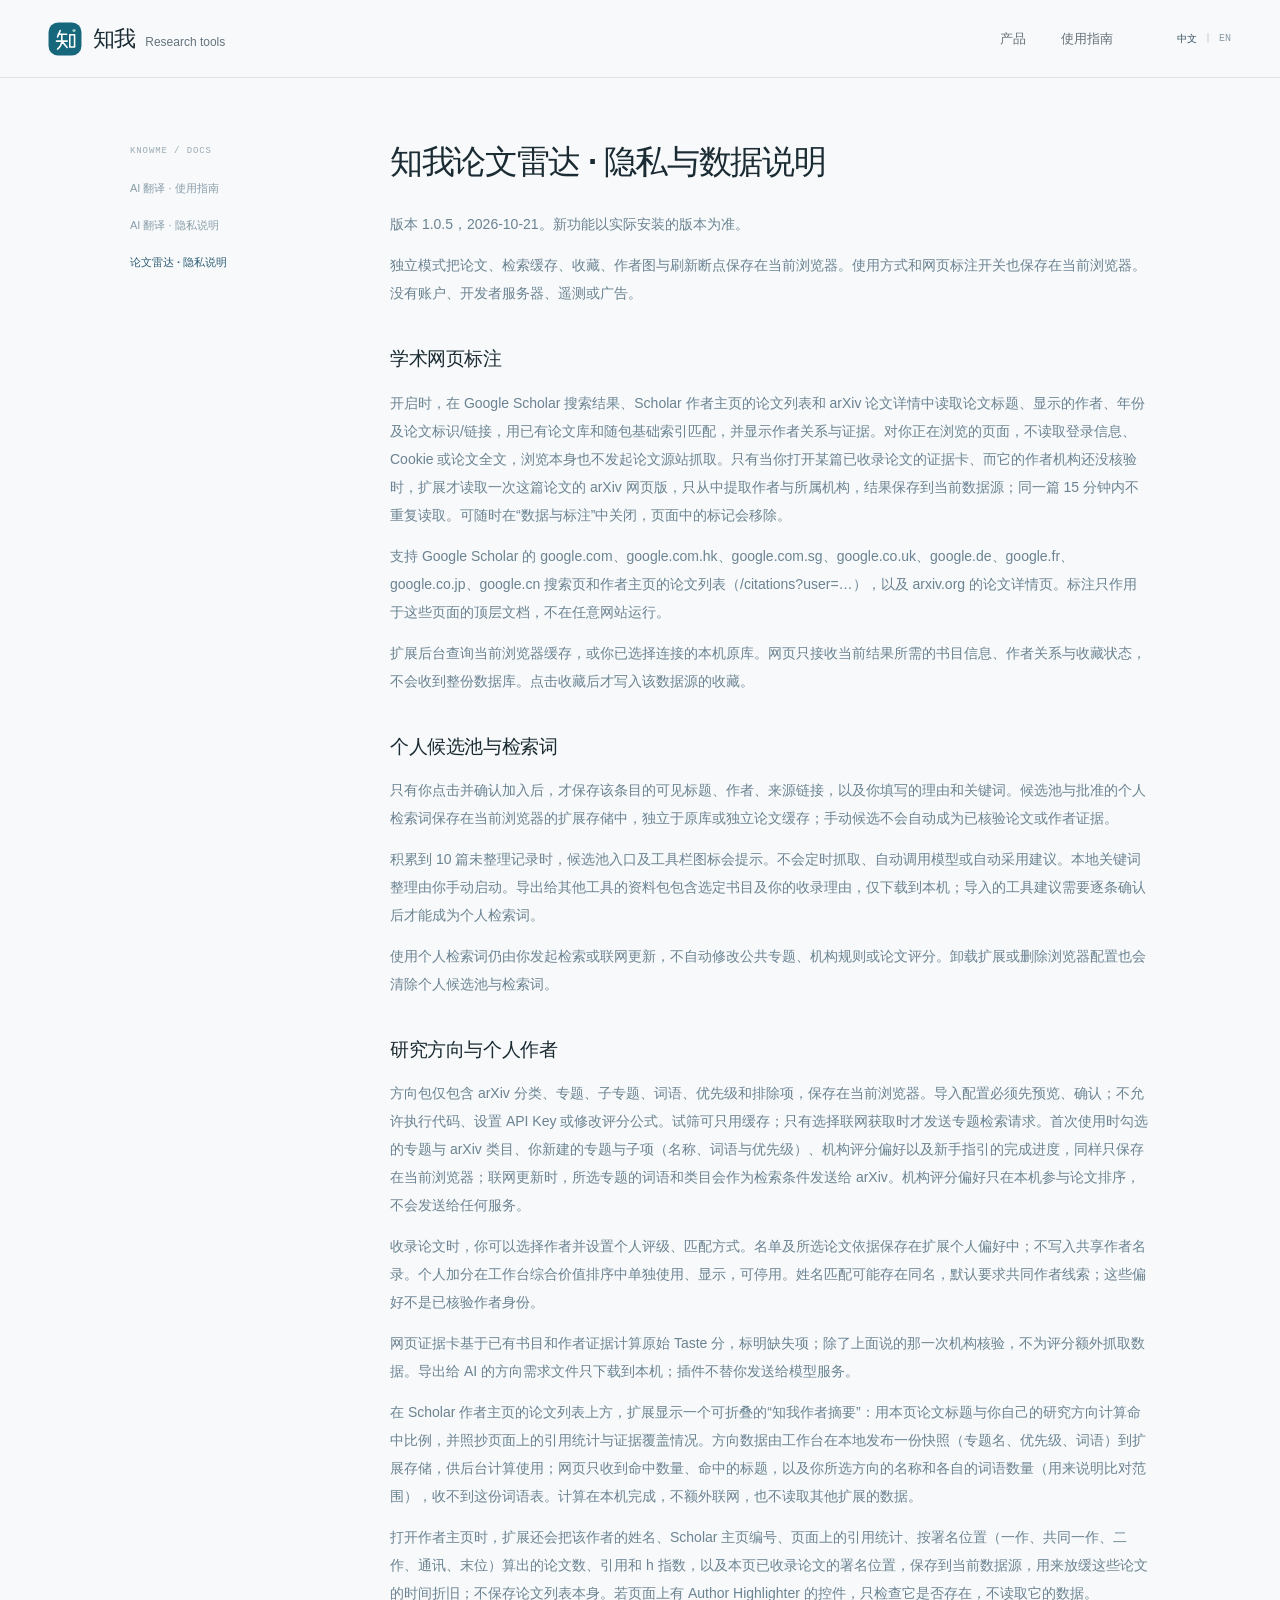
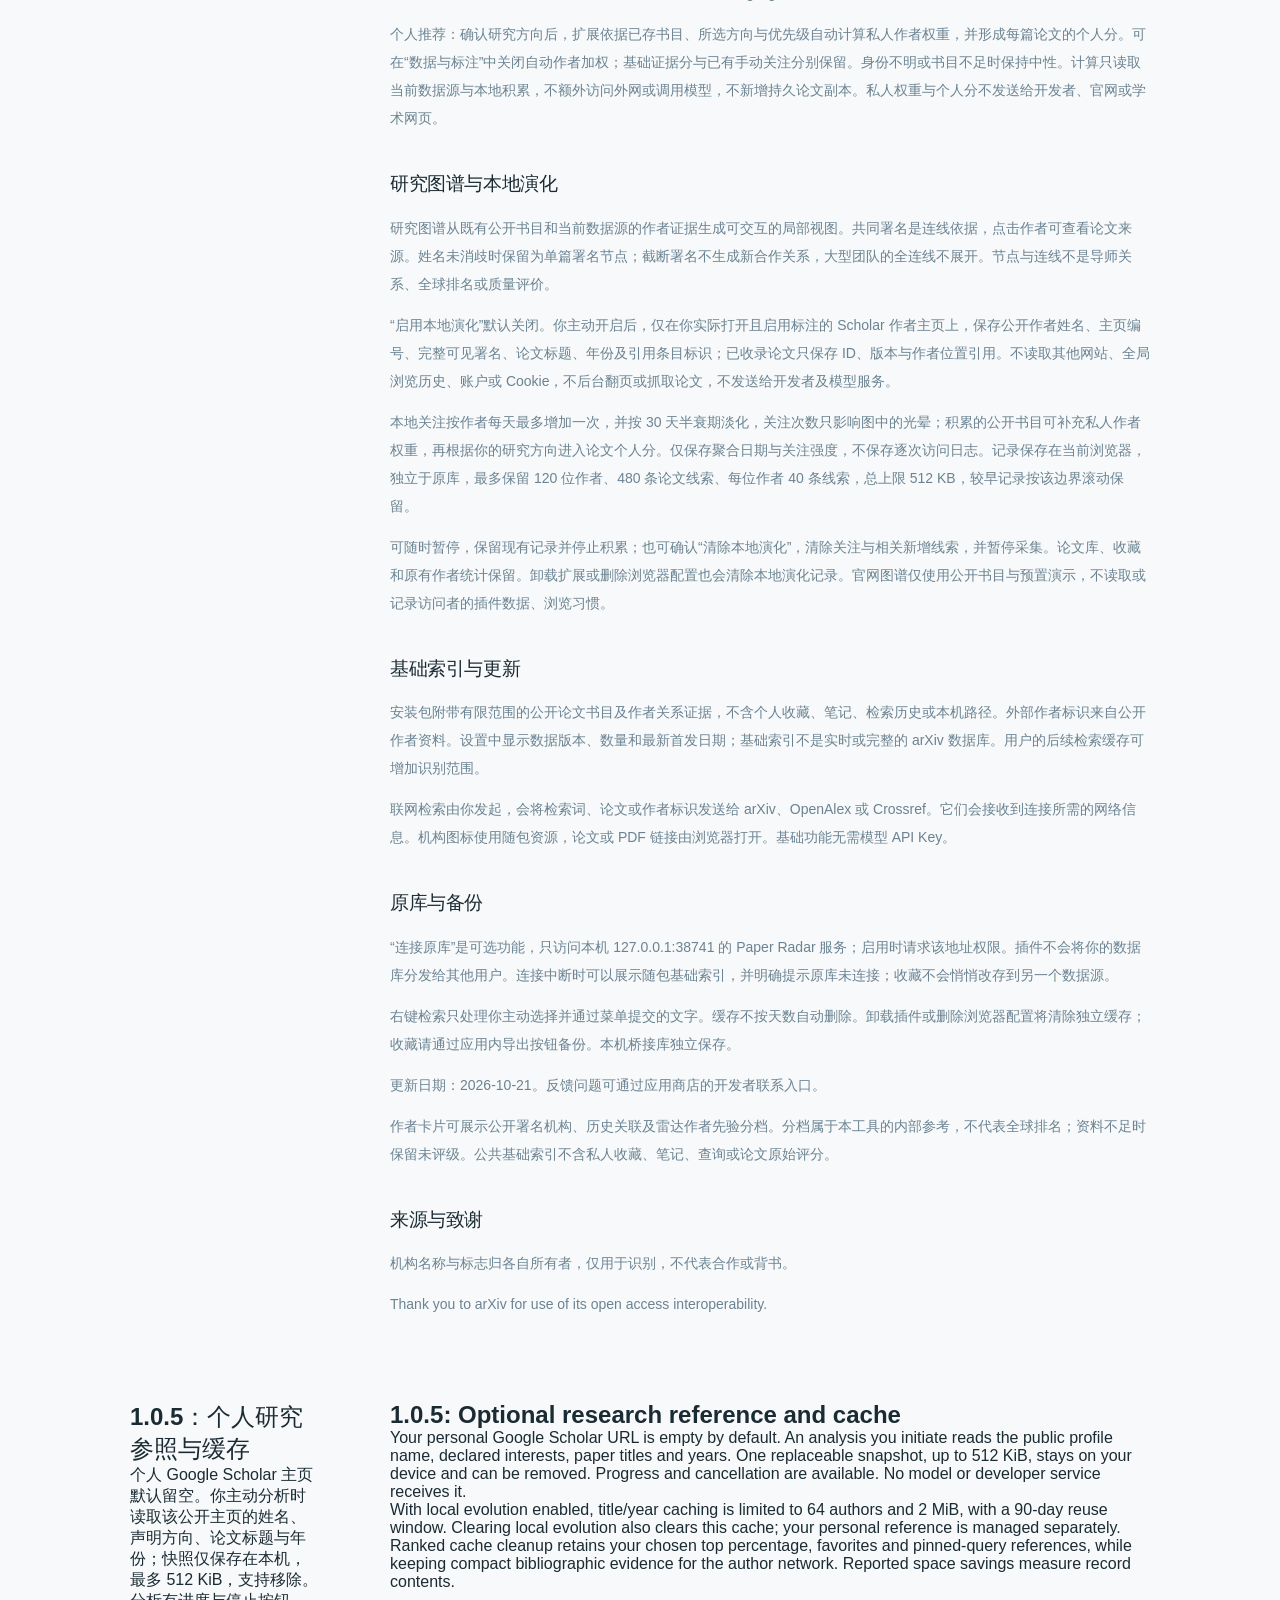
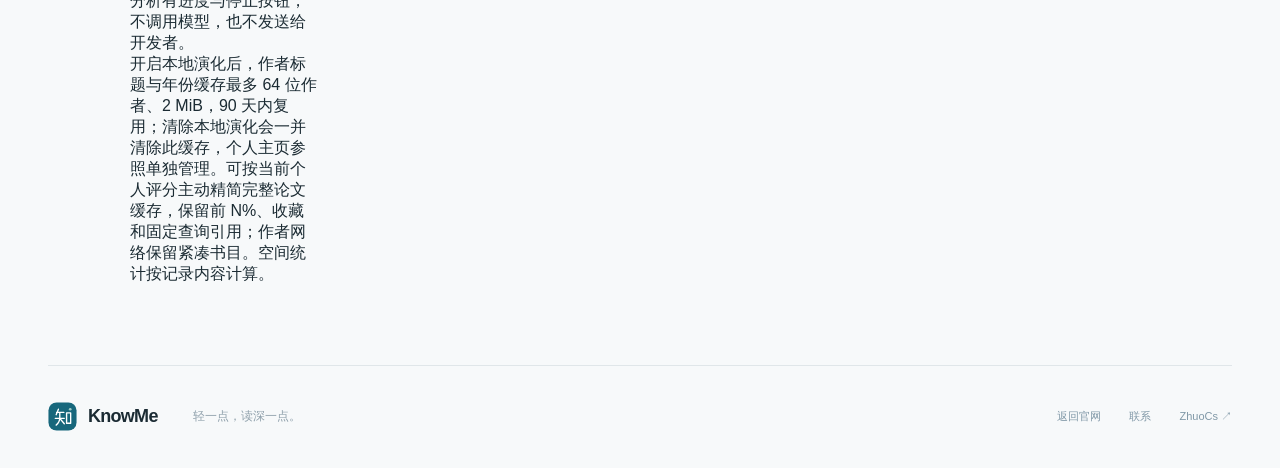
<file: radar-privacy.html>
<!doctype html><html lang="zh-CN"><head><meta charset="utf-8"><meta name="viewport" content="width=device-width,initial-scale=1"><title>KnowMe · Paper Radar · Privacy</title><link rel="icon" href="assets/knowme.svg" type="image/svg+xml"><link rel="stylesheet" href="style.css?v=20261020-r3"><script src="docs.js" defer></script></head><body class="docs-page"><a class="skip-link" href="#doc-main" data-zh="跳到正文" data-en="Skip to content">跳到正文</a><header class="site-header"><nav class="shell navigation" aria-label="Main navigation"><a class="brand" href="index.html" data-home><img src="assets/knowme.svg" width="34" height="34" alt=""><span><span data-zh="知我" data-en="KnowMe">知我</span><span class="brand-en">Research tools</span></span></a><div class="nav-links"><a href="index.html#products" data-home-products data-zh="产品" data-en="Products">产品</a><a href="help.html" data-doc-link data-zh="使用指南" data-en="Guide">使用指南</a></div><div class="nav-actions"><div class="language-switch" aria-label="Site language"><a href="#chinese" lang="zh-CN" data-language="zh">中文</a><span class="language-divider" aria-hidden="true">|</span><a href="#english" lang="en" data-language="en">EN</a></div></div></nav></header><main class="docs-layout shell" id="doc-main"><aside class="docs-nav"><p>KNOWME / DOCS</p><a href="help.html" data-doc-link data-zh="AI 翻译 · 使用指南" data-en="AI Translate · Guide">AI 翻译 · 使用指南</a><a href="privacy.html" data-doc-link data-zh="AI 翻译 · 隐私说明" data-en="AI Translate · Privacy">AI 翻译 · 隐私说明</a><a href="radar-privacy.html" data-doc-link data-zh="论文雷达 · 隐私说明" data-en="Paper Radar · Privacy">论文雷达 · 隐私说明</a></aside><div class="doc-content"><article data-doc-language="zh" id="chinese" lang="zh-CN">
  <h1>知我论文雷达 · 隐私与数据说明</h1>
  <p>版本 1.0.5，2026-10-21。新功能以实际安装的版本为准。</p>
  <p>独立模式把论文、检索缓存、收藏、作者图与刷新断点保存在当前浏览器。使用方式和网页标注开关也保存在当前浏览器。没有账户、开发者服务器、遥测或广告。</p>
  <h2 id="zh-section-1">学术网页标注</h2>
  <p>开启时，在 Google Scholar 搜索结果、Scholar 作者主页的论文列表和 arXiv 论文详情中读取论文标题、显示的作者、年份及论文标识/链接，用已有论文库和随包基础索引匹配，并显示作者关系与证据。对你正在浏览的页面，不读取登录信息、Cookie 或论文全文，浏览本身也不发起论文源站抓取。只有当你打开某篇已收录论文的证据卡、而它的作者机构还没核验时，扩展才读取一次这篇论文的 arXiv 网页版，只从中提取作者与所属机构，结果保存到当前数据源；同一篇 15 分钟内不重复读取。可随时在“数据与标注”中关闭，页面中的标记会移除。</p>
  <p>支持 Google Scholar 的 google.com、google.com.hk、google.com.sg、google.co.uk、google.de、google.fr、google.co.jp、google.cn 搜索页和作者主页的论文列表（/citations?user=…），以及 arxiv.org 的论文详情页。标注只作用于这些页面的顶层文档，不在任意网站运行。</p>
  <p>扩展后台查询当前浏览器缓存，或你已选择连接的本机原库。网页只接收当前结果所需的书目信息、作者关系与收藏状态，不会收到整份数据库。点击收藏后才写入该数据源的收藏。</p>
  <h2 id="zh-section-2">个人候选池与检索词</h2>
  <p>只有你点击并确认加入后，才保存该条目的可见标题、作者、来源链接，以及你填写的理由和关键词。候选池与批准的个人检索词保存在当前浏览器的扩展存储中，独立于原库或独立论文缓存；手动候选不会自动成为已核验论文或作者证据。</p>
  <p>积累到 10 篇未整理记录时，候选池入口及工具栏图标会提示。不会定时抓取、自动调用模型或自动采用建议。本地关键词整理由你手动启动。导出给其他工具的资料包包含选定书目及你的收录理由，仅下载到本机；导入的工具建议需要逐条确认后才能成为个人检索词。</p>
  <p>使用个人检索词仍由你发起检索或联网更新，不自动修改公共专题、机构规则或论文评分。卸载扩展或删除浏览器配置也会清除个人候选池与检索词。</p>
  <h2 id="zh-section-3">研究方向与个人作者</h2>
  <p>方向包仅包含 arXiv 分类、专题、子专题、词语、优先级和排除项，保存在当前浏览器。导入配置必须先预览、确认；不允许执行代码、设置 API Key 或修改评分公式。试筛可只用缓存；只有选择联网获取时才发送专题检索请求。首次使用时勾选的专题与 arXiv 类目、你新建的专题与子项（名称、词语与优先级）、机构评分偏好以及新手指引的完成进度，同样只保存在当前浏览器；联网更新时，所选专题的词语和类目会作为检索条件发送给 arXiv。机构评分偏好只在本机参与论文排序，不会发送给任何服务。</p>
  <p>收录论文时，你可以选择作者并设置个人评级、匹配方式。名单及所选论文依据保存在扩展个人偏好中；不写入共享作者名录。个人加分在工作台综合价值排序中单独使用、显示，可停用。姓名匹配可能存在同名，默认要求共同作者线索；这些偏好不是已核验作者身份。</p>
  <p>网页证据卡基于已有书目和作者证据计算原始 Taste 分，标明缺失项；除了上面说的那一次机构核验，不为评分额外抓取数据。导出给 AI 的方向需求文件只下载到本机；插件不替你发送给模型服务。</p>
  <p>在 Scholar 作者主页的论文列表上方，扩展显示一个可折叠的“知我作者摘要”：用本页论文标题与你自己的研究方向计算命中比例，并照抄页面上的引用统计与证据覆盖情况。方向数据由工作台在本地发布一份快照（专题名、优先级、词语）到扩展存储，供后台计算使用；网页只收到命中数量、命中的标题，以及你所选方向的名称和各自的词语数量（用来说明比对范围），收不到这份词语表。计算在本机完成，不额外联网，也不读取其他扩展的数据。</p>
  <p>打开作者主页时，扩展还会把该作者的姓名、Scholar 主页编号、页面上的引用统计、按署名位置（一作、共同一作、二作、通讯、末位）算出的论文数、引用和 h 指数，以及本页已收录论文的署名位置，保存到当前数据源，用来放缓这些论文的时间折旧；不保存论文列表本身。若页面上有 Author Highlighter 的控件，只检查它是否存在，不读取它的数据。</p>
  <p>个人推荐：确认研究方向后，扩展依据已存书目、所选方向与优先级自动计算私人作者权重，并形成每篇论文的个人分。可在“数据与标注”中关闭自动作者加权；基础证据分与已有手动关注分别保留。身份不明或书目不足时保持中性。计算只读取当前数据源与本地积累，不额外访问外网或调用模型，不新增持久论文副本。私人权重与个人分不发送给开发者、官网或学术网页。</p>
<h2 id="zh-evolution">研究图谱与本地演化</h2>
  <p>研究图谱从既有公开书目和当前数据源的作者证据生成可交互的局部视图。共同署名是连线依据，点击作者可查看论文来源。姓名未消歧时保留为单篇署名节点；截断署名不生成新合作关系，大型团队的全连线不展开。节点与连线不是导师关系、全球排名或质量评价。</p>
  <p>“启用本地演化”默认关闭。你主动开启后，仅在你实际打开且启用标注的 Scholar 作者主页上，保存公开作者姓名、主页编号、完整可见署名、论文标题、年份及引用条目标识；已收录论文只保存 ID、版本与作者位置引用。不读取其他网站、全局浏览历史、账户或 Cookie，不后台翻页或抓取论文，不发送给开发者及模型服务。</p>
  <p>本地关注按作者每天最多增加一次，并按 30 天半衰期淡化，关注次数只影响图中的光晕；积累的公开书目可补充私人作者权重，再根据你的研究方向进入论文个人分。仅保存聚合日期与关注强度，不保存逐次访问日志。记录保存在当前浏览器，独立于原库，最多保留 120 位作者、480 条论文线索、每位作者 40 条线索，总上限 512 KB，较早记录按该边界滚动保留。</p>
  <p>可随时暂停，保留现有记录并停止积累；也可确认“清除本地演化”，清除关注与相关新增线索，并暂停采集。论文库、收藏和原有作者统计保留。卸载扩展或删除浏览器配置也会清除本地演化记录。官网图谱仅使用公开书目与预置演示，不读取或记录访问者的插件数据、浏览习惯。</p>
  <h2 id="zh-section-4">基础索引与更新</h2>
  <p>安装包附带有限范围的公开论文书目及作者关系证据，不含个人收藏、笔记、检索历史或本机路径。外部作者标识来自公开作者资料。设置中显示数据版本、数量和最新首发日期；基础索引不是实时或完整的 arXiv 数据库。用户的后续检索缓存可增加识别范围。</p>
  <p>联网检索由你发起，会将检索词、论文或作者标识发送给 arXiv、OpenAlex 或 Crossref。它们会接收到连接所需的网络信息。机构图标使用随包资源，论文或 PDF 链接由浏览器打开。基础功能无需模型 API Key。</p>
  <h2 id="zh-section-5">原库与备份</h2>
  <p>“连接原库”是可选功能，只访问本机 127.0.0.1:38741 的 Paper Radar 服务；启用时请求该地址权限。插件不会将你的数据库分发给其他用户。连接中断时可以展示随包基础索引，并明确提示原库未连接；收藏不会悄悄改存到另一个数据源。</p>
  <p>右键检索只处理你主动选择并通过菜单提交的文字。缓存不按天数自动删除。卸载插件或删除浏览器配置将清除独立缓存；收藏请通过应用内导出按钮备份。本机桥接库独立保存。</p>
  <p>更新日期：2026-10-21。反馈问题可通过应用商店的开发者联系入口。</p>
  <p>作者卡片可展示公开署名机构、历史关联及雷达作者先验分档。分档属于本工具的内部参考，不代表全球排名；资料不足时保留未评级。公共基础索引不含私人收藏、笔记、查询或论文原始评分。</p>
  <h2 id="zh-section-6">来源与致谢</h2>
  <p>机构名称与标志归各自所有者，仅用于识别，不代表合作或背书。</p>
  <p>Thank you to arXiv for use of its open access interoperability.</p>
</article><article data-doc-language="en" id="english" lang="en" hidden><h1>Paper Radar · Privacy and data</h1>
<p>Policy version 1.0.5 · October 21, 2026. Feature availability depends on the installed release.</p>
<p>Standalone mode stores papers, search cache, saved papers, author graphs and refresh checkpoints in the current browser. Usage settings and annotation switches also stay in the browser. There is no account system, developer server, telemetry or advertising.</p>
<h2 id="en-section-1">Annotations on scholarly pages</h2>
<p>When enabled, the extension reads paper titles, displayed authors, years and paper identifiers or links from Google Scholar search results, paper lists on Scholar author profiles and arXiv abstract pages. It matches these against existing records and the limited bundled index to display author relationships and evidence. It does not read login information, cookies or full paper text. Browsing alone does not fetch papers from source sites. Only when you open an evidence card for an already indexed paper whose affiliations have not been checked, the extension reads that paper's arXiv HTML once to extract authors and affiliations, saving the result to the current data source. The same paper is not checked again within 15 minutes. You can disable annotations in Data and annotations, which removes the marks from pages.</p>
<p>Supported Scholar domains are google.com, google.com.hk, google.com.sg, google.co.uk, google.de, google.fr, google.co.jp and google.cn. The extension supports search pages and author paper lists at /citations?user=…, as well as arxiv.org abstract pages. Annotations operate only in the top-level document of these supported pages, not on arbitrary websites.</p>
<p>The background queries the current browser cache or the original local library you chose to connect. A webpage receives only the bibliography, author relationships and saved status needed for its current results, not the complete database. A paper is saved to that data source only after you click Save.</p>
<h2 id="en-section-2">Personal candidates and search terms</h2>
<p>Only after you explicitly confirm an addition does the extension store the visible title, authors, source link, your reason and your keywords. Candidates and approved personal search terms stay in extension storage in the current browser, separately from the original library or standalone paper cache. Manually added candidates do not automatically become verified papers or author evidence.</p>
<p>After ten unorganized candidates accumulate, the candidate entry and toolbar icon show a reminder. The extension does not periodically crawl, automatically call a model or automatically adopt suggestions. Local keyword organization is started manually. A package exported for another tool contains the selected bibliography and your reasons, and is only downloaded locally. Imported suggestions require individual confirmation before becoming personal search terms.</p>
<p>Using personal search terms still requires you to start a search or online refresh. It does not change public topics, institution rules or paper scoring automatically. Uninstalling the extension or removing the browser profile also removes personal candidates and search terms.</p>
<h2 id="en-section-3">Research interests and personal authors</h2>
<p>Interest packs contain only arXiv categories, topics, subtopics, terms, priorities and exclusions, stored in the current browser. Imports require preview and confirmation; they cannot execute code, configure an API key or modify scoring formulas. Trial filtering can use the cache only. Only an explicitly selected online fetch sends topic queries. Topics and arXiv categories chosen during onboarding, custom topics and subtopics, institution scoring preferences and onboarding progress also remain local. During an online refresh, selected terms and categories are sent to arXiv as query conditions. Institution scoring preferences are used locally for ranking and are not sent to any service.</p>
<p>When adding a paper, you can select authors and set a personal rating and matching method. The list and its paper evidence stay in personal extension preferences, not the shared author catalogue. Personal score additions are shown separately in the workspace and can be disabled. Names can be ambiguous; coauthor clues are required by default. These preferences do not establish a verified author identity.</p>
<p>Evidence cards compute a raw Taste score from existing bibliography and author evidence, marking missing fields. Apart from the single affiliation check described above, scoring does not trigger extra fetching. Direction requirements exported for AI are downloaded locally; the extension does not send them to a model.</p>
<p>Above a Scholar author's paper list, a collapsible KnowMe author summary compares the page titles with your research interests and reproduces the page's citation statistics and evidence coverage. The workspace publishes a local snapshot of topic names, priorities and terms into extension storage for background calculations. The webpage receives only counts, matched titles, the names of your selected interests and their term counts, not the term lists. Computation is local, makes no additional network request and does not read other extensions' data.</p>
<p>Opening an author profile also stores the author's name, Scholar profile identifier, displayed citation statistics, paper counts, citations and h-index by authorship position, and authorship positions on already indexed papers, in the current data source. These records can slow time depreciation for those papers. The paper list itself is not stored. If an Author Highlighter control exists, the extension checks only its presence and does not read its data.</p>
<p>Personal recommendations: after research interests are confirmed, the extension calculates private author weights from stored bibliography, your topics and priorities, and adds their adjustment to each paper’s personal score. Automatic weighting can be disabled in Data and annotations. Base evidence and existing explicit follows remain separate. Ambiguous identities and insufficient bibliography retain neutral weights. Calculation reads existing local evidence only, makes no additional external or model requests, and creates no new persistent paper copy. Private weights and personal scores are not sent to the developer, website or academic webpages.</p>
<h2 id="en-evolution">Research Atlas and local evolution</h2>
<p>The interactive map is a selected view of existing public bibliography and author evidence from the current data source. Shared authorship creates links, with source papers available on selection. Unresolved names remain scoped to individual papers. Truncated bylines do not create new collaborations; large-team papers do not expand into full cliques. These links are not supervision relationships, global rankings or quality ratings.</p>
<p>Local evolution is off by default. After you enable it, the extension uses only Scholar author profiles you actually open with annotations enabled. It stores public author names, profile identifiers, complete visible bylines, paper titles, years and citation-entry identifiers. Already indexed papers use compact references to paper IDs, versions and authorship positions. It does not read other websites, browser-wide history, accounts or cookies; it does not crawl pages or papers in the background, or send these observations to the developer or model services.</p>
<p>Attention increases at most once per author per day and fades with a 30-day half-life. Visit counts only affect attention halos. Accumulated public bibliography can extend private author weights, which contribute to personal paper scores according to your research interests. Only aggregate dates and weights are kept, not a log of individual visits. Records stay in this browser, separate from the original library, with limits of 120 profiles, 480 paper clues, 40 clues per profile and 512 KB overall. Older records roll off within those limits.</p>
<p>You can pause collection while retaining existing records. Confirming Clear local evolution removes attention and the associated new clues and pauses collection. It preserves the paper library, saved papers and existing author statistics. Uninstalling the extension or deleting the browser profile removes these local records. The website map uses public bibliography and a preset example; it does not read or record visitors' extension data or browsing habits.</p>
<h2 id="en-section-4">Bundled index and updates</h2>
<p>The installation package contains a limited set of public bibliography and author relationship evidence. It contains no personal saved papers, notes, query history or local paths. External author identifiers come from public author information. Settings show the data version, counts and latest first-submission date. The bundled index is neither a real-time nor a complete arXiv database; your subsequent search cache can expand recognition.</p>
<p>Searches you initiate send query terms and paper or author identifiers to arXiv, OpenAlex or Crossref. These services receive the network information needed for the connection. Institution icons are bundled; paper and PDF links open in the browser. Basic functions require no model API key.</p>
<h2 id="en-section-5">Original library and backups</h2>
<p>Connecting the original library is optional and accesses only the Paper Radar service at 127.0.0.1:38741, requesting permission for that local address when enabled. Your database is not distributed to other users. If disconnected, the extension can display the bundled index and clearly indicates that the original library is unavailable. It does not silently save papers to another data source.</p>
<p>Context-menu search processes only text you deliberately select and submit through that menu. Cache is not automatically deleted by age. Uninstalling the extension or deleting the browser profile clears the standalone cache. Back up important saved papers with the in-app export control. The local bridge library is stored separately.</p>
<p>Policy updated October 21, 2026. Report issues through the developer contact entry in the Chrome Web Store.</p>
<p>Author cards may display public affiliations, historical associations and internal Radar author-prior tiers. Tiers are references within this tool, not global rankings. Insufficient evidence remains unrated. The public base index contains no private saved papers, notes, queries or original paper scores.</p>
<h2 id="en-section-6">Sources and acknowledgements</h2>
<p>Institution names and logos belong to their respective owners. They are used only for identification and do not imply partnership or endorsement.</p>
<p>Thank you to arXiv for use of its open access interoperability.</p></article></div><section><h2>1.0.5：个人研究参照与缓存</h2><p>个人 Google Scholar 主页默认留空。你主动分析时读取该公开主页的姓名、声明方向、论文标题与年份；快照仅保存在本机，最多 512 KiB，支持移除。分析有进度与停止按钮，不调用模型，也不发送给开发者。</p><p>开启本地演化后，作者标题与年份缓存最多 64 位作者、2 MiB，90 天内复用；清除本地演化会一并清除此缓存，个人主页参照单独管理。可按当前个人评分主动精简完整论文缓存，保留前 N%、收藏和固定查询引用；作者网络保留紧凑书目。空间统计按记录内容计算。</p></section><section id="research-reference-en"><h2>1.0.5: Optional research reference and cache</h2><p>Your personal Google Scholar URL is empty by default. An analysis you initiate reads the public profile name, declared interests, paper titles and years. One replaceable snapshot, up to 512 KiB, stays on your device and can be removed. Progress and cancellation are available. No model or developer service receives it.</p><p>With local evolution enabled, title/year caching is limited to 64 authors and 2 MiB, with a 90-day reuse window. Clearing local evolution also clears this cache; your personal reference is managed separately. Ranked cache cleanup retains your chosen top percentage, favorites and pinned-query references, while keeping compact bibliographic evidence for the author network. Reported space savings measure record contents.</p></section></main><footer class="site-footer shell"><a class="brand" href="index.html" data-home><img src="assets/knowme.svg" width="30" height="30" alt=""><span>KnowMe</span></a><p data-zh="轻一点，读深一点。" data-en="Lightweight tools. Deeper reading.">轻一点，读深一点。</p><div><a href="index.html" data-home data-zh="返回官网" data-en="Back to the website">返回官网</a><span class="contact-entry"><button type="button" aria-describedby="contact-email" data-zh="联系" data-en="Contact">联系</button><span class="contact-email" id="contact-email" role="tooltip">hackerchenzhuo@gmail.com</span></span><a href="https://github.com/hackerchenzhuo" target="_blank" rel="noopener noreferrer">ZhuoCs ↗</a></div></footer></body></html>
</file>
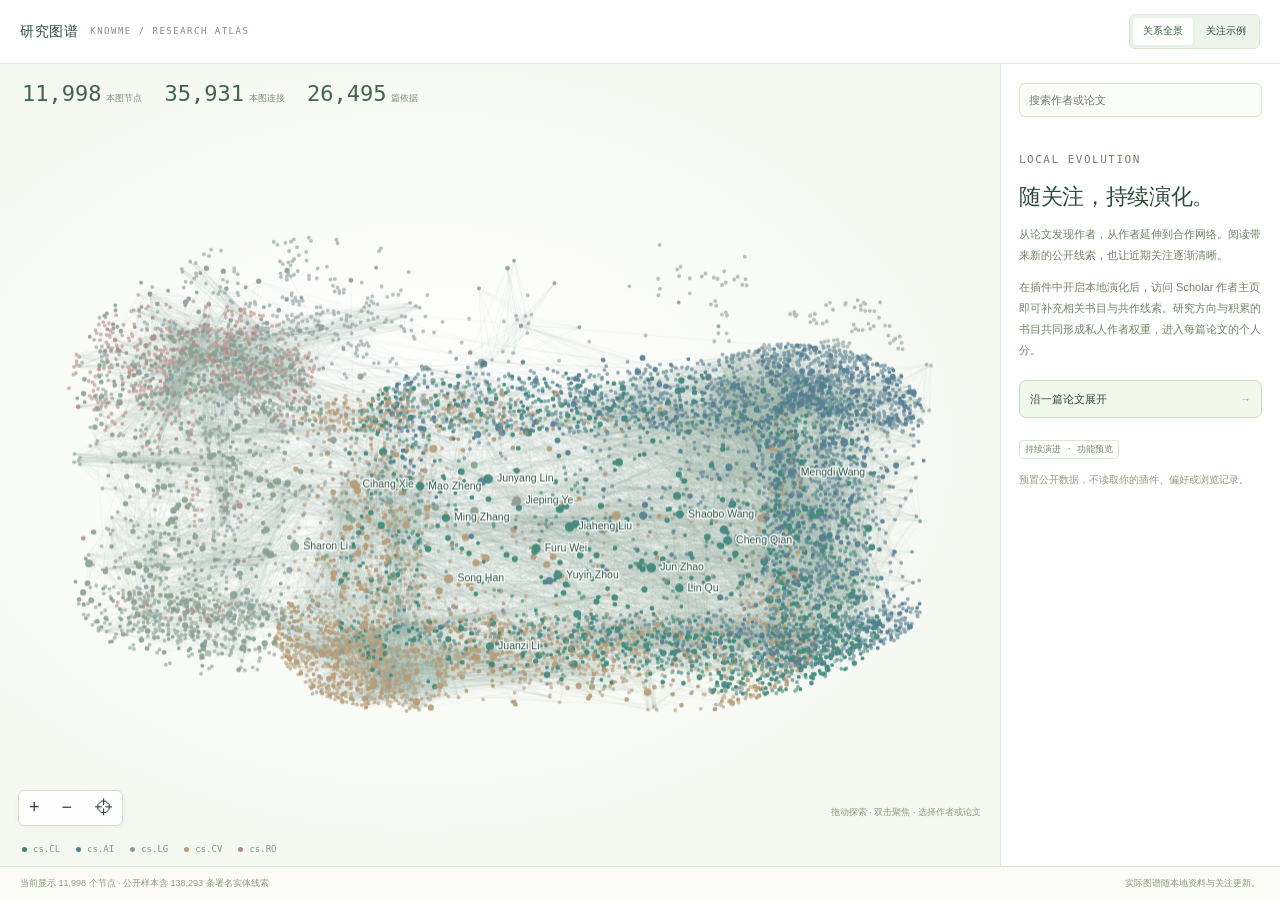
<file: assets/research-atlas.html>
<!doctype html><html lang="zh-CN"><head><meta charset="utf-8"><meta name="viewport" content="width=device-width,initial-scale=1"><meta name="color-scheme" content="light"><title>KnowMe · Research Atlas</title><style>
*{box-sizing:border-box}html,body{height:100%;margin:0}body{display:flex;flex-direction:column;overflow:hidden;background:#f8faf7;color:#2d4b3b;font:12px/1.65 -apple-system,BlinkMacSystemFont,"Segoe UI","PingFang SC",sans-serif}button,input{font:inherit}button{cursor:pointer;color:inherit}button:focus-visible,input:focus-visible,a:focus-visible,canvas:focus-visible{outline:2px solid #5a936d;outline-offset:3px}button:disabled{opacity:.4;cursor:default}header{display:flex;align-items:center;gap:12px;flex:none;padding:14px 20px;border-bottom:1px solid #e0e8dc;background:#fff}header strong{font-weight:500;letter-spacing:.04em;font-size:14px}header>span{color:#7d947c;font:9px ui-monospace,monospace;letter-spacing:1.5px}header nav{display:flex;gap:3px;background:#eef4eb;padding:3px;border:1px solid #dde7d6;border-radius:6px;margin-left:auto}button{background:transparent;border:0;border-radius:4px;padding:5px 10px}button:hover{background:#f0f6eb}nav button{font-size:10px;white-space:nowrap}nav button[aria-pressed=true]{background:#fff;color:#326143;box-shadow:0 1px 4px #263c2110}.atlas-layout{display:grid;grid-template-columns:minmax(0,1fr) 280px;flex:1;min-height:0}.plot{position:relative;background:radial-gradient(ellipse at 42% 48%,#fff 0,#f5f8f1 76%);min-width:0;min-height:0;display:flex;flex-direction:column}.stats{display:flex;gap:22px;padding:17px 22px 3px;color:#7b9073;font-size:9px;flex:none}.stats b{font:22px ui-monospace,monospace;color:#41654a;margin-right:5px}.canvas-wrap{position:relative;min-height:0;flex:1}.canvas{width:100%;height:100%;display:block;touch-action:none;user-select:none;cursor:grab}.canvas:active{cursor:grabbing}.controls{position:absolute;bottom:14px;left:18px;display:flex;gap:2px;border:1px solid #d4e0cc;border-radius:6px;background:#ffffffed;box-shadow:0 2px 6px #3454230a}.controls button{padding:2px 10px;font-size:18px}.hint{position:absolute;right:19px;bottom:20px;font-size:9px;color:#8a9d7c}.legend{display:flex;flex-wrap:wrap;gap:16px;padding:4px 22px 12px;font:9px ui-monospace,monospace;color:#84997a;flex:none}.legend span{display:flex;align-items:center;gap:6px}.legend i{height:5px;width:5px;border-radius:50%}.detail{border-left:1px solid #e0e8d9;background:#fff;padding:19px 18px;overflow:auto;min-height:0;min-width:0;scrollbar-width:thin;scrollbar-color:#d0dfc5 transparent}.eyebrow{font:9px ui-monospace,monospace;letter-spacing:1.5px;color:#7d9674;margin:0 0 8px}h2{font-size:22px;font-weight:500;line-height:1.4;margin:7px 0 12px;letter-spacing:-.015em}.detail p{font-size:11px;color:#708667;line-height:1.9;margin:11px 0}.search{width:100%;border:1px solid #d9e4d0;color:#355431;border-radius:6px;background:#fafcf7;padding:7px 9px;margin:0 0 20px;font-size:11px}.pill{display:inline-block;color:#70895f;border:1px solid #dce7d2;border-radius:4px;padding:2px 5px;font:9px ui-monospace,monospace;white-space:nowrap}.note{font-size:10px!important;color:#8b9e7d!important}.walk{display:block;width:100%;text-align:left;padding:9px 10px;border:1px solid #cbdcbd;background:#f3f8ed;border-radius:7px;font-size:11px;margin-top:19px}.walk span{float:right;color:#8aa270}.results{margin-bottom:13px}.results small{display:block;font:9px ui-monospace,monospace;letter-spacing:.12em;color:#8e9f7f;margin:7px 0}.results button{width:100%;text-align:left;border-bottom:1px solid #edf2e6;border-radius:0;font-size:11px;padding:7px 0;display:flex;justify-content:space-between;gap:9px;line-height:1.6}.results button span{color:#8c9f7e;white-space:nowrap;font-size:9px}.paper-title{font-size:17px;line-height:1.55}.back{display:block;font-size:10px;padding:0;margin-bottom:14px;color:#879e77;border-radius:0}.steps{display:flex;flex-wrap:wrap;align-items:center;gap:5px;font-size:9px;color:#7c9868;margin:15px 0}.steps span{padding:3px 5px;border-radius:4px;background:#f2f7e9}.steps i{font-style:normal;color:#9bb18a}.score{display:grid;grid-template-columns:1fr 1fr;gap:8px;margin:15px 0}.score>div{border:1px solid #dce8ce;border-radius:8px;background:#f7faf1;padding:11px 10px}.score small{font-size:9px;color:#829d6c}.score b{display:block;font:26px/1.35 ui-monospace,monospace;font-weight:400;color:#50713b}.contributor{padding:11px 0;border-bottom:1px solid #e8efdc}.contributor>div{display:flex;align-items:center;justify-content:space-between;gap:9px}.contributor strong{font-size:12px;font-weight:500;color:#4c6b3b}.contributor button{padding:0;text-align:left}.contributor b{font:17px ui-monospace,monospace;color:#5c7d43}.contributor small{display:block;font-size:9px;color:#8c9d77;margin-top:4px;line-height:1.6}.contributor .unconfirmed{color:#95703f}.proof-note{padding-left:10px;border-left:2px solid #bed1a2;font-size:10px!important;color:#879c6c!important}h3{font-size:10px;font-weight:500;margin:19px 0 8px;color:#7b9663;letter-spacing:.1em}.partners button{display:flex;justify-content:space-between;gap:8px;width:100%;text-align:left;padding:6px 0;border-bottom:1px solid #edf2e5;border-radius:0;font-size:11px}.partners span{color:#97a883;font-size:9px}ol{list-style:none;margin:0;padding:0}.papers li{font-size:11px;line-height:1.7;border-bottom:1px solid #ecf1e3;padding:8px 0}.papers button{padding:0;text-align:left;border-radius:0;line-height:1.65}.papers small{display:block;color:#91a27b;font:9px/1.8 ui-monospace,monospace;margin-top:4px}a{color:#5c7d42;text-decoration:none}a:hover{text-decoration:underline}.actions{display:flex;gap:15px;margin-top:18px;flex-wrap:wrap;font-size:10px}.actions a{padding-bottom:2px;border-bottom:1px solid #cfddba}.calculation{margin-top:19px;padding-top:10px;border-top:1px solid #e8efda;font-size:10px;color:#829669}.calculation summary{cursor:pointer}.calculation p{font-size:10px;overflow-wrap:anywhere}footer{display:flex;flex:none;gap:15px;justify-content:space-between;border-top:1px solid #dfe8d2;padding:9px 20px;color:#8c9c7a;font-size:9px;background:#fbfcf7}#loading{position:absolute;inset:0;display:grid;place-items:center;color:#8da181;font-size:12px}#loading[hidden]{display:none}@media(max-width:660px){header{padding:11px 14px;gap:8px}header>span{display:none}header strong{font-size:12px}nav button{font-size:10px;padding:4px 8px}.atlas-layout{display:flex;flex-direction:column}.plot{min-height:275px;flex:1}.stats{gap:13px;padding:14px 14px 2px}.stats b{font-size:18px}.detail{flex:0 0 250px;height:250px;border-left:0;border-top:1px solid #dfe8d4;padding:15px 17px}.detail h2{font-size:20px}.search{margin-bottom:14px}.hint{display:none}.legend{padding:3px 14px 10px;gap:12px}footer{padding:8px 14px;gap:4px;flex-wrap:wrap;font-size:8px}.walk{margin-top:12px}.controls{bottom:10px;left:13px}}
</style></head><body>
<header><strong id="brand">研究图谱</strong><span>KNOWME / RESEARCH ATLAS</span><nav aria-label="Map view"><button id="overview" aria-pressed="true">关系全景</button><button id="focus" aria-pressed="false">关注示例</button></nav></header>
<div class="atlas-layout"><main class="plot"><div class="stats"><span><b id="node-count"></b><span id="nodes-label">本图节点</span></span><span><b id="edge-count"></b><span id="edges-label">本图连接</span></span><span><b id="paper-count"></b><span id="papers-label">篇依据</span></span></div><div class="canvas-wrap"><canvas class="canvas" id="atlas-canvas" tabindex="0" aria-label="Interactive public coauthorship network"></canvas><div id="loading">正在展开公开研究网络…</div><div class="controls"><button id="zoom-in" aria-label="Zoom in">+</button><button id="zoom-out" aria-label="Zoom out">−</button><button id="fit" aria-label="Reset view">⌖</button></div><span class="hint" id="hint">拖动探索 · 双击聚焦 · 选择作者或论文</span></div><div class="legend" id="legend"></div></main><aside class="detail"><input type="search" class="search" id="atlas-search" placeholder="搜索作者或论文" aria-label="Search authors or papers"><div class="results" id="results"></div><section id="detail-content"></section></aside></div>
<footer><span id="scope">当前视图 · 预置公开样本</span><span id="meaning">实际图谱随本地资料与关注更新。</span></footer>

<script type="module">
import {createResearchMapVisual,researchMapColors} from './research-map-view.js?v=20261022-perf1';
const en=new URLSearchParams(location.search).get('lang')==='en', t=(zh,eng)=>en?eng:zh;
document.documentElement.lang=en?'en':'zh-CN';
const strings={'brand':['研究图谱','Research Atlas'],'overview':['关系全景','Overview'],'focus':['关注示例','Focus example'],'nodes-label':['本图节点','visible nodes'],'edges-label':['本图连接','visible links'],'papers-label':['篇依据','source papers'],'hint':['拖动探索 · 双击聚焦 · 选择作者或论文','Drag to explore · Double-click to focus · Select a paper'],'scope':['当前视图 · 预置公开样本','Current view · Preset public sample'],'meaning':['实际图谱随本地资料与关注更新。','The actual map changes with local evidence and interests.'],'loading':['正在展开公开研究网络…','Opening the public research network…']};
for(const[id,words]of Object.entries(strings))document.getElementById(id).textContent=t(...words);
const search=document.getElementById('atlas-search');search.placeholder=t('搜索作者或论文','Find an author or paper');
const packed=await fetch('./research-atlas-data.json?v=20261022-multipaper1').then(r=>{if(!r.ok)throw new Error('Data unavailable');return r.json()}).catch(error=>{document.getElementById('loading').textContent=t('公开数据暂不可用，请刷新重试。','Public data is temporarily unavailable. Please reload.');throw error});
const graph={nodes:packed.nodes.map(n=>({id:n[0],name:n[1],x:n[2],y:n[3],paperCount:n[4],group:packed.groups[n[5]],confidence:n[6],paperIds:n[7].map(i=>packed.papers[i][0]),attention:0})),edges:packed.edges.map(e=>({source:packed.nodes[e[0]][0],target:packed.nodes[e[1]][0],count:e[2],paperIds:e[3].map(i=>packed.papers[i][0])})),papers:packed.papers.map(p=>({id:p[0],title:p[1],year:p[2],url:p[3],source:p[4],version:p[5]}))};
const nodes=new Map(graph.nodes.map(n=>[n.id,n])),papers=new Map(graph.papers.map(p=>[p.id,p]));
const content=document.getElementById('detail-content'),results=document.getElementById('results');
const caseId='arxiv:'+packed.source.caseId, caseAuthor=graph.nodes.find(n=>n.name===packed.source.caseAuthor&&n.paperIds.includes(caseId));
let selected='',selectedPaper='',personal=false;
const visual=createResearchMapVisual(document.getElementById('atlas-canvas'),{onSelect:id=>selectAuthor(id),onViewChange:()=>{if(!window.__atlasReady){document.getElementById('loading').hidden=true;window.__atlasReady=true;if(parent!==window)parent.postMessage({type:'knowme-atlas-ready'},location.origin);}}});visual.setGraph(graph);
for(const[id,value]of [['node-count',graph.nodes.length],['edge-count',graph.edges.length],['paper-count',packed.totals.evidencePapers]])document.getElementById(id).textContent=value.toLocaleString(en?'en-US':'zh-CN');
function element(tag,text,attributes={},parent){const e=document.createElement(tag);if(text!==undefined)e.textContent=text;for(const[k,v]of Object.entries(attributes))e.setAttribute(k,v);if(parent)parent.appendChild(e);return e}
function button(text,handler,classes,parent){const b=element('button',text,{type:'button',...(classes?{class:classes}:{})},parent);b.onclick=handler;return b}
function paragraph(zh,english,classes='',parent=content){return element('p',t(zh,english),classes?{class:classes}:{},parent)}
function link(text,url,parent){return element('a',text,{href:url,target:'_blank',rel:'noopener noreferrer'},parent)}
function resetSearch(){search.value='';results.replaceChildren();visual.setState({query:''})}
function nameNode(name,paperId){const matches=graph.nodes.filter(n=>n.name.toLowerCase()===name.toLowerCase()&&n.paperIds.includes(paperId));return matches.length===1?matches[0]:null}
for(const[group,value]of Object.entries(researchMapColors)){if(!graph.nodes.some(n=>n.group===group))continue;const item=element('span',undefined,{},document.getElementById('legend'));const dot=element('i',undefined,{},item);dot.style.background=value;item.append(document.createTextNode(group))}
function intro(){content.replaceChildren();paragraph('LOCAL EVOLUTION','LOCAL EVOLUTION','eyebrow');element('h2',t('随关注，持续演化。','Evolving with your interests.'),{},content);paragraph('从论文发现作者，从作者延伸到合作网络。阅读带来新的公开线索，也让近期关注逐渐清晰。','Follow papers to authors and collaborators. As public evidence accumulates, your recent research interests come into focus.');paragraph('在插件中开启本地演化后，访问 Scholar 作者主页即可补充相关书目与共作线索。研究方向与积累的书目共同形成私人作者权重，进入每篇论文的个人分。','With local evolution enabled in the extension, visits to Scholar author pages add bibliographic and coauthorship evidence. Your research interests and accumulated bibliography shape private author weights that contribute to each paper’s personal score.');const walk=button(t('沿一篇论文展开','Follow a paper through the graph'),()=>{if(caseAuthor)selectAuthor(caseAuthor.id);else selectPaper(caseId)},'walk',content);walk.id='walkthrough';element('span','→',{},walk);element('span',t('持续演进 · 功能预览','Continually evolving · Feature preview'),{class:'pill',style:'margin-top:22px'},content);paragraph('预置公开数据，不读取你的插件、偏好或浏览记录。','Preset public data. This page does not access your extension, preferences or browsing activity.','note')}
function selectAuthor(id){const node=nodes.get(id);if(!node)return;selected=id;selectedPaper='';resetSearch();visual.setState({selected,personal,paperId:''});visual.focus(id);content.replaceChildren();paragraph('AUTHOR / EVIDENCE','AUTHOR / EVIDENCE','eyebrow');element('h2',node.name,{},content);paragraph(node.confidence==='graph'?'既有图谱实体 · 关系推断':'单篇署名 · 未跨文献消歧',node.confidence==='graph'?'Existing graph entity · inferred relationship':'Paper-scoped name · identity unresolved','note');const connections=graph.edges.filter(e=>e.source===id||e.target===id).sort((a,b)=>b.count-a.count);paragraph(`本图 ${node.paperCount} 篇论文 · ${connections.length} 位可见合作者`,`${node.paperCount} papers in this sample · ${connections.length} visible coauthors`);if(node.paperIds.includes(caseId)){const b=button(t('查看论文与私人权重','Inspect the paper and personal weights'),()=>selectPaper(caseId),'walk',content);b.id='open-featured-paper';element('span','→',{},b)}element('h3',t('共同署名','COAUTHORS'),{},content);const partners=element('div',undefined,{class:'partners'},content);for(const edge of connections.slice(0,5)){const other=nodes.get(edge.source===id?edge.target:edge.source);const b=button(other.name,()=>selectAuthor(other.id),'',partners);element('span',`${edge.count} ${t('篇','papers')}`,{},b)}element('h3',t('论文依据','PAPER EVIDENCE'),{},content);const list=element('ol',undefined,{class:'papers'},content);for(const id of node.paperIds.slice(0,8)){const p=papers.get(id);if(!p)continue;const li=element('li',undefined,{},list);button(p.title,()=>selectPaper(id),'',li);element('small',`${p.source} · ${p.year} · ${t('查看贡献依据','Inspect scoring evidence')} →`,{},li)}button(t('返回全景','Back to overview'),()=>overview(),'back',content)}
const sourceLabels={'PQ 作者图谱':'PQ author graph','作者名录':'Author catalogue','LLM 作者名录':'LLM author catalogue','近期作者名录':'Recent author catalogue','NLP 作者名录':'NLP author catalogue'};
const signed=n=>(n>=0?'+':'−')+Math.abs(n).toFixed(1);
let direction='agents';
const institutionNames={berkeley:'UC Berkeley',washington:'University of Washington',princeton:'Princeton University',stanford:'Stanford University',meta:'Meta'};
function selectPaper(id){
 const paper=papers.get(id);if(!paper)return;selectedPaper=id;resetSearch();visual.setState({selected,personal,paperId:id});visual.focusPaper(id);content.replaceChildren();
 button(t('← 返回作者关系','← Back to the author'),()=>selected?selectAuthor(selected):overview(),'back',content);
 paragraph('PAPER / EVIDENCE','PAPER / EVIDENCE','eyebrow');element('h2',paper.title,{class:'paper-title'},content);
 paragraph(paper.source+' · '+id+' · '+packed.asOf,paper.source+' · '+id+' · '+packed.asOf,'note');
 const preview=packed.personalExamples.papers.find(p=>'arxiv:'+p.id===id);
 if(preview){
  const tabs=element('div',undefined,{class:'steps'},content);
  for(const key of ['agents','vision']){const b=button(key==='agents'?t('Agent 与推理','Agents & reasoning'):t('视觉与多模态','Vision & multimodal'),()=>{direction=key;selectPaper(id)},'',tabs);b.dataset.paperProfile=key;b.setAttribute('aria-pressed',String(direction===key));}
  const sample=preview.cases.find(c=>c.id===direction),cards=element('div',undefined,{class:'score'},content);
  for(const [label,value]of [[t('基础原始分','Base raw score'),sample.base],[t('论文个人分','Personal paper score'),sample.total]]){const box=element('div',undefined,{},cards);element('small',label,{},box);element('b',value.toFixed(1),{},box);}
  paragraph(t('自动计算的私人调整：作者 ','Calculated personal adjustments: authors ')+signed(sample.authorAdjustment)+t('，机构 ',', institutions ')+signed(sample.institutionAdjustment), 'Calculated personal adjustments: authors '+signed(sample.authorAdjustment)+', institutions '+signed(sample.institutionAdjustment),'proof-note');
  element('h3',t('作者在我的研究体系中','AUTHOR WEIGHTS'),{},content);
  for(const author of sample.authors){const row=element('div',undefined,{class:'contributor'},content),top=element('div',undefined,{},row);element('strong',author.name,{},top);element('b','×'+author.weight.toFixed(3),{},top);paragraph(author.state==='ready'?`${author.judged} 篇可用书目 · ${author.matched} 篇方向匹配`:'当前可用身份与书目依据不足，保持中性。',author.state==='ready'?`${author.judged} usable records · ${author.matched} topic matches`:'Insufficient resolved bibliography in this snapshot; neutral weight.','note',row);}
  element('h3',t('机构与领域依据','INSTITUTIONS & FIELD EVIDENCE'),{},content);
  for(const institution of sample.institutions){const row=element('div',undefined,{class:'contributor'},content),top=element('div',undefined,{},row);element('strong',en?(institutionNames[institution.id]||institution.name):institution.name,{},top);element('b','×'+institution.weight.toFixed(3),{},top);paragraph(institution.papers.toLocaleString()+' 篇已核书目 · '+institution.keywords.join(' / '),institution.papers.toLocaleString()+' evidenced papers · '+institution.keywords.join(' / '),'note',row);if(institution.examples[0])link(institution.examples[0].title+' ↗',institution.examples[0].url,row);}
  const detail=element('details',undefined,{class:'calculation'},content);element('summary',t('计算依据与边界','Calculation and scope'),{},detail);
  paragraph('私人权重来自预置研究偏好与公开书目。机构关键词使用词频与区分度，近期论文以时间衰减计入，小样本向中性收缩。基础证据与既有评估规则另列。','Personal weights use preset interests and public bibliography. Institutional keywords use term frequency and distinctiveness; time decay favors recent signals and small samples shrink toward neutral. Base evidence and existing assessment rules are separate.','',detail);
  paragraph('作者与机构名称仅用于演示，不代表认可、合作或背书。','Names identify public bibliography and do not imply endorsement, affiliation or partnership.','',detail);
 }else paragraph('共同署名可追溯至原论文。完整作者与机构证据，可在论文雷达中继续查看。','Shared authorship is traceable to the paper. Continue in Paper Radar for author and institution evidence.');
 const actions=element('div',undefined,{class:'actions'},content);link(t('论文原文 ↗','Read the paper ↗'),paper.url,actions);link(t('查看插件 ↗','View the extension ↗'),'https://chromewebstore.google.com/detail/aneomkhamcijmfmeeegocbknklflilof',actions);
}
function overview(){selected='';selectedPaper='';personal=false;resetSearch();visual.setState({selected:'',paperId:'',personal:false});visual.reset();document.getElementById('overview').setAttribute('aria-pressed','true');document.getElementById('focus').setAttribute('aria-pressed','false');intro()}
document.getElementById('overview').onclick=overview;document.getElementById('focus').onclick=()=>{selected='';selectedPaper='';personal=true;for(const node of graph.nodes)node.attention=['Luke Zettlemoyer','Jason Wei','Maneesh Agrawala'].includes(node.name)?1:0;resetSearch();visual.setState({selected:'',paperId:'',personal:true});visual.reset();document.getElementById('overview').setAttribute('aria-pressed','false');document.getElementById('focus').setAttribute('aria-pressed','true');intro();paragraph('当前显示预置的关注示例，仅演示个人视图如何变化。','This preset focus example illustrates how a personal view can change.','proof-note')};
document.getElementById('zoom-in').onclick=()=>visual.zoom(.75);document.getElementById('zoom-out').onclick=()=>visual.zoom(1.33);document.getElementById('fit').onclick=overview;
search.addEventListener('input',()=>{const query=search.value.trim().toLowerCase();results.replaceChildren();visual.setState({query});if(!query)return;const authors=graph.nodes.filter(n=>n.name.toLowerCase().includes(query)).slice(0,5),matches=graph.papers.filter(p=>p.title.toLowerCase().includes(query)||p.id.includes(query)).slice(0,4);if(authors.length){element('small',t('作者','AUTHORS'),{},results);for(const node of authors){const b=button(node.name,()=>selectAuthor(node.id),'',results);element('span',`${node.paperCount} ${t('篇','papers')}`,{},b)}}if(matches.length){element('small',t('论文','PAPERS'),{},results);for(const p of matches)button(p.title,()=>selectPaper(p.id),'',results)}if(!authors.length&&!matches.length)element('small',t('当前样本中没有匹配结果','No match in this sample'),{},results)});
document.getElementById('scope').textContent=t('当前显示 '+graph.nodes.length.toLocaleString()+' 个节点 · 公开样本含 '+packed.totals.availableNodes.toLocaleString()+' 条署名实体线索',graph.nodes.length.toLocaleString()+' displayed nodes · '+packed.totals.availableNodes.toLocaleString()+' byline/entity records in the public sample');
intro();
</script></body></html>
</file>
<file: style.css>
:root{color-scheme:light;--ink:#1b2b33;--muted:#65747e;--line:#e0e6e9;--accent:#17677a;--green:#2e7258;--soft:#f3f7f9;--mono:ui-monospace,SFMono-Regular,Menlo,Consolas,monospace;font-family:-apple-system,BlinkMacSystemFont,"Segoe UI","PingFang SC","Hiragino Sans GB","Microsoft YaHei",sans-serif;font-synthesis:none}
*{box-sizing:border-box}html{scroll-behavior:smooth;scroll-padding-top:98px}body{margin:0;background:#f7f9fa;color:var(--ink);-webkit-font-smoothing:antialiased}button,input,select{font:inherit}button,a,select{-webkit-tap-highlight-color:transparent}button{cursor:pointer;color:inherit}button:disabled{cursor:default}a{color:inherit;text-decoration:none}img,svg{vertical-align:middle}img{max-width:100%}button,a,select,summary{touch-action:manipulation}button:focus-visible,a:focus-visible,select:focus-visible,summary:focus-visible,[tabindex="0"]:focus-visible{outline:2px solid var(--accent);outline-offset:4px}button{border:0}p,h1,h2,h3,figure{margin:0}[hidden]{display:none!important}.shell{width:min(1248px,calc(100% - 96px));margin-inline:auto}.sr-only,.skip-link:not(:focus){position:absolute;width:1px;height:1px;clip-path:inset(50%);overflow:hidden;white-space:nowrap}.skip-link:focus{position:fixed;top:8px;left:16px;padding:12px 20px;background:white;z-index:100}
.site-header{height:78px;border-bottom:1px solid var(--line);background:#f7f9faf2;position:sticky;top:0;z-index:30;backdrop-filter:blur(18px)}.navigation{height:100%;display:flex;align-items:center;justify-content:space-between;gap:36px}.brand{display:inline-flex;align-items:center;gap:11px;flex-shrink:0}.brand img{border-radius:7px}.brand>span{font-size:22px;font-weight:650;letter-spacing:-.04em}.brand-en{font-size:12px;font-weight:450;color:var(--muted);margin-left:10px;letter-spacing:0}.nav-links{display:flex;gap:35px;margin-left:auto;margin-right:27px;font-size:13px;color:#657079}.nav-links a:hover{color:var(--ink)}.nav-install{display:flex;align-items:center;justify-content:center;gap:25px;min-height:39px;padding:0 17px;border:1px solid #bdc9cf;border-radius:5px;font-size:12px;font-weight:550;background:#fff}.nav-install:hover{border-color:var(--ink)}
.hero{display:grid;grid-template-columns:1.1fr 1fr;column-gap:70px;padding-top:74px}.eyebrow{font:10px/1.6 var(--mono);letter-spacing:.13em;color:#6a7b85;display:flex;align-items:center;gap:10px}.small-orbit{display:inline-block;width:10px;height:10px;border:1px solid var(--accent);border-radius:50%;position:relative}.small-orbit:after{content:"";position:absolute;inset:2px;background:var(--accent);border-radius:50%}h1{font-size:clamp(55px,5.8vw,79px);font-weight:600;line-height:1.24;letter-spacing:-.045em;margin-top:25px}h1>span{display:block}h1 .accent{color:#6b7f89}.hero-intro{align-self:end;padding-bottom:11px}.hero-copy{font-size:17px;line-height:1.95;letter-spacing:.015em;color:#51626e}.hero-links{display:flex;align-items:center;flex-wrap:wrap;gap:26px;margin-top:29px}.button{min-height:46px;padding:12px 19px;display:inline-flex;align-items:center;justify-content:space-between;gap:28px;border:1px solid transparent;border-radius:5px;font-size:13px;font-weight:550;line-height:1.6;transition:background .18s,transform .18s}.button:hover{transform:translateY(-1px)}.button.primary{background:var(--ink);color:white}.button.primary:hover{background:#29434f}.button.green{background:var(--green);color:white}.button.green:hover{background:#215c45}.text-link{display:inline-flex;align-items:center;gap:14px;font-size:12px;font-weight:550;background:none;padding:5px 0;line-height:1.8}.text-link:hover{color:var(--accent)}.hero-note{font-size:10px;color:#7e8d95;margin-top:22px;line-height:1.7}.hero-note>span{margin-right:5px;font-size:14px}.experience-heading{grid-column:1/-1;display:flex;align-items:center;justify-content:space-between;gap:20px;margin-top:48px;padding-top:24px;border-top:1px solid var(--line);margin-bottom:15px;font-size:11px;color:#52636d}.experience-heading p{display:flex;align-items:center;gap:10px}.experience-heading p>span:not(.flow-connector){font:10px var(--mono);color:#87949b}.flow-connector{font-size:18px;color:#a9b7be;margin-inline:7px}.experience-heading>span{color:#87939b;font-size:10px}
.experience{grid-column:1/-1;position:relative;border:1px solid #c9d5dc;border-radius:12px;background:#fff;overflow:hidden;box-shadow:0 20px 55px -36px #354c5d38,0 1px 2px #182f3f08;scroll-margin-top:98px}.experience[data-mode="translate"]{--accent:var(--green)}.window-bar{height:37px;background:#f3f6f8;border-bottom:1px solid var(--line);display:flex;align-items:center;justify-content:space-between;padding:0 22px;font-size:10px;color:#6d7d87}.window-title{display:inline-flex;align-items:center;gap:9px}.window-title img{border-radius:3px;filter:saturate(.65)}.demo-label{font:9px var(--mono);display:flex;align-items:center;gap:6px;color:#7e8b94}.demo-label i{width:4px;height:4px;background:#91a1aa;border-radius:50%}.demo-toolbar{height:70px;display:flex;align-items:center;justify-content:space-between;gap:18px;padding:0 22px;border-bottom:1px solid var(--line)}.product-tabs{display:flex;gap:27px;height:100%;flex-shrink:0}.product-tab{display:flex;align-items:center;gap:9px;background:none;border-bottom:2px solid transparent;color:#7d8b94;font-size:13px;font-weight:550;padding:0 4px;transition:color .2s,border-color .2s}.product-tab img{border-radius:5px;opacity:.55;filter:saturate(.6);transition:filter .2s,opacity .2s}.product-tab[aria-selected="true"]{color:var(--ink);border-bottom-color:var(--accent)}.product-tab[aria-selected="true"] img{filter:none;opacity:1}.product-tab-index{font:9px var(--mono);color:#99a6ae;margin-right:2px}.tour-state{font:10px/1.7 var(--mono);color:#6b7e88;display:flex;align-items:center;gap:8px;white-space:nowrap}.demo-controls{min-height:68px;border-top:1px solid var(--line);display:flex;align-items:center;justify-content:space-between;gap:20px;padding:8px 22px;background:#fff}.stage-controls{display:flex;align-items:center;gap:12px}.stage-controls button{display:flex;align-items:center;gap:8px;padding:5px 0;background:none;font-size:10px;min-height:40px;color:#8a9ca7;white-space:nowrap}.stage-controls button>span:first-child{display:grid;place-items:center;width:24px;height:24px;border:1px solid #d5e1e8;border-radius:4px;font:9px var(--mono);color:#96a9b4;transition:background .2s,color .2s,border-color .2s}.stage-controls button[aria-pressed="true"]{color:#2b5567}.stage-controls button[aria-pressed="true"]>span:first-child{background:var(--accent);border-color:var(--accent);color:#fff}.stage-line{height:1px;width:25px;background:#dce5eb}.demo-disclaimer{grid-column:1/-1;font-size:10px;line-height:1.8;color:#9aabb5;text-align:right;margin-top:14px}
.principles{display:grid;grid-template-columns:repeat(3,1fr);gap:54px;padding-top:45px;padding-bottom:45px;border-bottom:1px solid var(--line)}.principle-number{font:10px var(--mono);color:#93a3ad;display:block;margin-bottom:15px}.principles h2{font-size:17px;font-weight:550;letter-spacing:-.025em}.principles p{font-size:14px;line-height:1.9;color:#6d8390;margin-top:9px;max-width:280px}.products-section{padding-top:89px}.section-heading{display:flex;align-items:flex-end;justify-content:space-between;gap:30px;margin-bottom:33px}.section-heading h2{font-size:35px;line-height:1.45;letter-spacing:-.03em;font-weight:550;margin-top:13px}.section-heading>p{font-size:13px;line-height:1.9;color:#83939e;text-align:right}.product-pair{display:grid;grid-template-columns:1fr 1fr;border:1px solid #d4dee5;border-radius:9px;background:white;overflow:hidden}.product-card{position:relative;min-width:0;padding:37px}.product-card+.product-card{border-left:1px solid #d4dee5}.product-identity{display:flex;align-items:center;gap:15px}.product-identity img{width:43px;height:43px;border-radius:10px}.product-role{font:9px var(--mono);color:#8ea0ac;letter-spacing:.15em}.product-identity h3{font-size:21px;line-height:1.6;font-weight:550;margin-top:3px;letter-spacing:-.02em}.product-index{margin-left:auto;align-self:flex-start;font:10px var(--mono);color:#9cabb6;padding-top:4px}.product-intro{font-size:21px;line-height:1.65;font-weight:500;margin-top:29px;letter-spacing:-.025em}.product-card ul{list-style:none;padding:0;margin:22px 0 0;display:grid;gap:10px;color:#637b8a;font-size:14px;line-height:1.85}.product-card li{position:relative;padding-left:14px}.product-card li:before{content:"";position:absolute;height:3px;width:3px;left:0;top:11px;background:#a1b7c3}.translate-product li:before{background:#a9bfad}.product-actions{display:flex;align-items:center;gap:28px;margin-top:28px}.product-actions .text-link{font-size:12px;color:#79929e}.product-fineprint{font-size:10px;line-height:1.9;color:#a0aeb7;margin-top:18px}.real-view{display:grid;grid-template-columns:.74fr 1.6fr;gap:65px;align-items:center;margin-top:80px;padding:44px 0;border-top:1px solid var(--line);border-bottom:1px solid var(--line)}.real-copy h2{font-size:32px;line-height:1.5;letter-spacing:-.04em;font-weight:580;margin-top:17px}.real-copy>p:not(.eyebrow){font-size:14px;line-height:1.95;color:#657f8f;margin-top:17px}.real-copy .text-link{margin-top:19px;color:#4d778c}.real-view figure{min-width:0}.real-view figure a{display:block;border:1px solid #d5e0e8;border-radius:7px;background:#fff;overflow:hidden;box-shadow:0 12px 25px -18px #253b4f60}.real-view figure img{width:100%;height:auto;display:block}.real-view figcaption{font-size:9px;line-height:1.9;color:#9aa9b4;margin-top:11px;text-align:right}.guide-section{padding-top:80px}.guide-grid{display:grid;grid-template-columns:.8fr 1.25fr;gap:95px;margin-top:39px}.quick-start{display:grid;align-content:start;gap:30px}.quick-start>div{display:flex;gap:18px}.quick-start>div>span{display:grid;place-items:center;flex-shrink:0;width:24px;height:24px;border:1px solid #d5e1e8;color:#7390a1;font:10px var(--mono);border-radius:4px;margin-top:2px}.quick-start p strong{display:block;font-size:14px;font-weight:550;line-height:1.9}.quick-start p>span{display:block;max-width:290px;font-size:13px;line-height:1.9;color:#6d8391;margin-top:5px}.faq-list details{border-bottom:1px solid var(--line)}.faq-list details:first-child{border-top:1px solid var(--line)}.faq-list summary{list-style:none;display:flex;align-items:center;justify-content:space-between;gap:20px;font-size:13px;line-height:1.8;font-weight:500;padding:19px 0;cursor:pointer}.faq-list summary::-webkit-details-marker{display:none}.faq-list summary>span{color:#8ba2af;font-size:18px;font-weight:400;flex-shrink:0;transition:transform .2s}.faq-list details[open] summary>span{transform:rotate(45deg)}.faq-list details>p{font-size:14px;line-height:2;color:#657f90;padding:0 25px 22px 0}.site-footer{display:flex;align-items:center;gap:35px;min-height:103px;border-top:1px solid var(--line);padding-block:24px}.site-footer .brand img{width:29px;height:29px}.site-footer .brand>span{font-size:18px}.site-footer .brand-en{font-size:10px}.site-footer>p{font-size:12px;color:#8fa0ab;margin-right:auto}.site-footer>div{display:flex;align-items:center;gap:28px;font-size:11px;color:#8098a7}.site-footer button{background:none;color:inherit;padding:6px 0;font-size:11px}.site-footer a:hover,.site-footer button:hover{color:var(--ink)}.privacy-dialog{border:1px solid #cbd8e1;border-radius:10px;max-width:min(570px,calc(100% - 32px));max-height:calc(100vh - 48px);padding:39px 37px 28px;color:var(--ink);box-shadow:0 35px 100px #102d4040;overflow:auto}.privacy-dialog::backdrop{background:#162c3b65;backdrop-filter:blur(5px)}.privacy-dialog h2{font-size:27px;line-height:1.5;letter-spacing:-.04em;margin:13px 0 17px}.privacy-dialog p{font-size:13px;line-height:2;color:#768d9a}.privacy-dialog h3{font-size:15px;font-weight:550;margin:23px 0 7px}.privacy-dialog .eyebrow{font-size:9px}.privacy-dialog .privacy-foot{font-size:11px;margin-top:22px;padding-top:17px;border-top:1px solid var(--line);color:#97a8b3}.dialog-close{position:absolute;top:13px;right:16px;background:none;font-size:23px;color:#7c929f;line-height:1;padding:5px}.noscript-note{padding-block:20px;font-size:13px;color:#677f8f}

@media(min-width:1600px){.hero{padding-top:91px}.experience-heading{margin-top:61px}}
@media(max-width:1100px){.shell{width:calc(100% - 64px)}.hero{column-gap:35px;padding-top:58px}h1{font-size:62px}.hero-copy{font-size:15px}.hero-links{gap:19px}.hero-links .button{font-size:12px;padding:12px 15px;gap:20px}.hero-links .text-link{font-size:11px}.tour-state{font-size:9px}.product-card{padding:30px}.product-intro{font-size:20px}.product-identity h3{font-size:19px}.product-card ul{font-size:12px}.product-actions{gap:20px}.real-view{gap:40px}.guide-grid{gap:55px}.principles{gap:36px}.stage-controls{gap:9px}.stage-line{width:18px}}
@media(max-width:850px){.shell{width:calc(100% - 44px)}.navigation{gap:25px}.nav-links{gap:26px;margin-right:0}.brand-en{font-size:10px;margin-left:7px}.hero{padding-top:45px;column-gap:24px}h1{font-size:53px}.hero-copy{font-size:13px;line-height:1.9}.hero-links{gap:16px;margin-top:22px}.hero-links .button{font-size:11px;min-height:42px;padding:9px 12px;gap:17px}.hero-links .text-link{font-size:10px;gap:7px}.hero-note{font-size:9px;line-height:1.8;margin-top:16px}.hero .eyebrow{font-size:9px;letter-spacing:.1em}.experience-heading{margin-top:34px}.demo-toolbar{height:63px;padding-inline:19px}.product-tabs{gap:19px}.product-tab{font-size:12px}.product-tab-index{display:none}.tour-state{font-size:8px;gap:5px}.window-bar{padding-inline:19px}.demo-controls{padding-inline:18px;gap:15px;min-height:64px}.stage-controls{gap:7px}.stage-controls button{font-size:9px;gap:6px}.stage-line{width:14px}.product-pair{grid-template-columns:1fr 1fr}.product-card{padding:27px}.product-identity{gap:12px}.product-identity img{width:36px;height:36px}.product-identity h3{font-size:18px}.product-role{font-size:8px}.product-index{display:none}.product-intro{font-size:18px;margin-top:24px}.product-card ul{font-size:12px}.product-actions{gap:18px}.product-actions .button{font-size:11px;padding:10px 12px;gap:17px}.product-actions .text-link{font-size:11px}.product-fineprint{font-size:9px}.section-heading h2{font-size:29px}.section-heading>p{font-size:12px}.products-section{padding-top:66px}.principles{padding-block:34px;gap:25px}.principles h2{font-size:16px}.principles p{font-size:12px;line-height:1.85}.real-view{grid-template-columns:.75fr 1.2fr;gap:30px;margin-top:61px;padding-block:32px}.real-copy h2{font-size:26px}.real-copy .eyebrow{font-size:9px;letter-spacing:.08em}.real-copy>p:not(.eyebrow){font-size:12px}.real-view figcaption{font-size:8px}.guide-section{padding-top:64px}.guide-grid{gap:36px}.quick-start p strong{font-size:13px}.quick-start p>span{font-size:12px}.faq-list summary,.faq-list details>p{font-size:12px}.site-footer{gap:23px}.site-footer>div{gap:17px}.site-footer>p{font-size:11px}}
@media(max-width:600px){html{scroll-padding-top:80px}.shell{width:calc(100% - 36px)}.site-header{height:65px}.brand{gap:8px}.brand img{width:29px;height:29px}.brand>span{font-size:20px}.brand-en{font-size:9px;margin-left:7px}.nav-links{gap:21px;font-size:11px}.nav-install{display:none}.navigation{gap:20px}.hero{display:block;padding-top:37px}.hero .eyebrow{font-size:8px;letter-spacing:.13em;gap:8px}.small-orbit{width:8px;height:8px}.small-orbit:after{inset:1.5px}h1{font-size:53px;letter-spacing:-.065em;line-height:1.23;margin-top:22px}.hero-intro{padding:0;margin-top:26px}.hero-copy{font-size:14px;line-height:1.9}.hero-links{margin-top:21px;gap:23px}.hero-links .button{font-size:12px;min-height:44px;padding:11px 15px;gap:23px}.hero-links .text-link{font-size:11px;gap:9px}.hero-note{font-size:9px;margin-top:17px}.experience-heading{margin-top:31px;padding-top:21px;margin-bottom:12px;font-size:10px}.experience-heading p{gap:8px}.experience-heading p>span:not(.flow-connector){font-size:8px}.flow-connector{font-size:16px;margin-inline:3px}.experience-heading>span{font-size:8px;max-width:110px;text-align:right;line-height:1.8}.experience{border-radius:8px;scroll-margin-top:80px}.window-bar{height:33px;padding-inline:13px;font-size:9px}.window-title{gap:7px}.window-title img{width:14px;height:14px}.demo-label{font-size:8px;gap:5px}.demo-toolbar{height:auto;min-height:70px;padding:0 13px;gap:0;flex-wrap:wrap;justify-content:flex-start}.product-tabs{width:100%;height:45px;gap:24px}.product-tab{font-size:12px;gap:7px;padding-inline:2px}.product-tab img{width:19px;height:19px}.tour-state{width:100%;font-size:8px;gap:6px;padding:2px 0 9px}.demo-controls{display:block;padding:9px 13px;min-height:0}.stage-controls{width:100%;justify-content:space-between;gap:6px}.stage-controls button{font-size:9px;gap:5px;min-height:35px}.stage-controls button>span:first-child{width:21px;height:21px;font-size:8px}.stage-line{flex:1;min-width:8px;max-width:35px}.demo-disclaimer{text-align:left;font-size:9px;line-height:1.8;margin-top:11px;padding-inline:1px}.principles{grid-template-columns:1fr;gap:24px;padding-top:31px;padding-bottom:32px}.principles>div{padding-left:32px;position:relative}.principle-number{position:absolute;left:0;top:5px;margin:0;font-size:9px}.principles h2{font-size:16px}.principles p{font-size:12px;line-height:1.85;margin-top:5px;max-width:none}.products-section{padding-top:46px}.section-heading{gap:18px;margin-bottom:24px}.section-heading .eyebrow{font-size:8px;letter-spacing:.09em}.section-heading h2{font-size:27px;margin-top:10px;line-height:1.5}.section-heading>p{font-size:10px;line-height:1.9;max-width:112px}.product-pair{grid-template-columns:1fr;border-radius:7px}.product-card{padding:26px}.product-card+.product-card{border-left:0;border-top:1px solid #d4dee5}.product-identity{gap:13px}.product-identity img{width:38px;height:38px}.product-identity h3{font-size:20px}.product-role{font-size:8px}.product-index{display:block;font-size:9px}.product-intro{font-size:19px;line-height:1.6;margin-top:24px}.product-card ul{font-size:13px;gap:9px;margin-top:18px}.product-actions{gap:26px;margin-top:24px}.product-actions .button{font-size:12px;padding:11px 15px;min-height:44px;gap:25px}.product-actions .text-link{font-size:11px}.product-fineprint{font-size:10px;line-height:1.9;margin-top:16px}.real-view{display:block;margin-top:42px;padding-block:29px}.real-copy h2{font-size:27px;line-height:1.5;margin-top:10px}.real-copy h2 br{display:none}.real-copy .eyebrow{font-size:8px}.real-copy>p:not(.eyebrow){font-size:13px;line-height:1.9;margin-top:12px}.real-copy>p br{display:none}.real-copy .text-link{margin-top:13px;font-size:11px}.real-view figure{margin-top:23px}.real-view figure a{border-radius:5px}.real-view figcaption{text-align:left;font-size:8px;line-height:1.8;margin-top:9px}.guide-section{padding-top:44px}.guide-grid{grid-template-columns:1fr;gap:30px;margin-top:25px}.quick-start{gap:22px}.quick-start>div{gap:14px}.quick-start>div>span{width:22px;height:22px;font-size:9px}.quick-start p strong{font-size:14px}.quick-start p>span{font-size:12px;max-width:none;line-height:1.9}.faq-list summary{font-size:13px;padding-block:17px;gap:17px}.faq-list details>p{font-size:13px;padding-bottom:19px;line-height:1.95}.site-footer{flex-wrap:wrap;gap:16px;padding-block:23px;min-height:0}.site-footer .brand img{width:26px;height:26px}.site-footer .brand>span{font-size:17px}.site-footer .brand-en{font-size:9px}.site-footer>p{font-size:10px;margin-left:auto;margin-right:0}.site-footer>div{width:100%;justify-content:space-between;border-top:1px solid #e4ebef;padding-top:15px;font-size:10px}.site-footer button{font-size:10px}.privacy-dialog{padding:34px 24px 23px;border-radius:8px}.privacy-dialog h2{font-size:24px}.privacy-dialog p{font-size:13px;line-height:1.95}.privacy-dialog .eyebrow{font-size:8px}.privacy-dialog h3{font-size:14px}.privacy-dialog .privacy-foot{font-size:11px}.dialog-close{top:12px;right:12px}.noscript-note{font-size:12px}}
@media(max-width:360px){.shell{width:calc(100% - 28px)}.brand-en{display:none}.nav-links{gap:19px;font-size:10px}.brand>span{font-size:19px}.brand img{width:27px;height:27px}.hero h1{font-size:47px}.hero-copy{font-size:13px}.hero .eyebrow{font-size:7px}.hero-links{gap:18px}.hero-links .button{font-size:11px;padding-inline:12px;gap:18px}.hero-links .text-link{font-size:10px;gap:7px}.hero-note{font-size:8px}.experience-heading>span{font-size:7px;max-width:83px}.experience-heading p{font-size:9px;gap:7px}.stage-controls{gap:5px}.stage-controls button{font-size:8px;gap:4px}.stage-controls button>span:first-child{width:20px;height:20px}.product-card{padding:23px}.product-intro{font-size:17px}.product-identity h3{font-size:18px}.product-card ul{font-size:12px}.product-actions{gap:21px}.product-actions .button{font-size:11px;padding-inline:12px;gap:21px}.product-fineprint{font-size:9px}.section-heading h2{font-size:25px}.section-heading>p{font-size:9px;max-width:98px}.site-footer .brand-en{display:inline}}
@media(prefers-reduced-motion:reduce){html{scroll-behavior:auto}*,*:before,*:after{animation:none!important;transition:none!important;scroll-behavior:auto!important}}
.contact-entry{position:relative;display:inline-flex;align-items:center}.contact-email{position:absolute;bottom:100%;left:50%;transform:translate(-50%,-7px);padding:9px 12px;border:1px solid #d7e1e7;border-radius:5px;background:#fff;box-shadow:0 5px 18px #203b4d12;color:#718b9a;font:10px/1.7 var(--mono);white-space:nowrap;visibility:hidden;opacity:0;transition:opacity .15s;user-select:all;cursor:text}.contact-entry:hover .contact-email,.contact-entry:focus-within .contact-email{visibility:visible;opacity:1}
.nav-actions{display:flex;align-items:center;gap:25px;flex-shrink:0}.language-switch{display:flex;align-items:center;gap:7px;font:10px var(--mono);color:#8b9ba6;white-space:nowrap}.lang-current{color:#344e5e}.language-divider{color:#b7c3cb;font-weight:400}.language-switch a{padding:8px 1px}.language-switch a:hover{color:var(--ink)}.privacy-doc-links{display:flex;gap:23px;flex-wrap:wrap;margin-top:17px;font-size:11px;color:#527c91}.privacy-doc-links a,.inline-doc{text-decoration:underline;text-underline-offset:4px}.inline-doc{display:inline-block;color:#7592a3;margin-top:7px}html:lang(en) .hero h1{font-size:clamp(40px,4.8vw,67px);line-height:1.17;letter-spacing:-.057em}html:lang(en) .hero-copy{font-size:16px;line-height:1.9}html:lang(en) .section-heading h2{letter-spacing:-.045em;line-height:1.3}html:lang(en) .product-intro{font-size:22px;line-height:1.5}html:lang(en) .contact-email{letter-spacing:0}
@media(max-width:1100px){.nav-actions{gap:21px}.nav-links{margin-right:3px}html:lang(en) .hero-copy{font-size:14px}html:lang(en) .product-intro{font-size:20px}}
@media(max-width:850px){.nav-actions{gap:18px}.navigation{gap:22px}.nav-links{gap:22px}html:lang(en) .hero-copy{font-size:12px}html:lang(en) .hero h1{font-size:43px}html:lang(en) .tour-state{font-size:7px}html:lang(en) .product-intro{font-size:18px}html:lang(en) .product-actions .button{gap:14px;font-size:10px}}
@media(max-width:600px){.nav-links a[href="#updates"]{display:none}.nav-links{gap:19px;margin-right:0}.nav-actions{gap:0}.language-switch{font-size:9px;gap:5px}.navigation{gap:18px}html:lang(en) .brand-en{display:none}html:lang(en) .brand>span{font-size:19px}html:lang(en) .hero h1{font-size:44px;line-height:1.13}html:lang(en) .hero-copy{font-size:14px;line-height:1.9}html:lang(en) .hero-links .button{font-size:11px;gap:19px}html:lang(en) .hero-links .text-link{font-size:10px}html:lang(en) .tour-state{font-size:8px}html:lang(en) .stage-controls button{font-size:8px}html:lang(en) .product-intro{font-size:21px}html:lang(en) .product-actions .button{font-size:12px}html:lang(en) .section-heading h2{font-size:27px}html:lang(en) .section-heading>p{font-size:10px;max-width:112px}}
@media(max-width:360px){.language-switch{font-size:8px;gap:4px}.navigation{gap:16px}.nav-links{gap:16px;font-size:10px}html:lang(en) .hero h1{font-size:38px}html:lang(en) .hero-copy{font-size:13px}html:lang(en) .hero-links{gap:19px}html:lang(en) .product-intro{font-size:19px}html:lang(en) .product-actions .button{font-size:11px}html:lang(en) .section-heading h2{font-size:25px}html:lang(en) .section-heading>p{font-size:9px;max-width:94px}}
.docs-layout{display:grid;grid-template-columns:190px minmax(0,760px);gap:70px;padding-top:61px;padding-bottom:80px;justify-content:center}.docs-nav{align-self:start;position:sticky;top:124px;padding-top:7px;display:grid;gap:16px}.docs-nav>p{font:9px var(--mono);letter-spacing:.1em;color:#9babb6;margin-bottom:6px}.docs-nav>a{font-size:11px;line-height:1.9;color:#8a9eab}.docs-nav>a[aria-current="page"]{color:#2e5d75;font-weight:550}.doc-content{min-width:0;overflow-wrap:anywhere}.doc-content h1{font-size:33px;letter-spacing:-.04em;line-height:1.4;font-weight:580;margin:0 0 25px}.doc-content h2{font-size:19px;line-height:1.6;font-weight:550;margin:37px 0 14px;scroll-margin-top:113px;letter-spacing:-.02em}.doc-content h3{font-size:16px;margin:25px 0 10px;font-weight:550}.doc-content p,.doc-content ul,.doc-content ol{font-size:14px;line-height:2;color:#6b8392;margin:13px 0}.doc-content li{margin-block:6px}.doc-content ul,.doc-content ol{padding-left:22px}.doc-content a{color:#4a809a;text-decoration:underline;text-underline-offset:4px}.doc-content strong{color:#456579;font-weight:550}.doc-content code{font:12px/1.8 var(--mono);padding:2px 5px;border:1px solid #dfe7ed;background:#fff;border-radius:3px;color:#527a92}.doc-content pre{overflow:auto;padding:18px;border:1px solid #dfe7ed;border-radius:6px;background:#fff}.doc-content pre code{border:0;padding:0}.doc-content hr{border:0;border-top:1px solid var(--line);margin:35px 0}.doc-content table{border-collapse:collapse;width:100%;font-size:12px;line-height:1.9;display:block;overflow:auto;color:#647e8f}.doc-content td,.doc-content th{padding:10px;border:1px solid #dae4eb;text-align:left}.doc-content th{background:#eef3f6}.docs-page .site-footer{margin-top:0}
@media(max-width:1000px){.docs-layout{gap:40px;grid-template-columns:155px minmax(0,1fr)}}@media(max-width:700px){.docs-layout{grid-template-columns:1fr;gap:31px;padding-top:32px;padding-bottom:45px}.docs-nav{position:static;display:flex;flex-wrap:wrap;column-gap:21px;row-gap:10px;padding-bottom:22px;border-bottom:1px solid var(--line)}.docs-nav>p{width:100%;font-size:8px;margin-bottom:3px}.docs-nav>a{font-size:10px}.doc-content h1{font-size:28px;margin-bottom:22px}.doc-content h2{font-size:18px;margin-top:29px}.doc-content p,.doc-content ul,.doc-content ol{font-size:13px;line-height:1.95}.docs-page .brand-en{display:none}}
.demo-panel{height:auto;min-width:0}
.radar-panel{display:block;background:#f5f7f9}
.capture-heading{height:47px;padding:0 23px;display:flex;align-items:center;justify-content:space-between;gap:18px;border-bottom:1px solid var(--line);font-size:11px;color:#5d7380;background:#fff}
.capture-heading>span{display:flex;align-items:center;gap:8px}.capture-heading i{width:5px;height:5px;flex-shrink:0;background:#718f9e;border-radius:50%}.capture-heading a{font-size:10px;display:inline-flex;gap:11px;white-space:nowrap}.capture-heading a:hover{color:var(--accent)}



.translate-panel{display:grid;grid-template-columns:1fr 1fr;background:#fff}
.source-pane,.translation-pane{min-width:0;padding:23px 27px 17px;display:flex;flex-direction:column;overflow:hidden}.source-pane{border-right:1px solid var(--line)}.translation-pane{background:#f5f9f6}
.pane-heading{display:flex;align-items:center;justify-content:space-between;gap:12px;font-size:12px;font-weight:550;min-height:29px;color:#3c5a51}.pane-paper{font:10px var(--mono);color:#869990;margin-left:9px}.language-tag{font:9px var(--mono);padding:4px 6px;border:1px solid #d9e5df;background:#ffffffb8;border-radius:3px;color:#789284;white-space:nowrap}
#source-format{display:flex;align-items:center;gap:7px;font:10px/1.8 var(--mono);padding:4px 7px;border:1px solid #dbe4df;border-radius:4px;background:white;color:#698070}#source-format[aria-pressed="true"]{color:#276343;border-color:#85b596;background:#edf5ef}#source-format:hover{border-color:#85b596}
.reading-scroll{height:448px;overflow:auto;overscroll-behavior:contain;scrollbar-width:thin;scrollbar-color:#bfcec5 transparent;margin-top:19px;padding:0 13px 24px 0;position:relative}.translation-scroll{height:393px}
.reading-footer{display:flex;align-items:center;justify-content:space-between;gap:12px;margin-top:auto;padding-top:18px;font-size:10px;line-height:1.8;color:#859b8e}.reading-footer a{color:#5b7d68;white-space:nowrap}
.markdown-document{font-size:13px;line-height:1.9;color:#506b5c}.markdown-document .document-eyebrow{font:9px/1.8 var(--mono);letter-spacing:.12em;color:#889c8d;margin:0 0 12px}.markdown-document h3{font-size:29px;line-height:1.25;letter-spacing:-.035em;font-weight:570;color:#274033;margin:0 0 23px}.markdown-document h4{font-size:17px;line-height:1.5;letter-spacing:-.02em;font-weight:600;margin:30px 0 12px;color:#2f4d3b}.markdown-document h5{font-size:14px;line-height:1.7;font-weight:600;margin:26px 0 12px;color:#3b5947}.markdown-document h6{font-size:12px;line-height:1.8;font-weight:600;margin:22px 0 8px;color:#506e5b}.markdown-document p{margin:10px 0}.markdown-document blockquote{margin:0 0 21px;padding:10px 14px;border-left:2px solid #a7c3ae;background:#f2f7f3;color:#60796a;font-size:12px;line-height:1.95}.translation-pane blockquote{background:#eaf2ec}.markdown-document strong{font-weight:600;color:#365440}.markdown-document a{color:#376e52;text-decoration:underline;text-decoration-color:#a6c2b0;text-underline-offset:3px}.markdown-document a:hover{color:#174f31;text-decoration-color:currentColor}.markdown-document em{font-style:italic}.markdown-document ol,.markdown-document ul{padding-left:21px;margin:10px 0}.markdown-document li{padding-left:3px;margin:6px 0}.markdown-document li>ul{margin:5px 0 10px;border-left:1px solid #dce7de;padding-left:20px}.markdown-document li>ul>li>ul{border-color:#cbdccf}.markdown-document code{font:11px/1.85 var(--mono);padding:2px 5px;border-radius:3px;border:1px solid #dce6de;background:#f6f9f7;color:#426650}.markdown-document .document-code{margin:16px 0;padding:17px 18px;border:1px solid #dce5df;border-radius:5px;overflow:auto;background:#f3f7f4;tab-size:2}.translation-pane .document-code{background:#edf3ee}.document-code code{font:11px/1.85 var(--mono);border:0;padding:0;background:none;white-space:pre}.markdown-document .document-reference{font-size:10px;line-height:1.8;color:#8c9f91;margin-top:14px}
.markdown-table{max-width:100%;overflow:auto;border:1px solid #dce6df;border-radius:4px;scrollbar-width:thin;scrollbar-color:#c3d3c8 transparent}.markdown-table table{width:100%;border-collapse:collapse;text-align:left;font-size:11px;line-height:1.8}.markdown-table th{font-weight:550;background:#edf3ef;color:#41634d;white-space:nowrap}.markdown-table th,.markdown-table td{padding:9px 10px;vertical-align:top;border-bottom:1px solid #dfe8e2}.markdown-table th+th,.markdown-table td+td{border-left:1px solid #e4ece6}.markdown-table td:first-child{color:#3f644c;white-space:nowrap}.markdown-table tbody tr:last-child td{border-bottom:0}.markdown-table tbody tr:nth-child(even){background:#f7faf8}
.markdown-source{margin:0;white-space:pre-wrap;overflow-wrap:anywhere;word-break:break-word;font:11px/1.85 var(--mono);color:#587265}.markdown-source code{font:inherit}.markdown-source span{display:block;white-space:pre-wrap}.translation-text h3{font-size:27px;line-height:1.45;letter-spacing:-.025em}.translation-text h4{font-size:16px}.translation-text h5{font-size:13px}.translation-text{line-height:2}.personal-term{color:#2c7650;border-bottom:1px solid #8bb59a;background:#e8f1ea;box-decoration-break:clone;-webkit-box-decoration-break:clone}
.term-preference{display:flex;align-items:center;justify-content:space-between;gap:12px;border-top:1px solid #d9e7df;padding-top:13px;margin-top:13px}.term-preference>div{display:flex;align-items:center;gap:10px;min-width:0}.term-symbol{display:grid;place-items:center;flex-shrink:0;width:30px;height:30px;border:1px solid #cee0d5;border-radius:4px;background:#fff;font:18px Georgia;color:#447c5f}.term-preference p{font:10px/1.8 var(--mono);color:#84998a}.term-preference strong{display:block;font:550 11px/1.8 -apple-system,BlinkMacSystemFont,"PingFang SC",sans-serif;color:#4b6e58;margin-bottom:2px}.term-preference select{color:#4e795c;background:transparent;border:0;border-radius:2px;font-size:10px;max-width:94px;padding:0 2px;cursor:pointer}.term-preference button{font-size:10px;line-height:1.5;white-space:nowrap;color:#507c60;padding:8px 9px;border:1px solid #c6ddcf;border-radius:4px;background:#fff;min-height:34px}.term-preference button:hover{border-color:#6a9c7d;background:#f7fcf9}.memory-status{font-size:9px;line-height:1.8;color:#819887;margin-top:8px;min-height:17px}
@media(max-width:1100px){.source-pane,.translation-pane{padding-inline:22px}.markdown-document h3{font-size:26px}.translation-text h3{font-size:24px}.markdown-table th,.markdown-table td{padding:8px}.reading-scroll{height:440px}.translation-scroll{height:385px}}
@media(max-width:850px){.source-pane,.translation-pane{padding:20px 18px 16px}.pane-heading{font-size:11px}.pane-paper{font-size:8px;margin-left:5px}.markdown-document{font-size:12px}.markdown-document h3{font-size:23px}.markdown-document h4{font-size:15px}.markdown-document h5{font-size:13px}.markdown-table table{font-size:10px}.markdown-table th,.markdown-table td{padding:7px}.reading-footer{font-size:9px}.term-preference>div{gap:7px}.term-symbol{width:25px;height:28px;font-size:17px}.term-preference strong{font-size:10px}.term-preference button{font-size:9px;padding-inline:7px}}
@media(max-width:600px){.capture-heading{height:43px;padding-inline:15px;font-size:10px}.capture-heading a{font-size:9px}.translate-panel{display:block}.source-pane,.translation-pane{padding:19px 18px 16px}.source-pane{border-right:0;border-bottom:1px solid var(--line)}.pane-heading{font-size:11px}.pane-paper{font-size:9px}.language-tag{font-size:8px}.reading-scroll{height:322px;padding-right:10px;margin-top:16px}.translation-scroll{height:322px}.markdown-document{font-size:12px;line-height:1.95}.markdown-document h3{font-size:25px;margin-bottom:19px}.translation-text h3{font-size:23px;line-height:1.45}.markdown-document h4{font-size:16px;margin-top:24px}.markdown-document h5{font-size:13px;margin-top:23px}.markdown-document blockquote{font-size:11px;padding:9px 12px}.markdown-document .document-eyebrow{font-size:8px}.markdown-table table{font-size:10px}.markdown-table th,.markdown-table td{padding:8px}.document-code code{font-size:10px}.markdown-source{font-size:10px}.reading-footer{font-size:9px;padding-top:12px}.term-preference{gap:10px}.term-preference>div{gap:9px}.term-preference strong{font-size:10px}.term-preference p,.term-preference select{font-size:9px}.term-preference button{font-size:9px;padding:8px 9px}.memory-status{font-size:9px}}
@media(max-width:360px){.source-pane,.translation-pane{padding-inline:14px}.pane-paper{font-size:8px}.markdown-document h3{font-size:23px}.translation-text h3{font-size:21px}.markdown-table th,.markdown-table td{padding:6px}.term-preference>div{gap:6px}.term-preference button{font-size:8px;padding-inline:7px}.capture-heading{padding-inline:12px}}
.hero-labels{display:flex;align-items:center;gap:16px;flex-wrap:wrap}.free-badge{display:inline-flex;align-items:center;gap:5px;padding:3px 7px;border:1px solid #d8e5dc;border-radius:4px;background:#f0f6f2;color:#4f7860;font-size:10px;line-height:1.6;white-space:nowrap}.free-badge svg{height:12px;width:12px;fill:none;stroke:currentColor;stroke-width:1.15;stroke-linecap:round;stroke-linejoin:round}
.product-page-name{font-size:15px;line-height:1.8;font-weight:550;letter-spacing:.015em;color:#607983;margin-top:21px}.product-landing h1{margin-top:8px;font-size:clamp(48px,5.2vw,70px)}.product-landing .hero{padding-top:58px;column-gap:55px}.product-landing[data-product="translate"] .hero h1 .accent{color:#658572}.product-landing .guide-section{padding-top:58px}.product-landing .principles p{max-width:340px}.product-landing .hero-copy{font-size:16px}.product-landing .hero-note{max-width:450px}.product-landing .hero-labels{gap:12px}html:lang(en) .product-landing .hero h1{font-size:clamp(39px,4.5vw,62px)}
.updates-section{padding-top:44px;padding-bottom:30px}.updates-section .section-heading{align-items:center;margin-bottom:16px;gap:24px}.updates-section .section-heading .eyebrow{font-size:9px;letter-spacing:.12em}.updates-section .section-heading h2{font-size:25px;line-height:1.4;letter-spacing:-.025em;font-weight:550;margin-top:7px}.updated-date{font:10px var(--mono);color:#91a3ae;white-space:nowrap}.update-row{display:grid;grid-template-columns:58px minmax(0,1fr) 42px;gap:18px;align-items:center;border-top:1px solid var(--line);padding:17px 0;min-height:64px;transition:background .18s}.update-row>div{display:grid;grid-template-columns:100px minmax(0,1fr);gap:18px;align-items:baseline}.release-version{font:10px/1.9 var(--mono);color:#8298a6}.update-row h3{font-size:14px;line-height:1.8;font-weight:550}.update-row p{font-size:12px;line-height:1.85;color:#617782;margin:0}.update-destination{display:flex;align-items:center;justify-content:flex-end;gap:10px;color:#7b909d}.update-destination img{width:22px;height:22px;border-radius:5px;opacity:.8}.update-arrow{font-size:15px;line-height:1.5;transition:transform .18s,color .18s}.update-row:hover{background:#edf3f580}.update-row:focus-visible{outline-offset:-2px;background:#edf3f580}.update-row:hover .update-arrow,.update-row:focus-visible .update-arrow{color:var(--accent);transform:translate(2px,-2px)}.update-note{font-size:10px;line-height:1.8;color:#82949f;margin-top:7px;padding-left:76px}
@media(max-width:850px){.update-row>div{grid-template-columns:90px minmax(0,1fr);gap:14px}.update-row{gap:14px}.product-landing .hero{column-gap:28px}.product-landing .hero-copy{font-size:13px}}
@media(max-width:600px){.hero-labels{gap:10px}.free-badge{font-size:9px;padding:2px 6px}.free-badge svg{width:10px;height:10px}.product-landing .hero{padding-top:34px}.product-page-name{font-size:13px;margin-top:17px}.product-landing h1{font-size:48px}.product-landing .hero-copy{font-size:14px}.product-landing .guide-section{padding-top:36px}html:lang(en) .product-landing .hero h1{font-size:40px}.updates-section{padding-top:30px;padding-bottom:22px}.updates-section .section-heading{gap:12px;margin-bottom:13px}.updates-section .section-heading .eyebrow{font-size:8px}.updates-section .section-heading h2{font-size:22px;margin-top:6px}.updated-date{font-size:8px}.update-row{grid-template-columns:38px minmax(0,1fr) 16px;gap:12px;padding:14px 0;min-height:62px}.update-row>div{display:block}.update-row h3{font-size:13px;line-height:1.7}.update-row p{font-size:11px;line-height:1.85;margin-top:3px}.release-version{font-size:9px;align-self:start;line-height:2.3}.update-destination{align-self:start;padding-top:1px}.update-destination img{display:none}.update-arrow{font-size:14px}.update-note{font-size:9px;padding-left:50px;margin-top:6px;line-height:1.8}html:lang(en) .updates-section .section-heading h2{font-size:22px}}
@media(max-width:360px){.hero-labels{gap:7px}.free-badge{font-size:8px;padding-inline:5px}.product-landing h1{font-size:44px}html:lang(en) .product-landing .hero h1{font-size:35px}.updates-section .section-heading h2{font-size:20px}html:lang(en) .updates-section .section-heading h2{font-size:20px}}
.atlas-section{padding-top:35px;padding-bottom:75px}.atlas-section .section-heading{margin-bottom:15px}.atlas-preview{font:11px/1.6 var(--mono,ui-monospace,monospace);color:#397368;background:#eaf4ef;border:1px solid #c9e0d6;border-radius:4px;padding:4px 8px;white-space:nowrap}.atlas-intro{font-size:14px;line-height:1.9;color:#62717a;max-width:680px;margin:0 0 23px}.atlas-frame{overflow:hidden;border:1px solid #253448;border-radius:15px;background:#0d1523;box-shadow:0 24px 65px #192e3d13}.atlas-frame iframe{border:0;width:100%;height:650px;display:block;background:#0d1523}.atlas-notes{display:flex;justify-content:space-between;align-items:center;gap:20px;margin-top:16px;font-size:12px;color:#516771}.atlas-notes p{margin:0}.atlas-notes a{font-size:12px;text-decoration:none;white-space:nowrap}.atlas-source{font-size:10px;line-height:1.8;color:#829099;margin:9px 0 0;max-width:920px}@media(max-width:900px){.atlas-frame iframe{height:580px}.atlas-intro{font-size:13px}}@media(max-width:660px){.atlas-section{padding-top:20px;padding-bottom:45px}.atlas-frame{border-radius:10px}.atlas-frame iframe{height:850px}.atlas-notes{align-items:flex-start;gap:14px;font-size:11px}.atlas-source{font-size:10px}}

.atlas-frame{container-type:inline-size}

.atlas-frame{border-color:#d7e3d5;background:#f8fbf5;box-shadow:0 18px 50px #284d2610}.atlas-frame iframe{height:660px;background:#f8fbf5}.atlas-intro{font-size:14px;color:#62775b}.atlas-preview{background:#f1f6e8;border-color:#dce6cf;color:#74885e}.atlas-walkthrough{display:grid;grid-template-columns:.74fr 1.26fr;gap:34px;align-items:center;margin-top:42px;padding:26px;border:1px solid #e1e8d9;border-radius:14px;background:#fcfdfa}.atlas-walkthrough-copy h3{font-size:25px;font-weight:500;letter-spacing:-.03em;line-height:1.45;margin:9px 0 15px;color:#3b5534}.atlas-walkthrough-copy>p:not(.eyebrow){font-size:13px;line-height:1.95;color:#738468;margin:0 0 16px}.atlas-walkthrough-copy ol{display:grid;gap:9px;list-style:none;counter-reset:flow;padding:0;margin:20px 0;color:#7a8a6b;font-size:11px}.atlas-walkthrough-copy li{counter-increment:flow;display:flex;gap:11px;align-items:center}.atlas-walkthrough-copy li::before{content:'0' counter(flow);font:10px ui-monospace,monospace;color:#a0af8d;letter-spacing:.04em}.atlas-walkthrough-copy small{display:block;font-size:9px;line-height:1.8;color:#9aa58d;margin-top:16px}.atlas-motion-preview{border:1px solid #dae4d2;border-radius:11px;background:#f5f9f0;overflow:hidden;padding:0;cursor:zoom-in;display:block;box-shadow:0 12px 32px #4058310c;width:100%}.atlas-motion-preview img{display:block;width:100%;height:auto}.atlas-motion-actions{display:flex;gap:13px;align-items:center;flex-wrap:wrap;margin-top:23px}.atlas-motion-actions button,.atlas-motion-actions a{font:inherit;font-size:11px;line-height:1.5;color:#6a8453;background:none;border:0;border-bottom:1px solid #d0ddbf;padding:3px 0;text-decoration:none;cursor:pointer}.atlas-motion-actions button:hover,.atlas-motion-actions a:hover{color:#3a652d;border-color:#7eaa63}.atlas-motion-dialog{padding:18px;border:1px solid #d5e1ca;border-radius:15px;background:#fbfdf7;width:min(1320px,calc(100vw - 28px));max-width:none;max-height:calc(100dvh - 28px);margin:auto;overflow:auto;box-shadow:0 30px 120px #243f3530}.atlas-motion-dialog::backdrop{background:#23382f77;backdrop-filter:blur(5px)}.atlas-motion-dialog>p{font-size:12px;line-height:1.7;color:#839473;margin:0 40px 13px 0}.atlas-motion-dialog img{display:block;width:100%;height:auto;max-height:calc(100dvh - 105px);object-fit:contain;border-radius:8px}.atlas-motion-close{position:absolute;right:14px;top:9px;width:29px;height:29px;border:1px solid #d8e3ce;border-radius:50%;background:#fff;color:#6a8854;font:20px/1 sans-serif;cursor:pointer}@media(max-width:900px){.atlas-walkthrough{gap:22px;padding:20px;grid-template-columns:.8fr 1.2fr}.atlas-walkthrough-copy h3{font-size:21px}.atlas-walkthrough-copy>p:not(.eyebrow){font-size:12px}.atlas-walkthrough-copy ol{margin:14px 0;gap:6px}.atlas-motion-actions{margin-top:16px}}@media(max-width:740px){.atlas-frame iframe{height:640px}.atlas-walkthrough{grid-template-columns:1fr;margin-top:25px;padding:18px;gap:18px}.atlas-motion-preview{order:-1}.atlas-walkthrough-copy h3{font-size:23px;margin-bottom:10px}.atlas-walkthrough-copy ol{grid-template-columns:1fr 1fr;gap:10px}.atlas-walkthrough-copy small{margin-top:12px}.atlas-motion-dialog{padding:12px}.atlas-motion-dialog>p{font-size:11px;margin-bottom:10px}}

.atlas-frame[data-atlas-state]{position:relative}.atlas-frame[data-atlas-state] iframe{opacity:0;pointer-events:none;transition:opacity .16s ease}.atlas-frame[data-atlas-state="ready"] iframe{opacity:1;pointer-events:auto}.atlas-loading{position:absolute;inset:0;display:flex;gap:15px;align-items:center;justify-content:center;padding:24px;color:#6b825e;font-size:13px;text-align:center;background:#f8fbf5}.atlas-frame[data-atlas-state="ready"] .atlas-loading{display:none}.atlas-loading-mark{width:18px;height:18px;flex:none;border:2px solid #dce6d5;border-top-color:#739966;border-radius:50%}.atlas-frame[data-atlas-state="loading"] .atlas-loading-mark{animation:atlas-loading-spin 1s linear infinite}.atlas-frame[data-atlas-state="error"] .atlas-loading-mark{display:none}.atlas-motion-preview{aspect-ratio:8/5}.atlas-motion-preview img:not([src]){visibility:hidden}.atlas-score-note{margin-top:8px;max-width:950px;font-size:11px;line-height:1.8;color:#667568}@keyframes atlas-loading-spin{to{transform:rotate(360deg)}}@media(prefers-reduced-motion:reduce){.atlas-frame[data-atlas-state] iframe{transition:none}.atlas-frame[data-atlas-state="loading"] .atlas-loading-mark{animation:none}}

.personal-preview{display:grid;grid-template-columns:.9fr 1.1fr;column-gap:38px;row-gap:14px;padding:28px;margin-top:28px;border:1px solid #d9e4db;border-radius:14px;background:#fcfefd;align-items:center}.personal-preview-copy h3{white-space:pre-line;font-size:27px;line-height:1.35;letter-spacing:-.035em;font-weight:500;color:#314b42;margin:11px 0 15px}.personal-preview-copy>p:not(.eyebrow){font-size:13px;line-height:1.85;color:#657b70;max-width:300px}.personal-profile-switch{display:inline-flex;gap:4px;padding:4px;margin-top:22px;border:1px solid #dce6df;border-radius:9px;background:#f1f6f3;max-width:100%;flex-wrap:wrap}.personal-profile-switch button{padding:8px 12px;border-radius:6px;background:transparent;font-size:12px;color:#6b7f73;white-space:nowrap}.personal-profile-switch button[aria-pressed="true"]{background:#fff;color:#275b46;box-shadow:0 1px 5px #284d2712}.personal-sample-label{display:block;margin-top:12px;font-size:10px;letter-spacing:.06em;color:#92a398}.personal-preview-paper{min-width:0;border:1px solid #dfe8e2;border-radius:10px;padding:18px 20px;background:#fff}.personal-preview-heading{display:flex;justify-content:space-between;align-items:center;font:11px var(--mono);color:#81938a;padding-bottom:14px}.personal-preview-heading a{font-size:17px;color:#678174}.personal-preview-paper table{border-collapse:collapse;width:100%;text-align:left;font-size:12px}.personal-preview-paper th{font-weight:400}.personal-preview-paper thead th{font-size:10px;color:#8c9b92;padding-bottom:8px}.personal-preview-paper td,.personal-preview-paper tbody th{padding:9px 0;border-top:1px solid #eef2ee}.personal-preview-paper td{width:43%;font:12px var(--mono);color:#366851}.personal-weight-track{display:block;position:relative;height:4px;background:#edf3ee;border-radius:5px;margin-top:7px;overflow:hidden}.personal-weight-track:after{content:'';position:absolute;width:1px;height:4px;left:50%;top:0;background:#afc5b7}.personal-weight-track i{display:block;height:100%;background:#86b49a;border-radius:5px;transition:width .2s ease}.personal-weight-note{font-size:9px;line-height:1.6;color:#97a49c;margin-top:7px}.personal-equation{display:flex;align-items:center;justify-content:space-between;gap:12px;border-top:1px solid #e5ece7;margin-top:17px;padding-top:16px;color:#90a195}.personal-equation>div{min-width:0}.personal-equation small{display:block;font-size:10px;color:#8b9b91;margin-bottom:6px}.personal-equation b{font:500 25px var(--mono);letter-spacing:-.04em;color:#61776a}.personal-equation .personal-equation-total b{color:#2c6248}.personal-preview-note{grid-column:1/-1;font-size:10px;line-height:1.8;color:#91a095;padding-top:3px}.personal-preview .eyebrow{font-size:9px;color:#8c9c91;letter-spacing:.09em}@media(max-width:740px){.personal-preview{grid-template-columns:1fr;padding:20px;gap:21px}.personal-preview-copy h3{font-size:25px;margin:9px 0 10px}.personal-preview-copy>p:not(.eyebrow){max-width:none}.personal-profile-switch{margin-top:15px}.personal-preview-paper{padding:16px}.personal-equation{gap:8px}.personal-equation small{font-size:9px}.personal-equation b{font-size:23px}.personal-preview-note{font-size:9px}.personal-sample-label{display:none}}@media(prefers-reduced-motion:reduce){.personal-weight-track i{transition:none}}

.capture-locale{margin:8px 4px 0;font-size:10px;line-height:1.6;color:#88958f}

.personal-paper-switch{display:flex;gap:5px;flex-wrap:wrap;margin-bottom:16px}.personal-paper-switch button{border:1px solid #e1e9e4;border-radius:5px;padding:5px 8px;background:#fff;color:#7a8e82;font:10px/1.5 var(--mono)}.personal-paper-switch button[aria-pressed="true"]{background:#edf5f0;border-color:#b9d2c4;color:#38644f}.personal-preview-heading{line-height:1.7;gap:12px}.personal-preview-paper td{width:35%}.personal-equation{gap:8px}.personal-equation b{font-size:22px}.personal-equation small{font-size:9px}.personal-method{border-top:1px solid #edf1ee;padding-top:11px;margin-top:15px;font-size:10px;color:#7e9185}.personal-method summary{cursor:pointer}.personal-method p{line-height:1.8}.personal-method a{display:block;line-height:1.8;color:#537b63;font-size:10px}.public-attribution{font-size:10px;line-height:1.85;max-width:940px}@media(max-width:430px){.personal-equation b{font-size:18px}.personal-equation{gap:4px}.personal-equation small{font-size:8px}}

.paper-capture-grid{display:grid;grid-template-columns:repeat(2,minmax(0,1fr));gap:10px;align-items:start}.paper-capture-grid a{min-width:0;text-decoration:none;border:1px solid #dce6e6;border-radius:8px;overflow:hidden;background:#fff}.paper-capture-grid img{display:block;width:100%;height:auto}.paper-capture-grid a span{display:block;padding:8px 9px;font:10px/1.5 var(--mono);color:#56747c}.paper-capture-grid figcaption{grid-column:1/-1}@media(max-width:740px){.paper-capture-grid{grid-template-columns:1fr}.paper-capture-grid a{display:grid;grid-template-columns:45% 1fr;align-items:center}}

/* Original screenshot gallery */
.experience{scroll-margin-top:18px}
.capture-gallery{position:relative;background:#f4f6f9}
.radar-capture{display:flex;position:relative;width:100%;height:clamp(340px,calc(100svh - 345px),620px);overflow-x:auto;overflow-y:hidden;scroll-snap-type:x mandatory;scroll-behavior:auto;overscroll-behavior-x:contain;scrollbar-width:none;touch-action:pan-x pan-y pinch-zoom;cursor:grab}
.radar-capture::-webkit-scrollbar{display:none}
.radar-capture.is-dragging{cursor:grabbing;scroll-snap-type:none;scroll-behavior:auto}
.capture-slide{display:block;flex:0 0 100%;min-width:0;height:100%;margin:0;scroll-snap-align:start;scroll-snap-stop:always}
.capture-slide img{display:block;width:100%;height:100%;object-fit:contain;user-select:none;pointer-events:none}
.capture-arrow{position:absolute;z-index:1;top:50%;transform:translateY(-50%);width:42px;height:48px;display:grid;place-items:center;border:1px solid #cddbe1;border-radius:8px;background:#fffffff0;color:#285a6b;box-shadow:0 3px 16px #294b6014;transition:background .18s,color .18s,border-color .18s}
.capture-arrow:hover{background:var(--accent);color:#fff;border-color:var(--accent)}
.capture-previous{left:10px}.capture-next{right:10px}
.capture-arrow svg{width:21px;height:21px;stroke:currentColor;stroke-width:1.6;fill:none;stroke-linecap:round;stroke-linejoin:round}
.capture-footer{display:flex;align-items:center;gap:20px;padding:13px 22px;border-top:1px solid var(--line);background:#fff;min-height:52px}
.capture-footer p{flex:1;font-size:11px;line-height:1.7;color:#657d89}
.capture-hint{font-size:10px;color:#91a2ac;white-space:nowrap}
.capture-position{font:10px var(--mono);color:#4d7080;white-space:nowrap;font-variant-numeric:tabular-nums}
.capture-heading>span{min-width:0}.capture-heading #capture-title{overflow:hidden;text-overflow:ellipsis;white-space:nowrap}
.tour-state{min-width:0;overflow:hidden}.tour-state>span{overflow:hidden;text-overflow:ellipsis;white-space:nowrap}
.stage-controls button[hidden]{display:none!important}
.stage-thumb{display:none}
.experience[data-mode="radar"] .demo-controls{padding-block:12px}
.experience[data-mode="radar"] .window-bar{height:33px}.experience[data-mode="radar"] .demo-toolbar{height:56px}.experience[data-mode="radar"] .capture-heading{height:40px}
.experience[data-mode="radar"] .stage-controls{display:grid;grid-template-columns:repeat(5,minmax(0,1fr));flex:1;gap:9px}
.experience[data-mode="radar"] .stage-controls button{position:relative;display:grid;grid-template-columns:58px minmax(0,1fr);gap:9px;padding:5px;text-align:left;border:1px solid #e0e7eb;border-radius:6px;min-height:49px;transition:border-color .18s,background .18s}
.experience[data-mode="radar"] .stage-controls button:hover{border-color:#97b4c1;background:#f8fafb}
.experience[data-mode="radar"] .stage-controls button[aria-pressed="true"]{border-color:#79a1b0;background:#eff6f8;color:#215568}
.experience[data-mode="radar"] .stage-number{display:none}
.experience[data-mode="radar"] .stage-thumb{display:block;width:58px;height:auto;border:1px solid #e4ebed;border-radius:3px}
.experience[data-mode="radar"] .stage-name{font-size:10px;line-height:1.5;white-space:normal}
.capture-locale{padding:0 18px 8px;margin:0;background:white}
@media(max-width:1100px){.experience[data-mode="radar"] .demo-controls{gap:18px}.experience[data-mode="radar"] .stage-controls button{grid-template-columns:42px minmax(0,1fr);gap:6px}.experience[data-mode="radar"] .stage-thumb{width:42px}.capture-hint{font-size:9px}}
@media(max-width:850px){.radar-capture{height:auto;aspect-ratio:8/5}.experience[data-mode="radar"] .demo-controls{display:block}.experience[data-mode="radar"] .stage-controls button{grid-template-columns:58px minmax(0,1fr)}.experience[data-mode="radar"] .stage-thumb{width:58px}.capture-footer{gap:12px;padding-inline:16px}.capture-footer p{font-size:10px}.capture-arrow{width:36px;height:44px}.capture-previous{left:6px}.capture-next{right:6px}}
@media(max-width:600px){.capture-arrow{width:32px;height:40px;border-radius:6px}.capture-previous{left:5px}.capture-next{right:5px}.capture-arrow svg{width:18px;height:18px}.capture-heading{gap:10px}.capture-footer{display:grid;grid-template-columns:minmax(0,1fr) auto;padding:11px 13px;gap:5px 12px;min-height:0}.capture-footer p{grid-column:1/-1;font-size:11px}.capture-hint{font-size:9px}.capture-position{font-size:9px}.experience[data-mode="radar"] .stage-controls{gap:6px}.experience[data-mode="radar"] .stage-controls button{display:flex;flex-direction:column;gap:5px;padding:4px;min-height:0;text-align:center;align-self:stretch}.experience[data-mode="radar"] .stage-thumb{width:100%;height:auto}.experience[data-mode="radar"] .stage-name{font-size:9px;line-height:1.4;margin-block:auto;min-height:25px;display:grid;place-items:center}.capture-locale{font-size:9px;padding:0 13px 10px}}
@media(prefers-reduced-motion:reduce){.radar-capture{scroll-behavior:auto}.capture-arrow,.experience[data-mode="radar"] .stage-controls button{transition:none}}

/* Scoring, at a glance */
.score-section{display:grid;grid-template-columns:.85fr 1.3fr;gap:72px;padding-block:48px;border-bottom:1px solid var(--line);scroll-margin-top:18px}
.score-heading .eyebrow{font-size:9px;letter-spacing:.1em;line-height:1.8}
.score-heading h2{font-size:34px;font-weight:550;line-height:1.5;letter-spacing:-.04em;margin-top:15px}
.score-copy>p{font-size:14px;line-height:1.95;color:#536b78;max-width:680px}
.score-signals{display:flex;gap:16px;flex-wrap:wrap;margin-top:22px}
.score-signals span{flex:1;min-width:75px;padding-bottom:9px;border-bottom:2px solid #cbdcdd;color:#285b66;font-size:11px;line-height:1.7}
.score-result{display:flex;align-items:center;justify-content:flex-end;gap:14px;margin-top:14px;font:11px var(--mono);color:#7b929b}
.score-result strong{font-weight:500;color:#245669}
.score-copy .score-note{font-size:11px;line-height:1.9;margin-top:18px;color:#879ba5}
.score-copy .text-link{margin-top:12px;font-size:11px}
html[lang="en"] .score-heading h2 br{display:initial}
.tour-state{color:#6b7e88}
@media(max-width:850px){.score-section{gap:35px;grid-template-columns:.85fr 1.2fr;padding-block:36px}.score-heading h2{font-size:29px}.score-copy>p{font-size:12px}.score-signals{gap:12px}.score-signals span{min-width:80px;font-size:10px}}
@media(max-width:600px){.score-section{display:block;padding-block:30px}.score-heading h2{font-size:28px;margin-top:10px}.score-heading h2 br{display:none}.score-copy{margin-top:19px}.score-copy>p{font-size:13px}.score-signals{margin-top:17px;gap:12px}.score-signals span{min-width:80px}.score-result{font-size:10px;gap:10px}.score-copy .score-note{font-size:10px}.score-copy .text-link{font-size:10px}.experience[data-mode="translate"] .demo-controls{padding-block:11px}}

.nav-github{display:inline-flex;align-items:center;gap:7px;min-height:32px;font-size:12px;font-weight:550;color:var(--muted);white-space:nowrap}.nav-github:hover,.nav-github:focus-visible{color:var(--ink)}.nav-github svg{flex:none}
@media(max-width:600px){.nav-actions{gap:12px}.nav-github span{display:none}.nav-github svg{width:16px;height:16px}}
</file>
